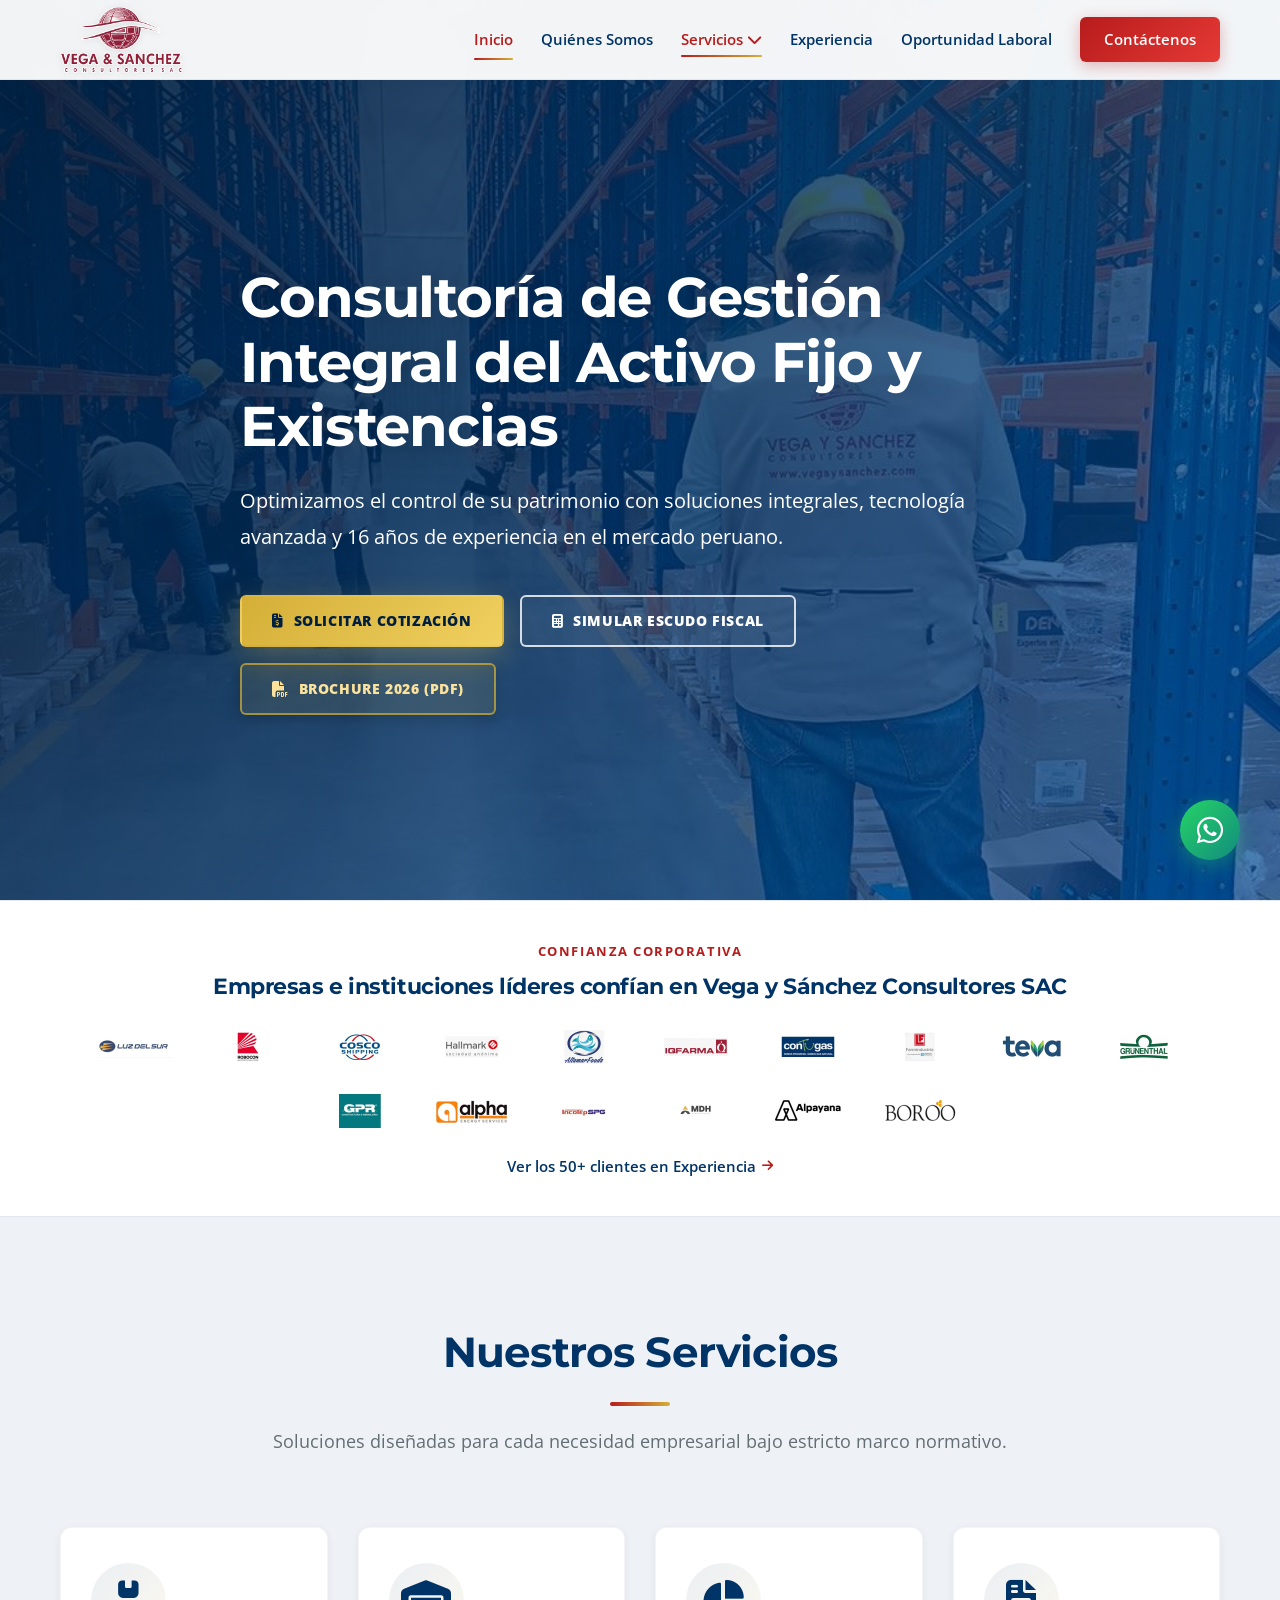
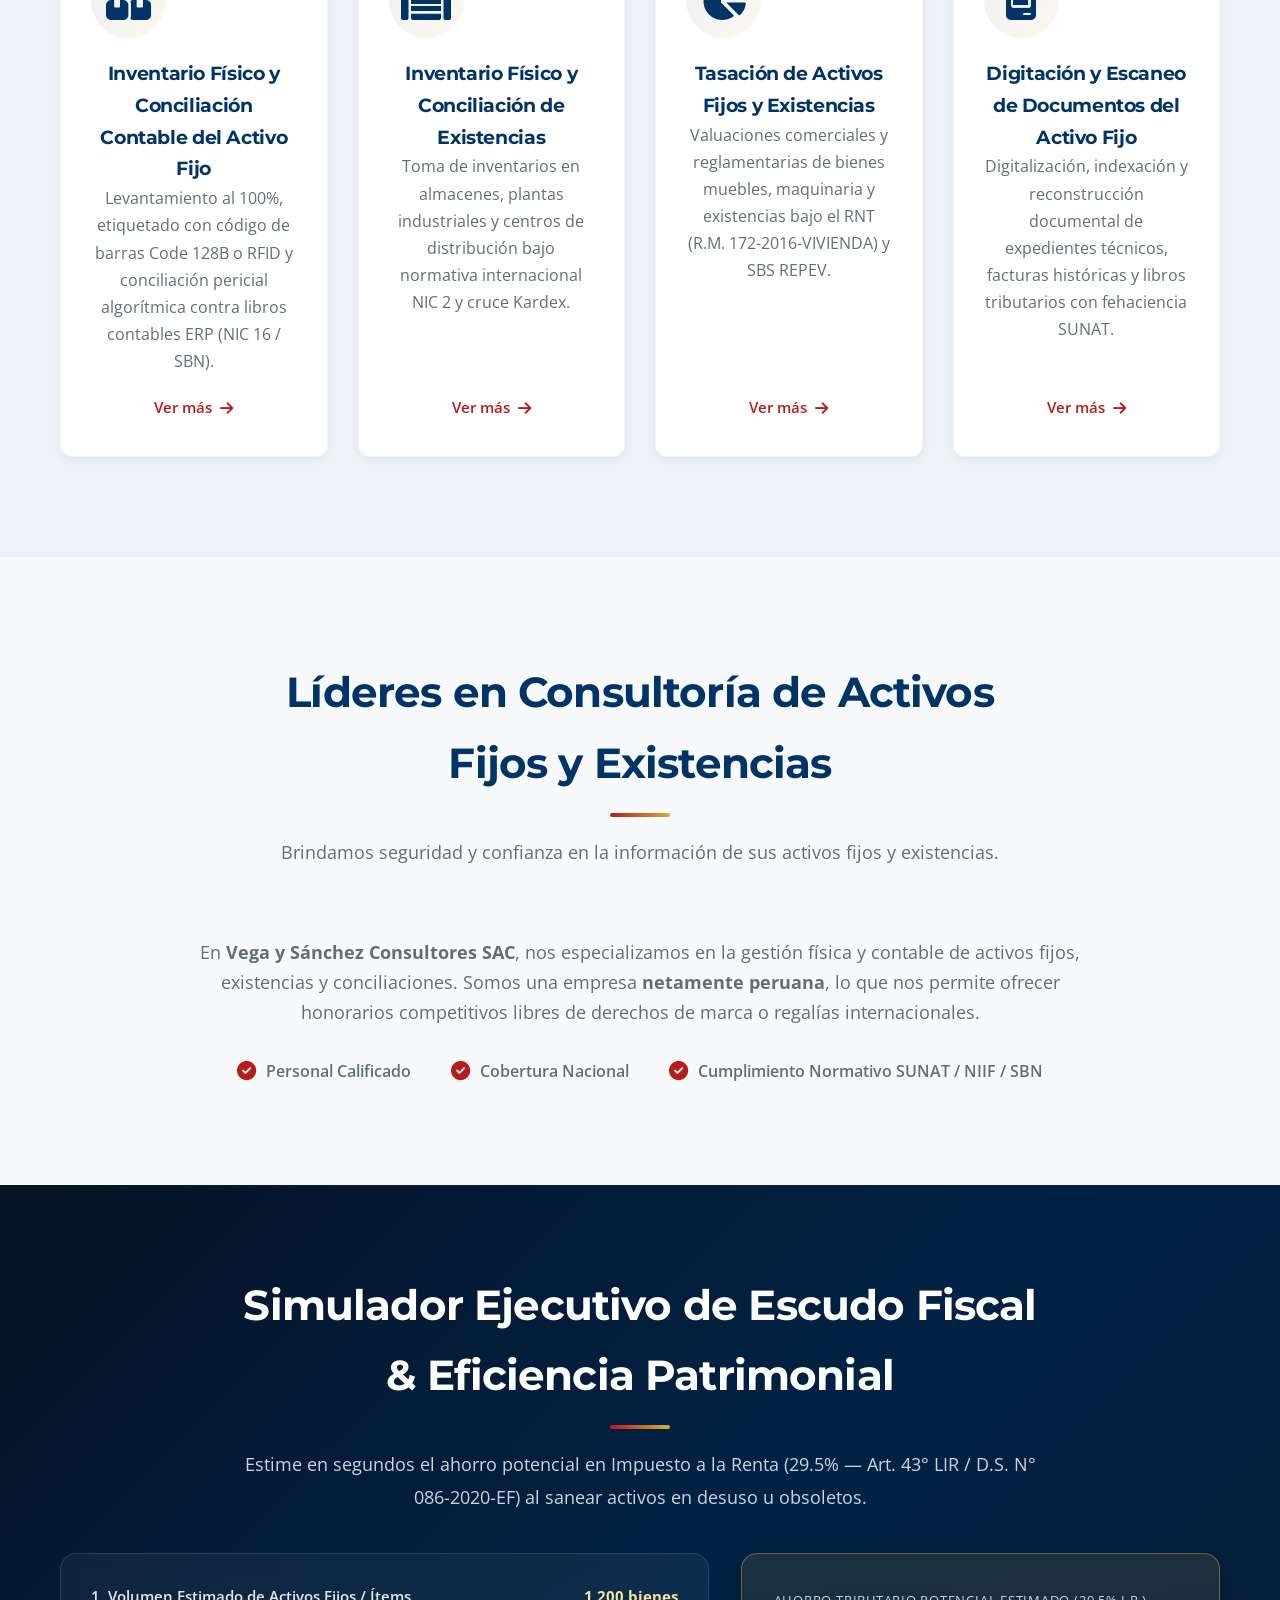
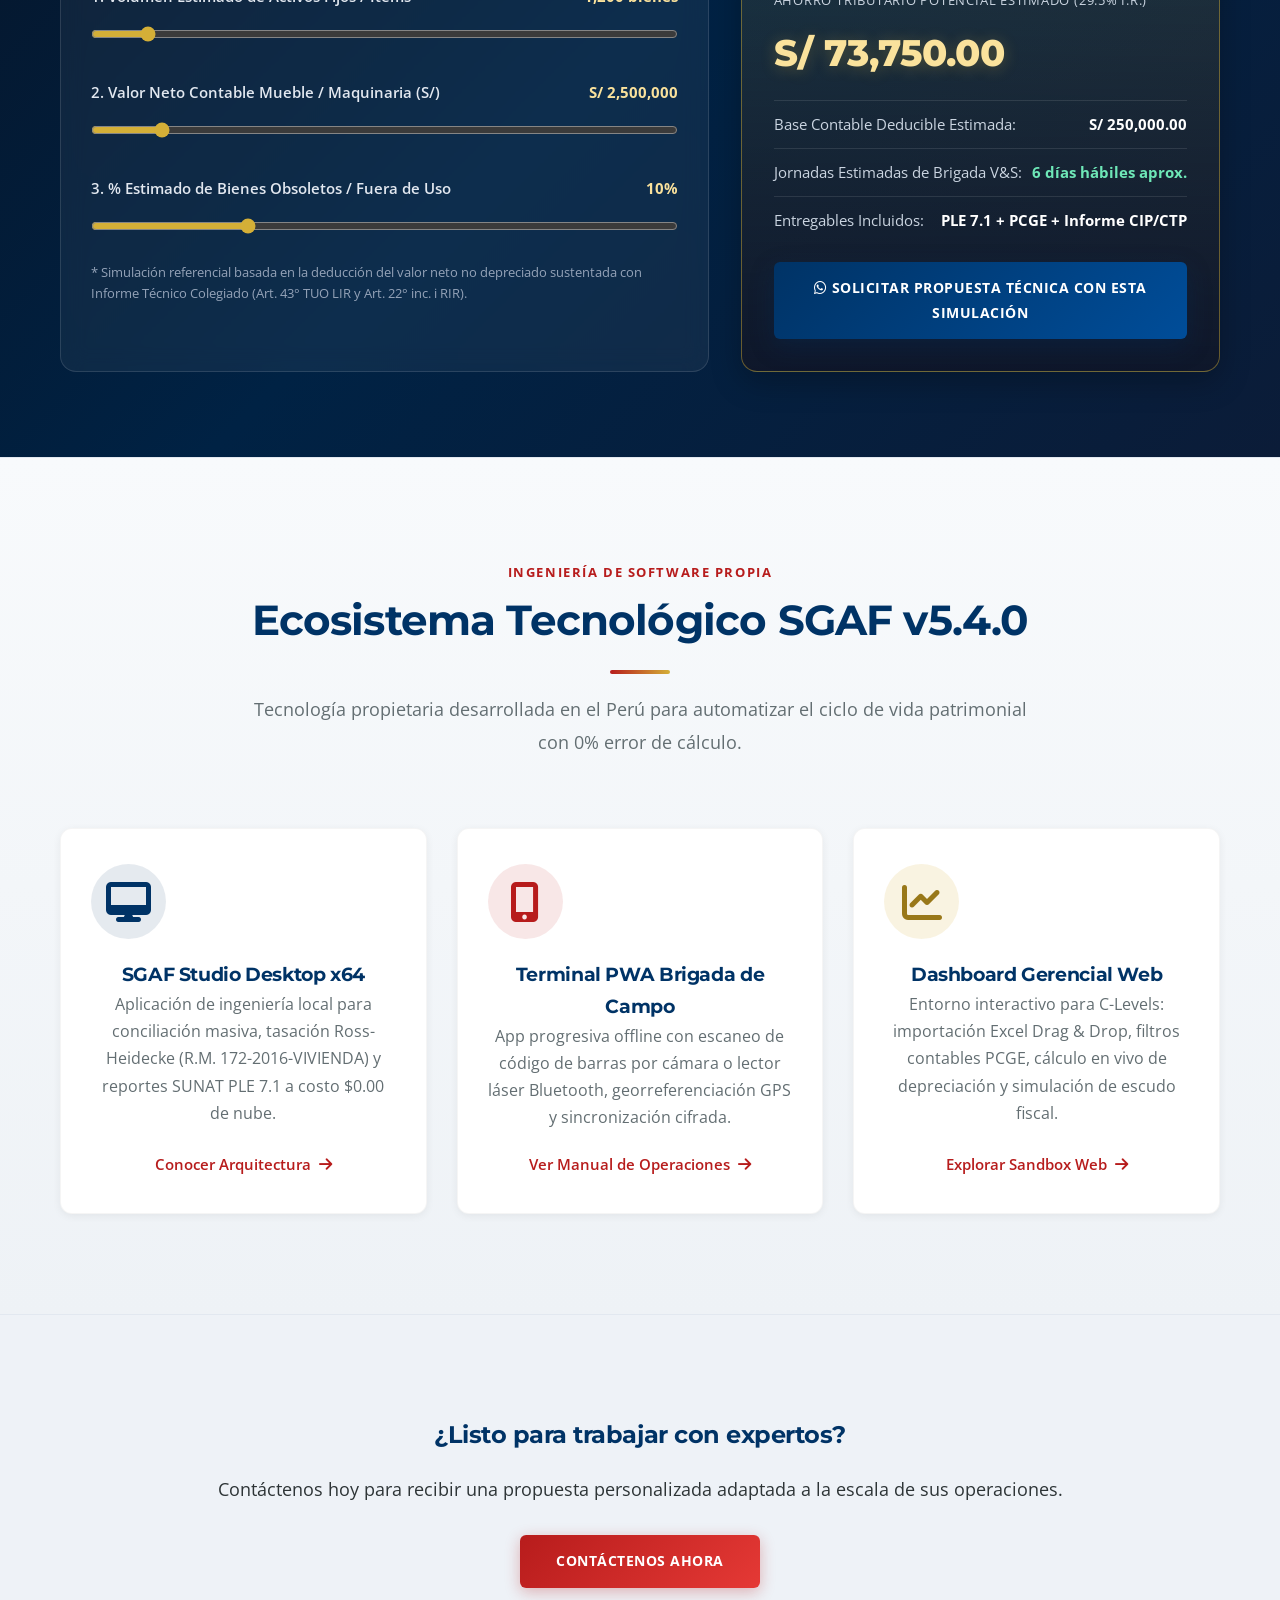
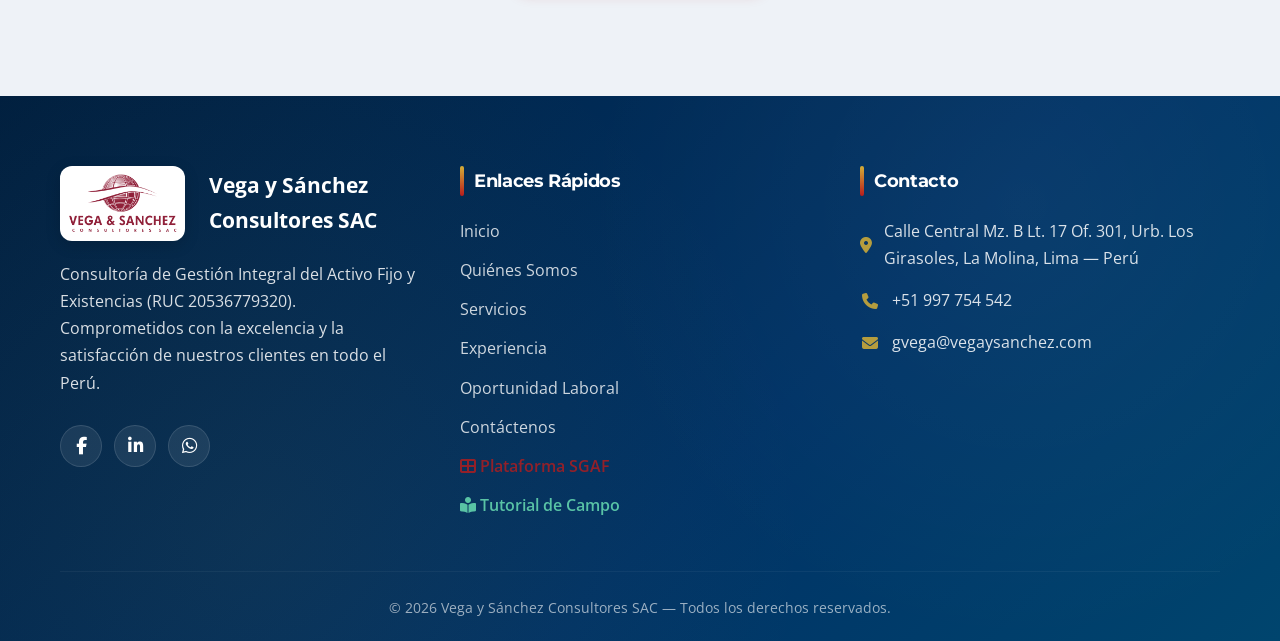
<file: index.html>
<!DOCTYPE html>
<html lang="es">

<head>
    <meta charset="UTF-8">
    <meta name="viewport" content="width=device-width, initial-scale=1.0">
    <meta name="theme-color" content="#003366">
    <link rel="canonical" href="https://vegaysanchez.com/">
    <meta name="description"
        content="Vega y Sánchez Consultores SAC (RUC 20536779320) - Consultoría de Gestión Integral del Activo Fijo, Existencias (NIC 16 / NIC 2), Tasaciones RNT/SBS y Saneamiento Tributario en Perú.">
    <meta name="keywords" content="inventarios, activos fijos, valuaciones, tasaciones, saneamiento contable, ple 7.1 sunat, nic 16, nic 2, sbn, peru">

    <!-- Open Graph -->
    <meta property="og:type" content="website">
    <meta property="og:url" content="https://vegaysanchez.com/">
    <meta property="og:title"
        content="Vega y Sánchez Consultores SAC | Gestión Integral del Activo Fijo y Existencias">
    <meta property="og:description"
        content="Inventario físico con tecnología láser/PWA, conciliación algorítmica, tasaciones RNT/SBS y escudo fiscal Art. 43° LIR. 16 años de experiencia en el Perú.">
    <meta property="og:image" content="img/logo.png">

    <title>Vega y Sánchez Consultores SAC | Gestión Integral del Activo Fijo y Existencias</title>

    <link rel="icon" type="image/png" href="img/logo.png">

    <!-- Schema.org JSON-LD B2B -->
    <script type="application/ld+json">
    {
      "@context": "https://schema.org",
      "@type": "AccountingService",
      "name": "Vega y Sánchez Consultores SAC",
      "taxID": "20536779320",
      "url": "https://vegaysanchez.com/",
      "logo": "https://vegaysanchez.com/img/logo.png",
      "telephone": "+51997754542",
      "email": "gvega@vegaysanchez.com",
      "address": {
        "@type": "PostalAddress",
        "streetAddress": "Calle Central Mz. B Lt. 17 Of. 301 Urb. Los Girasoles",
        "addressLocality": "La Molina, Lima",
        "addressCountry": "PE"
      },
      "geo": {
        "@type": "GeoCoordinates",
        "latitude": "-12.0747",
        "longitude": "-76.9242"
      },
      "openingHoursSpecification": {
        "@type": "OpeningHoursSpecification",
        "dayOfWeek": [
          "Monday",
          "Tuesday",
          "Wednesday",
          "Thursday",
          "Friday"
        ],
        "opens": "08:30",
        "closes": "18:00"
      },
      "areaServed": "PE",
      "description": "Empresa peruana especializada en inventario físico y conciliación contable de activos fijos (NIC 16 / SBN) y existencias (NIC 2), valuaciones periciales RNT y saneamiento tributario SUNAT."
    }
    </script>

    <!-- Fonts -->
    <link rel="preconnect" href="https://fonts.googleapis.com">
    <link rel="preconnect" href="https://fonts.gstatic.com" crossorigin>
    <link
        href="https://fonts.googleapis.com/css2?family=Montserrat:wght@400;500;600;700;800&family=Open+Sans:wght@400;600&display=swap"
        rel="stylesheet">

    <!-- Icons -->
    <link rel="stylesheet" href="https://cdnjs.cloudflare.com/ajax/libs/font-awesome/6.4.0/css/all.min.css">

    <!-- Styles -->
    <link rel="stylesheet" href="styles.css">

    <!-- AOS Animation Library -->
    <link href="https://unpkg.com/aos@2.3.1/dist/aos.css" rel="stylesheet">

    <style>
        .home-hero {
            background-image: url('img/img-servicios_optimized.jpg');
        }

        .service-card-link {
            color: var(--secondary-color);
            font-weight: 600;
            margin-top: auto;
            display: inline-flex;
            align-items: center;
            gap: 8px;
            font-size: 0.95rem;
            transition: all 0.3s var(--ease-premium);
        }

        .service-card-link:hover {
            color: var(--primary-color);
            gap: 12px;
        }
    </style>
</head>

<body>
    <!-- Navbar -->
    <nav class="navbarbox" id="navbar">
        <div class="container nav-container">
            <a href="index.html" class="logo">
                <img src="img/logo.png" alt="Vega y Sánchez Consultores SAC" class="nav-logo-img">
            </a>

            <div class="nav-links" id="nav-links">
                <a href="index.html" class="nav-link active">Inicio</a>
                <a href="quienes-somos.html" class="nav-link">Quiénes Somos</a>
                <div class="dropdown">
                    <a href="index.html#servicios" class="nav-link">Servicios <i class="fas fa-chevron-down"></i></a>
                    <div class="dropdown-content">
                        <a href="inventarios.html#activos-fijos">Inventario físico y conciliación contable del activo fijo</a>
                        <a href="inventarios.html#existencias">Inventario físico y conciliación de existencias</a>
                        <a href="valuaciones.html">Tasación de activos fijos y existencias</a>
                        <a href="saneamiento.html">Digitación y escaneo de documentos del activo fijo</a>
                    </div>
                </div>
                <a href="experiencia.html" class="nav-link">Experiencia</a>
                <a href="oportunidad-laboral.html" class="nav-link">Oportunidad Laboral</a>
                <a href="contacto.html" class="nav-link btn-nav">Contáctenos</a>
            </div>

            <div class="menu-toggle" id="menu-toggle">
                <i class="fas fa-bars"></i>
            </div>
        </div>
    </nav>

    <!-- Hero Section -->
    <section class="home-hero">
        <div class="container">
            <div class="hero-content" data-aos="fade-up">
                <h1 class="hero-title">Consultoría de Gestión Integral del Activo Fijo y Existencias</h1>
                <p class="hero-subtitle">Optimizamos el control de su patrimonio con soluciones integrales, tecnología
                    avanzada y 16 años de experiencia en el mercado peruano.</p>
                <div class="hero-buttons">
                    <a href="contacto.html" class="btn btn-primary-hero pulse-animation"><i class="fas fa-file-invoice-dollar"></i> Solicitar Cotización</a>
                    <a href="#simulador-roi" class="btn btn-outline"><i class="fas fa-calculator"></i> Simular Escudo Fiscal</a>
                    <a href="Brochure_Corporativo_Vega_y_Sanchez_2026.pdf" download class="btn btn-brochure"><i class="fas fa-file-pdf"></i> Brochure 2026 (PDF)</a>
                </div>
            </div>
        </div>
    </section>

    <!-- Trusted Clients Preview (Inmediatamente después del Hero) -->
    <section style="padding: 36px 0; background: #ffffff; border-top: 1px solid #e2e8f0; border-bottom: 1px solid #e2e8f0;">
        <div class="container">
            <div style="text-align: center; margin-bottom: 22px;" data-aos="fade-up">
                <span style="font-size: 0.8rem; text-transform: uppercase; letter-spacing: 0.12em; color: var(--secondary-color); font-weight: 700;">Confianza Corporativa</span>
                <h3 style="font-size: 1.35rem; color: var(--primary-color); margin-top: 4px;">Empresas e instituciones líderes confían en Vega y Sánchez Consultores SAC</h3>
            </div>
            <div style="display: flex; justify-content: center; align-items: center; gap: 24px 32px; flex-wrap: wrap; max-width: 1100px; margin: 0 auto;" data-aos="fade-up" data-aos-delay="100">
                <picture><source srcset="img/luz-del-sur.webp" type="image/webp"><img src="img/luz-del-sur.png" alt="Luz del Sur" style="height: 40px; max-width: 140px; object-fit: contain;" loading="lazy"></picture>
                <picture><source srcset="img/b6_01.webp" type="image/webp"><img src="img/b6_01.png" alt="Cliente Vega y Sánchez" style="height: 40px; max-width: 140px; object-fit: contain;" loading="lazy"></picture>
                <picture><source srcset="img/b6_02.webp" type="image/webp"><img src="img/b6_02.png" alt="Cliente Vega y Sánchez" style="height: 40px; max-width: 140px; object-fit: contain;" loading="lazy"></picture>
                <picture><source srcset="img/b6_03.webp" type="image/webp"><img src="img/b6_03.png" alt="Cliente Vega y Sánchez" style="height: 40px; max-width: 140px; object-fit: contain;" loading="lazy"></picture>
                <picture><source srcset="img/b6_04.webp" type="image/webp"><img src="img/b6_04.png" alt="Cliente Vega y Sánchez" style="height: 40px; max-width: 140px; object-fit: contain;" loading="lazy"></picture>
                <picture><source srcset="img/b6_05.webp" type="image/webp"><img src="img/b6_05.png" alt="Cliente Vega y Sánchez" style="height: 40px; max-width: 140px; object-fit: contain;" loading="lazy"></picture>
                <picture><source srcset="img/b7_01.webp" type="image/webp"><img src="img/b7_01.png" alt="Cliente Vega y Sánchez" style="height: 40px; max-width: 140px; object-fit: contain;" loading="lazy"></picture>
                <picture><source srcset="img/b7_02.webp" type="image/webp"><img src="img/b7_02.png" alt="Cliente Vega y Sánchez" style="height: 40px; max-width: 140px; object-fit: contain;" loading="lazy"></picture>
                <picture><source srcset="img/b7_03.webp" type="image/webp"><img src="img/b7_03.png" alt="Cliente Vega y Sánchez" style="height: 40px; max-width: 140px; object-fit: contain;" loading="lazy"></picture>
                <picture><source srcset="img/b7_04.webp" type="image/webp"><img src="img/b7_04.png" alt="Cliente Vega y Sánchez" style="height: 40px; max-width: 140px; object-fit: contain;" loading="lazy"></picture>
                <picture><source srcset="img/b8_01.webp" type="image/webp"><img src="img/b8_01.png" alt="Cliente Vega y Sánchez" style="height: 40px; max-width: 140px; object-fit: contain;" loading="lazy"></picture>
                <picture><source srcset="img/b8_02.webp" type="image/webp"><img src="img/b8_02.png" alt="Cliente Vega y Sánchez" style="height: 40px; max-width: 140px; object-fit: contain;" loading="lazy"></picture>
                <picture><source srcset="img/b8_03.webp" type="image/webp"><img src="img/b8_03.png" alt="Cliente Vega y Sánchez" style="height: 40px; max-width: 140px; object-fit: contain;" loading="lazy"></picture>
                <picture><source srcset="img/b8_04.webp" type="image/webp"><img src="img/b8_04.png" alt="Cliente Vega y Sánchez" style="height: 40px; max-width: 140px; object-fit: contain;" loading="lazy"></picture>
                <picture><source srcset="img/b8_05.webp" type="image/webp"><img src="img/b8_05.png" alt="Cliente Vega y Sánchez" style="height: 40px; max-width: 140px; object-fit: contain;" loading="lazy"></picture>
                <picture><source srcset="img/b8_06.webp" type="image/webp"><img src="img/b8_06.png" alt="Cliente Vega y Sánchez" style="height: 40px; max-width: 140px; object-fit: contain;" loading="lazy"></picture>
            </div>
            <div style="text-align: center; margin-top: 22px;">
                <a href="experiencia.html" style="color: var(--primary-color); font-weight: 600; font-size: 0.95rem; display: inline-flex; align-items: center; gap: 6px;">
                    Ver los 50+ clientes en Experiencia <i class="fas fa-arrow-right" style="font-size: 0.8rem; color: var(--secondary-color);"></i>
                </a>
            </div>
        </div>
    </section>

    <!-- Services Section -->
    <section class="section bg-light" id="servicios">
        <div class="container">
            <div class="section-header" data-aos="fade-up">
                <h2 class="section-title">Nuestros Servicios</h2>
                <p class="section-subtitle">Soluciones diseñadas para cada necesidad empresarial bajo estricto marco normativo.</p>
            </div>

            <div class="services-grid">
                <div class="service-card" data-aos="fade-up" data-aos-delay="100">
                    <div class="service-icon"><i class="fas fa-boxes"></i></div>
                    <h3>Inventario Físico y Conciliación Contable del Activo Fijo</h3>
                    <p>Levantamiento al 100%, etiquetado con código de barras Code 128B o RFID y conciliación pericial algorítmica contra libros contables ERP (NIC 16 / SBN).</p>
                    <a href="inventarios.html#activos-fijos" class="service-card-link">Ver más <i class="fas fa-arrow-right"></i></a>
                </div>

                <div class="service-card" data-aos="fade-up" data-aos-delay="200">
                    <div class="service-icon"><i class="fas fa-warehouse"></i></div>
                    <h3>Inventario Físico y Conciliación de Existencias</h3>
                    <p>Toma de inventarios en almacenes, plantas industriales y centros de distribución bajo normativa internacional NIC 2 y cruce Kardex.</p>
                    <a href="inventarios.html#existencias" class="service-card-link">Ver más <i class="fas fa-arrow-right"></i></a>
                </div>

                <div class="service-card" data-aos="fade-up" data-aos-delay="300">
                    <div class="service-icon"><i class="fas fa-chart-pie"></i></div>
                    <h3>Tasación de Activos Fijos y Existencias</h3>
                    <p>Valuaciones comerciales y reglamentarias de bienes muebles, maquinaria y existencias bajo el RNT (R.M. 172-2016-VIVIENDA) y SBS REPEV.</p>
                    <a href="valuaciones.html" class="service-card-link">Ver más <i class="fas fa-arrow-right"></i></a>
                </div>

                <div class="service-card" data-aos="fade-up" data-aos-delay="400">
                    <div class="service-icon"><i class="fas fa-file-invoice"></i></div>
                    <h3>Digitación y Escaneo de Documentos del Activo Fijo</h3>
                    <p>Digitalización, indexación y reconstrucción documental de expedientes técnicos, facturas históricas y libros tributarios con fehaciencia SUNAT.</p>
                    <a href="saneamiento.html" class="service-card-link">Ver más <i class="fas fa-arrow-right"></i></a>
                </div>
            </div>
        </div>
    </section>

    <!-- About Summary -->
    <section class="section">
        <div class="container">
            <div class="section-header" data-aos="fade-up">
                <h2 class="section-title">Líderes en Consultoría de Activos Fijos y Existencias</h2>
                <p class="section-subtitle">Brindamos seguridad y confianza en la información de sus activos fijos y existencias.</p>
            </div>
            <div style="text-align: center; max-width: 900px; margin: 0 auto; color: var(--text-light);"
                data-aos="fade-up" data-aos-delay="100">
                <p style="font-size: 1.1rem; margin-bottom: 30px;">
                    En <strong>Vega y Sánchez Consultores SAC</strong>, nos especializamos en la gestión física y
                    contable
                    de activos fijos, existencias y conciliaciones.
                    Somos una empresa <strong>netamente peruana</strong>, lo que nos permite ofrecer honorarios
                    competitivos
                    libres de derechos de marca o regalías internacionales.
                </p>
                <div style="display: flex; justify-content: center; gap: 40px; flex-wrap: wrap;">
                    <div style="display: flex; align-items: center; gap: 10px;">
                        <i class="fas fa-check-circle" style="color: var(--secondary-color); font-size: 1.2rem;"></i>
                        <span style="font-weight: 600;">Personal Calificado</span>
                    </div>
                    <div style="display: flex; align-items: center; gap: 10px;">
                        <i class="fas fa-check-circle" style="color: var(--secondary-color); font-size: 1.2rem;"></i>
                        <span style="font-weight: 600;">Cobertura Nacional</span>
                    </div>
                    <div style="display: flex; align-items: center; gap: 10px;">
                        <i class="fas fa-check-circle" style="color: var(--secondary-color); font-size: 1.2rem;"></i>
                        <span style="font-weight: 600;">Cumplimiento Normativo SUNAT / NIIF / SBN</span>
                    </div>
                </div>
            </div>
        </div>
    </section>

    <!-- Interactive B2B Tax Shield & ROI Simulator -->
    <section class="roi-section" id="simulador-roi">
        <div class="container">
            <div class="section-header" data-aos="fade-up" style="margin-bottom: 40px;">
                <h2 class="section-title" style="color: #ffffff;">Simulador Ejecutivo de Escudo Fiscal &amp; Eficiencia Patrimonial</h2>
                <p class="section-subtitle" style="color: #cbd5e1;">Estime en segundos el ahorro potencial en Impuesto a la Renta (29.5% — Art. 43° LIR / D.S. N° 086-2020-EF) al sanear activos en desuso u obsoletos.</p>
            </div>

            <div class="roi-grid" data-aos="fade-up" data-aos-delay="100">
                <div class="roi-card">
                    <div class="roi-field">
                        <label>
                            <span>1. Volumen Estimado de Activos Fijos / Ítems</span>
                            <strong id="lbl-roi-items" style="color: #fae29c;">1,200 bienes</strong>
                        </label>
                        <input type="range" id="rng-roi-items" min="100" max="20000" step="100" value="1200" oninput="updateRoiSimulator()">
                    </div>

                    <div class="roi-field">
                        <label>
                            <span>2. Valor Neto Contable Mueble / Maquinaria (S/)</span>
                            <strong id="lbl-roi-vneto" style="color: #fae29c;">S/ 2,500,000</strong>
                        </label>
                        <input type="range" id="rng-roi-vneto" min="100000" max="30000000" step="100000" value="2500000" oninput="updateRoiSimulator()">
                    </div>

                    <div class="roi-field" style="margin-bottom: 8px;">
                        <label>
                            <span>3. % Estimado de Bienes Obsoletos / Fuera de Uso</span>
                            <strong id="lbl-roi-obs" style="color: #fae29c;">10%</strong>
                        </label>
                        <input type="range" id="rng-roi-obs" min="2" max="35" step="1" value="10" oninput="updateRoiSimulator()">
                    </div>
                    <p style="font-size: 0.8rem; color: #94a3b8; margin-top: 12px;">
                        * Simulación referencial basada en la deducción del valor neto no depreciado sustentada con Informe Técnico Colegiado (Art. 43° TUO LIR y Art. 22° inc. i RIR).
                    </p>
                </div>

                <div class="roi-result-panel">
                    <div>
                        <span style="font-size: 0.8rem; text-transform: uppercase; letter-spacing: 0.06em; color: #cbd5e1;">Ahorro Tributario Potencial Estimado (29.5% I.R.)</span>
                        <div class="roi-kpi-big" id="out-roi-shield">S/ 73,750.00</div>

                        <div class="roi-sub-row">
                            <span style="color: #cbd5e1;">Base Contable Deducible Estimada:</span>
                            <strong id="out-roi-base">S/ 250,000.00</strong>
                        </div>
                        <div class="roi-sub-row">
                            <span style="color: #cbd5e1;">Jornadas Estimadas de Brigada V&amp;S:</span>
                            <strong id="out-roi-days" style="color: #6ee7b7;">6 días hábiles</strong>
                        </div>
                        <div class="roi-sub-row">
                            <span style="color: #cbd5e1;">Entregables Incluidos:</span>
                            <strong>PLE 7.1 + PCGE + Informe CIP/CTP</strong>
                        </div>
                    </div>

                    <a id="btn-roi-wa" href="https://wa.me/51997754542" target="_blank" rel="noopener" class="btn" style="text-align: center; margin-top: 18px; width: 100%; display: block;">
                        <i class="fab fa-whatsapp"></i> Solicitar Propuesta Técnica con esta Simulación
                    </a>
                </div>
            </div>
        </div>
    </section>

    <!-- Suite Tecnológica SGAF v5.4.0 -->
    <section class="section" style="background: linear-gradient(180deg, #f8fafc 0%, #eef2f6 100%); border-top: 1px solid #e2e8f0; border-bottom: 1px solid #e2e8f0;">
        <div class="container">
            <div class="section-header" data-aos="fade-up">
                <span style="font-size: 0.82rem; text-transform: uppercase; letter-spacing: 0.12em; color: var(--secondary-color); font-weight: 700;">Ingeniería de Software Propia</span>
                <h2 class="section-title">Ecosistema Tecnológico SGAF v5.4.0</h2>
                <p class="section-subtitle">Tecnología propietaria desarrollada en el Perú para automatizar el ciclo de vida patrimonial con 0% error de cálculo.</p>
            </div>
            <div class="services-grid" style="grid-template-columns: repeat(auto-fit, minmax(300px, 1fr));">
                <div class="service-card" data-aos="fade-up" data-aos-delay="100">
                    <div class="service-icon" style="background: rgba(0, 51, 102, 0.1); color: var(--primary-color);"><i class="fas fa-desktop"></i></div>
                    <h3>SGAF Studio Desktop x64</h3>
                    <p>Aplicación de ingeniería local para conciliación masiva, tasación Ross-Heidecke (R.M. 172-2016-VIVIENDA) y reportes SUNAT PLE 7.1 a costo $0.00 de nube.</p>
                    <a href="software.html" class="service-card-link">Conocer Arquitectura <i class="fas fa-arrow-right"></i></a>
                </div>
                <div class="service-card" data-aos="fade-up" data-aos-delay="200">
                    <div class="service-icon" style="background: rgba(183, 28, 28, 0.1); color: var(--secondary-color);"><i class="fas fa-mobile-alt"></i></div>
                    <h3>Terminal PWA Brigada de Campo</h3>
                    <p>App progresiva offline con escaneo de código de barras por cámara o lector láser Bluetooth, georreferenciación GPS y sincronización cifrada.</p>
                    <a href="tutorial-campo.html" class="service-card-link">Ver Manual de Operaciones <i class="fas fa-arrow-right"></i></a>
                </div>
                <div class="service-card" data-aos="fade-up" data-aos-delay="300">
                    <div class="service-icon" style="background: rgba(212, 175, 55, 0.15); color: #997819;"><i class="fas fa-chart-line"></i></div>
                    <h3>Dashboard Gerencial Web</h3>
                    <p>Entorno interactivo para C-Levels: importación Excel Drag &amp; Drop, filtros contables PCGE, cálculo en vivo de depreciación y simulación de escudo fiscal.</p>
                    <a href="dashboard.html" class="service-card-link">Explorar Sandbox Web <i class="fas fa-arrow-right"></i></a>
                </div>
            </div>
        </div>
    </section>

    <!-- CTA Contact -->
    <section class="section cta-home">
        <div class="container" data-aos="zoom-in">
            <h2 style="color: var(--primary-color); margin-bottom: 20px;">¿Listo para trabajar con expertos?</h2>
            <p style="margin-bottom: 30px; font-size: 1.1rem;">Contáctenos hoy para recibir una propuesta personalizada adaptada a la escala de sus operaciones.
            </p>
            <a href="contacto.html" class="btn btn-secondary pulse-animation">Contáctenos Ahora</a>
        </div>
    </section>

    <!-- Footer Maestro Canónico -->
    <footer class="footer">
        <div class="container">
            <div class="footer-grid">
                <div class="footer-info">
                    <div class="footer-logo">
                        <img src="img/logo.png" alt="Vega y Sánchez Consultores SAC">
                        <span>Vega y Sánchez Consultores SAC</span>
                    </div>
                    <p>Consultoría de Gestión Integral del Activo Fijo y Existencias (RUC 20536779320). Comprometidos con la excelencia y la satisfacción de nuestros clientes en todo el Perú.</p>
                    <div class="footer-social">
                        <a href="https://facebook.com/vegaysanchez" class="social-link" target="_blank" rel="noopener" aria-label="Facebook"><i class="fab fa-facebook-f"></i></a>
                        <a href="https://linkedin.com/company/vegaysanchez" class="social-link" target="_blank" rel="noopener" aria-label="LinkedIn"><i class="fab fa-linkedin-in"></i></a>
                        <a href="https://wa.me/51997754542" class="social-link" target="_blank" rel="noopener" aria-label="WhatsApp"><i class="fab fa-whatsapp"></i></a>
                    </div>
                </div>
                <div class="footer-links">
                    <h3>Enlaces Rápidos</h3>
                    <ul>
                        <li><a href="index.html">Inicio</a></li>
                        <li><a href="quienes-somos.html">Quiénes Somos</a></li>
                        <li><a href="index.html#servicios">Servicios</a></li>
                        <li><a href="experiencia.html">Experiencia</a></li>
                        <li><a href="oportunidad-laboral.html">Oportunidad Laboral</a></li>
                        <li><a href="contacto.html">Contáctenos</a></li>
                        <li><a href="dashboard.html" style="color: var(--secondary-color); font-weight: 600;"><i class="fas fa-th-large"></i> Plataforma SGAF</a></li>
                        <li><a href="tutorial-campo.html" style="color: #6ee7b7; font-weight: 600;"><i class="fas fa-book-reader"></i> Tutorial de Campo</a></li>
                    </ul>
                </div>
                <div class="footer-contact">
                    <h3>Contacto</h3>
                    <p><i class="fas fa-map-marker-alt"></i> Calle Central Mz. B Lt. 17 Of. 301, Urb. Los Girasoles, La Molina, Lima — Perú</p>
                    <p><i class="fas fa-phone"></i> <a href="tel:+51997754542" style="color: inherit; text-decoration: none;">+51 997 754 542</a></p>
                    <p><i class="fas fa-envelope"></i> <a href="mailto:gvega@vegaysanchez.com" style="color: inherit; text-decoration: none;">gvega@vegaysanchez.com</a></p>
                </div>
            </div>
            <div class="footer-bottom">
                <p>&copy; <span class="current-year">2026</span> Vega y Sánchez Consultores SAC — Todos los derechos reservados.</p>
            </div>
        </div>
    </footer>

    <script src="https://unpkg.com/aos@2.3.1/dist/aos.js"></script>
    <script src="script.js"></script>
    <script>
        function updateRoiSimulator() {
            const items = parseInt(document.getElementById("rng-roi-items").value, 10) || 1200;
            const vneto = parseFloat(document.getElementById("rng-roi-vneto").value) || 2500000;
            const obsPct = parseFloat(document.getElementById("rng-roi-obs").value) || 10;

            const baseDeducible = vneto * (obsPct / 100);
            const shield = baseDeducible * 0.295;
            const estDays = Math.max(Math.ceil(items / 220), 2);

            document.getElementById("lbl-roi-items").textContent = items.toLocaleString("es-PE") + " bienes";
            document.getElementById("lbl-roi-vneto").textContent = "S/ " + vneto.toLocaleString("es-PE");
            document.getElementById("lbl-roi-obs").textContent = obsPct + "%";

            document.getElementById("out-roi-base").textContent = "S/ " + baseDeducible.toLocaleString("es-PE", { minimumFractionDigits: 2, maximumFractionDigits: 2 });
            document.getElementById("out-roi-shield").textContent = "S/ " + shield.toLocaleString("es-PE", { minimumFractionDigits: 2, maximumFractionDigits: 2 });
            document.getElementById("out-roi-days").textContent = estDays + " días hábiles aprox.";

            const msg = encodeURIComponent(
                `Hola Vega y Sánchez Consultores SAC, deseo cotizar un servicio de Inventario, Conciliación y Saneamiento Patrimonial para aprox. ${items.toLocaleString("es-PE")} activos (Valor Neto ref. S/ ${vneto.toLocaleString("es-PE")}, Escudo Fiscal estimado S/ ${Math.round(shield).toLocaleString("es-PE")}).`
            );
            document.getElementById("btn-roi-wa").href = `https://wa.me/51997754542?text=${msg}`;
        }
        document.addEventListener("DOMContentLoaded", updateRoiSimulator);
    </script>
    <a href="https://wa.me/51997754542" class="whatsapp-float" target="_blank" rel="noopener">
        <i class="fab fa-whatsapp"></i>
    </a>
</body>

</html>
</file>
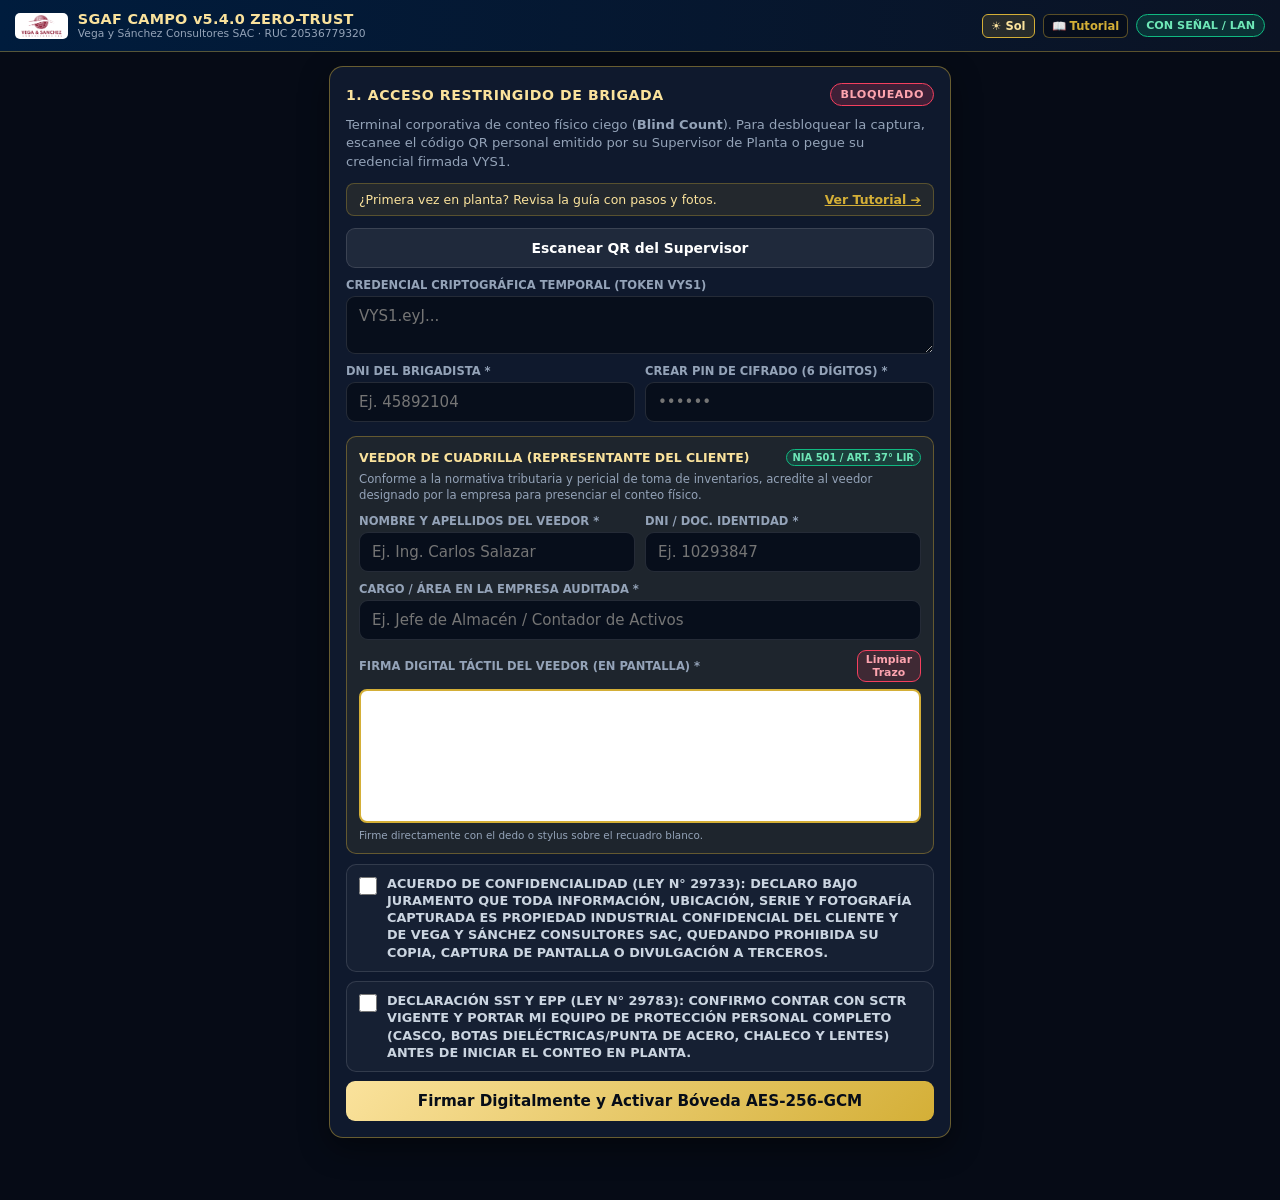
<file: campo.html>
<!DOCTYPE html>
<html lang="es">
<head>
    <meta charset="UTF-8">
    <meta name="viewport" content="width=device-width, initial-scale=1.0, maximum-scale=1.0, user-scalable=no">
    <meta name="theme-color" content="#003366">
    <meta name="apple-mobile-web-app-capable" content="yes">
    <meta name="robots" content="noindex, nofollow">
    <title>SGAF Campo v5.4.0 Zero-Trust — Vega y Sánchez Consultores SAC</title>
    <link rel="manifest" href="manifest.json">
    <link rel="icon" type="image/png" href="img/logo.png">
    <style>
        :root {
            --bg: #060b16;
            --card: #0f192d;
            --card-alt: #132038;
            --border: rgba(255, 255, 255, 0.12);
            --gold: #d4af37;
            --gold-light: #fae29c;
            --navy: #003366;
            --emerald: #10b981;
            --amber: #f59e0b;
            --ruby: #f43f5e;
            --text: #f8fafc;
            --muted: #94a3b8;
        }
        * { box-sizing: border-box; margin: 0; padding: 0; font-family: system-ui, -apple-system, 'Segoe UI', Roboto, sans-serif; }
        body { background: var(--bg); color: var(--text); min-height: 100vh; padding-bottom: 48px; }

        /* Modo Alto Contraste Solar (Visibilidad a pleno sol en mina/patio) */
        body.solar-theme { background: #ffffff !important; color: #000000 !important; }
        body.solar-theme header { background: #e2e8f0 !important; border-bottom: 2px solid #000000 !important; }
        body.solar-theme .brand h1 { color: #000000 !important; }
        body.solar-theme .brand .sub { color: #334155 !important; }
        body.solar-theme .card { background: #f8fafc !important; border: 2px solid #000000 !important; box-shadow: 0 4px 12px rgba(0,0,0,0.15) !important; }
        body.solar-theme .card h2 { color: #000000 !important; font-weight: 900 !important; }
        body.solar-theme label { color: #000000 !important; font-weight: 800 !important; }
        body.solar-theme input, body.solar-theme select, body.solar-theme textarea { background: #ffffff !important; color: #000000 !important; border: 2px solid #000000 !important; font-weight: 700 !important; }
        body.solar-theme .btn-sec { background: #cbd5e1 !important; color: #000000 !important; border: 2px solid #000000 !important; }
        body.solar-theme .btn-gold { background: #f59e0b !important; color: #000000 !important; border: 2px solid #000000 !important; font-weight: 900 !important; }
        body.solar-theme .stat-box { background: #e2e8f0 !important; border: 2px solid #000000 !important; }
        body.solar-theme .stat-box strong { color: #000000 !important; }
        body.solar-theme .stat-box span { color: #334155 !important; font-weight: 700 !important; }
        body.solar-theme .badge-banner { background: #f1f5f9 !important; border: 2px solid #000000 !important; }
        body.solar-theme .item-row { background: #ffffff !important; border: 1px solid #000000 !important; color: #000000 !important; }
        body.solar-theme .item-row small { color: #334155 !important; }

        header {
            background: linear-gradient(90deg, #001c3d, #0b1324);
            border-bottom: 1px solid rgba(212, 175, 55, 0.4);
            padding: 11px 15px;
            display: flex;
            justify-content: space-between;
            align-items: center;
            position: sticky;
            top: 0;
            z-index: 60;
        }
        .brand { display: flex; align-items: center; gap: 10px; }
        .brand img { height: 26px; background: #fff; padding: 2px 6px; border-radius: 5px; }
        .brand h1 { font-size: 0.9rem; font-weight: 800; letter-spacing: 0.02em; color: var(--gold-light); }
        .brand .sub { font-size: 0.67rem; color: var(--muted); }

        .pill {
            font-size: 0.7rem; font-weight: 700; padding: 4px 9px; border-radius: 999px;
            background: rgba(16, 185, 129, 0.18); color: #6ee7b7; border: 1px solid var(--emerald);
        }
        .pill.offline { background: rgba(245, 158, 11, 0.18); color: #fcd34d; border-color: var(--amber); }
        .pill.danger { background: rgba(244, 63, 94, 0.2); color: #fda4af; border: 1px solid var(--ruby); }

        .wrap { max-width: 650px; margin: 0 auto; padding: 14px; display: flex; flex-direction: column; gap: 14px; }
        .card { background: var(--card); border: 1px solid var(--border); border-radius: 14px; padding: 16px; }
        .card-gold { border-color: rgba(212, 175, 55, 0.45); box-shadow: 0 10px 30px rgba(0, 0, 0, 0.45); }
        .card h2 { font-size: 0.88rem; color: var(--gold-light); text-transform: uppercase; letter-spacing: 0.04em; margin-bottom: 10px; display: flex; justify-content: space-between; align-items: center; }

        .row-2 { display: grid; grid-template-columns: 1fr 1fr; gap: 10px; margin-bottom: 10px; }
        .field { display: flex; flex-direction: column; gap: 4px; margin-bottom: 10px; }
        label { font-size: 0.72rem; font-weight: 700; color: var(--muted); text-transform: uppercase; }
        input, select, textarea {
            background: #070e1b; border: 1px solid var(--border); border-radius: 9px;
            padding: 10px 12px; color: #fff; font-size: 0.94rem; width: 100%;
        }
        input:focus, select:focus, textarea:focus { outline: none; border-color: var(--gold); }

        .check-box {
            display: flex; align-items: flex-start; gap: 10px; background: rgba(255, 255, 255, 0.03);
            border: 1px solid var(--border); border-radius: 10px; padding: 10px 12px; margin-bottom: 9px;
            font-size: 0.8rem; color: #cbd5e1; line-height: 1.35;
        }
        .check-box input[type="checkbox"] { width: 18px; height: 18px; margin-top: 2px; flex-shrink: 0; accent-color: var(--gold); }

        .btn-row { display: flex; gap: 8px; flex-wrap: wrap; }
        button {
            border: none; border-radius: 9px; padding: 11px 14px; font-weight: 700;
            font-size: 0.87rem; cursor: pointer; display: inline-flex; align-items: center;
            justify-content: center; gap: 6px; transition: opacity 0.15s;
        }
        button:disabled { opacity: 0.5; cursor: not-allowed; }
        .btn-gold { background: linear-gradient(135deg, #fae29c, #d4af37); color: #070d18; width: 100%; font-size: 0.95rem; }
        .btn-sec { background: rgba(255, 255, 255, 0.07); color: #fff; border: 1px solid var(--border); flex: 1; }
        .btn-green { background: var(--emerald); color: #04130d; font-weight: 800; flex: 1; }
        .btn-amber { background: rgba(245, 158, 11, 0.2); color: #fde68a; border: 1px solid var(--amber); flex: 1; }
        .btn-danger { background: rgba(244, 63, 94, 0.16); color: #fda4af; border: 1px solid var(--ruby); }

        .stats-bar { display: grid; grid-template-columns: repeat(4, 1fr); gap: 7px; text-align: center; }
        .stat-box { background: rgba(0, 0, 0, 0.3); border: 1px solid var(--border); border-radius: 10px; padding: 8px 5px; }
        .stat-box strong { display: block; font-size: 1.12rem; color: #fff; }
        .stat-box span { font-size: 0.65rem; color: var(--muted); text-transform: uppercase; }

        .badge-banner {
            background: var(--card-alt); border: 1px solid rgba(212, 175, 55, 0.3); border-radius: 11px;
            padding: 10px 12px; font-size: 0.78rem; display: flex; flex-wrap: wrap; justify-content: space-between; gap: 8px;
        }
        .alert-nudge {
            background: rgba(245, 158, 11, 0.16); border: 1px solid var(--amber); color: #fde68a;
            border-radius: 10px; padding: 10px 12px; font-size: 0.8rem; display: none;
        }
        .error-msg {
            background: rgba(244, 63, 94, 0.18); border: 1px solid var(--ruby); color: #fecdd3;
            border-radius: 9px; padding: 9px 12px; font-size: 0.8rem; margin-bottom: 10px; display: none;
        }

        video.cam-view { width: 100%; max-height: 220px; object-fit: cover; border-radius: 10px; display: none; margin-bottom: 8px; border: 1px solid var(--gold); background: #000; }
        img#photo-thumb { width: 100%; max-height: 180px; object-fit: cover; border-radius: 8px; display: none; margin-top: 6px; border: 1px solid var(--emerald); }

        .item-list { display: flex; flex-direction: column; gap: 8px; max-height: 290px; overflow-y: auto; }
        .item-row {
            background: rgba(255, 255, 255, 0.03); border: 1px solid var(--border);
            border-radius: 9px; padding: 9px 11px; display: flex; justify-content: space-between; align-items: center; gap: 8px;
        }
        .item-row small { color: var(--muted); display: block; font-size: 0.72rem; }
        .workspace-stack { display: flex; flex-direction: column; gap: 14px; }
        .hidden { display: none !important; }
        @media (max-width: 480px) {
            .row-2 { grid-template-columns: 1fr; }
            .stats-bar { grid-template-columns: repeat(2, 1fr); }
        }
    </style>
</head>
<body>

    <header>
        <div class="brand">
            <img src="img/logo.png" alt="Vega y Sánchez Consultores SAC">
            <div>
                <h1>SGAF CAMPO v5.4.0 ZERO-TRUST</h1>
                <div class="sub">Vega y Sánchez Consultores SAC · RUC 20536779320</div>
            </div>
        </div>
        <div style="display:flex; align-items:center; gap:8px;">
            <button type="button" id="btn-solar" onclick="toggleSolarTheme()" style="padding:4px 8px; font-size:0.72rem; font-weight:700; background:rgba(212,175,55,0.15); border:1px solid var(--gold); color:var(--gold-light); border-radius:6px; cursor:pointer;">☀️ Sol</button>
            <a href="tutorial-campo.html" target="_blank" style="text-decoration:none; font-size:0.72rem; font-weight:700; color:var(--gold); border:1px solid rgba(212,175,55,0.4); padding:4px 8px; border-radius:6px; display:inline-flex; align-items:center; gap:4px; background:rgba(0,0,0,0.3);">📖 Tutorial</a>
            <span id="net-status" class="pill">VERIFICANDO</span>
        </div>
    </header>

    <div class="wrap">

        <!-- =====================================================================
             VISTA 1: COMPUERTA DE ENROLAMIENTO ZERO-TRUST (SIN SESIÓN ACTIVA)
        ====================================================================== -->
        <section id="view-enroll" class="card card-gold">
            <h2><span>1. Acceso Restringido de Brigada</span> <span class="pill danger">BLOQUEADO</span></h2>
            <p style="font-size: 0.82rem; color: var(--muted); margin-bottom: 12px; line-height: 1.4;">
                Terminal corporativa de conteo físico ciego (<strong>Blind Count</strong>). Para desbloquear la captura, escanee el código QR personal emitido por su Supervisor de Planta o pegue su credencial firmada <code>VYS1</code>.
            </p>

            <div style="background:rgba(212,175,55,0.1); border:1px solid rgba(212,175,55,0.3); border-radius:8px; padding:8px 12px; margin-bottom:12px; display:flex; justify-content:space-between; align-items:center;">
                <span style="font-size:0.78rem; color:var(--gold-light);">¿Primera vez en planta? Revisa la guía con pasos y fotos.</span>
                <a href="tutorial-campo.html" target="_blank" style="color:var(--gold); font-size:0.78rem; font-weight:700; text-decoration:underline;">Ver Tutorial ➔</a>
            </div>

            <div id="enroll-error" class="error-msg"></div>

            <video id="qr-video" class="cam-view" playsinline muted></video>
            <div class="btn-row" style="margin-bottom: 10px;">
                <button type="button" class="btn-sec" onclick="iniciarEscaneoQrEnrolamiento()">Escanear QR del Supervisor</button>
            </div>

            <div class="field">
                <label>Credencial Criptográfica Temporal (Token VYS1)</label>
                <textarea id="inp-token" rows="2" placeholder="VYS1.eyJ..."></textarea>
            </div>

            <div class="row-2">
                <div class="field" style="margin:0;">
                    <label>DNI del Brigadista *</label>
                    <input type="text" id="inp-dni" maxlength="12" inputmode="numeric" placeholder="Ej. 45892104">
                </div>
                <div class="field" style="margin:0;">
                    <label>Crear PIN de Cifrado (6 dígitos) *</label>
                    <input type="password" id="inp-new-pin" maxlength="6" inputmode="numeric" placeholder="••••••">
                </div>
            </div>

            
            <!-- Bloque Veedor de Cuadrilla (NIA 501 / Art. 37° inc. f LIR) -->
            <div style="margin-top: 14px; padding: 12px; background: rgba(212, 175, 55, 0.08); border: 1px solid rgba(212, 175, 55, 0.38); border-radius: 10px;">
                <div style="font-size: 0.78rem; font-weight: 800; color: var(--gold-light); text-transform: uppercase; margin-bottom: 6px; display:flex; justify-content:space-between; align-items:center;">
                    <span>Veedor de Cuadrilla (Representante del Cliente)</span>
                    <span class="pill" style="font-size:0.62rem; padding:2px 6px;">NIA 501 / ART. 37° LIR</span>
                </div>
                <p style="font-size:0.73rem; color:var(--muted); margin-bottom:10px; line-height:1.35;">
                    Conforme a la normativa tributaria y pericial de toma de inventarios, acredite al veedor designado por la empresa para presenciar el conteo físico.
                </p>
                <div class="row-2">
                    <div class="field" style="margin:0;">
                        <label>Nombre y Apellidos del Veedor *</label>
                        <input type="text" id="inp-veedor-nombre" placeholder="Ej. Ing. Carlos Salazar">
                    </div>
                    <div class="field" style="margin:0;">
                        <label>DNI / Doc. Identidad *</label>
                        <input type="text" id="inp-veedor-dni" maxlength="12" inputmode="numeric" placeholder="Ej. 10293847">
                    </div>
                </div>
                <div class="field" style="margin-top: 8px;">
                    <label>Cargo / Área en la Empresa Auditada *</label>
                    <input type="text" id="inp-veedor-cargo" placeholder="Ej. Jefe de Almacén / Contador de Activos">
                </div>
                <div class="field" style="margin-top: 8px; margin-bottom:0;">
                    <div style="display:flex; justify-content:space-between; align-items:center; margin-bottom:3px;">
                        <label style="margin:0;">Firma Digital Táctil del Veedor (En Pantalla) *</label>
                        <button type="button" class="btn-sec" onclick="limpiarFirmaVeedor()" style="flex:0; padding:2px 8px; font-size:0.68rem; background:rgba(244,63,94,0.15); border-color:var(--ruby); color:#fda4af;">Limpiar Trazo</button>
                    </div>
                    <div style="background:#ffffff; border:2px solid var(--gold); border-radius:8px; overflow:hidden; touch-action:none;">
                        <canvas id="canvas-veedor" width="600" height="130" style="width:100%; height:130px; display:block; cursor:crosshair;"></canvas>
                    </div>
                    <small style="color:var(--muted); font-size:0.65rem; margin-top:2px;">Firme directamente con el dedo o stylus sobre el recuadro blanco.</small>
                </div>
            </div>

<div style="margin-top: 10px;">
                <label class="check-box">
                    <input type="checkbox" id="chk-nda">
                    <span><strong>Acuerdo de Confidencialidad (Ley N° 29733):</strong> Declaro bajo juramento que toda información, ubicación, serie y fotografía capturada es propiedad industrial confidencial del cliente y de <strong>Vega y Sánchez Consultores SAC</strong>, quedando prohibida su copia, captura de pantalla o divulgación a terceros.</span>
                </label>
                <label class="check-box">
                    <input type="checkbox" id="chk-sst">
                    <span><strong>Declaración SST y EPP (Ley N° 29783):</strong> Confirmo contar con SCTR vigente y portar mi Equipo de Protección Personal completo (casco, botas dieléctricas/punta de acero, chaleco y lentes) antes de iniciar el conteo en planta.</span>
                </label>
            </div>

            <button type="button" class="btn-gold" id="btn-enroll" onclick="procesarEnrolamiento()">
                Firmar Digitalmente y Activar Bóveda AES-256-GCM
            </button>
        </section>

        <!-- =====================================================================
             VISTA 2: PANTALLA DE DESBLOQUEO CON PIN O RECUPERACIÓN ESCROW
        ====================================================================== -->
        <section id="view-unlock" class="card card-gold hidden">
            <h2><span>Bóveda Local Cifrada</span> <span id="unlock-badge" class="pill offline">SESIÓN PROTEGIDA</span></h2>
            <p id="unlock-meta" style="font-size: 0.82rem; color: var(--muted); margin-bottom: 12px;"></p>

            <div id="unlock-error" class="error-msg"></div>

            <div id="pin-unlock-box">
                <div class="field">
                    <label>Ingrese su PIN Personal de 6 Dígitos</label>
                    <input type="password" id="inp-unlock-pin" maxlength="6" inputmode="numeric" placeholder="••••••">
                </div>
                <button type="button" class="btn-gold" onclick="desbloquearConPin()">Desbloquear Terminal de Conteo</button>
            </div>

            <div style="margin-top: 14px; padding-top: 12px; border-top: 1px solid var(--border);">
                <p style="font-size: 0.76rem; color: var(--muted); margin-bottom: 8px;">
                    ¿Olvidó su PIN o expiró su turno? Exporte el paquete cifrado de emergencia (custodiado con la Clave Pública Maestra RSA-2048 de Vega y Sánchez Consultores SAC) para que su Supervisor lo descifre en el Hub:
                </p>
                <div class="btn-row">
                    <button type="button" class="btn-amber" onclick="exportarVyspackEmergencia()">Exportar .vyspack (Escrow RSA-2048)</button>
                    <button type="button" class="btn-danger" onclick="ejecutarCryptoWipe()">Crypto-Wipe (Borrar Todo)</button>
                </div>
            </div>
        </section>

        <!-- =====================================================================
             VISTA 3: TERMINAL OPERATIVA DE CONTEO CIEGO EN PLANTA (DESBLOQUEADA)
        ====================================================================== -->
        <main id="view-workspace" class="workspace-stack hidden">

            <!-- Credencial Activa y Geocerca -->
            <div class="badge-banner">
                <div>
                    <strong id="lbl-worker" style="color: var(--gold-light);">BRIGADISTA</strong>
                    <div id="lbl-project" style="color: var(--muted); font-size: 0.73rem;">PROYECTO / SEDE</div>
                </div>
                <div style="text-align: right;">
                    <span id="lbl-range" class="pill" style="display:inline-block; margin-bottom:3px;">RANGO LIBRE</span>
                    <div id="lbl-exp" style="font-size: 0.69rem; color: var(--muted);">Expira: --</div>
                </div>
            </div>

            <!-- Recordatorio proactivo cada 50 activos -->
            <div id="backup-nudge" class="alert-nudge">
                <strong>Respaldo Preventivo Recomendado:</strong> Ha acumulado <span id="nudge-count">50</span> capturas sin respaldar. Descargue un paquete cifrado <code>.vyspack</code> o sincronice con el Hub del Supervisor.
            </div>

            <!-- Recordatorio de Cierre de Turno Pericial -->
            <div id="shift-end-nudge" class="alert-nudge" style="background: rgba(16, 185, 129, 0.16); border-color: var(--emerald); color: #6ee7b7;">
                <strong>🔔 Cierre de Turno / Fin de Jornada:</strong> Se recomienda empaquetar el lote de activos y despachar el <code>.vyspack</code> por WhatsApp corporativo o sincronizar al Hub Central.
            </div>

            <!-- Aviso de Modo Eco-Batería -->
            <div id="eco-battery-notice" class="alert-nudge" style="background: rgba(56, 189, 248, 0.16); border-color: #38bdf8; color: #bae6fd;">
                <strong>🌿 Modo Eco-Batería Activo:</strong> Sensor de cámara pausado por inactividad (25s) para maximizar la autonomía del dispositivo. Toque para reactivar.
            </div>

            <!-- Aviso de Modo Batería Crítica (< 15%) -->
            <div id="alert-battery-critical" class="alert-nudge" style="background: rgba(244, 63, 94, 0.2); border-color: var(--ruby); color: #fda4af;">
                <strong>⚠️ BATERÍA CRÍTICA (<span id="lbl-bat-pct">15%</span>):</strong> Modo Ultra-Ahorro activado. Stream continuo pausado; sensor GPS a demanda.
            </div>

            <!-- KPIs de Brigadista -->
            <div class="stats-bar">
                <div class="stat-box"><strong id="st-total">0</strong><span>Cifrados</span></div>
                <div class="stat-box"><strong id="st-fotos" style="color: #6ee7b7;">0</strong><span>Fotos Viva</span></div>
                <div class="stat-box"><strong id="st-geo" style="color: #93c5fd;">--</strong><span>Geocerca</span></div>
                <div class="stat-box"><strong id="st-chain" style="color: var(--gold-light);">OK</strong><span>Hash-Chain</span></div>
            </div>

            <!-- Formulario de Captura Ciega Dual (Activo Fijo & Existencias) -->
            <div class="card">
                <h2>
                    <span>Captura en Campo (Blind Count)</span>
                    <button type="button" class="btn-sec" style="flex:0; padding:5px 10px; font-size:0.73rem;" onclick="bloquearPantalla()">Bloquear PIN</button>
                </h2>

                <!-- Selector de Modo de Encargo -->
                <div style="display:flex; gap:6px; margin-bottom:12px; background:rgba(0,0,0,0.3); padding:4px; border-radius:10px; border:1px solid var(--border);">
                    <button type="button" id="tab-mode-af" class="btn-sec" style="flex:1; padding:8px; font-size:0.8rem; background:rgba(212,175,55,0.25); border-color:var(--gold); color:var(--gold-light);" onclick="cambiarModoEncargo('activo_fijo')">🏗️ Activo Fijo</button>
                    <button type="button" id="tab-mode-ex" class="btn-sec" style="flex:1; padding:8px; font-size:0.8rem; opacity:0.7;" onclick="cambiarModoEncargo('existencias')">📦 Existencias / Almacén</button>
                </div>

                <div id="capture-warn" class="error-msg"></div>

                <video id="scan-video" class="cam-view" playsinline muted></video>
                <div class="field">
                    <div style="display:flex; justify-content:space-between; align-items:center; margin-bottom:4px;">
                        <label id="lbl-tag-field" style="margin:0;">Código de Plaqueta / Marbete * (Láser o Cámara)</label>
                        <button type="button" id="btn-clone-last" class="btn-sec" style="flex:0; padding:3px 9px; font-size:0.72rem; color:var(--gold-light); border-color:var(--gold); font-weight:800;" onclick="clonarActivoAnterior()" title="Atajo Alt+C">⚡ Repetir Anterior (Alt+C)</button>
                    </div>
                    <div class="btn-row">
                        <input type="text" id="f-codigo" placeholder="Ej. AF-00105" style="flex: 2; font-family: monospace; font-weight: 700;">
                        <button type="button" class="btn-sec" onclick="escanearCodigoPlaqueta()">Lector Óptico</button>
                    </div>
                    <small style="color:var(--muted); font-size:0.67rem; margin-top:2px;">⚡ Compatible con gatillo láser de terminales industriales (Zebra, Honeywell, Chainway) y Bluetooth.</small>
                </div>

                <div class="row-2">
                    <div class="field" style="margin:0;">
                        <label>Código Anterior / Histórico</label>
                        <input type="text" id="f-cod-ant" placeholder="Opcional">
                    </div>
                    <div class="field" style="margin:0;">
                        <label>Ubicación Específica / Área *</label>
                        <input type="text" id="f-ubicacion" placeholder="Ej. Nave 2 - Línea B">
                    </div>
                </div>

                <div class="field" style="margin-top:10px;">
                    <label>Denominación / Descripción Técnica Física *</label>
                    <input type="text" id="f-desc" placeholder="Ej. Compresor de Tornillo 50 HP" list="dl-familias" autocomplete="off">
                </div>

                <!-- Campos Exclusivos Activo Fijo -->
                <div id="af-fields-container">
                    <div class="row-2">
                        <div class="field" style="margin:0;">
                            <label>Marca</label>
                            <input type="text" id="f-marca" placeholder="Ej. Atlas Copco" list="dl-marcas" autocomplete="off">
                        </div>
                        <div class="field" style="margin:0;">
                            <label>Modelo</label>
                            <input type="text" id="f-modelo" placeholder="Ej. GA37+">
                        </div>
                    </div>

                    <div class="row-2" style="margin-top:10px;">
                        <div class="field" style="margin:0;">
                            <label>Número de Serie / Chasis / VIN</label>
                            <input type="text" id="f-serie" placeholder="S/N">
                        </div>
                        <div class="field" style="margin:0;">
                            <div style="display:flex; justify-content:space-between; align-items:center; margin-bottom:3px;">
                                <label style="margin:0;">Estado Tasación (V&S / SBN)</label>
                                <button type="button" class="btn-sec" onclick="abrirModalCriterios()" style="flex:0; padding:2px 7px; font-size:0.67rem; color:var(--gold-light); border-color:rgba(212,175,55,0.4);" title="Ver matriz pericial de depreciación Heidecke">ℹ️ Criterios</button>
                            </div>
                            <select id="f-estado">
                                <option value="OPTIMO">1 - Nuevo / Óptimo</option>
                                <option value="BUENO" selected>2 - Bueno (Operativo normal)</option>
                                <option value="REGULAR">3 - Regular (Desgaste medio)</option>
                                <option value="MALO">4 - Malo (Inoperativo / Baja)</option>
                                <option value="CHATARRA">5 - Chatarra / RAEE</option>
                            </select>
                        </div>
                    </div>

                    <!-- Métricas RNT Art. 129°: Horómetro y Odómetro -->
                    <div class="row-2" style="margin-top:10px;">
                        <div class="field" style="margin:0;">
                            <label>Horómetro (Horas Motor RNT)</label>
                            <input type="number" step="0.1" id="f-horometro" placeholder="Ej. 14250.5">
                        </div>
                        <div class="field" style="margin:0;">
                            <label>Odómetro (Kilometraje)</label>
                            <input type="number" step="1" id="f-odometro" placeholder="Ej. 85400">
                        </div>
                    </div>

                    <!-- Despiece Modular Padre - Hijo -->
                    <div style="margin-top:10px; padding:8px 10px; background:rgba(255,255,255,0.02); border:1px solid var(--border); border-radius:8px;">
                        <label class="check-box" style="margin:0; padding:0; background:transparent; border:none;">
                            <input type="checkbox" id="chk-is-component" onchange="toggleComponentBox()">
                            <span style="font-size:0.75rem;">¿Es componente / despiece de un activo mayor?</span>
                        </label>
                        <div id="parent-tag-box" class="field hidden" style="margin-top:8px; margin-bottom:0;">
                            <label>Plaqueta del Activo Padre</label>
                            <input type="text" id="f-parent-tag" placeholder="Ej. AF-00100 (Chasis / Máquina Principal)">
                        </div>
                    </div>
                </div>

                <!-- Campos Exclusivos Existencias (Almacén / NIC 2) -->
                <div id="existencias-fields-container" class="hidden">
                    <div class="row-2">
                        <div class="field" style="margin:0;">
                            <label>Código Material / SKU *</label>
                            <input type="text" id="f-sku" placeholder="Ej. MAT-88401">
                        </div>
                        <div class="field" style="margin:0;">
                            <label>N° Lote / Batch</label>
                            <input type="text" id="f-lote" placeholder="Ej. L-2026-X">
                        </div>
                    </div>
                    <div class="row-2" style="margin-top:10px;">
                        <div class="field" style="margin:0;">
                            <label>Cantidad Contada (Físico) *</label>
                            <input type="number" step="0.01" id="f-cantidad" placeholder="Ej. 50">
                        </div>
                        <div class="field" style="margin:0;">
                            <label>Unidad de Medida (Catálogo 03 SUNAT) *</label>
                            <select id="f-unidad-medida">
                                <option value="NIU" selected>NIU - Unidad (Bienes / Piezas)</option>
                                <option value="KGM">KGM - Kilogramos</option>
                                <option value="LTR">LTR - Litros</option>
                                <option value="MTR">MTR - Metros Lineales</option>
                                <option value="MTK">MTK - Metros Cuadrados</option>
                                <option value="MTQ">MTQ - Metros Cúbicos</option>
                                <option value="GLI">GLI - Galones</option>
                                <option value="PZA">PZA - Piezas</option>
                                <option value="CEN">CEN - Ciento</option>
                                <option value="MIL">MIL - Millar</option>
                            </select>
                        </div>
                    </div>
                    <div class="row-2" style="margin-top:10px;">
                        <div class="field" style="margin:0;">
                            <label>Fecha Vencimiento (Si aplica)</label>
                            <input type="date" id="f-fecha-venc">
                        </div>
                        <div class="field" style="margin:0;">
                            <label>Estado Físico Existencia</label>
                            <select id="f-estado-existencia">
                                <option value="CONFORME" selected>1 - Conforme (Buen estado)</option>
                                <option value="DETERIORADO">2 - Deteriorado / Dañado (Desmedro)</option>
                                <option value="VENCIDO">3 - Vencido (Baja tributaria)</option>
                                <option value="OBSOLETO">4 - Obsoleto (Desuso tecnológico)</option>
                            </select>
                        </div>
                    </div>
                </div>

                <div class="field" style="margin-top:10px;">
                    <label>Observaciones Periciales</label>
                    <input type="text" id="f-obs" placeholder="Placa borrosa, sin guarda, fuera de uso...">
                </div>

                <!-- Cámara Viva WebRTC Anti-Fraude con Doble Foto Pericial -->
                <div class="field">
                    <label>Evidencia Fotográfica Forense en Vivo (Doble Toma Pericial)</label>
                    <video id="live-cam" class="cam-view" playsinline muted></video>
                    <div class="btn-row">
                        <button type="button" class="btn-sec" id="btn-open-cam" onclick="abrirCamaraEvidencia()">Activar Cámara</button>
                        <button type="button" class="btn-sec hidden" id="btn-torch" onclick="toggleTorch()">🔦 Flash</button>
                        <button type="button" class="btn-amber hidden" id="btn-shot-detail" onclick="dispararFotoForense('detalle')">📸 1. Placa/Plaqueta</button>
                        <button type="button" class="btn-amber hidden" id="btn-shot-pano" onclick="dispararFotoForense('panoramica')">📸 2. Panorámica</button>
                        <button type="button" class="btn-sec" onclick="capturarGpsEnVivo()">Fijar GPS</button>
                    </div>
                    <div id="gps-readout" style="font-size: 0.74rem; color: var(--muted); margin-top: 5px;">GPS pendiente de lectura...</div>
                    <div class="row-2" style="margin-top:6px;">
                        <div>
                            <label style="font-size:0.65rem;">Foto 1: Detalle Placa</label>
                            <img id="photo-thumb-1" alt="Foto Detalle" style="width:100%; max-height:120px; object-fit:cover; border-radius:6px; display:none; border:1px solid var(--emerald);">
                        </div>
                        <div>
                            <label style="font-size:0.65rem;">Foto 2: Panorámica General</label>
                            <img id="photo-thumb-2" alt="Foto Panorámica" style="width:100%; max-height:120px; object-fit:cover; border-radius:6px; display:none; border:1px solid #38bdf8;">
                        </div>
                    </div>
                </div>

                <button type="button" class="btn-gold" onclick="guardarActivoCifrado()">
                    Cifrar y Encadenar Activo (AES-256-GCM + SHA-256)
                </button>

                <!-- Anulación y Cuadre de Marbetes Físicos -->
                <div style="display:flex; justify-content:space-between; align-items:center; margin-top:12px; padding-top:8px; border-top:1px dashed var(--border);">
                    <span style="font-size:0.72rem; color:var(--muted);">¿Marbete físico dañado, doblado o inservible?</span>
                    <button type="button" class="btn-danger" style="padding:5px 9px; font-size:0.72rem;" onclick="registrarPlaquetaAnulada()">⚠️ Anular Plaqueta</button>
                </div>
            </div>

            <!-- Sincronización LAN / Exportación .vyspack / Crypto-Wipe -->
            <div class="card">
                <h2>Consolidación Segura con el Supervisor</h2>
                <div class="field">
                    <label>URL del Hub Local / HTTPS del Supervisor</label>
                    <input type="text" id="inp-hub-url" placeholder="http://192.168.x.x:8765">
                </div>
                <div class="btn-row" style="margin-bottom: 8px;">
                    <button type="button" class="btn-green" onclick="sincronizarConHub()">Sincronizar Lote a Hub</button>
                    <button type="button" class="btn-amber" onclick="exportarVyspackFirmado()">Exportar .vyspack</button>
                    <button type="button" class="btn-sec" onclick="compartirVyspackWhatsApp()" style="background:#25D366; color:#04130d; border-color:#25D366; font-weight:800;">📲 Enviar por WhatsApp</button>
                </div>
                <div id="sync-msg" style="font-size: 0.78rem; color: var(--muted); margin-bottom: 8px;"></div>
                <div style="display:flex; justify-content:space-between; align-items:center; padding-top:8px; border-top:1px solid var(--border);">
                    <span style="font-size:0.72rem; color:var(--muted);">Fin de jornada / Devolución de equipo:</span>
                    <button type="button" class="btn-danger" style="padding:7px 11px; font-size:0.76rem;" onclick="ejecutarCryptoWipe()">Crypto-Wipe Total</button>
                </div>
            </div>

            <!-- Cola Cifrada Desbloqueada en RAM -->
            <div class="card">
                <h2>Últimas Capturas Desbloqueadas en RAM (<span id="lbl-list-count">0</span>)</h2>
                <div id="item-list" class="item-list"></div>
            </div>

        </main>
    </div>

    <script>
        /* =========================================================================
           SGAF-V&S v5.4.0 ZERO-TRUST FIELD ENGINE
           100% Interoperable byte a byte con Python `sgaf_hub/security_crypto.py`
        ========================================================================= */
        if ("serviceWorker" in navigator) {
            navigator.serviceWorker.register("./sw.js").catch(() => {});
        }

        const DB_NAME = "sgaf_vys_v41_vault";
        const DB_VER = 1;
        const PBKDF2_ITER = 150000;

        // Prefijo/Sufijo ASN.1 DER exacto para SubjectPublicKeyInfo RSA-2048 (e=65537)
        const RSA2048_SPKI_PREFIX_HEX = "30820122300d06092a864886f70d01010105000382010f003082010a0282010100";
        const RSA2048_SPKI_SUFFIX_HEX = "0203010001";

        let dbConn = null;
        let vaultMeta = null;      // { token, claims, nda, pin_envelope, escrow_envelope, latest_vyspack, unsent_ack }
        let ramDekKey = null;      // CryptoKey AES-256-GCM (SOLO EN RAM VOLÁTIL)
        let ramDekRaw = null;      // Uint8Array(32) mientras está desbloqueado para regenerar latest_vyspack
        let plainRecords = [];     // Registros descifrados solo en RAM mientras sesión está activa
        let lastCapturedMs = 0;

        let currentGps = null;     // { lat, lon, acc }
        let currentPhotoB64 = null;
        let currentPhotoSha256 = "";
        let currentPhoto2B64 = null;
        let currentPhoto2Sha256 = "";
        let activeMediaStream = null;
        let currentVideoTrack = null;
        let isTorchOn = false;
        let wakeLock = null;
        let currentMode = "activo_fijo"; // "activo_fijo" | "existencias"

        /* ---------- Utilidades Binarias / Criptográficas ---------- */
        function hexToBytes(hex) {
            const out = new Uint8Array(hex.length / 2);
            for (let i = 0; i < out.length; i++) out[i] = parseInt(hex.substr(i * 2, 2), 16);
            return out;
        }

        function bytesToHex(bytes) {
            return Array.from(bytes).map((b) => b.toString(16).padStart(2, "0")).join("");
        }

        function b64uEncode(bytes) {
            let bin = "";
            const arr = bytes instanceof Uint8Array ? bytes : new Uint8Array(bytes);
            for (let i = 0; i < arr.length; i++) bin += String.fromCharCode(arr[i]);
            return btoa(bin).replace(/\+/g, "-").replace(/\//g, "_").replace(/=+$/, "");
        }

        function b64uDecode(str) {
            const pad = "=".repeat((4 - (str.length % 4)) % 4);
            const b64 = (str + pad).replace(/-/g, "+").replace(/_/g, "/");
            const bin = atob(b64);
            const out = new Uint8Array(bin.length);
            for (let i = 0; i < bin.length; i++) out[i] = bin.charCodeAt(i);
            return out;
        }

        function canonicalSortedJson(obj) {
            const keys = Object.keys(obj).sort();
            const parts = keys.map((k) => JSON.stringify(k) + ":" + JSON.stringify(obj[k]));
            return "{" + parts.join(",") + "}";
        }

        async function sha256Hex(str) {
            const data = new TextEncoder().encode(str);
            const digest = await crypto.subtle.digest("SHA-256", data);
            return bytesToHex(new Uint8Array(digest));
        }

        function haversineMeters(lat1, lon1, lat2, lon2) {
            const R = 6371000.0;
            const toRad = (d) => (d * Math.PI) / 180.0;
            const p1 = toRad(lat1), p2 = toRad(lat2);
            const dp = toRad(lat2 - lat1), dl = toRad(lon2 - lon1);
            const a = Math.sin(dp / 2) ** 2 + Math.cos(p1) * Math.cos(p2) * Math.sin(dl / 2) ** 2;
            return Math.round(2 * R * Math.atan2(Math.sqrt(a), Math.sqrt(Math.max(0, 1 - a))) * 100) / 100;
        }

        function parseUnverifiedVys1Token(tokenStr) {
            const clean = (tokenStr || "").trim();
            const parts = clean.split(".");
            if (parts.length !== 3 || parts[0] !== "VYS1") {
                throw new Error("Formato de token inválido. Debe comenzar con VYS1.");
            }
            const jsonStr = new TextDecoder().decode(b64uDecode(parts[1]));
            const claims = JSON.parse(jsonStr);
            if (!claims.p || !claims.w || !claims.k || !claims.exp) {
                throw new Error("Credencial VYS1 incompleta o corrupta.");
            }
            return { token: clean, claims };
        }

        async function importProjectRsaPublicKey(modulusB64u) {
            const modBytes = b64uDecode(modulusB64u);
            if (modBytes.length !== 256) {
                throw new Error("Módulo RSA-2048 del proyecto inválido.");
            }
            const prefix = hexToBytes(RSA2048_SPKI_PREFIX_HEX);
            const suffix = hexToBytes(RSA2048_SPKI_SUFFIX_HEX);
            const spki = new Uint8Array(prefix.length + modBytes.length + suffix.length);
            spki.set(prefix, 0);
            spki.set(modBytes, prefix.length);
            spki.set(suffix, prefix.length + modBytes.length);

            return crypto.subtle.importKey(
                "spki",
                spki.buffer,
                { name: "RSA-OAEP", hash: "SHA-256" },
                false,
                ["encrypt"]
            );
        }

        async function derivePinKek(pin, saltBytes) {
            const baseKey = await crypto.subtle.importKey(
                "raw",
                new TextEncoder().encode(pin),
                "PBKDF2",
                false,
                ["deriveKey"]
            );
            return crypto.subtle.deriveKey(
                { name: "PBKDF2", salt: saltBytes, iterations: PBKDF2_ITER, hash: "SHA-256" },
                baseKey,
                { name: "AES-GCM", length: 256 },
                false,
                ["encrypt", "decrypt"]
            );
        }

        async function buildDualKeyVyspack(payloadObj, dekRawBytes, pinEnvelope, escrowEnvelope, claims) {
            const header = {
                format: "SGAF-VYSPACK-V41",
                project_id: String(claims.p),
                worker_id: String(claims.w)
            };
            const aadBytes = new TextEncoder().encode(canonicalSortedJson(header));
            const ivData = crypto.getRandomValues(new Uint8Array(12));
            const dekCryptoKey = await crypto.subtle.importKey("raw", dekRawBytes, { name: "AES-GCM" }, false, ["encrypt"]);
            const plaintextBytes = new TextEncoder().encode(JSON.stringify(payloadObj));
            const cipherBuf = await crypto.subtle.encrypt(
                { name: "AES-GCM", iv: ivData, additionalData: aadBytes },
                dekCryptoKey,
                plaintextBytes
            );

            return {
                schema: "SGAF-VYSPACK-V41",
                header: header,
                iv_data: b64uEncode(ivData),
                ciphertext: b64uEncode(new Uint8Array(cipherBuf)),
                pin_envelope: pinEnvelope,
                escrow_envelope: escrowEnvelope
            };
        }

        /* ---------- Cadena Hash Secuencial Anti-Fraude ---------- */
        async function computeGenesisHash(projectId, workerId) {
            return sha256Hex(`GENESIS:${projectId.trim()}:${workerId.trim()}`);
        }

        async function computeRecordHash(prevHash, codigoPlaqueta, capturedAtMs, lat, lon, photoSha256) {
            const coordStr = (lat !== null && lat !== undefined && lon !== null && lon !== undefined)
                ? `${Number(lat).toFixed(6)},${Number(lon).toFixed(6)}`
                : "NO_GPS";
            const canon = `${prevHash}|${codigoPlaqueta.trim().toUpperCase()}|${Math.trunc(capturedAtMs)}|${coordStr}|${photoSha256 || "NO_PHOTO"}`;
            return sha256Hex(canon);
        }

        /* ---------- Persistencia Cifrada en IndexedDB ---------- */
        function openVaultDb() {
            return new Promise((resolve, reject) => {
                const req = indexedDB.open(DB_NAME, DB_VER);
                req.onupgradeneeded = (ev) => {
                    const db = ev.target.result;
                    if (!db.objectStoreNames.contains("meta")) db.createObjectStore("meta", { keyPath: "id" });
                    if (!db.objectStoreNames.contains("records")) db.createObjectStore("records", { keyPath: "seq_num" });
                };
                req.onsuccess = (ev) => resolve(ev.target.result);
                req.onerror = (ev) => reject(ev.target.error);
            });
        }

        function idbGet(storeName, key) {
            return new Promise((resolve, reject) => {
                const tx = dbConn.transaction(storeName, "readonly");
                const req = tx.objectStore(storeName).get(key);
                req.onsuccess = () => resolve(req.result || null);
                req.onerror = () => reject(req.error);
            });
        }

        function idbPut(storeName, val) {
            return new Promise((resolve, reject) => {
                const tx = dbConn.transaction(storeName, "readwrite");
                tx.objectStore(storeName).put(val);
                tx.oncomplete = () => resolve();
                tx.onerror = () => reject(tx.error);
            });
        }

        function idbGetAll(storeName) {
            return new Promise((resolve, reject) => {
                const tx = dbConn.transaction(storeName, "readonly");
                const req = tx.objectStore(storeName).getAll();
                req.onsuccess = () => resolve(req.result || []);
                req.onerror = () => reject(req.error);
            });
        }

        function idbClearAll() {
            return new Promise((resolve, reject) => {
                const tx = dbConn.transaction(["meta", "records"], "readwrite");
                tx.objectStore("meta").clear();
                tx.objectStore("records").clear();
                tx.oncomplete = () => resolve();
                tx.onerror = () => reject(tx.error);
            });
        }

        /* ---------- Red y Telemetría ---------- */
        function refreshNetPill() {
            const el = document.getElementById("net-status");
            if (navigator.onLine) {
                el.textContent = "CON SEÑAL / LAN";
                el.className = "pill";
            } else {
                el.textContent = "OFFLINE BÓVEDA";
                el.className = "pill offline";
            }
        }
        window.addEventListener("online", refreshNetPill);
        window.addEventListener("offline", refreshNetPill);

        /* ---------- Modo Solar y Ergonomía de Campo ---------- */
        function toggleSolarTheme() {
            document.body.classList.toggle("solar-theme");
            const btn = document.getElementById("btn-solar");
            if (btn) {
                btn.textContent = document.body.classList.contains("solar-theme") ? "🌙 Noche" : "☀️ Sol";
            }
        }

        async function requestWakeLock() {
            try {
                if ("wakeLock" in navigator && !wakeLock) {
                    wakeLock = await navigator.wakeLock.request("screen");
                }
            } catch (_) {}
        }

        function releaseWakeLock() {
            try {
                if (wakeLock) {
                    wakeLock.release();
                    wakeLock = null;
                }
            } catch (_) {}
        }

        document.addEventListener("visibilitychange", async () => {
            if (document.visibilityState === "visible" && ramDekKey) {
                await requestWakeLock();
            }
        });

        /* ---------- Selector de Modo: Activo Fijo vs Existencias ---------- */
        function cambiarModoEncargo(modo) {
            currentMode = modo;
            const tabAf = document.getElementById("tab-mode-af");
            const tabEx = document.getElementById("tab-mode-ex");
            const afFields = document.getElementById("af-fields-container");
            const exFields = document.getElementById("existencias-fields-container");
            const lblTag = document.getElementById("lbl-tag-field");

            if (modo === "existencias") {
                tabEx.style.background = "rgba(16, 185, 129, 0.25)";
                tabEx.style.borderColor = "var(--emerald)";
                tabEx.style.color = "#6ee7b7";
                tabEx.style.opacity = "1";

                tabAf.style.background = "rgba(255, 255, 255, 0.07)";
                tabAf.style.borderColor = "var(--border)";
                tabAf.style.color = "#fff";
                tabAf.style.opacity = "0.7";

                afFields.classList.add("hidden");
                exFields.classList.remove("hidden");
                lblTag.textContent = "Código de Marbete / Conteo Almacén *";
            } else {
                tabAf.style.background = "rgba(212, 175, 55, 0.25)";
                tabAf.style.borderColor = "var(--gold)";
                tabAf.style.color = "var(--gold-light)";
                tabAf.style.opacity = "1";

                tabEx.style.background = "rgba(255, 255, 255, 0.07)";
                tabEx.style.borderColor = "var(--border)";
                tabEx.style.color = "#fff";
                tabEx.style.opacity = "0.7";

                exFields.classList.add("hidden");
                afFields.classList.remove("hidden");
                lblTag.textContent = "Código de Plaqueta / Marbete * (Láser o Cámara)";
            }
        }

        function toggleComponentBox() {
            const chk = document.getElementById("chk-is-component");
            const box = document.getElementById("parent-tag-box");
            if (chk && box) {
                if (chk.checked) box.classList.remove("hidden");
                else box.classList.add("hidden");
            }
        }

        /* ---------- Sniffer Global de Escáner Láser Hardware (HID Keydown Burst) ---------- */
        let barcodeBuffer = "";
        let lastKeyTime = 0;
        window.addEventListener("keydown", (e) => {
            const now = performance.now();
            const delta = now - lastKeyTime;
            lastKeyTime = now;

            if (e.key === "Enter") {
                if (barcodeBuffer.length >= 3 && delta < 50) {
                    e.preventDefault();
                    const scanned = barcodeBuffer.trim().toUpperCase();
                    barcodeBuffer = "";
                    playScanBeep();
                    if (currentMode === "existencias") {
                        const fSku = document.getElementById("f-sku");
                        if (fSku && (!fSku.value || document.activeElement !== fSku)) {
                            fSku.value = scanned;
                        }
                    } else {
                        const fCod = document.getElementById("f-codigo");
                        if (fCod) fCod.value = scanned;
                    }
                } else {
                    barcodeBuffer = "";
                }
                return;
            }
            if (e.key.length === 1) {
                if (delta > 50) {
                    barcodeBuffer = e.key;
                } else {
                    barcodeBuffer += e.key;
                }
            }
        });

        function stopMediaStreams() {
            if (activeMediaStream) {
                activeMediaStream.getTracks().forEach((t) => t.stop());
                activeMediaStream = null;
            }
            currentVideoTrack = null;
            isTorchOn = false;
            document.querySelectorAll("video.cam-view").forEach((v) => { v.style.display = "none"; });
            const btnTorch = document.getElementById("btn-torch");
            if (btnTorch) { btnTorch.classList.add("hidden"); btnTorch.textContent = "🔦 Flash"; }
            const btnDetail = document.getElementById("btn-shot-detail");
            if (btnDetail) btnDetail.classList.add("hidden");
            const btnPano = document.getElementById("btn-shot-pano");
            if (btnPano) btnPano.classList.add("hidden");
            const btnLegacy = document.getElementById("btn-shot-cam");
            if (btnLegacy) btnLegacy.classList.add("hidden");
        }

        async function toggleTorch() {
            if (!currentVideoTrack) return;
            try {
                const capabilities = currentVideoTrack.getCapabilities ? currentVideoTrack.getCapabilities() : {};
                if (capabilities.torch) {
                    isTorchOn = !isTorchOn;
                    await currentVideoTrack.applyConstraints({ advanced: [{ torch: isTorchOn }] });
                    const btn = document.getElementById("btn-torch");
                    if (btn) btn.textContent = isTorchOn ? "🔦 Apagar" : "🔦 Flash";
                } else {
                    alert("La linterna no es soportada por este dispositivo.");
                }
            } catch (err) {
                alert("Error al controlar la linterna: " + err.message);
            }
        }

        /* ---------- Enrolamiento Inicial Zero-Trust ---------- */
        async function iniciarEscaneoQrEnrolamiento() {
            const vid = document.getElementById("qr-video");
            try {
                stopMediaStreams();
                activeMediaStream = await navigator.mediaDevices.getUserMedia({ video: { facingMode: "environment" } });
                vid.srcObject = activeMediaStream;
                vid.style.display = "block";
                await vid.play();
                resetEcoTimer();

                if ("BarcodeDetector" in window) {
                    const det = new BarcodeDetector({ formats: ["qr_code"] });
                    const timer = setInterval(async () => {
                        if (!activeMediaStream) { clearInterval(timer); return; }
                        try {
                            const codes = await det.detect(vid);
                            if (codes.length > 0) {
                                clearInterval(timer);
                                stopMediaStreams();
                                let raw = codes[0].rawValue || "";
                                if (raw.includes("#enroll=")) raw = raw.split("#enroll=")[1];
                                document.getElementById("inp-token").value = decodeURIComponent(raw).trim();
                            }
                        } catch (_) {}
                    }, 300);
                } else {
                    alert("Su navegador no soporta BarcodeDetector nativo. Escanee el QR con la cámara normal de su teléfono (abrirá el enlace directo) o pegue el token VYS1.");
                    stopMediaStreams();
                }
            } catch (err) {
                alert("No se pudo acceder a la cámara: " + err.message);
            }
        }

        async function procesarEnrolamiento() {
            const errBox = document.getElementById("enroll-error");
            errBox.style.display = "none";
            try {
                if (!window.crypto || !window.crypto.subtle) {
                    throw new Error("WebCrypto exige conexión HTTPS segura. Abra el portal oficial HTTPS de Vega y Sánchez o inicie el Hub local en Modo 2 (--tls).");
                }
                const tokenRaw = document.getElementById("inp-token").value.trim();
                const dni = document.getElementById("inp-dni").value.trim();
                const pin = document.getElementById("inp-new-pin").value.trim();
                const ndaOk = document.getElementById("chk-nda").checked;
                const sstOk = document.getElementById("chk-sst").checked;

                const { token, claims } = parseUnverifiedVys1Token(tokenRaw);
                if (claims.exp * 1000 <= Date.now()) {
                    throw new Error("Este código QR / token ya expiró. Solicite uno vigente a su Supervisor.");
                }
                if (!/^\d{8,12}$/.test(dni)) {
                    throw new Error("Ingrese un número de DNI / CE válido (8 a 12 dígitos).");
                }
                if (!/^\d{6}$/.test(pin)) {
                    throw new Error("El PIN de seguridad debe tener exactamente 6 dígitos numéricos.");
                }
                if (!ndaOk || !sstOk) {
                    throw new Error("Es obligatorio aceptar la Declaración Jurada NDA (Ley 29733) y SST/EPP (Ley 29783).");
                }

                if (navigator.storage && navigator.storage.persist) {
                    try { await navigator.storage.persist(); } catch (_) {}
                }

                // 1. Generar DEK aleatoria de 256 bits y envolverla con PIN + Clave Pública Maestra RSA-2048
                
                const vNombre = (document.getElementById("inp-veedor-nombre") ? document.getElementById("inp-veedor-nombre").value : "").trim();
                const vDni = (document.getElementById("inp-veedor-dni") ? document.getElementById("inp-veedor-dni").value : "").trim();
                const vCargo = (document.getElementById("inp-veedor-cargo") ? document.getElementById("inp-veedor-cargo").value : "").trim();

                if (!vNombre || !vDni || !vCargo) {
                    throw new Error("Debe registrar Nombre, DNI y Cargo del Veedor del Cliente (NIA 501 / Art. 37° inc. f LIR).");
                }
                if (!hasVeedorDrawn) {
                    throw new Error("El Veedor del Cliente debe firmar digitalmente en el recuadro de firma antes de iniciar la jornada.");
                }
                const canvasV = document.getElementById("canvas-veedor");
                const vFirmaB64 = canvasV ? canvasV.toDataURL("image/png") : "";
                const vFirmaHash = await sha256Hex(vFirmaB64);

                const dekRaw = crypto.getRandomValues(new Uint8Array(32));
                const saltPin = crypto.getRandomValues(new Uint8Array(16));
                const ivPin = crypto.getRandomValues(new Uint8Array(12));
                const kekPin = await derivePinKek(pin, saltPin);
                const wrappedPinBuf = await crypto.subtle.encrypt(
                    { name: "AES-GCM", iv: ivPin, additionalData: new TextEncoder().encode("VYS-PIN-WRAP-V41") },
                    kekPin,
                    dekRaw
                );

                const rsaPubKey = await importProjectRsaPublicKey(claims.k);
                const wrappedEscrowBuf = await crypto.subtle.encrypt({ name: "RSA-OAEP" }, rsaPubKey, dekRaw);

                const signedAtUtc = new Date().toISOString();
                const ndaHash = await sha256Hex(`VYS-NDA-SST-V41|${token}|${dni}|${signedAtUtc}`);

                const pinEnvelope = {
                    kdf: "PBKDF2-SHA256",
                    iter: PBKDF2_ITER,
                    salt: b64uEncode(saltPin),
                    iv: b64uEncode(ivPin),
                    wrapped_dek: b64uEncode(new Uint8Array(wrappedPinBuf))
                };
                const escrowEnvelope = {
                    alg: "RSA-OAEP-2048-SHA256",
                    wrapped_dek: b64uEncode(new Uint8Array(wrappedEscrowBuf))
                };

                const initialPack = await buildDualKeyVyspack(
                    { token, nda: { dni, ndaHash, signedAtUtc }, records: [] },
                    dekRaw,
                    pinEnvelope,
                    escrowEnvelope,
                    claims
                );

                vaultMeta = {
                    id: "active_session",
                    token,
                    claims,
                    nda: { dni, ndaHash, signedAtUtc, sst_epp_ok: true },
                    pin_envelope: pinEnvelope,
                    escrow_envelope: escrowEnvelope,
                    latest_vyspack: initialPack,
                    backed_up_count: 0,
                    synced_count: 0,
                    ack_synced: false
                };

                // Intentar notificar firma NDA/SST al Hub si hay red local/HTTPS
                if (claims.hub) {
                    try {
                        const r = await fetch(`${claims.hub.replace(/\/$/, "")}/api/v1/enroll-ack`, {
                            method: "POST",
                            headers: { "Content-Type": "application/json" },
                            body: JSON.stringify({ token, worker_dni: dni, nda_hash: ndaHash, sst_epp_ok: true })
                        });
                        if (r.ok) vaultMeta.ack_synced = true;
                    } catch (_) {}
                }

                await idbClearAll();
                await idbPut("meta", vaultMeta);

                ramDekRaw = dekRaw;
                ramDekKey = await crypto.subtle.importKey("raw", dekRaw, { name: "AES-GCM" }, false, ["encrypt", "decrypt"]);
                plainRecords = [];
                lastCapturedMs = Date.now();

                abrirVistaOperativa();
            } catch (err) {
                errBox.textContent = err.message;
                errBox.style.display = "block";
            }
        }

        /* ---------- Desbloqueo con PIN y Bloqueo por Expiración ---------- */
        function mostrarVistaDesbloqueo() {
            stopMediaStreams();
            document.getElementById("view-enroll").classList.add("hidden");
            document.getElementById("view-workspace").classList.add("hidden");
            document.getElementById("view-unlock").classList.remove("hidden");

            const c = vaultMeta.claims;
            const expired = (c.exp * 1000) <= Date.now();
            const badge = document.getElementById("unlock-badge");
            const pinBox = document.getElementById("pin-unlock-box");

            document.getElementById("unlock-meta").innerHTML =
                `Brigadista: <strong>${c.n} (${c.w})</strong> · Sede: <strong>${c.s}</strong> · Proyecto: <code>${c.p}</code>`;

            if (expired) {
                badge.textContent = "CREDENCIAL EXPIRADA";
                badge.className = "pill danger";
                pinBox.classList.add("hidden");
                const err = document.getElementById("unlock-error");
                err.textContent = "El plazo autorizado de este proyecto ha concluido. La captura está bloqueada; exporte el paquete .vyspack para su Supervisor o ejecute Crypto-Wipe.";
                err.style.display = "block";
            } else {
                badge.textContent = "BLOQUEADO CON PIN";
                badge.className = "pill offline";
                pinBox.classList.remove("hidden");
                document.getElementById("unlock-error").style.display = "none";
            }
        }

        async function desbloquearConPin() {
            const errBox = document.getElementById("unlock-error");
            errBox.style.display = "none";
            try {
                if ((vaultMeta.claims.exp * 1000) <= Date.now()) {
                    mostrarVistaDesbloqueo();
                    return;
                }
                const pin = document.getElementById("inp-unlock-pin").value.trim();
                const env = vaultMeta.pin_envelope;
                const kek = await derivePinKek(pin, b64uDecode(env.salt));
                const rawBuf = await crypto.subtle.decrypt(
                    { name: "AES-GCM", iv: b64uDecode(env.iv), additionalData: new TextEncoder().encode("VYS-PIN-WRAP-V41") },
                    kek,
                    b64uDecode(env.wrapped_dek)
                );

                ramDekRaw = new Uint8Array(rawBuf);
                ramDekKey = await crypto.subtle.importKey("raw", ramDekRaw, { name: "AES-GCM" }, false, ["encrypt", "decrypt"]);
                document.getElementById("inp-unlock-pin").value = "";

                // Descifrar registros desde IndexedDB hacia RAM volátil
                const encRows = await idbGetAll("records");
                encRows.sort((a, b) => a.seq_num - b.seq_num);
                plainRecords = [];
                for (const row of encRows) {
                    const decBuf = await crypto.subtle.decrypt(
                        { name: "AES-GCM", iv: b64uDecode(row.iv) },
                        ramDekKey,
                        b64uDecode(row.ct)
                    );
                    const rec = JSON.parse(new TextDecoder().decode(decBuf));
                    plainRecords.push(rec);
                    lastCapturedRecord = rec;
                    if (rec.captured_at_ms > lastCapturedMs) lastCapturedMs = rec.captured_at_ms;
                }
                abrirVistaOperativa();
            } catch (_) {
                errBox.textContent = "PIN incorrecto. Si olvidó su PIN, use el botón inferior para exportar el paquete .vyspack custodiado con la llave maestra del Supervisor.";
                errBox.style.display = "block";
            }
        }

        function bloquearPantalla() {
            releaseWakeLock();
            ramDekKey = null;
            ramDekRaw = null;
            plainRecords = [];
            mostrarVistaDesbloqueo();
        }

        /* ---------- Vista Operativa de Campo ---------- */
        function abrirVistaOperativa() {
            document.getElementById("view-enroll").classList.add("hidden");
            document.getElementById("view-unlock").classList.add("hidden");
            document.getElementById("view-workspace").classList.remove("hidden");

            requestWakeLock();

            const c = vaultMeta.claims;
            document.getElementById("lbl-worker").textContent = `${c.n} (${c.w})`;
            document.getElementById("lbl-project").textContent = `${c.p} · Sede: ${c.s}`;
            document.getElementById("lbl-exp").textContent = "Expira: " + new Date(c.exp * 1000).toLocaleString();

            if (c.rng && c.rng.length === 2) {
                const pfx = c.pfx ? `${c.pfx}` : "";
                document.getElementById("lbl-range").textContent = `ROLLO: ${pfx}[${c.rng[0]}..${c.rng[1]}]`;
            } else {
                document.getElementById("lbl-range").textContent = "RANGO ABIERTO";
            }

            if (c.hub && !document.getElementById("inp-hub-url").value) {
                document.getElementById("inp-hub-url").value = c.hub;
            }
            if (!document.getElementById("f-ubicacion").value) {
                document.getElementById("f-ubicacion").value = c.s;
            }

            capturarGpsEnVivo();
            renderizarEstadoOperativo();
        }

        /* ---------- GPS + Geocerca Haversine ---------- */
        function capturarGpsEnVivo() {
            const out = document.getElementById("gps-readout");
            const stGeo = document.getElementById("st-geo");
            if (!("geolocation" in navigator)) {
                out.textContent = "GPS no soportado en este dispositivo.";
                return;
            }
            navigator.geolocation.getCurrentPosition(
                (pos) => {
                    currentGps = {
                        lat: Number(pos.coords.latitude.toFixed(6)),
                        lon: Number(pos.coords.longitude.toFixed(6)),
                        acc: Math.round(pos.coords.accuracy || 0)
                    };
                    let txt = `GPS fijado: ${currentGps.lat}, ${currentGps.lon} (±${currentGps.acc}m)`;
                    if (vaultMeta && vaultMeta.claims.geo) {
                        const [gLat, gLon, gRad] = vaultMeta.claims.geo;
                        const dist = haversineMeters(currentGps.lat, currentGps.lon, gLat, gLon);
                        currentGps.dist_m = dist;
                        if (dist <= gRad) {
                            stGeo.textContent = `${Math.round(dist)}m OK`;
                            stGeo.style.color = "#6ee7b7";
                            txt += ` · DENTRO DE PLANTA (${Math.round(dist)}m <= ${gRad}m)`;
                        } else {
                            stGeo.textContent = `${Math.round(dist)}m ALERTA`;
                            stGeo.style.color = "#fda4af";
                            txt += ` · FUERA DE GEOCERCA (${Math.round(dist)}m > ${gRad}m)`;
                        }
                    } else {
                        stGeo.textContent = "FIJADO";
                        stGeo.style.color = "#6ee7b7";
                    }
                    out.textContent = txt;
                },
                (err) => {
                    currentGps = null; // FIX: resetea coordenadas para no arrastrar GPS fantasma
                    out.textContent = "Sin lectura GPS (" + err.message + ") · ZONA INTERIOR";
                    stGeo.textContent = "SIN GPS";
                    stGeo.style.color = "#fda4af";
                },
                { enableHighAccuracy: true, timeout: 8000, maximumAge: 15000 }
            );
        }

        /* ---------- Escáner de Plaqueta y Cámara Viva Forense (Con Feedback Háptico y Sonoro) ---------- */
        let scanAudioCtx = null;
        function initAudioFeedback() {
            try {
                if (!scanAudioCtx) {
                    const AudioCtxClass = window.AudioContext || window.webkitAudioContext;
                    if (AudioCtxClass) {
                        scanAudioCtx = new AudioCtxClass();
                    }
                }
                if (scanAudioCtx && scanAudioCtx.state === "suspended") {
                    scanAudioCtx.resume();
                }
            } catch (_) {}
        }

        function playScanBeep() {
            try {
                if ("vibrate" in navigator) {
                    navigator.vibrate([40, 30, 40]);
                }
                if (scanAudioCtx) {
                    const osc = scanAudioCtx.createOscillator();
                    const gain = scanAudioCtx.createGain();
                    osc.type = "sine";
                    osc.frequency.setValueAtTime(1200, scanAudioCtx.currentTime);
                    gain.gain.setValueAtTime(0.3, scanAudioCtx.currentTime);
                    gain.gain.exponentialRampToValueAtTime(0.001, scanAudioCtx.currentTime + 0.08);
                    osc.connect(gain);
                    gain.connect(scanAudioCtx.destination);
                    osc.start();
                    osc.stop(scanAudioCtx.currentTime + 0.08);
                }
            } catch (_) {}
        }

        async function escanearCodigoPlaqueta() {
            initAudioFeedback();
            const vid = document.getElementById("scan-video");
            try {
                stopMediaStreams();
                activeMediaStream = await navigator.mediaDevices.getUserMedia({ video: { facingMode: "environment" } });
                vid.srcObject = activeMediaStream;
                vid.style.display = "block";
                await vid.play();
                resetEcoTimer();
                if ("BarcodeDetector" in window) {
                    const det = new BarcodeDetector({ formats: ["code_128", "code_39", "qr_code", "ean_13"] });
                    const timer = setInterval(async () => {
                        if (!activeMediaStream) { clearInterval(timer); return; }
                        try {
                            const res = await det.detect(vid);
                            if (res.length > 0) {
                                clearInterval(timer);
                                playScanBeep();
                                const val = res[0].rawValue.trim().toUpperCase();
                                document.getElementById("f-codigo").value = val;
                                if (currentMode === "existencias") {
                                    const fSku = document.getElementById("f-sku");
                                    if (fSku && !fSku.value) fSku.value = val;
                                }
                                stopMediaStreams();
                            }
                        } catch (_) {}
                    }, 250);
                } else {
                    alert("BarcodeDetector no disponible en este navegador; digite el código manualmente.");
                    stopMediaStreams();
                }
            } catch (err) {
                alert("No se pudo abrir el lector: " + err.message);
            }
        }

        async function abrirCamaraEvidencia() {
            const vid = document.getElementById("live-cam");
            try {
                stopMediaStreams();
                activeMediaStream = await navigator.mediaDevices.getUserMedia({
                    video: { facingMode: "environment", width: { ideal: 1280 }, height: { ideal: 720 } }
                });
                currentVideoTrack = activeMediaStream.getVideoTracks()[0] || null;
                vid.srcObject = activeMediaStream;
                vid.style.display = "block";
                document.getElementById("btn-shot-detail").classList.remove("hidden");
                document.getElementById("btn-shot-pano").classList.remove("hidden");
                if (currentVideoTrack && currentVideoTrack.getCapabilities && currentVideoTrack.getCapabilities().torch) {
                    document.getElementById("btn-torch").classList.remove("hidden");
                }
                await vid.play();
            } catch (err) {
                alert("Acceso a cámara en vivo denegado o no disponible: " + err.message);
            }
        }

        async function dispararFotoForense(tipo) {
            const vid = document.getElementById("live-cam");
            if (!activeMediaStream || !vid.videoWidth) return;

            const maxW = 960;
            const scale = Math.min(1, maxW / vid.videoWidth);
            const w = Math.round(vid.videoWidth * scale);
            const h = Math.round(vid.videoHeight * scale);

            const canvas = document.createElement("canvas");
            canvas.width = w;
            canvas.height = h;
            const ctx = canvas.getContext("2d");
            ctx.drawImage(vid, 0, 0, w, h);

            // Sello de agua forense inmutable
            ctx.fillStyle = "rgba(6, 11, 22, 0.78)";
            ctx.fillRect(0, h - 42, w, 42);
            ctx.fillStyle = "#fae29c";
            ctx.font = "bold 12px monospace";
            const cod = (document.getElementById("f-codigo").value || "S/COD").trim().toUpperCase();
            const tagLabel = (tipo === "panoramica") ? "PANORÁMICA" : "DETALLE";
            const gpsTxt = currentGps ? `${currentGps.lat},${currentGps.lon}` : "NO_GPS";
            const stamp = `V&S ZERO-TRUST [${tagLabel}] | ${vaultMeta.claims.p} | ${vaultMeta.claims.w} | ${cod} | ${new Date().toISOString()} | ${gpsTxt}`;
            ctx.fillText(stamp.slice(0, 108), 8, h - 16);

            const b64 = canvas.toDataURL("image/jpeg", 0.72);
            const sha = await sha256Hex(b64);

            if (tipo === "panoramica") {
                currentPhoto2B64 = b64;
                currentPhoto2Sha256 = sha;
                const thumb2 = document.getElementById("photo-thumb-2");
                if (thumb2) {
                    thumb2.src = b64;
                    thumb2.style.display = "block";
                }
            } else {
                currentPhotoB64 = b64;
                currentPhotoSha256 = sha;
                const thumb1 = document.getElementById("photo-thumb-1");
                if (thumb1) {
                    thumb1.src = b64;
                    thumb1.style.display = "block";
                }
            }
            stopMediaStreams();
        }

        /* ---------- Guardado Cifrado + Cadena SHA-256 ---------- */
        async function guardarActivoCifrado() {
            const warnBox = document.getElementById("capture-warn");
            warnBox.style.display = "none";

            if (!ramDekKey || !ramDekRaw || !vaultMeta) {
                bloquearPantalla();
                return;
            }
            if ((vaultMeta.claims.exp * 1000) <= Date.now()) {
                alert("Su credencial temporal de proyecto ha expirado.");
                bloquearPantalla();
                return;
            }

            const isEx = (currentMode === "existencias");
            const codigo = document.getElementById("f-codigo").value.trim().toUpperCase();
            const desc = document.getElementById("f-desc").value.trim();
            const ubic = document.getElementById("f-ubicacion").value.trim() || vaultMeta.claims.s;

            if (!codigo || !desc) {
                warnBox.textContent = isEx 
                    ? "El Código de Marbete/Conteo y la Descripción del Material son obligatorios."
                    : "El Código de Plaqueta y la Descripción Técnica son obligatorios.";
                warnBox.style.display = "block";
                return;
            }
            if (plainRecords.some((r) => r.codigo_plaqueta === codigo)) {
                warnBox.textContent = `El código ${codigo} ya fue registrado en su sesión actual.`;
                warnBox.style.display = "block";
                return;
            }

            // Validar rango de etiquetas asignado al brigadista (advertencia inmediata)
            const c = vaultMeta.claims;
            if (c.rng && c.rng.length === 2) {
                const digits = codigo.replace(/\D/g, "");
                const num = digits ? parseInt(digits, 10) : -1;
                if (num < c.rng[0] || num > c.rng[1] || (c.pfx && !codigo.startsWith(c.pfx.toUpperCase()))) {
                    const okOut = confirm(`ALERTA DE AUDITORÍA: El código ${codigo} está fuera de su rollo asignado (${c.pfx || ""}[${c.rng[0]}..${c.rng[1]}]). ¿Desea registrarlo dejando constancia en la bitácora del Supervisor?`);
                    if (!okOut) return;
                }
            }

            const nowMs = Date.now();
            if (lastCapturedMs > 0 && nowMs < lastCapturedMs) {
                warnBox.textContent = "ALERTA ANTI-FRAUDE: Se detectó retroceso en el reloj del teléfono. Ajuste la hora real antes de continuar.";
                warnBox.style.display = "block";
                return;
            }
            lastCapturedMs = nowMs;

            const seqNum = plainRecords.length + 1;
            const prevHash = plainRecords.length === 0
                ? await computeGenesisHash(c.p, c.w)
                : plainRecords[plainRecords.length - 1].curr_hash;

            const lat = currentGps ? currentGps.lat : null;
            const lon = currentGps ? currentGps.lon : null;
            const currHash = await computeRecordHash(prevHash, codigo, nowMs, lat, lon, currentPhotoSha256);

            const fHor = document.getElementById("f-horometro");
            const fOdo = document.getElementById("f-odometro");
            const fParent = document.getElementById("f-parent-tag");
            const fSku = document.getElementById("f-sku");
            const fLote = document.getElementById("f-lote");
            const fCant = document.getElementById("f-cantidad");
            const fUm = document.getElementById("f-unidad-medida");
            const fVenc = document.getElementById("f-fecha-venc");
            const fEstEx = document.getElementById("f-estado-existencia");

            const rec = {
                seq_num: seqNum,
                tipo_encargo: currentMode,
                codigo_plaqueta: codigo,
                codigo_anterior: document.getElementById("f-cod-ant").value.trim() || null,
                descripcion: desc,
                marca: isEx ? null : (document.getElementById("f-marca").value.trim() || null),
                modelo: isEx ? null : (document.getElementById("f-modelo").value.trim() || null),
                serie: isEx ? null : (document.getElementById("f-serie").value.trim() || null),
                ubicacion: ubic,
                responsable: c.n,
                estado_conservacion: isEx ? (fEstEx ? fEstEx.value : "CONFORME") : document.getElementById("f-estado").value,
                observaciones: document.getElementById("f-obs").value.trim() || null,
                horometro: (!isEx && fHor && fHor.value) ? parseFloat(fHor.value) : null,
                odometro: (!isEx && fOdo && fOdo.value) ? parseFloat(fOdo.value) : null,
                parent_tag: (!isEx && fParent && fParent.value.trim()) ? fParent.value.trim().toUpperCase() : null,
                sku: isEx ? (fSku && fSku.value.trim() ? fSku.value.trim().toUpperCase() : codigo) : null,
                lote: (isEx && fLote) ? fLote.value.trim() || null : null,
                cantidad: (isEx && fCant && fCant.value) ? parseFloat(fCant.value) : 1.0,
                unidad_medida: (isEx && fUm) ? fUm.value : "NIU",
                fecha_vencimiento: (isEx && fVenc) ? fVenc.value || null : null,
                lat: lat,
                lon: lon,
                gps_accuracy_m: currentGps ? currentGps.acc : null,
                fuente_camara: currentPhotoB64 ? "WEBRTC_LIVE" : "SIN_FOTO",
                photo_b64: currentPhotoB64,
                photo_sha256: currentPhotoSha256 || "",
                photo2_b64: currentPhoto2B64,
                photo2_sha256: currentPhoto2Sha256 || "",
                captured_at_ms: nowMs,
                veedor_dni: (vaultMeta && vaultMeta.veedor) ? vaultMeta.veedor.dni : null,
                veedor_nombre: (vaultMeta && vaultMeta.veedor) ? vaultMeta.veedor.nombre : null,
                prev_hash: prevHash,
                curr_hash: currHash
            };

            // Cifrar registro individual para IndexedDB
            const ivRec = crypto.getRandomValues(new Uint8Array(12));
            const ctRec = await crypto.subtle.encrypt(
                { name: "AES-GCM", iv: ivRec },
                ramDekKey,
                new TextEncoder().encode(JSON.stringify(rec))
            );
            await idbPut("records", {
                seq_num: seqNum,
                iv: b64uEncode(ivRec),
                ct: b64uEncode(new Uint8Array(ctRec))
            });

            plainRecords.push(rec);
            lastCapturedRecord = rec;

            // Actualizar snapshot cifrado de doble sobre `.vyspack` (permite rescate con llave maestra aun con pantalla bloqueada)
            vaultMeta.latest_vyspack = await buildDualKeyVyspack(
                { token: vaultMeta.token, nda: vaultMeta.nda, records: plainRecords },
                ramDekRaw,
                vaultMeta.pin_envelope,
                vaultMeta.escrow_envelope,
                vaultMeta.claims
            );
            await idbPut("meta", vaultMeta);

            // Limpiar campos del ítem
            ["f-cod-ant", "f-desc", "f-marca", "f-modelo", "f-serie", "f-obs", "f-horometro", "f-odometro", "f-parent-tag", "f-sku", "f-lote", "f-cantidad", "f-fecha-venc"].forEach((id) => {
                const el = document.getElementById(id);
                if (el) el.value = "";
            });
            const elCod = document.getElementById("f-codigo");
            if (elCod) {
                const nextTag = calcularSiguienteCodigoPlaqueta(codigo);
                elCod.value = (nextTag && nextTag !== codigo) ? nextTag : "";
                elCod.select();
            }
            const chkComp = document.getElementById("chk-is-component");
            if (chkComp) chkComp.checked = false;
            const pBox = document.getElementById("parent-tag-box");
            if (pBox) pBox.classList.add("hidden");

            currentPhotoB64 = null;
            currentPhotoSha256 = "";
            currentPhoto2B64 = null;
            currentPhoto2Sha256 = "";
            const t1 = document.getElementById("photo-thumb-1");
            if (t1) t1.style.display = "none";
            const t2 = document.getElementById("photo-thumb-2");
            if (t2) t2.style.display = "none";

            renderizarEstadoOperativo();
        }

        /* ---------- Registro de Plaquetas Físicas Anuladas / Mermas ---------- */
        async function registrarPlaquetaAnulada() {
            const cod = prompt("Ingrese el Código de la Plaqueta que se dañó, dobló o quedó inservible:");
            if (!cod || !cod.trim()) return;
            const codigo = cod.trim().toUpperCase();
            const motivo = prompt("Motivo de anulación (ej. Doblada en remache, Adhesivo contaminado, Caída a tanque):", "Doblada en fijación física") || "Doblada en fijación física";

            if (plainRecords.some((r) => r.codigo_plaqueta === codigo)) {
                alert(`La plaqueta ${codigo} ya está registrada en la sesión.`);
                return;
            }

            const c = vaultMeta.claims;
            const nowMs = Date.now();
            const seqNum = plainRecords.length + 1;
            const prevHash = plainRecords.length === 0
                ? await computeGenesisHash(c.p, c.w)
                : plainRecords[plainRecords.length - 1].curr_hash;

            const lat = currentGps ? currentGps.lat : null;
            const lon = currentGps ? currentGps.lon : null;
            const currHash = await computeRecordHash(prevHash, codigo, nowMs, lat, lon, "ANULADA");

            const rec = {
                seq_num: seqNum,
                tipo_encargo: "plaqueta_anulada",
                codigo_plaqueta: codigo,
                codigo_anterior: null,
                descripcion: `[PLAQUETA ANULADA / MERMA FÍSICA] Motivo: ${motivo}`,
                marca: null,
                modelo: null,
                serie: null,
                ubicacion: vaultMeta.claims.s || "PLANTA",
                responsable: c.n,
                estado_conservacion: "ANULADA",
                observaciones: `Merma física de marbete: ${motivo}`,
                lat: lat,
                lon: lon,
                gps_accuracy_m: currentGps ? currentGps.acc : null,
                fuente_camara: "MERMA_FISICA",
                photo_b64: null,
                photo_sha256: "ANULADA",
                photo2_b64: null,
                photo2_sha256: "ANULADA",
                captured_at_ms: nowMs,
                veedor_dni: (vaultMeta && vaultMeta.veedor) ? vaultMeta.veedor.dni : null,
                veedor_nombre: (vaultMeta && vaultMeta.veedor) ? vaultMeta.veedor.nombre : null,
                prev_hash: prevHash,
                curr_hash: currHash
            };

            const ivRec = crypto.getRandomValues(new Uint8Array(12));
            const ctRec = await crypto.subtle.encrypt(
                { name: "AES-GCM", iv: ivRec },
                ramDekKey,
                new TextEncoder().encode(JSON.stringify(rec))
            );
            await idbPut("records", {
                seq_num: seqNum,
                iv: b64uEncode(ivRec),
                ct: b64uEncode(new Uint8Array(ctRec))
            });

            plainRecords.push(rec);

            vaultMeta.latest_vyspack = await buildDualKeyVyspack(
                { token: vaultMeta.token, nda: vaultMeta.nda, records: plainRecords },
                ramDekRaw,
                vaultMeta.pin_envelope,
                vaultMeta.escrow_envelope,
                vaultMeta.claims
            );
            await idbPut("meta", vaultMeta);

            renderizarEstadoOperativo();
            alert(`Plaqueta ${codigo} registrada como ANULADA/MERMA. El rollo mantendrá su cuadre exacto.`);
        }

        function renderizarEstadoOperativo() {
            const total = plainRecords.length;
            const conFoto = plainRecords.filter((r) => !!r.photo_b64).length;
            document.getElementById("st-total").textContent = total;
            document.getElementById("st-fotos").textContent = conFoto;
            document.getElementById("lbl-list-count").textContent = total;

            const unbacked = total - (vaultMeta.backed_up_count || 0);
            const nudge = document.getElementById("backup-nudge");
            if (unbacked >= 50) {
                document.getElementById("nudge-count").textContent = unbacked;
                nudge.style.display = "block";
            } else {
                nudge.style.display = "none";
            }

            const currentHour = new Date().getHours();
            const shiftEnd = document.getElementById("shift-end-nudge");
            if (shiftEnd) {
                shiftEnd.style.display = (currentHour >= 17 || total >= 50) ? "block" : "none";
            }

            const list = document.getElementById("item-list");
            if (total === 0) {
                list.innerHTML = `<div style="font-size:0.8rem; color:var(--muted); text-align:center; padding:12px;">Bóveda lista. Ningún activo capturado aún.</div>`;
                return;
            }
            list.innerHTML = plainRecords.slice().reverse().slice(0, 30).map((r) => {
                let badge = "AF";
                if (r.tipo_encargo === "existencias") badge = "EXISTENCIA";
                else if (r.tipo_encargo === "plaqueta_anulada") badge = "ANULADA";
                
                let photoStatus = "SIN FOTO";
                if (r.photo_b64 && r.photo2_b64) photoStatus = "2 FOTOS OK";
                else if (r.photo_b64 || r.photo2_b64) photoStatus = "1 FOTO OK";
                else if (r.tipo_encargo === "plaqueta_anulada") photoStatus = "MERMA";

                return `
                <div class="item-row">
                    <div>
                        <strong style="color:var(--gold-light); font-family:monospace;">#${r.seq_num} [${badge}] ${r.codigo_plaqueta}</strong> — ${r.descripcion}
                        <small>${r.ubicacion} · ${r.estado_conservacion} · SHA256: ${r.curr_hash.slice(0, 12)}...</small>
                    </div>
                    <span class="pill" style="font-size:0.65rem;">${photoStatus}</span>
                </div>`;
            }).join("");
        }

        /* ---------- Sincronización Directa a Hub y Exportación .vyspack ---------- */
        async function sincronizarConHub() {
            const msg = document.getElementById("sync-msg");
            const hubUrl = document.getElementById("inp-hub-url").value.trim().replace(/\/$/, "");
            if (!hubUrl) {
                msg.style.color = "#fda4af";
                msg.textContent = "Ingrese la dirección URL del Hub del Supervisor o exporte un paquete .vyspack.";
                return;
            }
            msg.style.color = "#fde68a";
            msg.textContent = "Sincronizando lote firmado con el Hub del Supervisor...";

            try {
                if (!vaultMeta.ack_synced) {
                    await fetch(`${hubUrl}/api/v1/enroll-ack`, {
                        method: "POST",
                        headers: { "Content-Type": "application/json" },
                        body: JSON.stringify({
                            token: vaultMeta.token,
                            worker_dni: vaultMeta.nda.dni,
                            nda_hash: vaultMeta.nda.ndaHash,
                            sst_epp_ok: true
                        })
                    });
                    vaultMeta.ack_synced = true;
                }

                const batchToSend = plainRecords.slice(vaultMeta.synced_count || 0);
                if (batchToSend.length === 0) {
                    msg.style.color = "#6ee7b7";
                    msg.textContent = "Todos los activos capturados ya se encuentran sincronizados en el Hub.";
                    return;
                }

                const resp = await fetch(`${hubUrl}/api/v1/sync`, {
                    method: "POST",
                    headers: { "Content-Type": "application/json" },
                    body: JSON.stringify({ token: vaultMeta.token, records: batchToSend })
                });
                const data = await resp.json();
                if (!resp.ok) {
                    if (resp.status === 403 && String(data.detail || "").includes("REVOCADO")) {
                        await idbClearAll();
                        alert("ACCESO REVOCADO POR EL SUPERVISOR (Kill-Switch). La bóveda local ha sido cerrada.");
                        location.reload();
                        return;
                    }
                    throw new Error(data.detail || "Error al sincronizar con el Hub.");
                }

                vaultMeta.synced_count = plainRecords.length;
                vaultMeta.backed_up_count = plainRecords.length;
                await idbPut("meta", vaultMeta);
                renderizarEstadoOperativo();

                msg.style.color = "#6ee7b7";
                msg.textContent = `Sincronización incremental exitosa: ${data.inserted} activos nuevos registrados (Total en Hub: ${plainRecords.length}).`;
            } catch (err) {
                msg.style.color = "#fda4af";
                const safeDropUrl = `${hubUrl}/drop`.replace(/"/g, "");
                const originSame = window.location.href.startsWith("http://192") || window.location.href.startsWith("http://localhost");
                const altLanUrl = hubUrl + "/campo.html";
                msg.innerHTML = `⚠️ <strong>Conexión LAN Restringida:</strong> ${err.message}<br>` +
                    `1. Si Chrome mostró <em>"quiere acceder a otros dispositivos"</em>, pulse <strong>Permitir</strong>.<br>` +
                    `2. Si sale error de superposición en Android, pulse <strong>📲 Enviar por WhatsApp</strong> o <strong>Exportar .vyspack</strong>.<br>` +
                    `3. Alternativa 100% directa en la misma red Wi-Fi: abra <a href="${altLanUrl}" target="_blank" style="color:var(--gold-light); font-weight:bold;">${altLanUrl}</a> (mismo origen sin restricciones).`;
            }
        }

        function descargarObjetoVyspack(packObj) {
            const c = vaultMeta.claims;
            const blob = new Blob([JSON.stringify(packObj)], { type: "application/octet-stream" });
            const a = document.createElement("a");
            a.href = URL.createObjectURL(blob);
            a.download = `SGAF_${c.p}_${c.w}_${new Date().toISOString().slice(0, 19).replace(/[:T]/g, "-")}.vyspack`;
            a.click();
        }

        async function exportarVyspackFirmado() {
            if (!vaultMeta || !vaultMeta.latest_vyspack) return;
            descargarObjetoVyspack(vaultMeta.latest_vyspack);
            vaultMeta.backed_up_count = plainRecords.length;
            await idbPut("meta", vaultMeta);
            renderizarEstadoOperativo();
        }

        async function compartirVyspackWhatsApp() {
            if (!vaultMeta || !vaultMeta.latest_vyspack) {
                alert("No hay un paquete de inventario activo para compartir.");
                return;
            }
            const c = (vaultMeta && vaultMeta.claims) ? vaultMeta.claims : { p: "PROYECTO", w: "BRIGADA" };
            const fname = `SGAF_${c.p}_${c.w}_${new Date().toISOString().slice(0, 19).replace(/[:T]/g, "-")}.vyspack`;
            const jsonStr = JSON.stringify(vaultMeta.latest_vyspack);
            const blob = new Blob([jsonStr], { type: "application/octet-stream" });
            const file = new File([blob], fname, { type: "application/octet-stream" });

            if (navigator.canShare && navigator.canShare({ files: [file] })) {
                try {
                    await navigator.share({
                        title: `Paquete Cifrado SGAF - ${c.p}`,
                        text: `Entrega de brigada ${c.w} (${c.p}). Paquete cifrado con llave RSA del supervisor.`,
                        files: [file],
                    });
                    vaultMeta.backed_up_count = plainRecords.length;
                    await idbPut("meta", vaultMeta);
                    renderizarEstadoOperativo();
                    return;
                } catch (e) {
                    if (e.name === "AbortError") return;
                }
            }

            descargarObjetoVyspack(vaultMeta.latest_vyspack);
            vaultMeta.backed_up_count = plainRecords.length;
            await idbPut("meta", vaultMeta);
            renderizarEstadoOperativo();

            const msg = encodeURIComponent(
                `*VEGA Y SÁNCHEZ CONSULTORES SAC*\n` +
                `*Entrega de Inventario en Campo (.vyspack)*\n` +
                `📁 Archivo descargado: ${fname}\n` +
                `🏢 Proyecto: ${c.p}\n` +
                `👷 Brigada: ${c.w}\n` +
                `Adjunto el archivo cifrado para conciliación en el SGAF Central.`
            );
            window.open(`https://api.whatsapp.com/send?phone=51997754542&text=${msg}`, "_blank");
        }

        function exportarVyspackEmergencia() {
            if (!vaultMeta || !vaultMeta.latest_vyspack) {
                alert("No existe paquete cifrado almacenado en este dispositivo.");
                return;
            }
            descargarObjetoVyspack(vaultMeta.latest_vyspack);
        }

        async function ejecutarCryptoWipe() {
            if (!confirm("CONFIRMACIÓN CRYPTO-WIPE: Se destruirán irreversiblemente las llaves criptográficas y todos los registros locales de este teléfono. ¿Continuar?")) {
                return;
            }
            stopMediaStreams();
            ramDekKey = null;
            ramDekRaw = null;
            plainRecords = [];
            vaultMeta = null;
            await idbClearAll();
            location.reload();
        }

        /* ---------- Guardián BeforeUnload Anti-Pérdida en Campo ---------- */
        window.addEventListener("beforeunload", function (e) {
            if (plainRecords && plainRecords.length > 0) {
                const unbacked = plainRecords.length - (vaultMeta ? (vaultMeta.backed_up_count || 0) : 0);
                if (unbacked > 0) {
                    const msg = `Atención Pericial: Tiene ${unbacked} activos pendientes de respaldar en .vyspack. ¿Desea salir del navegador de todos modos?`;
                    e.preventDefault();
                    e.returnValue = msg;
                    return msg;
                }
            }
        });

        /* ---------- Modo Eco-Batería (Pausa de Sensor tras 25s de inactividad) ---------- */
        let ecoInactivityTimer = null;
        function resetEcoTimer() {
            const notice = document.getElementById("eco-battery-notice");
            if (notice) notice.style.display = "none";
            if (ecoInactivityTimer) clearTimeout(ecoInactivityTimer);
            if (activeMediaStream) {
                ecoInactivityTimer = setTimeout(() => {
                    if (activeMediaStream) {
                        stopMediaStreams();
                        if (notice) notice.style.display = "block";
                    }
                }, 25000);
            }
        }
        ["touchstart", "mousedown", "keydown", "scroll"].forEach((evt) => {
            window.addEventListener(evt, resetEcoTimer, { passive: true });
        });

        /* ---------- Arranque e Inspección de Hash `#enroll=` ---------- */
        (async function bootstrap() {
            refreshNetPill();
            dbConn = await openVaultDb();
            vaultMeta = await idbGet("meta", "active_session");

            // Capturar token desde URL `#enroll=VYS1...` y limpiar historial inmediatamente
            if (window.location.hash && window.location.hash.startsWith("#enroll=")) {
                const enrolledToken = decodeURIComponent(window.location.hash.slice("#enroll=".length)).trim();
                history.replaceState(null, "", window.location.pathname + window.location.search);
                if (!vaultMeta) {
                    document.getElementById("inp-token").value = enrolledToken;
                }
            }

            if (vaultMeta) {
                mostrarVistaDesbloqueo();
            }
        })();
    
        /* =========================================================================
           SGAF-V&S v5.4.0 FIELD MASTER OPERATIONAL EXTENSIONS (7 EJES DE CAMPO)
        ========================================================================= */
        let lastCapturedRecord = null;
        let isBatteryCritical = false;
        let canvasVeedorCtx = null;
        let isDrawingVeedor = false;
        let hasVeedorDrawn = false;

        /* ---------- Eje 1: Ergonomía de Planta & Captura Rápida ---------- */
        function calcularSiguienteCodigoPlaqueta(codigoActual) {
            if (!codigoActual) return "";
            const m = codigoActual.match(/^(.*?)(\d+)$/);
            if (!m) return codigoActual;
            const pfx = m[1];
            const numStr = m[2];
            const nextVal = parseInt(numStr, 10) + 1;
            const padded = String(nextVal).padStart(numStr.length, "0");
            return pfx + padded;
        }

        function clonarActivoAnterior() {
            if (!lastCapturedRecord) {
                alert("Aún no ha capturado ningún activo en esta sesión para clonar.");
                return;
            }
            const r = lastCapturedRecord;
            if (r.descripcion) document.getElementById("f-desc").value = r.descripcion;
            if (r.marca) document.getElementById("f-marca").value = r.marca;
            if (r.modelo) document.getElementById("f-modelo").value = r.modelo;
            if (r.ubicacion) document.getElementById("f-ubicacion").value = r.ubicacion;
            if (r.estado_conservacion && r.estado_conservacion !== "ANULADA") {
                const sel = document.getElementById("f-estado");
                if (sel) sel.value = r.estado_conservacion;
            }
            if (currentMode === "existencias") {
                if (r.sku) document.getElementById("f-sku").value = r.sku;
                if (r.unidad_medida) document.getElementById("f-unidad-medida").value = r.unidad_medida;
            }
            const codInput = document.getElementById("f-codigo");
            if (codInput) {
                codInput.focus();
                codInput.select();
            }
        }

        // Atajo de teclado global Alt+C para clonar activo anterior
        window.addEventListener("keydown", function(e) {
            if (e.altKey && (e.key === "c" || e.key === "C")) {
                e.preventDefault();
                clonarActivoAnterior();
            }
        });

        /* ---------- Eje 2: Veedor de Cuadrilla & Firma Digital Táctil ---------- */
        function initCanvasVeedor() {
            const canvas = document.getElementById("canvas-veedor");
            if (!canvas) return;
            canvasVeedorCtx = canvas.getContext("2d");
            canvasVeedorCtx.strokeStyle = "#002b49";
            canvasVeedorCtx.lineWidth = 2.5;
            canvasVeedorCtx.lineCap = "round";
            canvasVeedorCtx.lineJoin = "round";

            function getCanvasPos(e) {
                const rect = canvas.getBoundingClientRect();
                const scaleX = canvas.width / rect.width;
                const scaleY = canvas.height / rect.height;
                const clientX = e.touches ? e.touches[0].clientX : e.clientX;
                const clientY = e.touches ? e.touches[0].clientY : e.clientY;
                return {
                    x: (clientX - rect.left) * scaleX,
                    y: (clientY - rect.top) * scaleY
                };
            }

            function startDraw(e) {
                e.preventDefault();
                isDrawingVeedor = true;
                hasVeedorDrawn = true;
                const pos = getCanvasPos(e);
                canvasVeedorCtx.beginPath();
                canvasVeedorCtx.moveTo(pos.x, pos.y);
            }

            function moveDraw(e) {
                if (!isDrawingVeedor) return;
                e.preventDefault();
                const pos = getCanvasPos(e);
                canvasVeedorCtx.lineTo(pos.x, pos.y);
                canvasVeedorCtx.stroke();
            }

            function endDraw(e) {
                if (isDrawingVeedor) {
                    canvasVeedorCtx.closePath();
                    isDrawingVeedor = false;
                }
            }

            canvas.addEventListener("mousedown", startDraw);
            canvas.addEventListener("mousemove", moveDraw);
            window.addEventListener("mouseup", endDraw);

            canvas.addEventListener("touchstart", startDraw, { passive: false });
            canvas.addEventListener("touchmove", moveDraw, { passive: false });
            window.addEventListener("touchend", endDraw, { passive: false });
        }

        function limpiarFirmaVeedor() {
            const canvas = document.getElementById("canvas-veedor");
            if (canvas && canvasVeedorCtx) {
                canvasVeedorCtx.clearRect(0, 0, canvas.width, canvas.height);
                hasVeedorDrawn = false;
            }
        }

        /* ---------- Eje 5: Matriz Visual de Criterios de Conservación ---------- */
        function abrirModalCriterios() {
            const modal = document.getElementById("modal-criterios");
            if (modal) modal.style.display = "flex";
        }

        function cerrarModalCriterios() {
            const modal = document.getElementById("modal-criterios");
            if (modal) modal.style.display = "none";
        }

        /* ---------- Eje 6: Modo Batería Crítica (< 15%) & Resiliencia ---------- */
        function setupBatteryMonitor() {
            if ("getBattery" in navigator) {
                navigator.getBattery().then(function(battery) {
                    function evalBattery() {
                        const pct = Math.round(battery.level * 100);
                        const isCrit = (battery.level <= 0.15 && !battery.charging);
                        isBatteryCritical = isCrit;
                        const notice = document.getElementById("alert-battery-critical");
                        const lbl = document.getElementById("lbl-bat-pct");
                        if (lbl) lbl.textContent = pct + "%";
                        if (notice) notice.style.display = isCrit ? "block" : "none";
                        if (isCrit && activeMediaStream) {
                            stopMediaStreams();
                        }
                    }
                    evalBattery();
                    battery.addEventListener("levelchange", evalBattery);
                    battery.addEventListener("chargingchange", evalBattery);
                }).catch(function() {});
            }
        }

    </script>

    <!-- Datalists Predictivos Offline (115 Marcas y 65 Familias Industriales) -->
    <datalist id="dl-marcas">
        <option value="3M"></option>
        <option value="ABB"></option>
        <option value="Allen-Bradley"></option>
        <option value="Atlas Copco"></option>
        <option value="Baldor"></option>
        <option value="Barmesa"></option>
        <option value="Black & Decker"></option>
        <option value="Bobcat"></option>
        <option value="Bonfiglioli"></option>
        <option value="Bosch"></option>
        <option value="Canon"></option>
        <option value="Case"></option>
        <option value="Caterpillar"></option>
        <option value="Chevrolet"></option>
        <option value="Cisco"></option>
        <option value="Cummins"></option>
        <option value="Danfoss"></option>
        <option value="DeWalt"></option>
        <option value="Dell"></option>
        <option value="Donaldson"></option>
        <option value="Doosan"></option>
        <option value="ESAB"></option>
        <option value="Eaton"></option>
        <option value="Endress+Hauser"></option>
        <option value="Epiroc"></option>
        <option value="Epson"></option>
        <option value="FAG"></option>
        <option value="Falk"></option>
        <option value="Festo"></option>
        <option value="Flowserve"></option>
        <option value="Fluke"></option>
        <option value="Flygt"></option>
        <option value="Ford"></option>
        <option value="Gardner Denver"></option>
        <option value="Generac"></option>
        <option value="General Electric"></option>
        <option value="Goulds"></option>
        <option value="Grundfos"></option>
        <option value="HP"></option>
        <option value="HiKOKI"></option>
        <option value="Hilti"></option>
        <option value="Hino"></option>
        <option value="Hitachi"></option>
        <option value="Hobart"></option>
        <option value="Honeywell"></option>
        <option value="Hypertherm"></option>
        <option value="Hyundai"></option>
        <option value="Ingersoll Rand"></option>
        <option value="Isuzu"></option>
        <option value="JCB"></option>
        <option value="John Deere"></option>
        <option value="KSB"></option>
        <option value="Kaeser"></option>
        <option value="Kohler"></option>
        <option value="Komatsu"></option>
        <option value="Koyo"></option>
        <option value="Kärcher"></option>
        <option value="LG"></option>
        <option value="Leeson"></option>
        <option value="Legrand"></option>
        <option value="Lenovo"></option>
        <option value="Liebherr"></option>
        <option value="Lincoln Electric"></option>
        <option value="Makita"></option>
        <option value="Marathon"></option>
        <option value="Martin Sprocket"></option>
        <option value="Mercedes-Benz"></option>
        <option value="Metabo"></option>
        <option value="Metso"></option>
        <option value="Miller"></option>
        <option value="Milwaukee"></option>
        <option value="Mitsubishi"></option>
        <option value="Mitsubishi Electric"></option>
        <option value="NSK"></option>
        <option value="NTN"></option>
        <option value="Nilfisk"></option>
        <option value="Nissan"></option>
        <option value="Nord"></option>
        <option value="Omron"></option>
        <option value="Osram"></option>
        <option value="Outotec"></option>
        <option value="Parker Hannifin"></option>
        <option value="Pedrollo"></option>
        <option value="Pentair"></option>
        <option value="Perkins"></option>
        <option value="Philips"></option>
        <option value="Pramac"></option>
        <option value="Rexroth"></option>
        <option value="Ridgid"></option>
        <option value="Rockwell Automation"></option>
        <option value="Rosemount"></option>
        <option value="Ryobi"></option>
        <option value="SEW-Eurodrive"></option>
        <option value="SKF"></option>
        <option value="SMC"></option>
        <option value="Samsung"></option>
        <option value="Sandvik"></option>
        <option value="Sany"></option>
        <option value="Scania"></option>
        <option value="Schneider Electric"></option>
        <option value="Siemens"></option>
        <option value="Sony"></option>
        <option value="Square D"></option>
        <option value="Stanley"></option>
        <option value="Sullair"></option>
        <option value="Sulzer"></option>
        <option value="Sumitomo"></option>
        <option value="Timken"></option>
        <option value="Toyota"></option>
        <option value="US Motors"></option>
        <option value="Volvo"></option>
        <option value="Weg"></option>
        <option value="Weir"></option>
        <option value="Westinghouse"></option>
        <option value="Yanmar"></option>
        <option value="Yokogawa"></option>
        <option value="Zoomlion"></option>
    </datalist>
    <datalist id="dl-familias">
        <option value="Aire Acondicionado Split"></option>
        <option value="Apilador Eléctrico"></option>
        <option value="Balanza Camionera"></option>
        <option value="Balanza de Plataforma"></option>
        <option value="Banco de Condensadores"></option>
        <option value="Bomba Centrífuga de Agua"></option>
        <option value="Bomba Sumergible"></option>
        <option value="Bomba de Lodos"></option>
        <option value="Cargador Frontal"></option>
        <option value="Centro de Control de Motores (CCM)"></option>
        <option value="Chiller Industrial"></option>
        <option value="Cizalla Guillotina"></option>
        <option value="Compresor de Pistón"></option>
        <option value="Compresor de Tornillo"></option>
        <option value="Computadora Portátil (Laptop)"></option>
        <option value="Cámara Frigorífica"></option>
        <option value="Escritorio Gerencial"></option>
        <option value="Estación de Trabajo (Workstation)"></option>
        <option value="Estantería Metálica Ranurada"></option>
        <option value="Excavadora Hidráulica"></option>
        <option value="Extractor Centrífugo"></option>
        <option value="Faja Transportadora"></option>
        <option value="Fresa Universal"></option>
        <option value="Generador Diésel / Grupo Electrógeno"></option>
        <option value="Grúa Puente"></option>
        <option value="Impresora Multifuncional"></option>
        <option value="Luminaria Industrial LED"></option>
        <option value="Manómetro Diferencial"></option>
        <option value="Medidor de Flujo Electromagnético"></option>
        <option value="Molino SAG"></option>
        <option value="Molino de Bolas"></option>
        <option value="Monitor LED"></option>
        <option value="Montacargas Eléctrico"></option>
        <option value="Montacargas a Combustión"></option>
        <option value="Motor Eléctrico Trifásico"></option>
        <option value="Plegadora Hidráulica"></option>
        <option value="Polipasto Eléctrico"></option>
        <option value="Prensa Hidráulica"></option>
        <option value="Racks para Paletas"></option>
        <option value="Retroexcavadora"></option>
        <option value="Rodillo Compactador"></option>
        <option value="Router Industrial"></option>
        <option value="Sensor de Nivel Ultrasónico"></option>
        <option value="Servidor Rack"></option>
        <option value="Silla Ergonómica Operativa"></option>
        <option value="Silo Metálico"></option>
        <option value="Sistema de Alimentación Ininterrumpida (UPS)"></option>
        <option value="Soldadora Inverter"></option>
        <option value="Soldadora MIG-MAG"></option>
        <option value="Soldadora TIG"></option>
        <option value="Switch Gestionable"></option>
        <option value="Tablero Eléctrico General (TGBT)"></option>
        <option value="Tablero de Distribución Secundaria"></option>
        <option value="Taladro de Columna"></option>
        <option value="Tanque de Almacenamiento"></option>
        <option value="Torno Paralelo"></option>
        <option value="Torre de Enfriamiento"></option>
        <option value="Transformador de Distribución"></option>
        <option value="Transformador de Potencia"></option>
        <option value="Transpaleta Hidráulica"></option>
        <option value="Unidad Manejadora de Aire (UMA)"></option>
        <option value="Variador de Frecuencia (VFD)"></option>
        <option value="Vehículo Camioneta 4x4"></option>
        <option value="Ventilador Industrial"></option>
        <option value="Volquete"></option>
    </datalist>


    <!-- Modal Pericial de Criterios de Conservación (Ross-Heidecke / SBN / Art. 43° LIR) -->
    <div id="modal-criterios" style="display:none; position:fixed; top:0; left:0; width:100%; height:100%; background:rgba(0,0,0,0.85); z-index:100; align-items:center; justify-content:center; padding:14px; backdrop-filter:blur(4px);">
        <div class="card card-gold" style="max-width:580px; width:100%; max-height:90vh; overflow-y:auto; border-radius:14px;">
            <div style="display:flex; justify-content:space-between; align-items:center; margin-bottom:12px; border-bottom:1px solid var(--border); padding-bottom:8px;">
                <h2 style="margin:0; font-size:0.95rem; color:var(--gold-light);">Matriz Pericial de Conservación (Ross-Heidecke / SBN)</h2>
                <button type="button" class="btn-sec" onclick="cerrarModalCriterios()" style="flex:0; padding:4px 8px; font-size:0.75rem;">✕ Cerrar</button>
            </div>
            <div style="font-size:0.77rem; color:var(--muted); margin-bottom:12px; line-height:1.4;">
                Criterios de tasación física unificados con el Reglamento Nacional de Tasaciones (R.M. 172-2016-VIVIENDA) y el Art. 43° de la Ley del Impuesto a la Renta:
            </div>
            <div style="display:flex; flex-direction:column; gap:8px;">
                <div style="background:rgba(16,185,129,0.1); border:1px solid var(--emerald); border-radius:8px; padding:9px;">
                    <strong style="color:#6ee7b7; font-size:0.83rem;">1. ÓPTIMO (Depreciación Física: 0% - 5%)</strong>
                    <div style="font-size:0.75rem; color:#d1fae5; margin-top:2px;">Bien nuevo o recién puesto en marcha, sin desgaste físico ni obsolescencia. Rendimiento 100% nominal.</div>
                </div>
                <div style="background:rgba(56,189,248,0.1); border:1px solid #38bdf8; border-radius:8px; padding:9px;">
                    <strong style="color:#7dd3fc; font-size:0.83rem;">2. BUENO (Depreciación Física: 5% - 18%)</strong>
                    <div style="font-size:0.75rem; color:#e0f2fe; margin-top:2px;">Operatividad normal con mantenimiento preventivo al día. Pintura o acabados con desgaste leve.</div>
                </div>
                <div style="background:rgba(245,158,11,0.1); border:1px solid var(--amber); border-radius:8px; padding:9px;">
                    <strong style="color:#fde68a; font-size:0.83rem;">3. REGULAR (Depreciación Física: 18% - 50%)</strong>
                    <div style="font-size:0.75rem; color:#fef3c7; margin-top:2px;">Operativo pero con desgaste medio evidente, holguras o fugas leves. Requiere overhaul o mantenimiento correctivo menor.</div>
                </div>
                <div style="background:rgba(244,63,94,0.12); border:1px solid var(--ruby); border-radius:8px; padding:9px;">
                    <strong style="color:#fda4af; font-size:0.83rem;">4. MALO (Depreciación Física: 50% - 85%)</strong>
                    <div style="font-size:0.75rem; color:#ffe4e6; margin-top:2px;">Inoperativo o con fallas críticas estructurales. Costo de reparación superior al 60% del valor de reposición. <em>Pasible de baja técnica y castigo tributario Art. 43° LIR</em>.</div>
                </div>
                <div style="background:rgba(148,163,184,0.15); border:1px solid #94a3b8; border-radius:8px; padding:9px;">
                    <strong style="color:#cbd5e1; font-size:0.83rem;">5. CHATARRA / RAEE (Depreciación Física: 85% - 100%)</strong>
                    <div style="font-size:0.75rem; color:#f1f5f9; margin-top:2px;">Irrecuperable para fines productivos. Solo valor de desguace metálico o residuo RAEE. <em>Desmedro tributario deducible al 100% mediante destrucción notarial (Art. 37° inc. f LIR)</em>.</div>
                </div>
            </div>
            <button type="button" class="btn-gold" onclick="cerrarModalCriterios()" style="margin-top:14px;">Entendido, Volver a Captura</button>
        </div>
    </div>

</body>
</html>
</file>
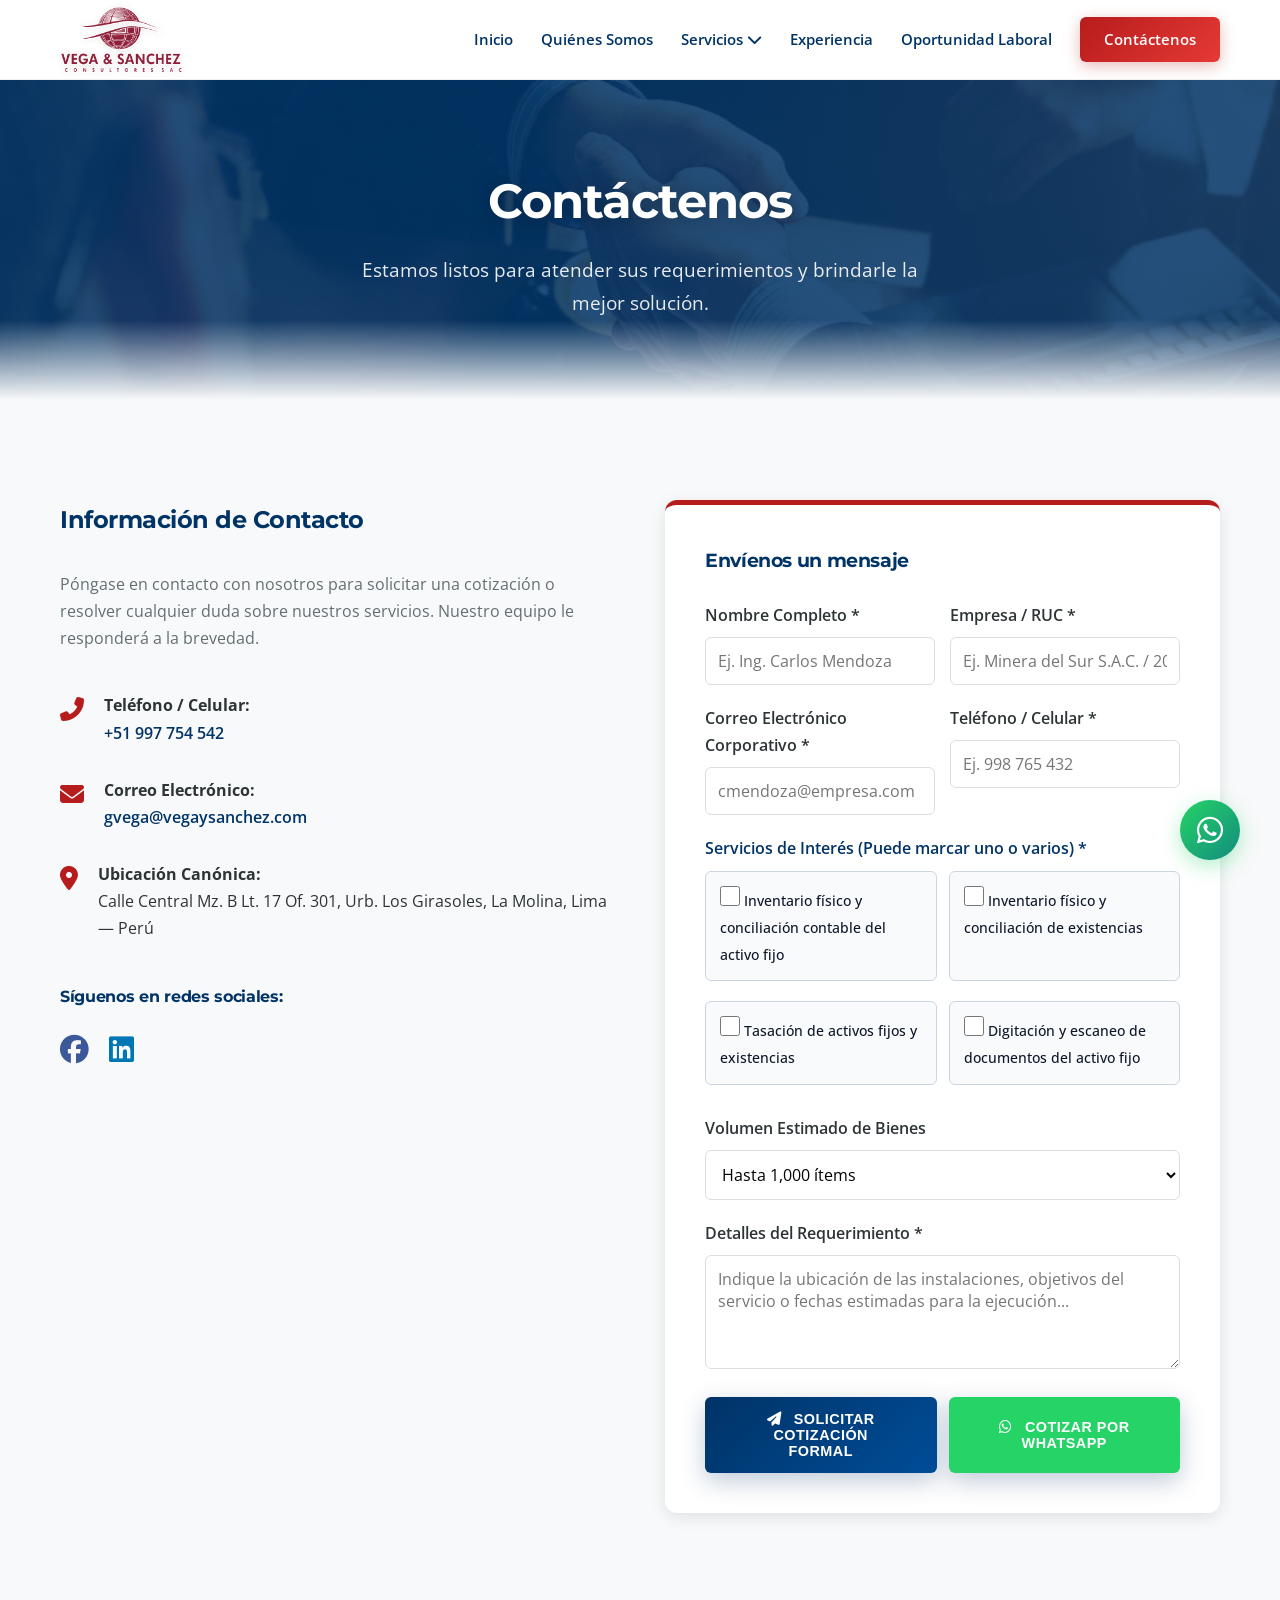
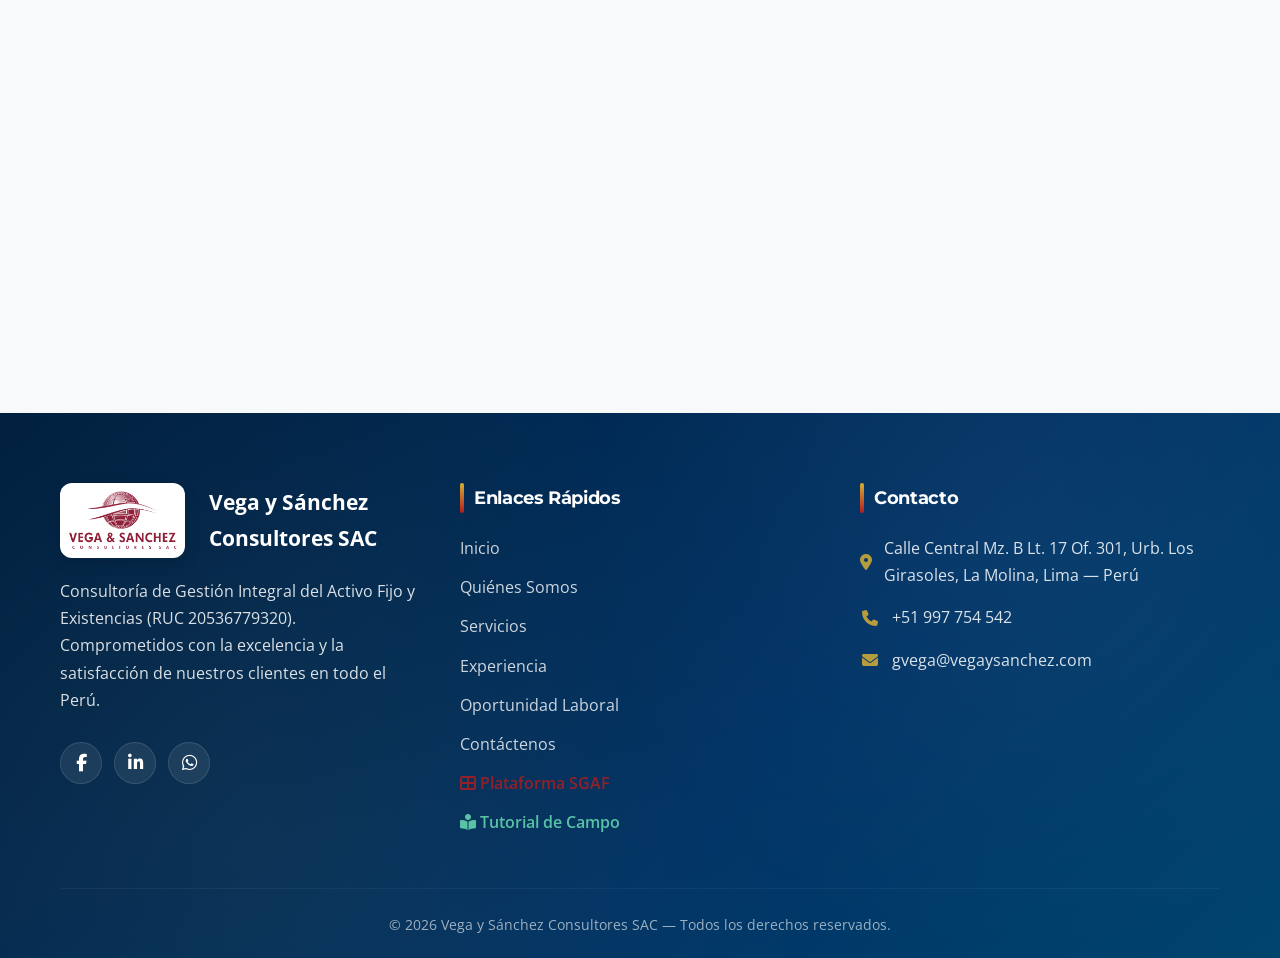
<file: contacto.html>
<!DOCTYPE html>
<html lang="es">

<head>
    <meta charset="UTF-8">
    <meta name="viewport" content="width=device-width, initial-scale=1.0">
    <meta name="theme-color" content="#003366">
    <link rel="canonical" href="https://vegaysanchez.com/contacto.html">
    <meta name="description"
        content="Contáctenos - Vega y Sánchez Consultores SAC (RUC 20536779320). Solicite una cotización formal para inventarios, valuaciones RNT o saneamiento contable en todo el Perú.">
    <meta name="keywords" content="contacto, cotización, servicios contables, activos fijos, lima, peru">

    <!-- Open Graph / Facebook -->
    <meta property="og:type" content="website">
    <meta property="og:url" content="https://vegaysanchez.com/contacto.html">
    <meta property="og:title" content="Contacto | Vega y Sánchez Consultores SAC">
    <meta property="og:description" content="Estamos listos para atender sus requerimientos. Contáctenos hoy mismo.">
    <meta property="og:image" content="img/logo.png">

    <title>Contacto | Vega y Sánchez Consultores SAC</title>

    <!-- Favicon -->
    <link rel="icon" type="image/png" href="img/logo.png">

    <!-- Fonts -->
    <link rel="preconnect" href="https://fonts.googleapis.com">
    <link rel="preconnect" href="https://fonts.gstatic.com" crossorigin>
    <link
        href="https://fonts.googleapis.com/css2?family=Montserrat:wght@400;500;600;700&family=Open+Sans:wght@400;600&display=swap"
        rel="stylesheet">

    <!-- Icons -->
    <link rel="stylesheet" href="https://cdnjs.cloudflare.com/ajax/libs/font-awesome/6.4.0/css/all.min.css">

    <!-- Styles -->
    <link rel="stylesheet" href="styles.css">

    <!-- AOS Animation Library -->
    <link href="https://unpkg.com/aos@2.3.1/dist/aos.css" rel="stylesheet">

    <style>
        .contact-grid {
            display: grid;
            grid-template-columns: repeat(auto-fit, minmax(300px, 1fr));
            gap: 50px;
        }

        .contact-info-item {
            display: flex;
            align-items: flex-start;
            margin-bottom: 30px;
        }

        .contact-info-item i {
            font-size: 1.5rem;
            color: var(--secondary-color);
            margin-right: 20px;
            margin-top: 5px;
        }

        .form-group {
            margin-bottom: 20px;
        }

        .form-group label {
            display: block;
            margin-bottom: 8px;
            font-weight: 600;
        }

        .form-group input,
        .form-group select,
        .form-group textarea {
            width: 100%;
            padding: 12px;
            border: 1px solid #ddd;
            border-radius: var(--border-radius-sm);
            font-family: inherit;
            background-color: #fff;
            transition: border-color 0.2s, box-shadow 0.2s;
        }

        .form-group input:focus,
        .form-group select:focus,
        .form-group textarea:focus {
            outline: none;
            border-color: var(--primary-color);
            box-shadow: 0 0 0 2px rgba(0, 51, 102, 0.1);
        }

        .form-row-2 {
            display: grid;
            grid-template-columns: 1fr 1fr;
            gap: 15px;
        }

        @media (max-width: 600px) {
            .form-row-2 {
                grid-template-columns: 1fr;
            }
        }

        /* Checkboxes Multi-Servicio Corporativos */
        .services-checkbox-grid {
            display: grid;
            grid-template-columns: 1fr 1fr;
            gap: 12px;
            margin-top: 6px;
        }

        @media (max-width: 650px) {
            .services-checkbox-grid {
                grid-template-columns: 1fr;
            }
        }

        .service-checkbox-card {
            display: flex;
            align-items: flex-start;
            gap: 12px;
            padding: 12px 14px;
            border: 1.5px solid #cbd5e1;
            border-radius: var(--border-radius-sm);
            background: #f8fafc;
            cursor: pointer;
            transition: all 0.2s ease;
            user-select: none;
        }

        .service-checkbox-card:hover {
            border-color: var(--secondary-color);
            background: #f1f5f9;
        }

        .service-checkbox-card input[type="checkbox"] {
            width: 20px;
            height: 20px;
            margin-top: 2px;
            accent-color: var(--primary-color);
            cursor: pointer;
            flex-shrink: 0;
        }

        .service-checkbox-card.selected {
            border-color: var(--primary-color);
            background: rgba(0, 51, 102, 0.06);
            box-shadow: 0 0 0 1px var(--primary-color);
        }

        .service-checkbox-card .service-label-text {
            font-size: 0.88rem;
            line-height: 1.35;
            color: #0f172a;
            font-weight: 500;
        }
    </style>
</head>

<body>
    <!-- Navbar -->
    <nav class="navbarbox" id="navbar">
        <div class="container nav-container">
            <a href="index.html" class="logo">
                <img src="img/logo.png" alt="Vega y Sánchez Consultores SAC" class="nav-logo-img">
            </a>

            <div class="nav-links" id="nav-links">
                <a href="index.html" class="nav-link">Inicio</a>
                <a href="quienes-somos.html" class="nav-link">Quiénes Somos</a>
                <div class="dropdown">
                    <a href="index.html#servicios" class="nav-link">Servicios <i class="fas fa-chevron-down"></i></a>
                    <div class="dropdown-content">
                        <a href="inventarios.html#activos-fijos">Inventario físico y conciliación contable del activo fijo</a>
                        <a href="inventarios.html#existencias">Inventario físico y conciliación de existencias</a>
                        <a href="valuaciones.html">Tasación de activos fijos y existencias</a>
                        <a href="saneamiento.html">Digitación y escaneo de documentos del activo fijo</a>
                    </div>
                </div>
                <a href="experiencia.html" class="nav-link">Experiencia</a>
                <a href="oportunidad-laboral.html" class="nav-link">Oportunidad Laboral</a>
                <a href="contacto.html" class="nav-link active btn-nav">Contáctenos</a>
            </div>

            <div class="menu-toggle" id="menu-toggle">
                <i class="fas fa-bars"></i>
            </div>
        </div>
    </nav>

    <!-- Header Section -->
    <header class="page-header"
        style="background-image: linear-gradient(rgba(0, 51, 102, 0.85), rgba(0, 51, 102, 0.85)), url('img/two-businessman-shake-hand-in-coffee-shop_optimized.jpg');">
        <div class="container header-content" data-aos="fade-up">
            <h1>Contáctenos</h1>
            <p>Estamos listos para atender sus requerimientos y brindarle la mejor solución.</p>
        </div>
    </header>

    <!-- Main Content -->
    <section class="section">
        <div class="container">
            <div class="contact-grid">
                <div data-aos="fade-right">
                    <h2 style="margin-bottom: 30px; color: var(--primary-color);">Información de Contacto</h2>
                    <p style="margin-bottom: 40px; color: var(--text-light);">
                        Póngase en contacto con nosotros para solicitar una cotización o resolver cualquier duda sobre
                        nuestros servicios. Nuestro equipo le responderá a la brevedad.
                    </p>

                    <div class="contact-info-item">
                        <i class="fas fa-phone-alt"></i>
                        <div>
                            <strong>Teléfono / Celular:</strong><br>
                            <a href="tel:+51997754542" style="color: var(--primary-color); font-weight: 600;">+51 997 754 542</a>
                        </div>
                    </div>

                    <div class="contact-info-item">
                        <i class="fas fa-envelope"></i>
                        <div>
                            <strong>Correo Electrónico:</strong><br>
                            <a href="mailto:gvega@vegaysanchez.com"
                                style="color: var(--primary-color); font-weight: 600;">gvega@vegaysanchez.com</a>
                        </div>
                    </div>

                    <div class="contact-info-item">
                        <i class="fas fa-map-marker-alt"></i>
                        <div>
                            <strong>Ubicación Canónica:</strong><br>
                            Calle Central Mz. B Lt. 17 Of. 301, Urb. Los Girasoles, La Molina, Lima — Perú
                        </div>
                    </div>

                    <div style="margin-top: 40px;">
                        <h4 style="margin-bottom: 15px;">Síguenos en redes sociales:</h4>
                        <div style="display: flex; gap: 20px; font-size: 1.8rem;">
                            <a href="https://facebook.com/vegaysanchez" target="_blank" style="color: #3b5998;"><i
                                    class="fab fa-facebook"></i></a>
                            <a href="https://linkedin.com/company/vegaysanchez" target="_blank"
                                style="color: #0077b5;"><i class="fab fa-linkedin"></i></a>
                        </div>
                    </div>
                </div>

                <div data-aos="fade-left"
                    style="background: white; padding: 40px; border-radius: var(--border-radius-md); box-shadow: var(--shadow-md); border-top: 5px solid var(--secondary-color);">
                    <h3 style="margin-bottom: 25px; color: var(--primary-color);">Envíenos un mensaje</h3>
                    <form id="contact-form">
                        <div class="form-row-2">
                            <div class="form-group">
                                <label for="nombre">Nombre Completo *</label>
                                <input type="text" id="nombre" name="nombre" required placeholder="Ej. Ing. Carlos Mendoza">
                            </div>
                            <div class="form-group">
                                <label for="empresa">Empresa / RUC *</label>
                                <input type="text" id="empresa" name="empresa" required placeholder="Ej. Minera del Sur S.A.C. / 20...">
                            </div>
                        </div>

                        <div class="form-row-2">
                            <div class="form-group">
                                <label for="email">Correo Electrónico Corporativo *</label>
                                <input type="email" id="email" name="email" required placeholder="cmendoza@empresa.com">
                            </div>
                            <div class="form-group">
                                <label for="telefono">Teléfono / Celular *</label>
                                <input type="tel" id="telefono" name="telefono" required placeholder="Ej. 998 765 432">
                            </div>
                        </div>

                        <div class="form-group" style="margin-bottom: 22px;">
                            <label style="font-weight: 600; display: block; margin-bottom: 8px; color: var(--primary-color);">
                                Servicios de Interés (Puede marcar uno o varios) *
                            </label>
                            <div class="services-checkbox-grid">
                                <label class="service-checkbox-card">
                                    <input type="checkbox" name="servicios" value="Inventario físico y conciliación contable del activo fijo">
                                    <span class="service-label-text">Inventario físico y conciliación contable del activo fijo</span>
                                </label>
                                <label class="service-checkbox-card">
                                    <input type="checkbox" name="servicios" value="Inventario físico y conciliación de existencias">
                                    <span class="service-label-text">Inventario físico y conciliación de existencias</span>
                                </label>
                                <label class="service-checkbox-card">
                                    <input type="checkbox" name="servicios" value="Tasación de activos fijos y existencias">
                                    <span class="service-label-text">Tasación de activos fijos y existencias</span>
                                </label>
                                <label class="service-checkbox-card">
                                    <input type="checkbox" name="servicios" value="Digitación y escaneo de documentos del activo fijo">
                                    <span class="service-label-text">Digitación y escaneo de documentos del activo fijo</span>
                                </label>
                            </div>
                            <div id="servicio-error" style="display: none; color: #dc2626; font-size: 0.85rem; margin-top: 8px; font-weight: 600;">
                                <i class="fas fa-exclamation-circle"></i> Por favor seleccione al menos un servicio de interés para cotizar.
                            </div>
                        </div>

                        <div class="form-group">
                            <label for="volumen">Volumen Estimado de Bienes</label>
                            <select id="volumen" name="volumen">
                                <option value="Hasta 1,000 ítems">Hasta 1,000 ítems</option>
                                <option value="1,000 a 5,000 ítems">1,000 a 5,000 ítems</option>
                                <option value="5,000 a 20,000 ítems">5,000 a 20,000 ítems</option>
                                <option value="Más de 20,000 ítems (Planta / Multi-sede)">Más de 20,000 ítems (Planta / Multi-sede)</option>
                                <option value="Por determinar / Asesoría previa">Por determinar / Asesoría previa</option>
                            </select>
                        </div>

                        <div class="form-group">
                            <label for="mensaje">Detalles del Requerimiento *</label>
                            <textarea id="mensaje" name="mensaje" rows="4" required style="resize: vertical;"
                                placeholder="Indique la ubicación de las instalaciones, objetivos del servicio o fechas estimadas para la ejecución..."></textarea>
                        </div>

                        <div id="form-feedback" style="display: none; padding: 14px; margin-bottom: 20px; border-radius: var(--border-radius-sm); font-size: 0.95rem; line-height: 1.5;"></div>

                        <div style="display: flex; gap: 12px; flex-wrap: wrap;">
                            <button type="submit" id="btn-submit-quote" class="btn" style="flex: 1; min-width: 220px; justify-content: center;">
                                <i class="fas fa-paper-plane" style="margin-right: 8px;"></i> Solicitar Cotización Formal
                            </button>
                            <button type="button" id="btn-whatsapp-quote" class="btn" style="background: #25D366; color: white; border: none; flex: 1; min-width: 220px; justify-content: center;">
                                <i class="fab fa-whatsapp" style="margin-right: 8px;"></i> Cotizar por WhatsApp
                            </button>
                        </div>
                    </form>
                </div>
            </div>
        </div>
    </section>

    <!-- Map Section -->
    <section style="height: 400px; width: 100%;">
        <iframe
            src="https://maps.google.com/maps?q=Calle%20Central%20Mz.%20B%20Lt.17%20Of.%20301%20Los%20Girasoles%20La%20Molina%20Lima&t=&z=17&ie=UTF8&iwloc=&output=embed"
            width="100%" height="100%" style="border:0;" allowfullscreen="" loading="lazy"></iframe>
    </section>

    <!-- Footer Maestro Canónico -->
    <footer class="footer">
        <div class="container">
            <div class="footer-grid">
                <div class="footer-info">
                    <div class="footer-logo">
                        <img src="img/logo.png" alt="Vega y Sánchez">
                        <span>Vega y Sánchez Consultores SAC</span>
                    </div>
                    <p>Consultoría de Gestión Integral del Activo Fijo y Existencias (RUC 20536779320). Comprometidos con la excelencia y la satisfacción de nuestros clientes en todo el Perú.</p>
                    <div class="footer-social">
                        <a href="https://facebook.com/vegaysanchez" class="social-link" target="_blank" rel="noopener" aria-label="Facebook"><i class="fab fa-facebook-f"></i></a>
                        <a href="https://linkedin.com/company/vegaysanchez" class="social-link" target="_blank" rel="noopener" aria-label="LinkedIn"><i class="fab fa-linkedin-in"></i></a>
                        <a href="https://wa.me/51997754542" class="social-link" target="_blank" rel="noopener" aria-label="WhatsApp"><i class="fab fa-whatsapp"></i></a>
                    </div>
                </div>
                <div class="footer-links">
                    <h3>Enlaces Rápidos</h3>
                    <ul>
                        <li><a href="index.html">Inicio</a></li>
                        <li><a href="quienes-somos.html">Quiénes Somos</a></li>
                        <li><a href="index.html#servicios">Servicios</a></li>
                        <li><a href="experiencia.html">Experiencia</a></li>
                        <li><a href="oportunidad-laboral.html">Oportunidad Laboral</a></li>
                        <li><a href="contacto.html">Contáctenos</a></li>
                        <li><a href="dashboard.html" style="color: var(--secondary-color); font-weight: 600;"><i class="fas fa-th-large"></i> Plataforma SGAF</a></li>
                        <li><a href="tutorial-campo.html" style="color: #6ee7b7; font-weight: 600;"><i class="fas fa-book-reader"></i> Tutorial de Campo</a></li>
                    </ul>
                </div>
                <div class="footer-contact">
                    <h3>Contacto</h3>
                    <p><i class="fas fa-map-marker-alt"></i> Calle Central Mz. B Lt. 17 Of. 301, Urb. Los Girasoles, La Molina, Lima — Perú</p>
                    <p><i class="fas fa-phone"></i> <a href="tel:+51997754542" style="color: inherit; text-decoration: none;">+51 997 754 542</a></p>
                    <p><i class="fas fa-envelope"></i> <a href="mailto:gvega@vegaysanchez.com" style="color: inherit; text-decoration: none;">gvega@vegaysanchez.com</a></p>
                </div>
            </div>
            <div class="footer-bottom">
                <p>&copy; <span class="current-year">2026</span> Vega y Sánchez Consultores SAC — Todos los derechos reservados.</p>
            </div>
        </div>
    </footer>

    <script src="https://unpkg.com/aos@2.3.1/dist/aos.js"></script>
    <script src="script.js"></script>
    <a href="https://wa.me/51997754542" class="whatsapp-float" target="_blank" rel="noopener">
        <i class="fab fa-whatsapp"></i>
    </a>
</body>

</html>
</file>
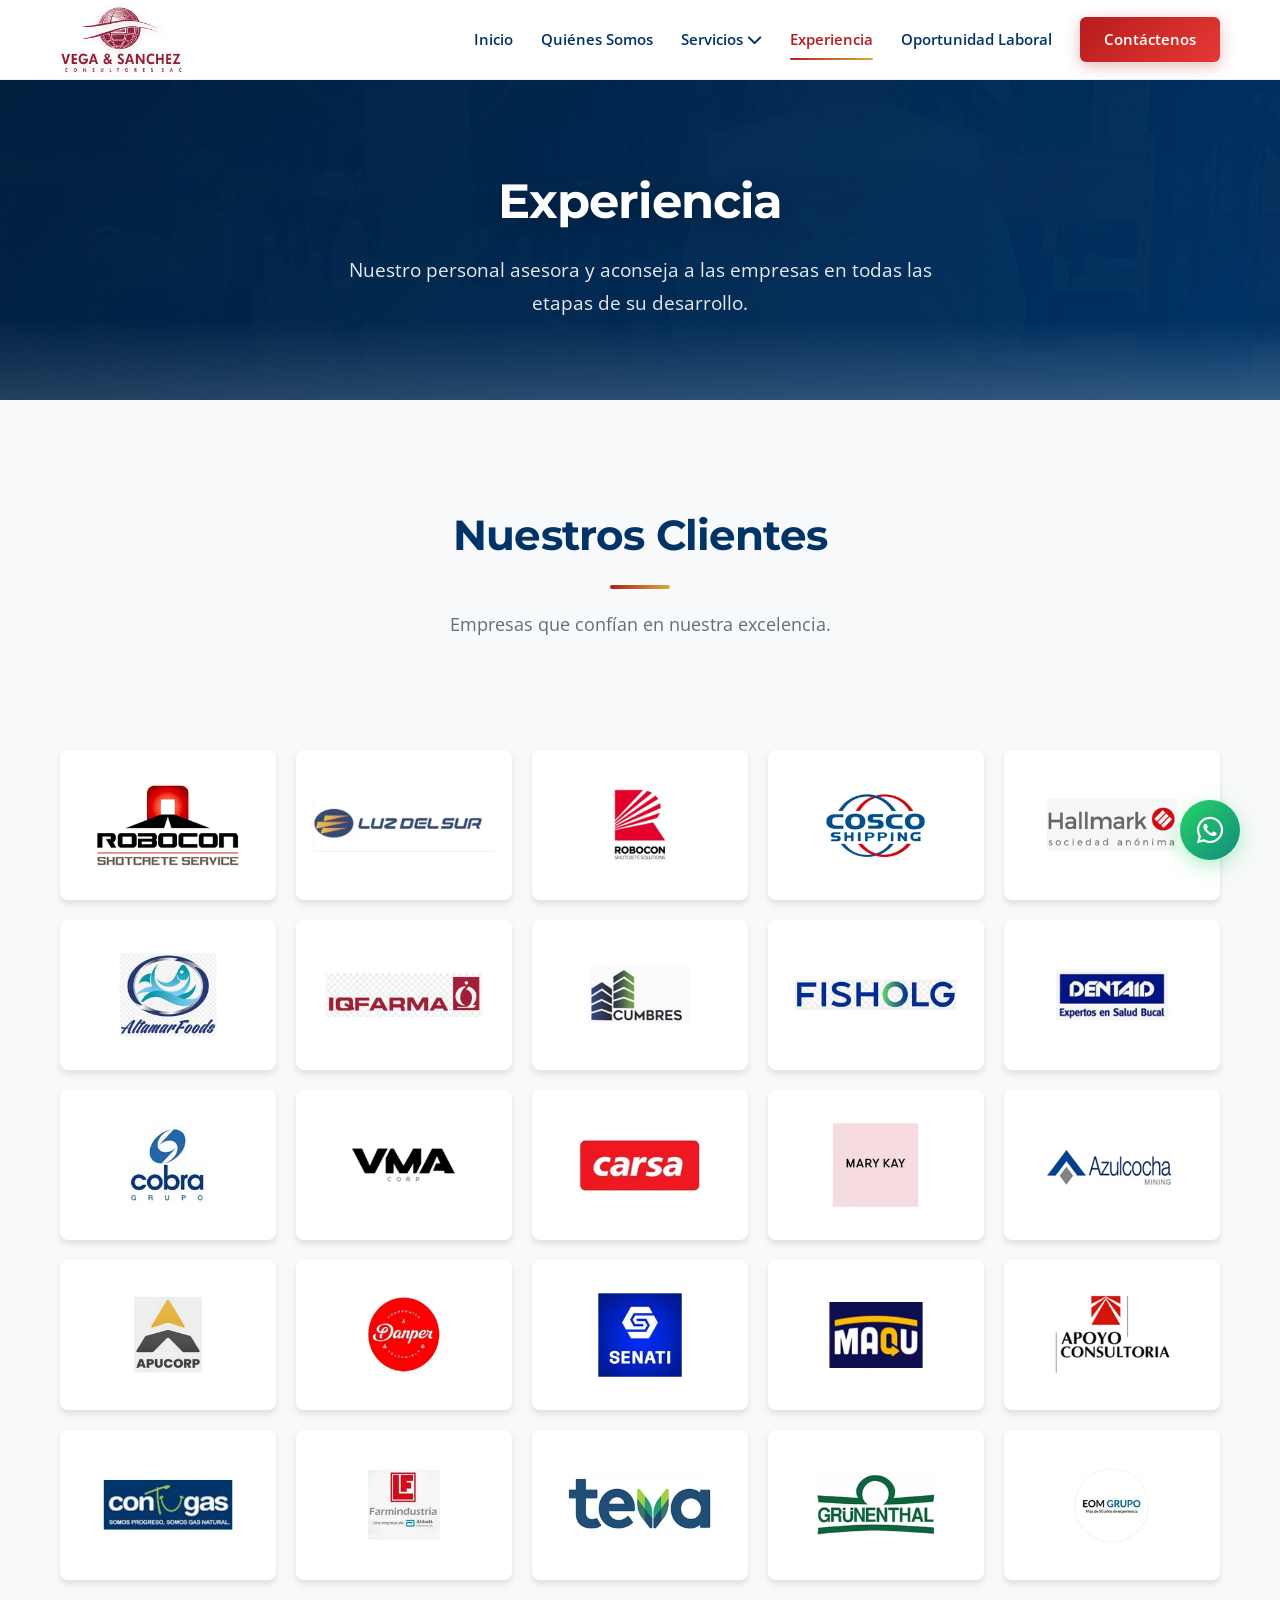
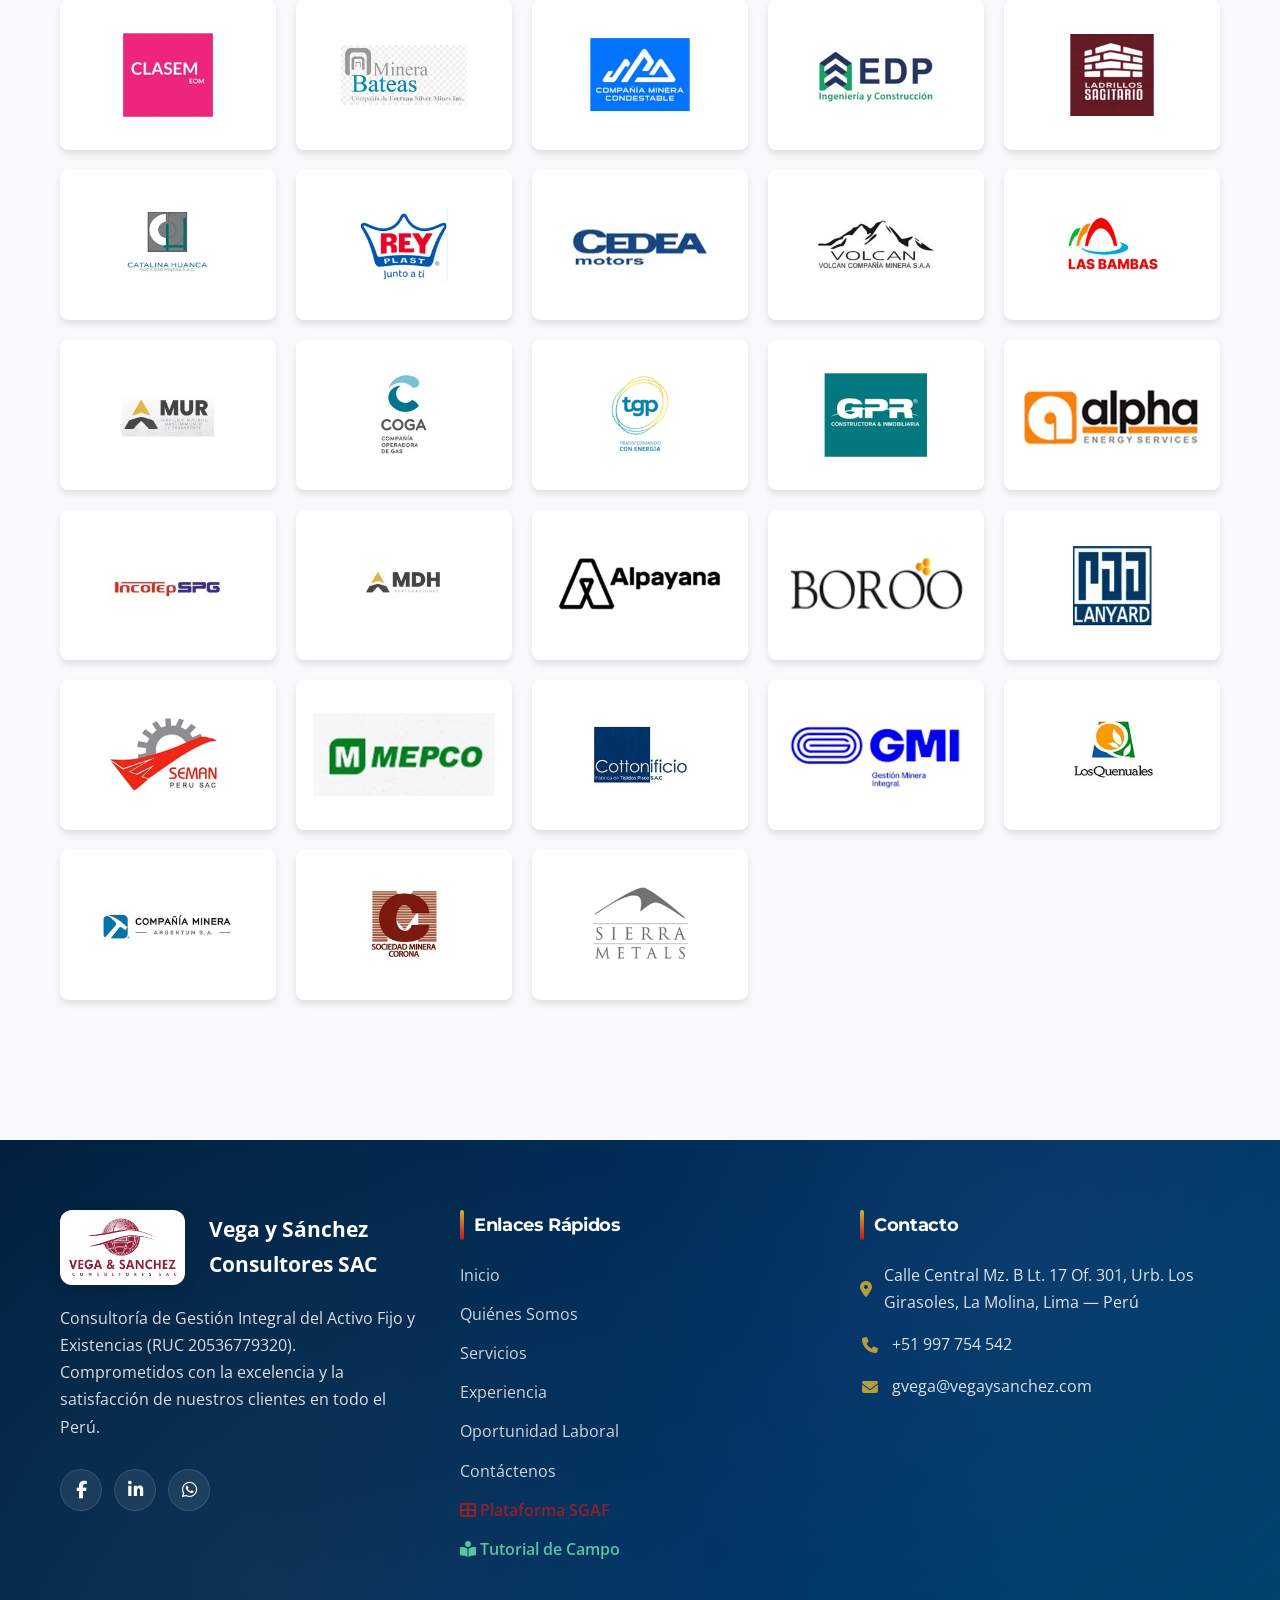
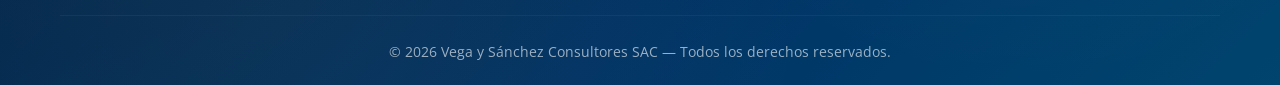
<file: experiencia.html>
<!DOCTYPE html>
<html lang="es">

<head>
    <meta charset="UTF-8">
    <meta name="viewport" content="width=device-width, initial-scale=1.0">
    <meta name="theme-color" content="#003366">
    <link rel="canonical" href="https://vegaysanchez.com/experiencia.html">
    <meta name="description"
        content="Experiencia de Vega y Sánchez Consultores SAC (RUC 20536779320) - Más de 50 empresas e instituciones líderes en todo el Perú confían en nuestros servicios periciales.">
    <meta name="keywords" content="experiencia, clientes, proyectos, consultoria, activos fijos, peru">

    <!-- Open Graph / Facebook -->
    <meta property="og:type" content="website">
    <meta property="og:url" content="https://vegaysanchez.com/experiencia.html">
    <meta property="og:title" content="Experiencia | Vega y Sánchez Consultores SAC">
    <meta property="og:description" content="Vea nuestra galería de proyectos y clientes satisfechos.">
    <meta property="og:image" content="img/logo.png">

    <title>Experiencia | Vega y Sánchez Consultores SAC</title>

    <!-- Favicon -->
    <link rel="icon" type="image/png" href="img/logo.png">

    <!-- Fonts -->
    <link rel="preconnect" href="https://fonts.googleapis.com">
    <link rel="preconnect" href="https://fonts.gstatic.com" crossorigin>
    <link
        href="https://fonts.googleapis.com/css2?family=Montserrat:wght@400;500;600;700&family=Open+Sans:wght@400;600&display=swap"
        rel="stylesheet">

    <!-- Icons -->
    <link rel="stylesheet" href="https://cdnjs.cloudflare.com/ajax/libs/font-awesome/6.4.0/css/all.min.css">

    <!-- Styles -->
    <link rel="stylesheet" href="styles.css">

    <!-- AOS Animation Library -->
    <link href="https://unpkg.com/aos@2.3.1/dist/aos.css" rel="stylesheet">

    <style>
        .gallery-grid {
            display: grid;
            grid-template-columns: repeat(auto-fill, minmax(200px, 1fr));
            gap: 20px;
            padding: 40px 0;
        }

        .gallery-item {
            border-radius: 8px;
            overflow: hidden;
            box-shadow: 0 4px 6px rgba(0, 0, 0, 0.1);
            transition: transform 0.3s ease, box-shadow 0.3s ease;
            background: white;
            display: flex;
            align-items: center;
            justify-content: center;
            padding: 10px;
            height: 150px;
        }

        .gallery-item:hover {
            transform: translateY(-5px);
            box-shadow: 0 10px 15px rgba(0, 0, 0, 0.15);
        }

        .gallery-item picture {
            width: 100%;
            height: 100%;
            display: flex;
            align-items: center;
            justify-content: center;
        }

        .gallery-item img {
            max-width: 100%;
            max-height: 100%;
            object-fit: contain;
            display: block;
        }
    </style>
</head>

<body>
    <!-- Navbar -->
    <nav class="navbarbox" id="navbar">
        <div class="container nav-container">
            <a href="index.html" class="logo">
                <img src="img/logo.png" alt="Vega y Sánchez Consultores SAC" class="nav-logo-img">
            </a>

            <div class="nav-links" id="nav-links">
                <a href="index.html" class="nav-link">Inicio</a>
                <a href="quienes-somos.html" class="nav-link">Quiénes Somos</a>
                <div class="dropdown">
                    <a href="index.html#servicios" class="nav-link">Servicios <i class="fas fa-chevron-down"></i></a>
                    <div class="dropdown-content">
                        <a href="inventarios.html#activos-fijos">Inventario físico y conciliación contable del activo fijo</a>
                        <a href="inventarios.html#existencias">Inventario físico y conciliación de existencias</a>
                        <a href="valuaciones.html">Tasación de activos fijos y existencias</a>
                        <a href="saneamiento.html">Digitación y escaneo de documentos del activo fijo</a>
                    </div>
                </div>
                <a href="experiencia.html" class="nav-link active">Experiencia</a>
                <a href="oportunidad-laboral.html" class="nav-link">Oportunidad Laboral</a>
                <a href="contacto.html" class="nav-link btn-nav">Contáctenos</a>
            </div>

            <div class="menu-toggle" id="menu-toggle">
                <i class="fas fa-bars"></i>
            </div>
        </div>
    </nav>

    <!-- Header Section -->
    <header class="page-header">
        <div class="overlay"></div>
        <div class="container header-content" data-aos="fade-up">
            <h1>Experiencia</h1>
            <p>Nuestro personal asesora y aconseja a las empresas en todas las etapas de su desarrollo.</p>
        </div>
    </header>

    <!-- Main Content -->
    <section class="section">
        <div class="container">
            <div class="section-header" data-aos="fade-up">
                <h2 class="section-title">Nuestros Clientes</h2>
                <p class="section-subtitle">Empresas que confían en nuestra excelencia.</p>
            </div>

            <!-- Client Logos / Experience Gallery -->
            <div class="gallery-grid">
                <!-- Socio Estratégico -->
                <div class="gallery-item" data-aos="fade-up">
                    <picture>
                        <source srcset="img/rdde.webp" type="image/webp">
                        <img src="img/rdde.png" alt="Socio Estratégico RDDE" loading="lazy" decoding="async">
                    </picture>
                </div>
                <!-- Luz del Sur -->
                <div class="gallery-item" data-aos="fade-up">
                    <picture>
                        <source srcset="img/luz-del-sur.webp" type="image/webp">
                        <img src="img/luz-del-sur.png" alt="Luz del Sur" loading="lazy" decoding="async">
                    </picture>
                </div>
                <div class="gallery-item" data-aos="fade-up">
                    <picture>
                        <source srcset="img/b6_01.webp" type="image/webp">
                        <img src="img/b6_01.png" alt="Cliente Vega y Sánchez Consultores SAC" loading="lazy" decoding="async">
                    </picture>
                </div>
                <div class="gallery-item" data-aos="fade-up">
                    <picture>
                        <source srcset="img/b6_02.webp" type="image/webp">
                        <img src="img/b6_02.png" alt="Cliente Vega y Sánchez Consultores SAC" loading="lazy" decoding="async">
                    </picture>
                </div>
                <div class="gallery-item" data-aos="fade-up">
                    <picture>
                        <source srcset="img/b6_03.webp" type="image/webp">
                        <img src="img/b6_03.png" alt="Cliente Vega y Sánchez Consultores SAC" loading="lazy" decoding="async">
                    </picture>
                </div>
                <div class="gallery-item" data-aos="fade-up">
                    <picture>
                        <source srcset="img/b6_04.webp" type="image/webp">
                        <img src="img/b6_04.png" alt="Cliente Vega y Sánchez Consultores SAC" loading="lazy" decoding="async">
                    </picture>
                </div>
                <div class="gallery-item" data-aos="fade-up">
                    <picture>
                        <source srcset="img/b6_05.webp" type="image/webp">
                        <img src="img/b6_05.png" alt="Cliente Vega y Sánchez Consultores SAC" loading="lazy" decoding="async">
                    </picture>
                </div>
                <div class="gallery-item" data-aos="fade-up">
                    <picture>
                        <source srcset="img/b6_06.webp" type="image/webp">
                        <img src="img/b6_06.png" alt="Cliente Vega y Sánchez Consultores SAC" loading="lazy" decoding="async">
                    </picture>
                </div>
                <div class="gallery-item" data-aos="fade-up">
                    <picture>
                        <source srcset="img/b6_07.webp" type="image/webp">
                        <img src="img/b6_07.png" alt="Cliente Vega y Sánchez Consultores SAC" loading="lazy" decoding="async">
                    </picture>
                </div>
                <div class="gallery-item" data-aos="fade-up">
                    <picture>
                        <source srcset="img/b6_08.webp" type="image/webp">
                        <img src="img/b6_08.png" alt="Cliente Vega y Sánchez Consultores SAC" loading="lazy" decoding="async">
                    </picture>
                </div>
                <div class="gallery-item" data-aos="fade-up">
                    <picture>
                        <source srcset="img/b6_09.webp" type="image/webp">
                        <img src="img/b6_09.png" alt="Cliente Vega y Sánchez Consultores SAC" loading="lazy" decoding="async">
                    </picture>
                </div>
                <div class="gallery-item" data-aos="fade-up">
                    <picture>
                        <source srcset="img/b6_10.webp" type="image/webp">
                        <img src="img/b6_10.png" alt="Cliente Vega y Sánchez Consultores SAC" loading="lazy" decoding="async">
                    </picture>
                </div>
                <div class="gallery-item" data-aos="fade-up">
                    <picture>
                        <source srcset="img/b6_11.webp" type="image/webp">
                        <img src="img/b6_11.png" alt="Cliente Vega y Sánchez Consultores SAC" loading="lazy" decoding="async">
                    </picture>
                </div>
                <div class="gallery-item" data-aos="fade-up">
                    <picture>
                        <source srcset="img/b6_12.webp" type="image/webp">
                        <img src="img/b6_12.png" alt="Cliente Vega y Sánchez Consultores SAC" loading="lazy" decoding="async">
                    </picture>
                </div>
                <div class="gallery-item" data-aos="fade-up">
                    <picture>
                        <source srcset="img/b6_13.webp" type="image/webp">
                        <img src="img/b6_13.png" alt="Cliente Vega y Sánchez Consultores SAC" loading="lazy" decoding="async">
                    </picture>
                </div>
                <div class="gallery-item" data-aos="fade-up">
                    <picture>
                        <source srcset="img/b6_14.webp" type="image/webp">
                        <img src="img/b6_14.png" alt="Cliente Vega y Sánchez Consultores SAC" loading="lazy" decoding="async">
                    </picture>
                </div>
                <div class="gallery-item" data-aos="fade-up">
                    <picture>
                        <source srcset="img/b6_15.webp" type="image/webp">
                        <img src="img/b6_15.png" alt="Cliente Vega y Sánchez Consultores SAC" loading="lazy" decoding="async">
                    </picture>
                </div>
                <div class="gallery-item" data-aos="fade-up">
                    <picture>
                        <source srcset="img/b6_16.webp" type="image/webp">
                        <img src="img/b6_16.png" alt="Cliente Vega y Sánchez Consultores SAC" loading="lazy" decoding="async">
                    </picture>
                </div>
                <div class="gallery-item" data-aos="fade-up">
                    <picture>
                        <source srcset="img/b6_17.webp" type="image/webp">
                        <img src="img/b6_17.png" alt="Cliente Vega y Sánchez Consultores SAC" loading="lazy" decoding="async">
                    </picture>
                </div>
                <div class="gallery-item" data-aos="fade-up">
                    <picture>
                        <source srcset="img/b6_18.webp" type="image/webp">
                        <img src="img/b6_18.png" alt="Cliente Vega y Sánchez Consultores SAC" loading="lazy" decoding="async">
                    </picture>
                </div>
                <div class="gallery-item" data-aos="fade-up">
                    <picture>
                        <source srcset="img/b7_01.webp" type="image/webp">
                        <img src="img/b7_01.png" alt="Cliente Vega y Sánchez Consultores SAC" loading="lazy" decoding="async">
                    </picture>
                </div>
                <div class="gallery-item" data-aos="fade-up">
                    <picture>
                        <source srcset="img/b7_02.webp" type="image/webp">
                        <img src="img/b7_02.png" alt="Cliente Vega y Sánchez Consultores SAC" loading="lazy" decoding="async">
                    </picture>
                </div>
                <div class="gallery-item" data-aos="fade-up">
                    <picture>
                        <source srcset="img/b7_03.webp" type="image/webp">
                        <img src="img/b7_03.png" alt="Cliente Vega y Sánchez Consultores SAC" loading="lazy" decoding="async">
                    </picture>
                </div>
                <div class="gallery-item" data-aos="fade-up">
                    <picture>
                        <source srcset="img/b7_04.webp" type="image/webp">
                        <img src="img/b7_04.png" alt="Cliente Vega y Sánchez Consultores SAC" loading="lazy" decoding="async">
                    </picture>
                </div>
                <div class="gallery-item" data-aos="fade-up">
                    <picture>
                        <source srcset="img/b7_05.webp" type="image/webp">
                        <img src="img/b7_05.png" alt="Cliente Vega y Sánchez Consultores SAC" loading="lazy" decoding="async">
                    </picture>
                </div>
                <div class="gallery-item" data-aos="fade-up">
                    <picture>
                        <source srcset="img/b7_06.webp" type="image/webp">
                        <img src="img/b7_06.png" alt="Cliente Vega y Sánchez Consultores SAC" loading="lazy" decoding="async">
                    </picture>
                </div>
                <div class="gallery-item" data-aos="fade-up">
                    <picture>
                        <source srcset="img/b7_07.webp" type="image/webp">
                        <img src="img/b7_07.png" alt="Cliente Vega y Sánchez Consultores SAC" loading="lazy" decoding="async">
                    </picture>
                </div>
                <div class="gallery-item" data-aos="fade-up">
                    <picture>
                        <source srcset="img/b7_08.webp" type="image/webp">
                        <img src="img/b7_08.png" alt="Cliente Vega y Sánchez Consultores SAC" loading="lazy" decoding="async">
                    </picture>
                </div>
                <div class="gallery-item" data-aos="fade-up">
                    <picture>
                        <source srcset="img/b7_09.webp" type="image/webp">
                        <img src="img/b7_09.png" alt="Cliente Vega y Sánchez Consultores SAC" loading="lazy" decoding="async">
                    </picture>
                </div>
                <div class="gallery-item" data-aos="fade-up">
                    <picture>
                        <source srcset="img/b7_10.webp" type="image/webp">
                        <img src="img/b7_10.png" alt="Cliente Vega y Sánchez Consultores SAC" loading="lazy" decoding="async">
                    </picture>
                </div>
                <div class="gallery-item" data-aos="fade-up">
                    <picture>
                        <source srcset="img/b7_11.webp" type="image/webp">
                        <img src="img/b7_11.png" alt="Cliente Vega y Sánchez Consultores SAC" loading="lazy" decoding="async">
                    </picture>
                </div>
                <div class="gallery-item" data-aos="fade-up">
                    <picture>
                        <source srcset="img/b7_12.webp" type="image/webp">
                        <img src="img/b7_12.png" alt="Cliente Vega y Sánchez Consultores SAC" loading="lazy" decoding="async">
                    </picture>
                </div>
                <div class="gallery-item" data-aos="fade-up">
                    <picture>
                        <source srcset="img/b7_13.webp" type="image/webp">
                        <img src="img/b7_13.png" alt="Cliente Vega y Sánchez Consultores SAC" loading="lazy" decoding="async">
                    </picture>
                </div>
                <div class="gallery-item" data-aos="fade-up">
                    <picture>
                        <source srcset="img/b7_14.webp" type="image/webp">
                        <img src="img/b7_14.png" alt="Cliente Vega y Sánchez Consultores SAC" loading="lazy" decoding="async">
                    </picture>
                </div>
                <div class="gallery-item" data-aos="fade-up">
                    <picture>
                        <source srcset="img/b7_15.webp" type="image/webp">
                        <img src="img/b7_15.png" alt="Cliente Vega y Sánchez Consultores SAC" loading="lazy" decoding="async">
                    </picture>
                </div>
                <div class="gallery-item" data-aos="fade-up">
                    <picture>
                        <source srcset="img/b7_16.webp" type="image/webp">
                        <img src="img/b7_16.png" alt="Cliente Vega y Sánchez Consultores SAC" loading="lazy" decoding="async">
                    </picture>
                </div>
                <div class="gallery-item" data-aos="fade-up">
                    <picture>
                        <source srcset="img/b7_17.webp" type="image/webp">
                        <img src="img/b7_17.png" alt="Cliente Vega y Sánchez Consultores SAC" loading="lazy" decoding="async">
                    </picture>
                </div>
                <div class="gallery-item" data-aos="fade-up">
                    <picture>
                        <source srcset="img/b7_18.webp" type="image/webp">
                        <img src="img/b7_18.png" alt="Cliente Vega y Sánchez Consultores SAC" loading="lazy" decoding="async">
                    </picture>
                </div>
                <div class="gallery-item" data-aos="fade-up">
                    <picture>
                        <source srcset="img/b8_01.webp" type="image/webp">
                        <img src="img/b8_01.png" alt="Cliente Vega y Sánchez Consultores SAC" loading="lazy" decoding="async">
                    </picture>
                </div>
                <div class="gallery-item" data-aos="fade-up">
                    <picture>
                        <source srcset="img/b8_02.webp" type="image/webp">
                        <img src="img/b8_02.png" alt="Cliente Vega y Sánchez Consultores SAC" loading="lazy" decoding="async">
                    </picture>
                </div>
                <div class="gallery-item" data-aos="fade-up">
                    <picture>
                        <source srcset="img/b8_03.webp" type="image/webp">
                        <img src="img/b8_03.png" alt="Cliente Vega y Sánchez Consultores SAC" loading="lazy" decoding="async">
                    </picture>
                </div>
                <div class="gallery-item" data-aos="fade-up">
                    <picture>
                        <source srcset="img/b8_04.webp" type="image/webp">
                        <img src="img/b8_04.png" alt="Cliente Vega y Sánchez Consultores SAC" loading="lazy" decoding="async">
                    </picture>
                </div>
                <div class="gallery-item" data-aos="fade-up">
                    <picture>
                        <source srcset="img/b8_05.webp" type="image/webp">
                        <img src="img/b8_05.png" alt="Cliente Vega y Sánchez Consultores SAC" loading="lazy" decoding="async">
                    </picture>
                </div>
                <div class="gallery-item" data-aos="fade-up">
                    <picture>
                        <source srcset="img/b8_06.webp" type="image/webp">
                        <img src="img/b8_06.png" alt="Cliente Vega y Sánchez Consultores SAC" loading="lazy" decoding="async">
                    </picture>
                </div>
                <div class="gallery-item" data-aos="fade-up">
                    <picture>
                        <source srcset="img/b8_07.webp" type="image/webp">
                        <img src="img/b8_07.png" alt="Cliente Vega y Sánchez Consultores SAC" loading="lazy" decoding="async">
                    </picture>
                </div>
                <div class="gallery-item" data-aos="fade-up">
                    <picture>
                        <source srcset="img/b8_08.webp" type="image/webp">
                        <img src="img/b8_08.png" alt="Cliente Vega y Sánchez Consultores SAC" loading="lazy" decoding="async">
                    </picture>
                </div>
                <div class="gallery-item" data-aos="fade-up">
                    <picture>
                        <source srcset="img/b8_09.webp" type="image/webp">
                        <img src="img/b8_09.png" alt="Cliente Vega y Sánchez Consultores SAC" loading="lazy" decoding="async">
                    </picture>
                </div>
                <div class="gallery-item" data-aos="fade-up">
                    <picture>
                        <source srcset="img/b8_10.webp" type="image/webp">
                        <img src="img/b8_10.png" alt="Cliente Vega y Sánchez Consultores SAC" loading="lazy" decoding="async">
                    </picture>
                </div>
                <div class="gallery-item" data-aos="fade-up">
                    <picture>
                        <source srcset="img/b8_11.webp" type="image/webp">
                        <img src="img/b8_11.png" alt="Cliente Vega y Sánchez Consultores SAC" loading="lazy" decoding="async">
                    </picture>
                </div>
                <div class="gallery-item" data-aos="fade-up">
                    <picture>
                        <source srcset="img/b8_12.webp" type="image/webp">
                        <img src="img/b8_12.png" alt="Cliente Vega y Sánchez Consultores SAC" loading="lazy" decoding="async">
                    </picture>
                </div>
                <div class="gallery-item" data-aos="fade-up">
                    <picture>
                        <source srcset="img/b8_13.webp" type="image/webp">
                        <img src="img/b8_13.png" alt="Cliente Vega y Sánchez Consultores SAC" loading="lazy" decoding="async">
                    </picture>
                </div>
                <div class="gallery-item" data-aos="fade-up">
                    <picture>
                        <source srcset="img/b8_14.webp" type="image/webp">
                        <img src="img/b8_14.png" alt="Cliente Vega y Sánchez Consultores SAC" loading="lazy" decoding="async">
                    </picture>
                </div>
                <div class="gallery-item" data-aos="fade-up">
                    <picture>
                        <source srcset="img/b8_15.webp" type="image/webp">
                        <img src="img/b8_15.png" alt="Cliente Vega y Sánchez Consultores SAC" loading="lazy" decoding="async">
                    </picture>
                </div>
            </div>
        </div>
    </section>

    <!-- Footer Maestro Canónico -->
    <footer class="footer">
        <div class="container">
            <div class="footer-grid">
                <div class="footer-info">
                    <div class="footer-logo">
                        <img src="img/logo.png" alt="Vega y Sánchez">
                        <span>Vega y Sánchez Consultores SAC</span>
                    </div>
                    <p>Consultoría de Gestión Integral del Activo Fijo y Existencias (RUC 20536779320). Comprometidos con la excelencia y la satisfacción de nuestros clientes en todo el Perú.</p>
                    <div class="footer-social">
                        <a href="https://facebook.com/vegaysanchez" class="social-link" target="_blank" rel="noopener" aria-label="Facebook"><i class="fab fa-facebook-f"></i></a>
                        <a href="https://linkedin.com/company/vegaysanchez" class="social-link" target="_blank" rel="noopener" aria-label="LinkedIn"><i class="fab fa-linkedin-in"></i></a>
                        <a href="https://wa.me/51997754542" class="social-link" target="_blank" rel="noopener" aria-label="WhatsApp"><i class="fab fa-whatsapp"></i></a>
                    </div>
                </div>
                <div class="footer-links">
                    <h3>Enlaces Rápidos</h3>
                    <ul>
                        <li><a href="index.html">Inicio</a></li>
                        <li><a href="quienes-somos.html">Quiénes Somos</a></li>
                        <li><a href="index.html#servicios">Servicios</a></li>
                        <li><a href="experiencia.html">Experiencia</a></li>
                        <li><a href="oportunidad-laboral.html">Oportunidad Laboral</a></li>
                        <li><a href="contacto.html">Contáctenos</a></li>
                        <li><a href="dashboard.html" style="color: var(--secondary-color); font-weight: 600;"><i class="fas fa-th-large"></i> Plataforma SGAF</a></li>
                        <li><a href="tutorial-campo.html" style="color: #6ee7b7; font-weight: 600;"><i class="fas fa-book-reader"></i> Tutorial de Campo</a></li>
                    </ul>
                </div>
                <div class="footer-contact">
                    <h3>Contacto</h3>
                    <p><i class="fas fa-map-marker-alt"></i> Calle Central Mz. B Lt. 17 Of. 301, Urb. Los Girasoles, La Molina, Lima — Perú</p>
                    <p><i class="fas fa-phone"></i> <a href="tel:+51997754542" style="color: inherit; text-decoration: none;">+51 997 754 542</a></p>
                    <p><i class="fas fa-envelope"></i> <a href="mailto:gvega@vegaysanchez.com" style="color: inherit; text-decoration: none;">gvega@vegaysanchez.com</a></p>
                </div>
            </div>
            <div class="footer-bottom">
                <p>&copy; <span class="current-year">2026</span> Vega y Sánchez Consultores SAC — Todos los derechos reservados.</p>
            </div>
        </div>
    </footer>

    <script src="https://unpkg.com/aos@2.3.1/dist/aos.js"></script>
    <script src="script.js"></script>
    <a href="https://wa.me/51997754542" class="whatsapp-float" target="_blank" rel="noopener">
        <i class="fab fa-whatsapp"></i>
    </a>
</body>

</html>
</file>
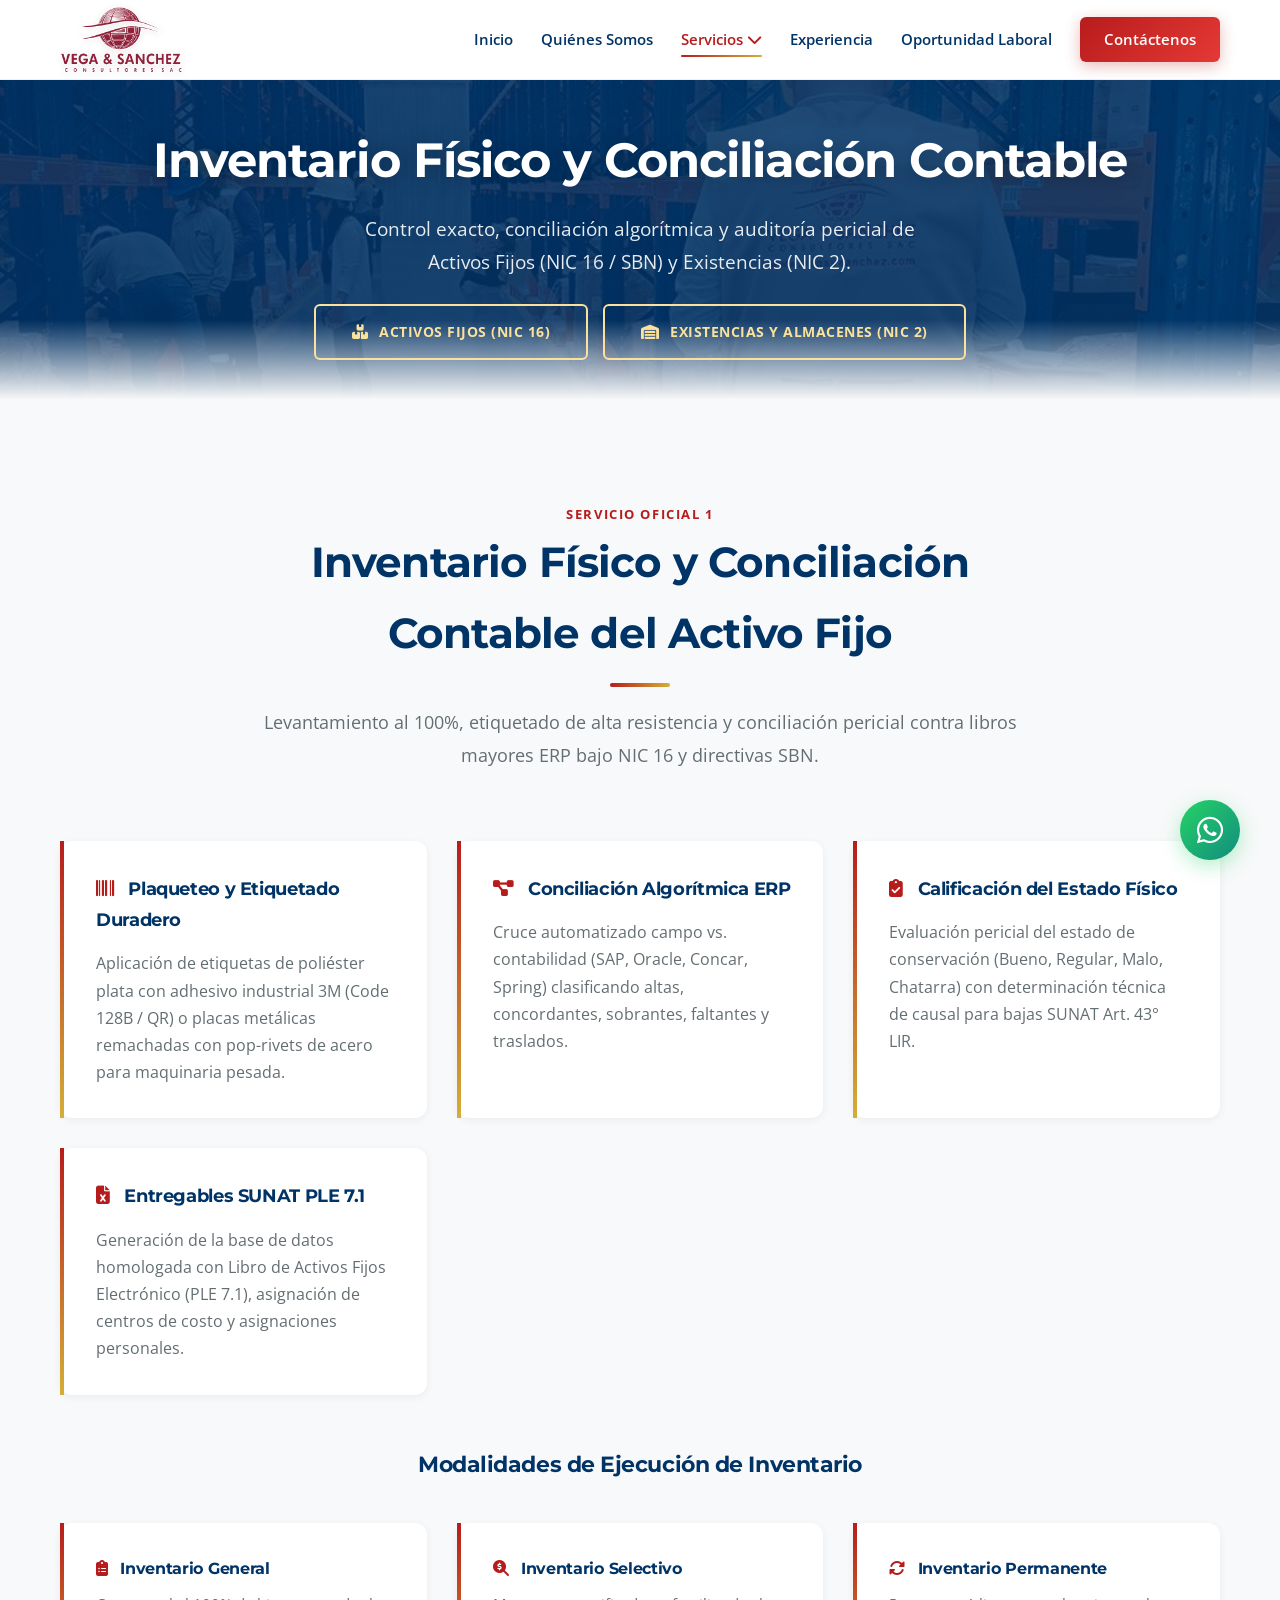
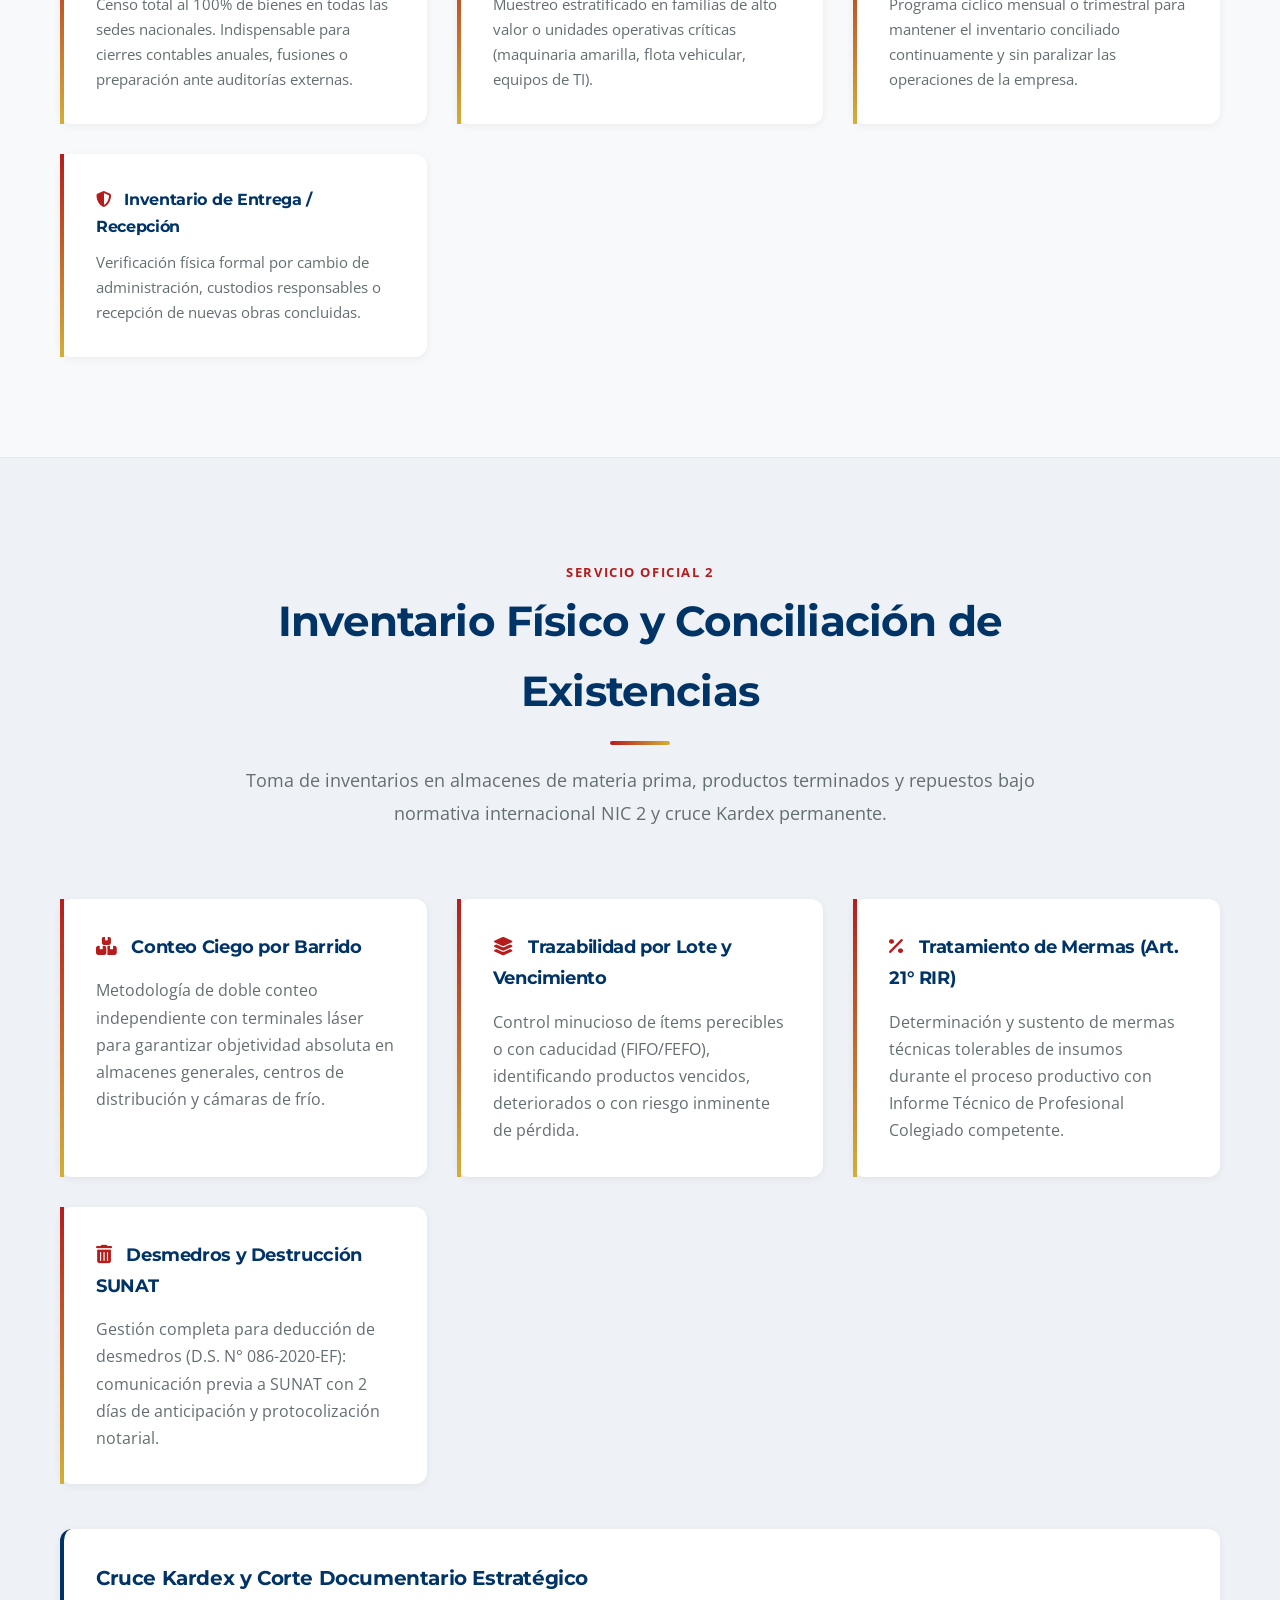
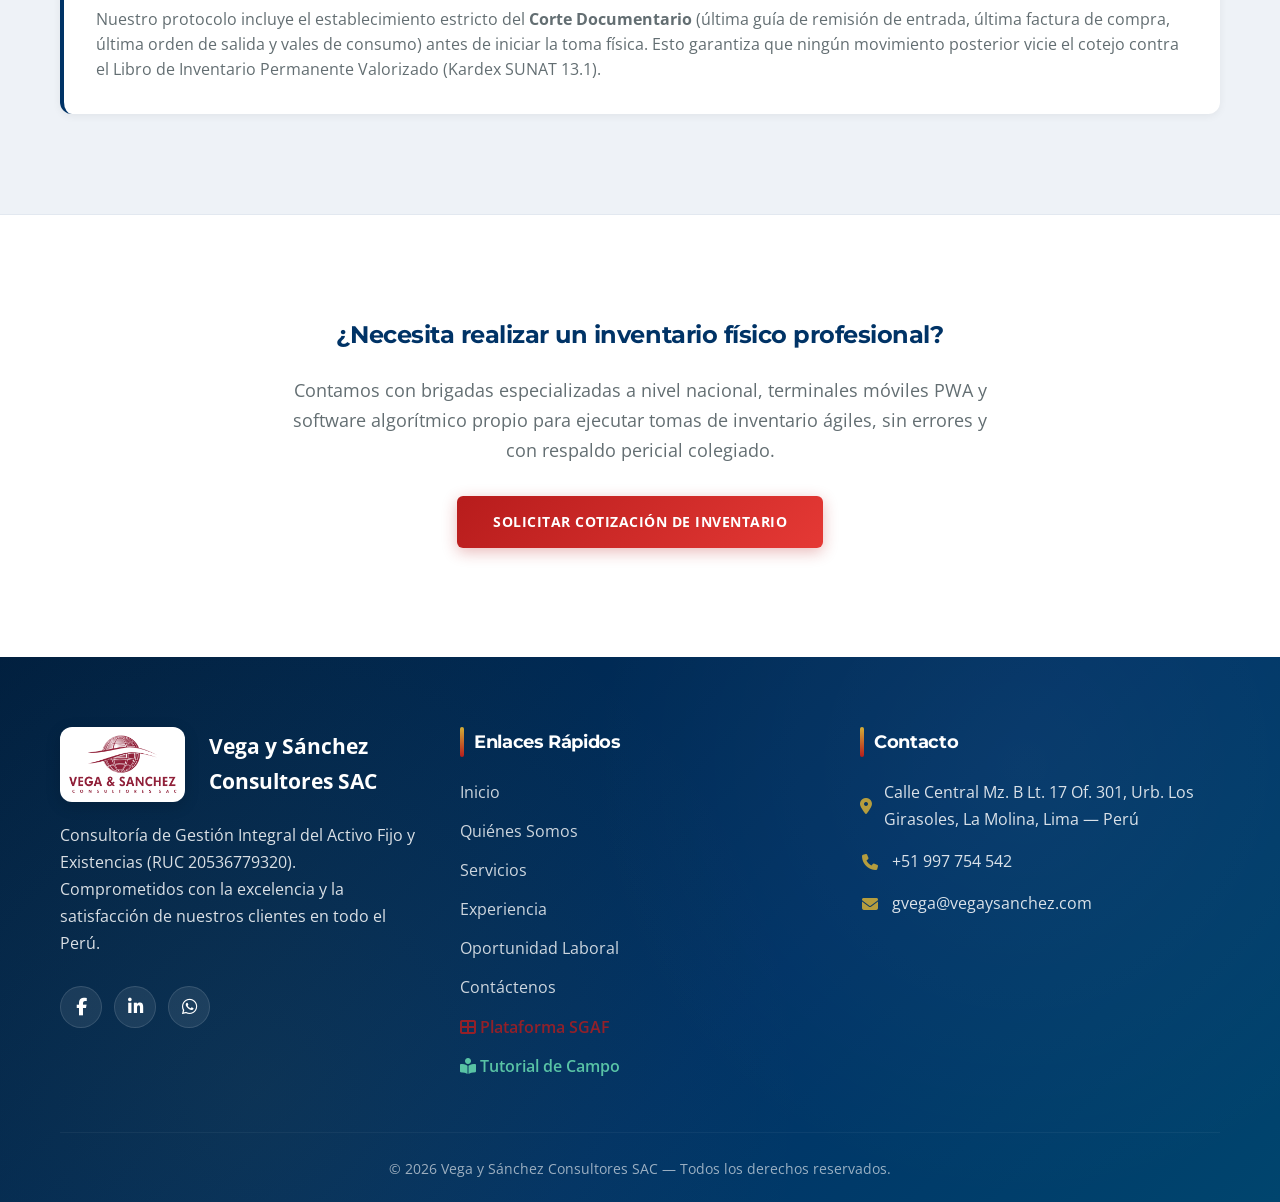
<file: inventarios.html>
<!DOCTYPE html>
<html lang="es">

<head>
    <meta charset="UTF-8">
    <meta name="viewport" content="width=device-width, initial-scale=1.0">
    <meta name="theme-color" content="#003366">
    <link rel="canonical" href="https://vegaysanchez.com/inventarios.html">
    <meta name="description"
        content="Inventario Físico y Conciliación Contable de Activos Fijos (NIC 16 / SBN) y Existencias (NIC 2) - Vega y Sánchez Consultores SAC (RUC 20536779320). Control patrimonial con tecnología láser y PWA.">
    <meta name="keywords"
        content="inventarios, activos fijos, control de existencias, conciliación contable, nic 16, nic 2, sbn, ple 7.1, kardex, peru">

    <!-- Open Graph / Facebook -->
    <meta property="og:type" content="website">
    <meta property="og:url" content="https://vegaysanchez.com/inventarios.html">
    <meta property="og:title" content="Inventarios de Activos Fijos y Existencias | Vega y Sánchez Consultores SAC">
    <meta property="og:description"
        content="Gestión integral de inventarios: Activos Fijos (NIC 16 / SBN) y Existencias (NIC 2). Etiquetado láser, conciliación ERP y auditoría SUNAT.">
    <meta property="og:image" content="img/logo.png">

    <title>Inventarios de Activos Fijos y Existencias | Vega y Sánchez Consultores SAC</title>

    <!-- Favicon -->
    <link rel="icon" type="image/png" href="img/logo.png">

    <!-- Fonts -->
    <link rel="preconnect" href="https://fonts.googleapis.com">
    <link rel="preconnect" href="https://fonts.gstatic.com" crossorigin>
    <link
        href="https://fonts.googleapis.com/css2?family=Montserrat:wght@400;500;600;700;800&family=Open+Sans:wght@400;600&display=swap"
        rel="stylesheet">

    <!-- Icons -->
    <link rel="stylesheet" href="https://cdnjs.cloudflare.com/ajax/libs/font-awesome/6.4.0/css/all.min.css">

    <!-- Styles -->
    <link rel="stylesheet" href="styles.css">

    <!-- AOS Animation Library -->
    <link href="https://unpkg.com/aos@2.3.1/dist/aos.css" rel="stylesheet">
</head>

<body>
    <!-- Navbar -->
    <nav class="navbarbox" id="navbar">
        <div class="container nav-container">
            <a href="index.html" class="logo">
                <img src="img/logo.png" alt="Vega y Sánchez Consultores SAC" class="nav-logo-img">
            </a>

            <div class="nav-links" id="nav-links">
                <a href="index.html" class="nav-link">Inicio</a>
                <a href="quienes-somos.html" class="nav-link">Quiénes Somos</a>
                <div class="dropdown">
                    <a href="index.html#servicios" class="nav-link active">Servicios <i class="fas fa-chevron-down"></i></a>
                    <div class="dropdown-content">
                        <a href="inventarios.html#activos-fijos">Inventario físico y conciliación contable del activo fijo</a>
                        <a href="inventarios.html#existencias">Inventario físico y conciliación de existencias</a>
                        <a href="valuaciones.html">Tasación de activos fijos y existencias</a>
                        <a href="saneamiento.html">Digitación y escaneo de documentos del activo fijo</a>
                    </div>
                </div>
                <a href="experiencia.html" class="nav-link">Experiencia</a>
                <a href="oportunidad-laboral.html" class="nav-link">Oportunidad Laboral</a>
                <a href="contacto.html" class="nav-link btn-nav">Contáctenos</a>
            </div>

            <div class="menu-toggle" id="menu-toggle">
                <i class="fas fa-bars"></i>
            </div>
        </div>
    </nav>

    <!-- Header Section -->
    <header class="page-header"
        style="background-image: linear-gradient(rgba(0, 51, 102, 0.88), rgba(0, 51, 102, 0.88)), url('img/img-servicios_optimized.jpg');">
        <div class="container header-content" data-aos="fade-up">
            <h1>Inventario Físico y Conciliación Contable</h1>
            <p>Control exacto, conciliación algorítmica y auditoría pericial de Activos Fijos (NIC 16 / SBN) y Existencias (NIC 2).</p>
            <div style="display: flex; justify-content: center; gap: 15px; margin-top: 25px; flex-wrap: wrap;">
                <a href="#activos-fijos" class="btn btn-outline" style="border-color: #fae29c; color: #fae29c; font-size: 0.9rem;">
                    <i class="fas fa-boxes" style="margin-right: 6px;"></i> Activos Fijos (NIC 16)
                </a>
                <a href="#existencias" class="btn btn-outline" style="border-color: #fae29c; color: #fae29c; font-size: 0.9rem;">
                    <i class="fas fa-warehouse" style="margin-right: 6px;"></i> Existencias y Almacenes (NIC 2)
                </a>
            </div>
        </div>
    </header>

    <!-- SECCIÓN 1: ACTIVOS FIJOS (NIC 16 / SBN) -->
    <section class="section" id="activos-fijos">
        <div class="container">
            <div class="section-header" data-aos="fade-up">
                <span style="font-size: 0.82rem; text-transform: uppercase; letter-spacing: 0.12em; color: var(--secondary-color); font-weight: 700;">Servicio Oficial 1</span>
                <h2 class="section-title">Inventario Físico y Conciliación Contable del Activo Fijo</h2>
                <p class="section-subtitle">Levantamiento al 100%, etiquetado de alta resistencia y conciliación pericial contra libros mayores ERP bajo NIC 16 y directivas SBN.</p>
            </div>

            <div class="service-list-grid">
                <div class="service-item-card" data-aos="fade-up" data-aos-delay="100">
                    <h3><i class="fas fa-barcode" style="color: var(--secondary-color); margin-right: 10px;"></i>
                        Plaqueteo y Etiquetado Duradero</h3>
                    <p>Aplicación de etiquetas de poliéster plata con adhesivo industrial 3M (Code 128B / QR) o placas metálicas remachadas con pop-rivets de acero para maquinaria pesada.</p>
                </div>

                <div class="service-item-card" data-aos="fade-up" data-aos-delay="200">
                    <h3><i class="fas fa-project-diagram" style="color: var(--secondary-color); margin-right: 10px;"></i>
                        Conciliación Algorítmica ERP</h3>
                    <p>Cruce automatizado campo vs. contabilidad (SAP, Oracle, Concar, Spring) clasificando altas, concordantes, sobrantes, faltantes y traslados.</p>
                </div>

                <div class="service-item-card" data-aos="fade-up" data-aos-delay="300">
                    <h3><i class="fas fa-clipboard-check" style="color: var(--secondary-color); margin-right: 10px;"></i>
                        Calificación del Estado Físico</h3>
                    <p>Evaluación pericial del estado de conservación (Bueno, Regular, Malo, Chatarra) con determinación técnica de causal para bajas SUNAT Art. 43° LIR.</p>
                </div>

                <div class="service-item-card" data-aos="fade-up" data-aos-delay="400">
                    <h3><i class="fas fa-file-excel" style="color: var(--secondary-color); margin-right: 10px;"></i>
                        Entregables SUNAT PLE 7.1</h3>
                    <p>Generación de la base de datos homologada con Libro de Activos Fijos Electrónico (PLE 7.1), asignación de centros de costo y asignaciones personales.</p>
                </div>
            </div>

            <div style="margin-top: 50px;" data-aos="fade-up">
                <h3 style="text-align: center; color: var(--primary-color); font-size: 1.4rem; margin-bottom: 25px;">Modalidades de Ejecución de Inventario</h3>
                <div class="service-list-grid">
                    <div class="service-item-card">
                        <h4 style="color: var(--primary-color); margin-bottom: 10px;"><i class="fas fa-clipboard-list" style="color: var(--secondary-color); margin-right: 8px;"></i> Inventario General</h4>
                        <p style="font-size: 0.92rem; color: var(--text-light);">Censo total al 100% de bienes en todas las sedes nacionales. Indispensable para cierres contables anuales, fusiones o preparación ante auditorías externas.</p>
                    </div>
                    <div class="service-item-card">
                        <h4 style="color: var(--primary-color); margin-bottom: 10px;"><i class="fas fa-search-dollar" style="color: var(--secondary-color); margin-right: 8px;"></i> Inventario Selectivo</h4>
                        <p style="font-size: 0.92rem; color: var(--text-light);">Muestreo estratificado en familias de alto valor o unidades operativas críticas (maquinaria amarilla, flota vehicular, equipos de TI).</p>
                    </div>
                    <div class="service-item-card">
                        <h4 style="color: var(--primary-color); margin-bottom: 10px;"><i class="fas fa-sync-alt" style="color: var(--secondary-color); margin-right: 8px;"></i> Inventario Permanente</h4>
                        <p style="font-size: 0.92rem; color: var(--text-light);">Programa cíclico mensual o trimestral para mantener el inventario conciliado continuamente y sin paralizar las operaciones de la empresa.</p>
                    </div>
                    <div class="service-item-card">
                        <h4 style="color: var(--primary-color); margin-bottom: 10px;"><i class="fas fa-shield-alt" style="color: var(--secondary-color); margin-right: 8px;"></i> Inventario de Entrega / Recepción</h4>
                        <p style="font-size: 0.92rem; color: var(--text-light);">Verificación física formal por cambio de administración, custodios responsables o recepción de nuevas obras concluidas.</p>
                    </div>
                </div>
            </div>
        </div>
    </section>

    <!-- SECCIÓN 2: EXISTENCIAS Y ALMACENES (NIC 2) -->
    <section class="section bg-light" id="existencias" style="border-top: 1px solid #e2e8f0; border-bottom: 1px solid #e2e8f0;">
        <div class="container">
            <div class="section-header" data-aos="fade-up">
                <span style="font-size: 0.82rem; text-transform: uppercase; letter-spacing: 0.12em; color: var(--secondary-color); font-weight: 700;">Servicio Oficial 2</span>
                <h2 class="section-title">Inventario Físico y Conciliación de Existencias</h2>
                <p class="section-subtitle">Toma de inventarios en almacenes de materia prima, productos terminados y repuestos bajo normativa internacional NIC 2 y cruce Kardex permanente.</p>
            </div>

            <div class="service-list-grid">
                <div class="service-item-card" data-aos="fade-up" data-aos-delay="100">
                    <h3><i class="fas fa-boxes" style="color: var(--secondary-color); margin-right: 10px;"></i>
                        Conteo Ciego por Barrido</h3>
                    <p>Metodología de doble conteo independiente con terminales láser para garantizar objetividad absoluta en almacenes generales, centros de distribución y cámaras de frío.</p>
                </div>

                <div class="service-item-card" data-aos="fade-up" data-aos-delay="200">
                    <h3><i class="fas fa-layer-group" style="color: var(--secondary-color); margin-right: 10px;"></i>
                        Trazabilidad por Lote y Vencimiento</h3>
                    <p>Control minucioso de ítems perecibles o con caducidad (FIFO/FEFO), identificando productos vencidos, deteriorados o con riesgo inminente de pérdida.</p>
                </div>

                <div class="service-item-card" data-aos="fade-up" data-aos-delay="300">
                    <h3><i class="fas fa-percent" style="color: var(--secondary-color); margin-right: 10px;"></i>
                        Tratamiento de Mermas (Art. 21° RIR)</h3>
                    <p>Determinación y sustento de mermas técnicas tolerables de insumos durante el proceso productivo con Informe Técnico de Profesional Colegiado competente.</p>
                </div>

                <div class="service-item-card" data-aos="fade-up" data-aos-delay="400">
                    <h3><i class="fas fa-trash-alt" style="color: var(--secondary-color); margin-right: 10px;"></i>
                        Desmedros y Destrucción SUNAT</h3>
                    <p>Gestión completa para deducción de desmedros (D.S. N° 086-2020-EF): comunicación previa a SUNAT con 2 días de anticipación y protocolización notarial.</p>
                </div>
            </div>

            <div style="background: white; border-radius: var(--border-radius-md); padding: 32px; margin-top: 45px; box-shadow: var(--shadow-sm); border-left: 4px solid var(--primary-color);" data-aos="fade-up">
                <h4 style="color: var(--primary-color); font-size: 1.25rem; margin-bottom: 12px;">Cruce Kardex y Corte Documentario Estratégico</h4>
                <p style="color: var(--text-light); font-size: 0.98rem; line-height: 1.6; margin-bottom: 0;">
                    Nuestro protocolo incluye el establecimiento estricto del <strong>Corte Documentario</strong> (última guía de remisión de entrada, última factura de compra, última orden de salida y vales de consumo) antes de iniciar la toma física. Esto garantiza que ningún movimiento posterior vicie el cotejo contra el Libro de Inventario Permanente Valorizado (Kardex SUNAT 13.1).
                </p>
            </div>
        </div>
    </section>

    <!-- CTA de Cierre -->
    <section class="section" style="text-align: center; background: #ffffff;">
        <div class="container" data-aos="zoom-in">
            <h2 style="color: var(--primary-color); margin-bottom: 20px;">¿Necesita realizar un inventario físico profesional?</h2>
            <p style="margin-bottom: 30px; font-size: 1.1rem; max-width: 720px; margin-left: auto; margin-right: auto; color: var(--text-light);">
                Contamos con brigadas especializadas a nivel nacional, terminales móviles PWA y software algorítmico propio para ejecutar tomas de inventario ágiles, sin errores y con respaldo pericial colegiado.
            </p>
            <a href="contacto.html" class="btn btn-secondary pulse-animation">Solicitar Cotización de Inventario</a>
        </div>
    </section>

    <!-- Footer Maestro Canónico -->
    <footer class="footer">
        <div class="container">
            <div class="footer-grid">
                <div class="footer-info">
                    <div class="footer-logo">
                        <img src="img/logo.png" alt="Vega y Sánchez">
                        <span>Vega y Sánchez Consultores SAC</span>
                    </div>
                    <p>Consultoría de Gestión Integral del Activo Fijo y Existencias (RUC 20536779320). Comprometidos con la excelencia y la satisfacción de nuestros clientes en todo el Perú.</p>
                    <div class="footer-social">
                        <a href="https://facebook.com/vegaysanchez" class="social-link" target="_blank" rel="noopener" aria-label="Facebook"><i class="fab fa-facebook-f"></i></a>
                        <a href="https://linkedin.com/company/vegaysanchez" class="social-link" target="_blank" rel="noopener" aria-label="LinkedIn"><i class="fab fa-linkedin-in"></i></a>
                        <a href="https://wa.me/51997754542" class="social-link" target="_blank" rel="noopener" aria-label="WhatsApp"><i class="fab fa-whatsapp"></i></a>
                    </div>
                </div>
                <div class="footer-links">
                    <h3>Enlaces Rápidos</h3>
                    <ul>
                        <li><a href="index.html">Inicio</a></li>
                        <li><a href="quienes-somos.html">Quiénes Somos</a></li>
                        <li><a href="index.html#servicios">Servicios</a></li>
                        <li><a href="experiencia.html">Experiencia</a></li>
                        <li><a href="oportunidad-laboral.html">Oportunidad Laboral</a></li>
                        <li><a href="contacto.html">Contáctenos</a></li>
                        <li><a href="dashboard.html" style="color: var(--secondary-color); font-weight: 600;"><i class="fas fa-th-large"></i> Plataforma SGAF</a></li>
                        <li><a href="tutorial-campo.html" style="color: #6ee7b7; font-weight: 600;"><i class="fas fa-book-reader"></i> Tutorial de Campo</a></li>
                    </ul>
                </div>
                <div class="footer-contact">
                    <h3>Contacto</h3>
                    <p><i class="fas fa-map-marker-alt"></i> Calle Central Mz. B Lt. 17 Of. 301, Urb. Los Girasoles, La Molina, Lima — Perú</p>
                    <p><i class="fas fa-phone"></i> <a href="tel:+51997754542" style="color: inherit; text-decoration: none;">+51 997 754 542</a></p>
                    <p><i class="fas fa-envelope"></i> <a href="mailto:gvega@vegaysanchez.com" style="color: inherit; text-decoration: none;">gvega@vegaysanchez.com</a></p>
                </div>
            </div>
            <div class="footer-bottom">
                <p>&copy; <span class="current-year">2026</span> Vega y Sánchez Consultores SAC — Todos los derechos reservados.</p>
            </div>
        </div>
    </footer>

    <script src="https://unpkg.com/aos@2.3.1/dist/aos.js"></script>
    <script src="script.js"></script>
    <a href="https://wa.me/51997754542" class="whatsapp-float" target="_blank" rel="noopener">
        <i class="fab fa-whatsapp"></i>
    </a>
</body>

</html>
</file>
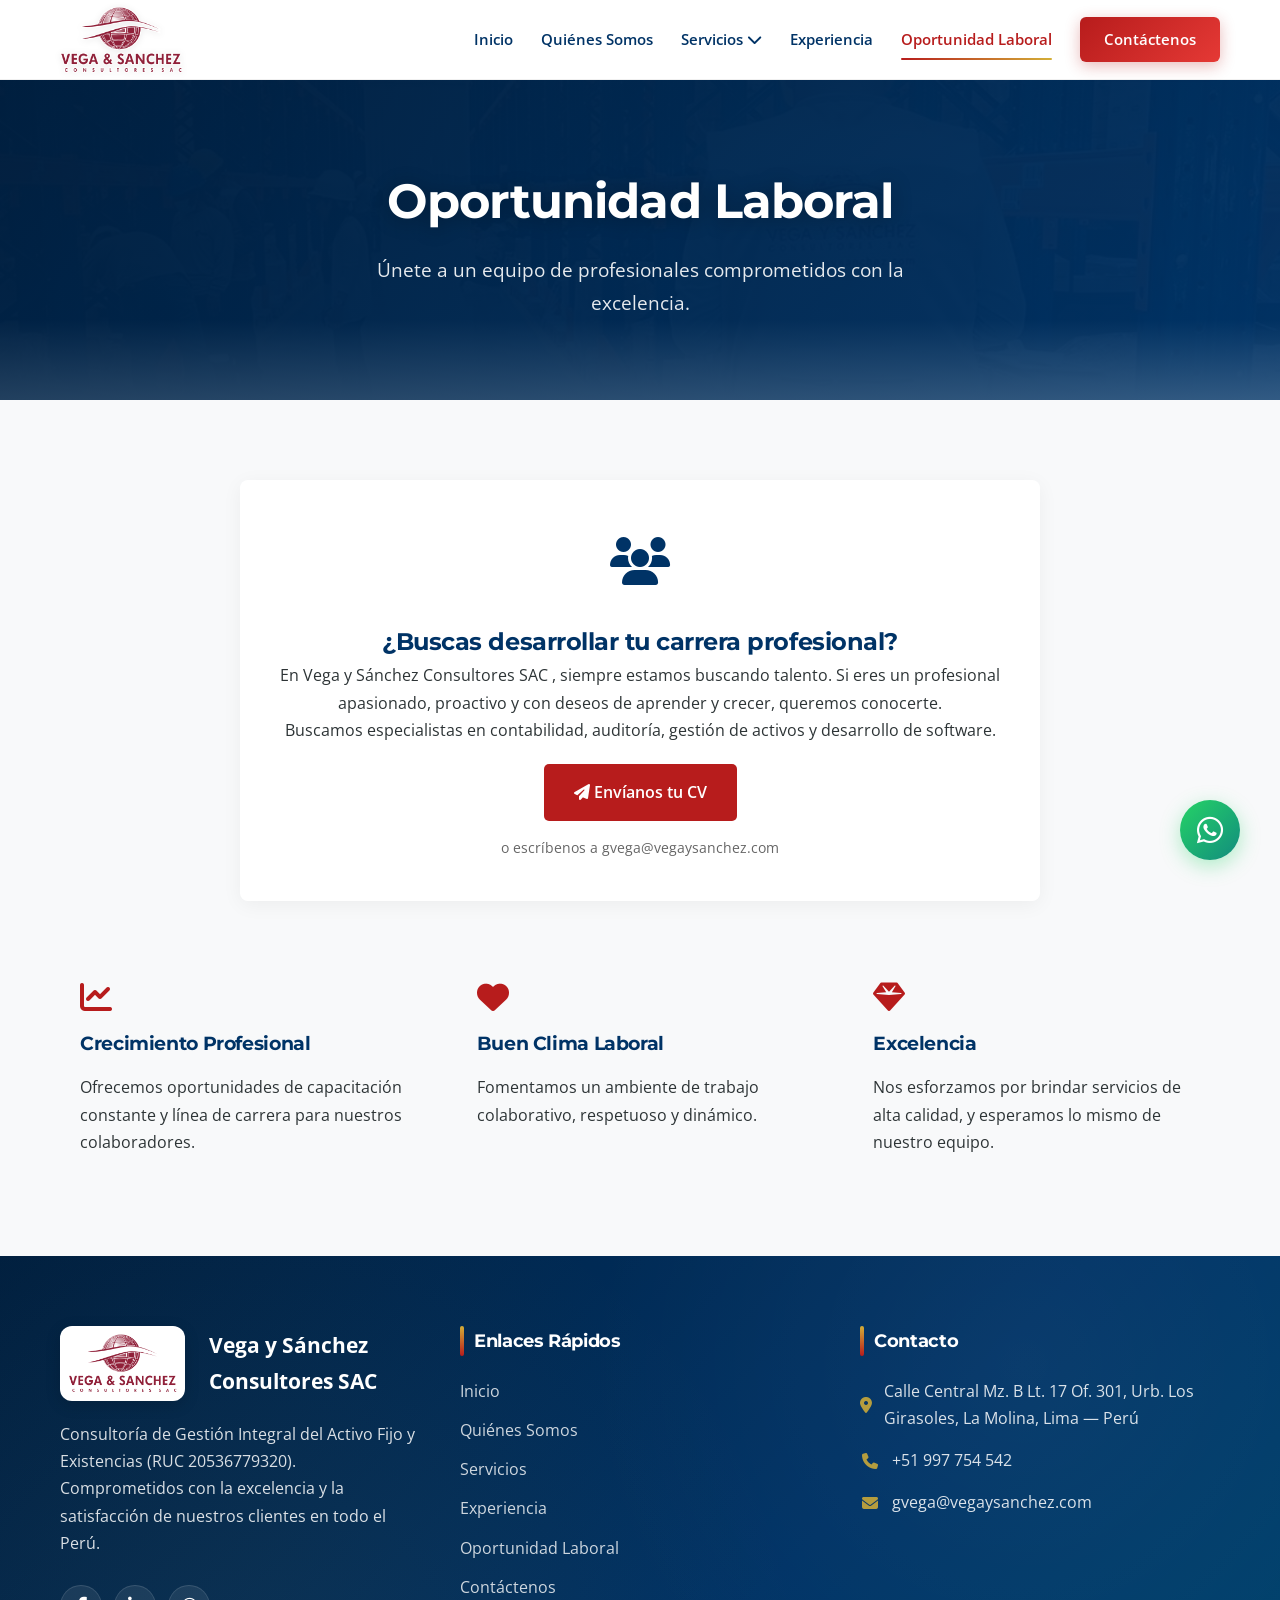
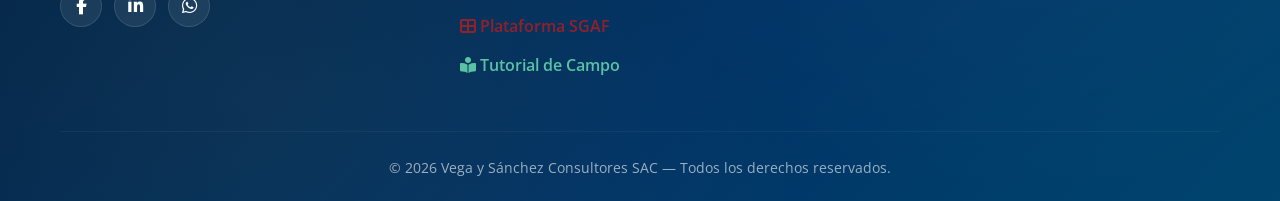
<file: oportunidad-laboral.html>
<!DOCTYPE html>
<html lang="es">

<head>
    <meta charset="UTF-8">
    <meta name="viewport" content="width=device-width, initial-scale=1.0">
    <meta name="theme-color" content="#003366">
    <link rel="canonical" href="https://vegaysanchez.com/oportunidad-laboral.html">
    <meta name="description"
        content="Trabaja con nosotros en Vega y Sánchez Consultores SAC (RUC 20536779320) - Buscamos talento profesional en contabilidad, ingeniería y brigadas de inventario en todo el Perú.">
    <meta name="keywords" content="empleo, trabajo, consultoria, contabilidad, auditoria, peru">

    <!-- Open Graph / Facebook -->
    <meta property="og:type" content="website">
    <meta property="og:url" content="https://vegaysanchez.com/oportunidad-laboral.html">
    <meta property="og:title" content="Oportunidad Laboral | Vega y Sánchez Consultores SAC">
    <meta property="og:description" content="Únete a nuestro equipo de profesionales. Envia tu CV.">
    <meta property="og:image" content="img/logo.png">

    <title>Oportunidad Laboral | Vega y Sánchez Consultores SAC</title>

    <!-- Favicon -->
    <link rel="icon" type="image/png" href="img/logo.png">

    <!-- Fonts -->
    <link rel="preconnect" href="https://fonts.googleapis.com">
    <link rel="preconnect" href="https://fonts.gstatic.com" crossorigin>
    <link
        href="https://fonts.googleapis.com/css2?family=Montserrat:wght@400;500;600;700&family=Open+Sans:wght@400;600&display=swap"
        rel="stylesheet">

    <!-- Icons -->
    <link rel="stylesheet" href="https://cdnjs.cloudflare.com/ajax/libs/font-awesome/6.4.0/css/all.min.css">

    <!-- Styles -->
    <link rel="stylesheet" href="styles.css">

    <!-- AOS Animation Library -->
    <link href="https://unpkg.com/aos@2.3.1/dist/aos.css" rel="stylesheet">

    <style>
        .career-section {
            padding: 80px 0;
            text-align: center;
        }

        .career-content {
            max-width: 800px;
            margin: 0 auto;
            background: white;
            padding: 40px;
            border-radius: 8px;
            box-shadow: 0 4px 20px rgba(0, 0, 0, 0.05);
        }

        .career-icon {
            font-size: 3rem;
            color: var(--primary-color);
            margin-bottom: 20px;
        }

        .cta-button {
            display: inline-block;
            background-color: var(--secondary-color);
            color: white;
            padding: 15px 30px;
            border-radius: 5px;
            text-decoration: none;
            font-weight: 600;
            transition: background-color 0.3s ease;
            margin-top: 20px;
        }

        .cta-button:hover {
            background-color: #c0392b;
            /* Darker shade of secondary */
        }

        .values-grid {
            display: grid;
            grid-template-columns: repeat(auto-fit, minmax(250px, 1fr));
            gap: 30px;
            margin-top: 60px;
        }

        .value-card {
            padding: 20px;
            text-align: left;
        }

        .value-card h3 {
            color: var(--primary-color);
            margin-bottom: 15px;
        }
    </style>
</head>

<body>
    <!-- Navbar -->
    <nav class="navbarbox" id="navbar">
        <div class="container nav-container">
            <a href="index.html" class="logo">
                <img src="img/logo.png" alt="Vega y Sánchez Consultores SAC" class="nav-logo-img">
            </a>

            <div class="nav-links" id="nav-links">
                <a href="index.html" class="nav-link">Inicio</a>
                <a href="quienes-somos.html" class="nav-link">Quiénes Somos</a>
                <div class="dropdown">
                    <a href="index.html#servicios" class="nav-link">Servicios <i class="fas fa-chevron-down"></i></a>
                    <div class="dropdown-content">
                        <a href="inventarios.html#activos-fijos">Inventario físico y conciliación contable del activo fijo</a>
                        <a href="inventarios.html#existencias">Inventario físico y conciliación de existencias</a>
                        <a href="valuaciones.html">Tasación de activos fijos y existencias</a>
                        <a href="saneamiento.html">Digitación y escaneo de documentos del activo fijo</a>
                    </div>
                </div>
                <a href="experiencia.html" class="nav-link">Experiencia</a>
                <a href="oportunidad-laboral.html" class="nav-link active">Oportunidad Laboral</a>
                <a href="contacto.html" class="nav-link btn-nav">Contáctenos</a>
            </div>

            <div class="menu-toggle" id="menu-toggle">
                <i class="fas fa-bars"></i>
            </div>
        </div>
    </nav>

    <!-- Header Section -->
    <header class="page-header">
        <div class="overlay"></div>
        <div class="container header-content" data-aos="fade-up">
            <h1>Oportunidad Laboral</h1>
            <p>Únete a un equipo de profesionales comprometidos con la excelencia.</p>
        </div>
    </header>

    <!-- Main Content -->
    <section class="career-section">
        <div class="container">
            <div class="career-content" data-aos="fade-up">
                <div class="career-icon">
                    <i class="fas fa-users"></i>
                </div>
                <h2>¿Buscas desarrollar tu carrera profesional?</h2>
                <p>En Vega y Sánchez Consultores SAC , siempre estamos buscando talento. Si eres un profesional
                    apasionado,
                    proactivo y con deseos de aprender y crecer, queremos conocerte.</p>
                <p>Buscamos especialistas en contabilidad, auditoría, gestión de activos y desarrollo de software.</p>

                <a href="mailto:gvega@vegaysanchez.com" class="cta-button">
                    <i class="fas fa-paper-plane"></i> Envíanos tu CV
                </a>
                <p style="margin-top: 15px; font-size: 0.9rem; color: #666;">o escríbenos a gvega@vegaysanchez.com
                </p>
            </div>

            <div class="values-grid">
                <div class="value-card" data-aos="fade-up" data-aos-delay="100">
                    <i class="fas fa-chart-line fa-2x" style="color: var(--secondary-color); margin-bottom: 15px;"></i>
                    <h3>Crecimiento Profesional</h3>
                    <p>Ofrecemos oportunidades de capacitación constante y línea de carrera para nuestros colaboradores.
                    </p>
                </div>
                <div class="value-card" data-aos="fade-up" data-aos-delay="200">
                    <i class="fas fa-heart fa-2x" style="color: var(--secondary-color); margin-bottom: 15px;"></i>
                    <h3>Buen Clima Laboral</h3>
                    <p>Fomentamos un ambiente de trabajo colaborativo, respetuoso y dinámico.</p>
                </div>
                <div class="value-card" data-aos="fade-up" data-aos-delay="300">
                    <i class="fas fa-gem fa-2x" style="color: var(--secondary-color); margin-bottom: 15px;"></i>
                    <h3>Excelencia</h3>
                    <p>Nos esforzamos por brindar servicios de alta calidad, y esperamos lo mismo de nuestro equipo.</p>
                </div>
            </div>
        </div>
    </section>

    <!-- Footer Maestro Canónico -->
    <footer class="footer">
        <div class="container">
            <div class="footer-grid">
                <div class="footer-info">
                    <div class="footer-logo">
                        <img src="img/logo.png" alt="Vega y Sánchez">
                        <span>Vega y Sánchez Consultores SAC</span>
                    </div>
                    <p>Consultoría de Gestión Integral del Activo Fijo y Existencias (RUC 20536779320). Comprometidos con la excelencia y la satisfacción de nuestros clientes en todo el Perú.</p>
                    <div class="footer-social">
                        <a href="https://facebook.com/vegaysanchez" class="social-link" target="_blank" rel="noopener" aria-label="Facebook"><i class="fab fa-facebook-f"></i></a>
                        <a href="https://linkedin.com/company/vegaysanchez" class="social-link" target="_blank" rel="noopener" aria-label="LinkedIn"><i class="fab fa-linkedin-in"></i></a>
                        <a href="https://wa.me/51997754542" class="social-link" target="_blank" rel="noopener" aria-label="WhatsApp"><i class="fab fa-whatsapp"></i></a>
                    </div>
                </div>
                <div class="footer-links">
                    <h3>Enlaces Rápidos</h3>
                    <ul>
                        <li><a href="index.html">Inicio</a></li>
                        <li><a href="quienes-somos.html">Quiénes Somos</a></li>
                        <li><a href="index.html#servicios">Servicios</a></li>
                        <li><a href="experiencia.html">Experiencia</a></li>
                        <li><a href="oportunidad-laboral.html">Oportunidad Laboral</a></li>
                        <li><a href="contacto.html">Contáctenos</a></li>
                        <li><a href="dashboard.html" style="color: var(--secondary-color); font-weight: 600;"><i class="fas fa-th-large"></i> Plataforma SGAF</a></li>
                        <li><a href="tutorial-campo.html" style="color: #6ee7b7; font-weight: 600;"><i class="fas fa-book-reader"></i> Tutorial de Campo</a></li>
                    </ul>
                </div>
                <div class="footer-contact">
                    <h3>Contacto</h3>
                    <p><i class="fas fa-map-marker-alt"></i> Calle Central Mz. B Lt. 17 Of. 301, Urb. Los Girasoles, La Molina, Lima — Perú</p>
                    <p><i class="fas fa-phone"></i> <a href="tel:+51997754542" style="color: inherit; text-decoration: none;">+51 997 754 542</a></p>
                    <p><i class="fas fa-envelope"></i> <a href="mailto:gvega@vegaysanchez.com" style="color: inherit; text-decoration: none;">gvega@vegaysanchez.com</a></p>
                </div>
            </div>
            <div class="footer-bottom">
                <p>&copy; <span class="current-year">2026</span> Vega y Sánchez Consultores SAC — Todos los derechos reservados.</p>
            </div>
        </div>
    </footer>

    <script src="https://unpkg.com/aos@2.3.1/dist/aos.js"></script>
    <script src="script.js"></script>
    <a href="https://wa.me/51997754542" class="whatsapp-float" target="_blank" rel="noopener">
        <i class="fab fa-whatsapp"></i>
    </a>
</body>

</html>
</file>
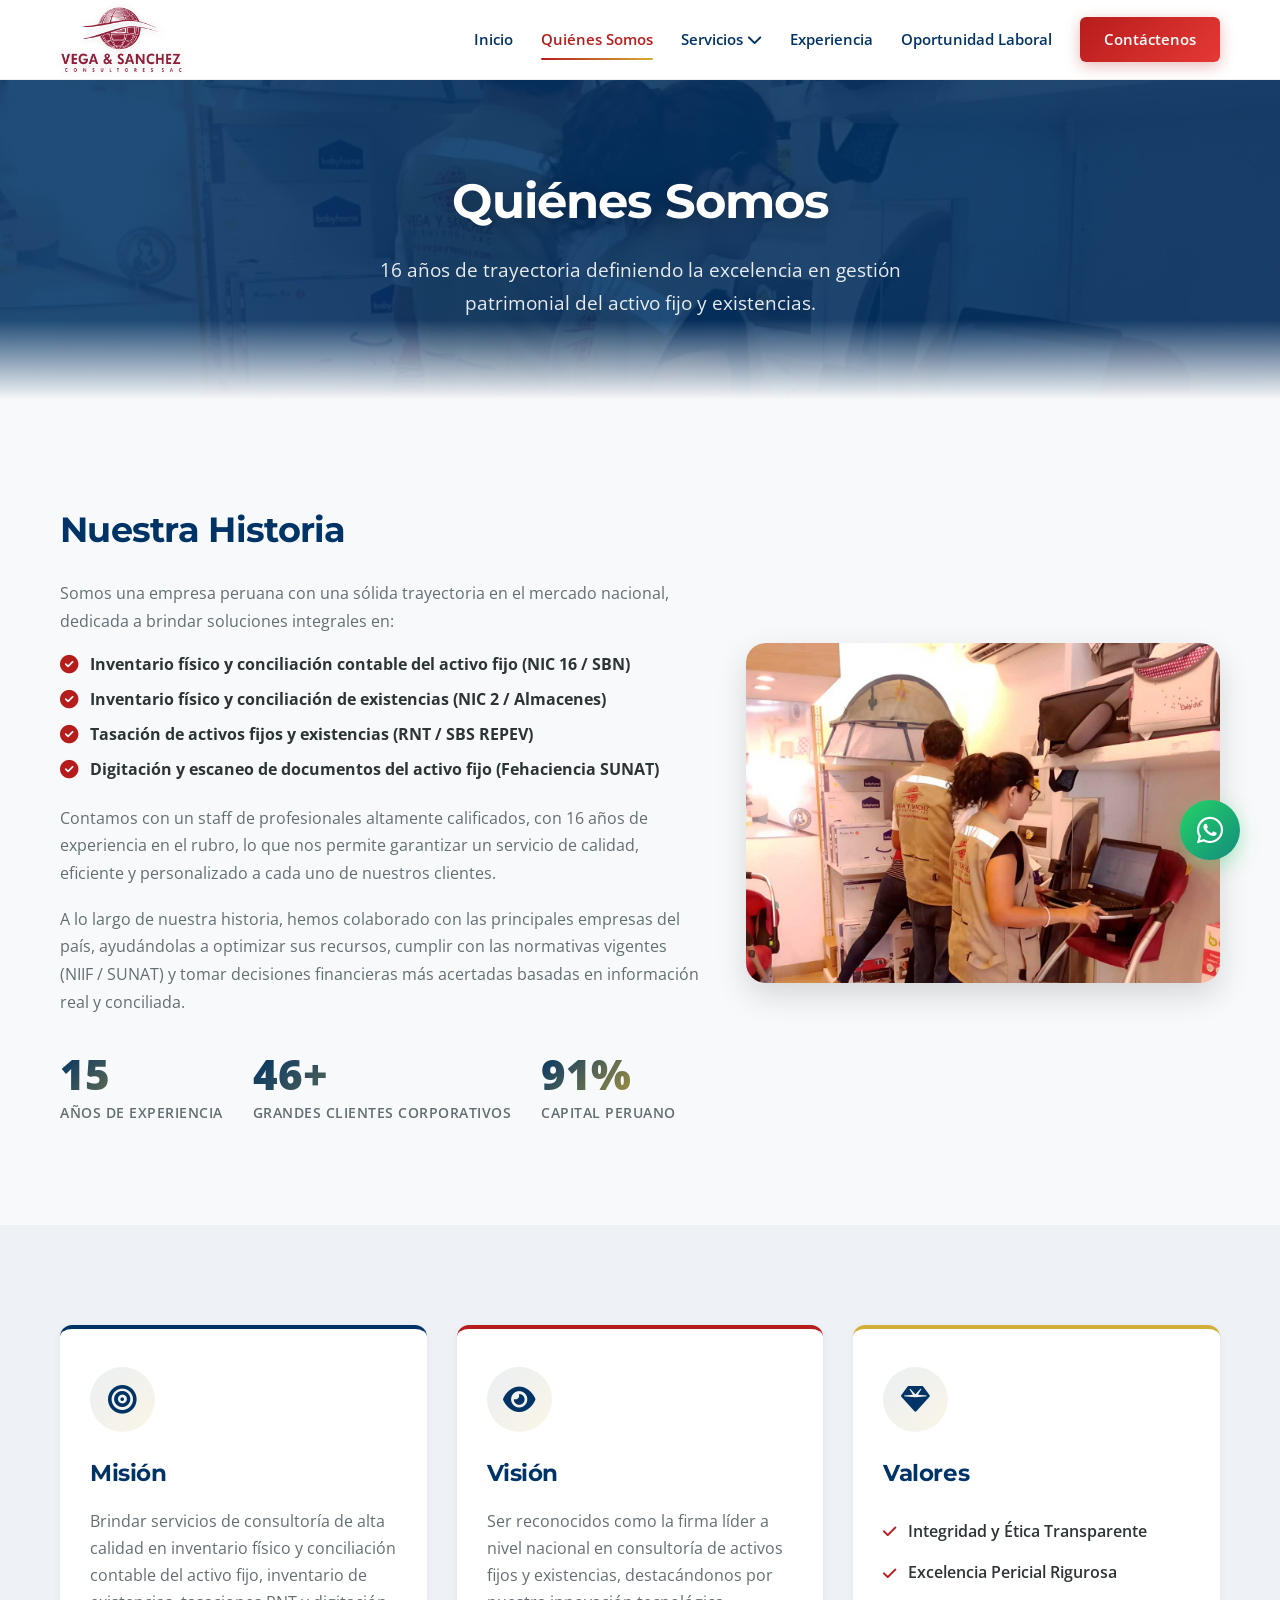
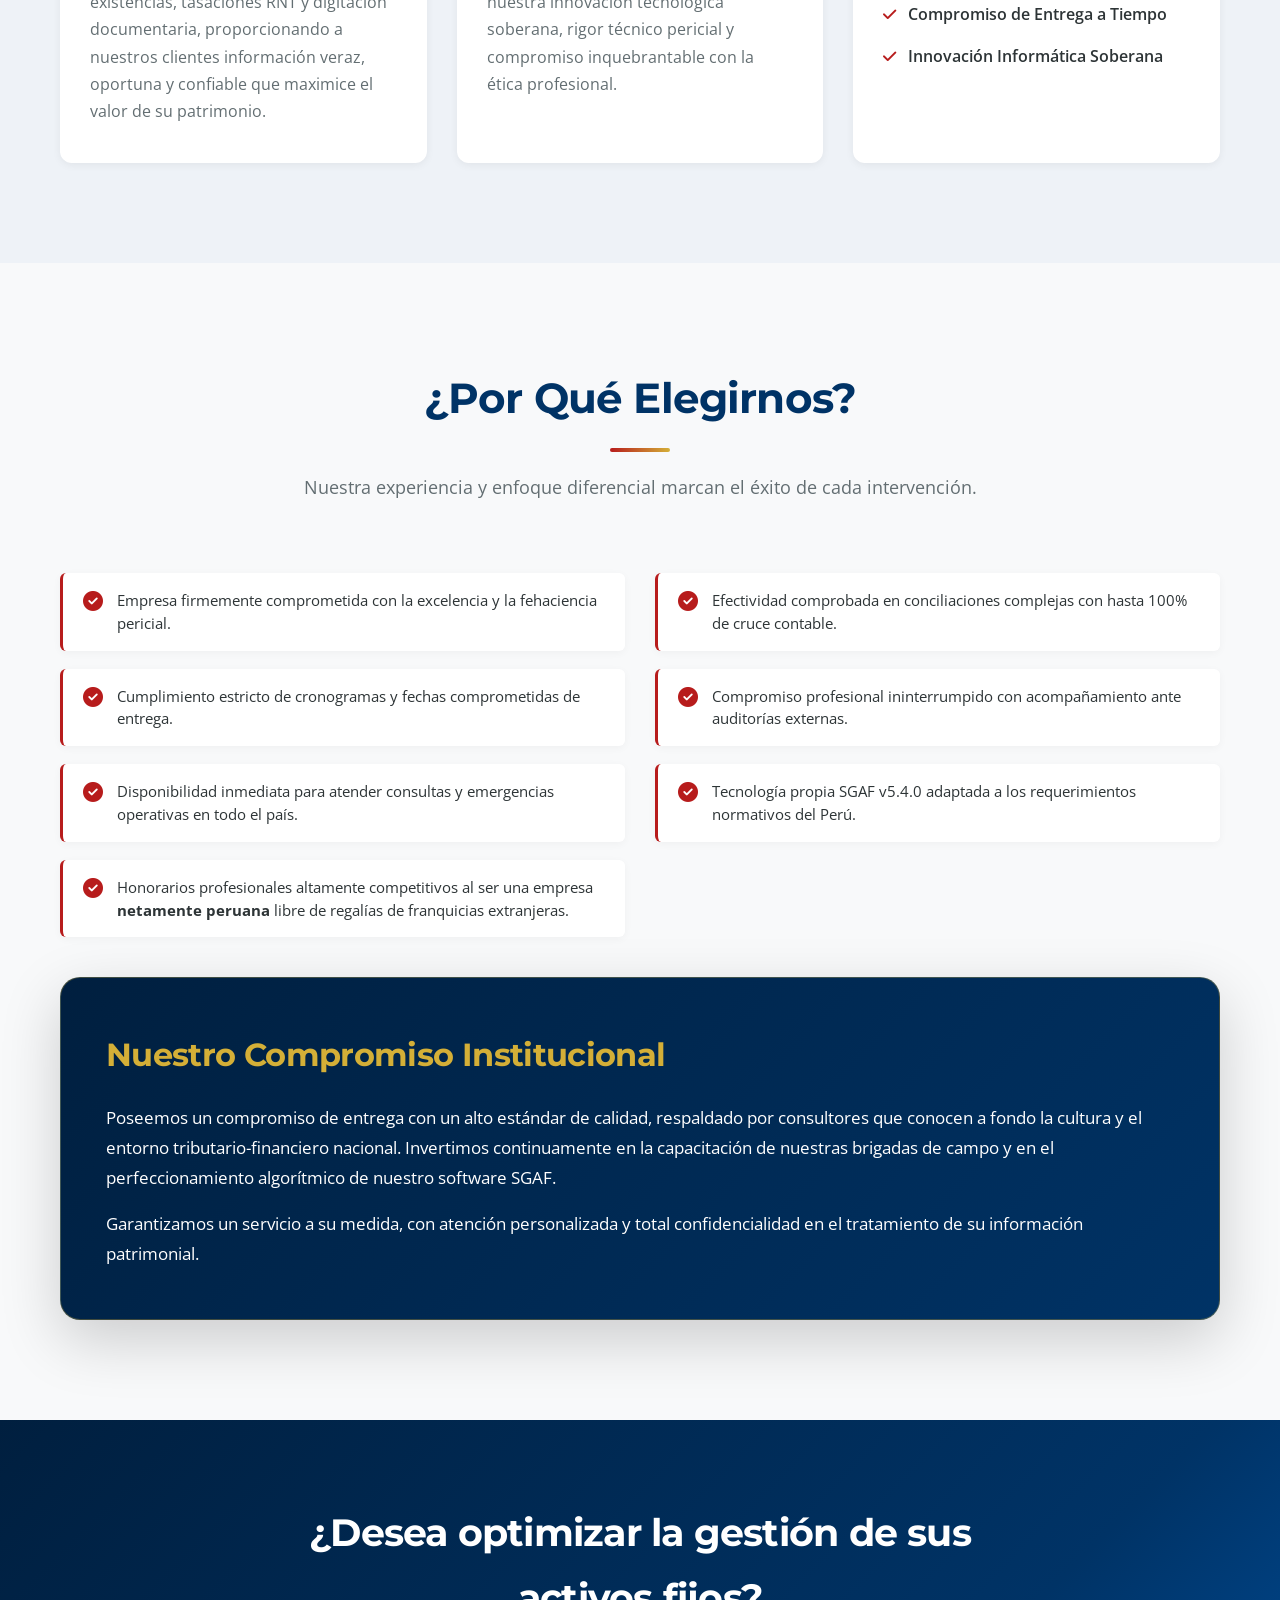
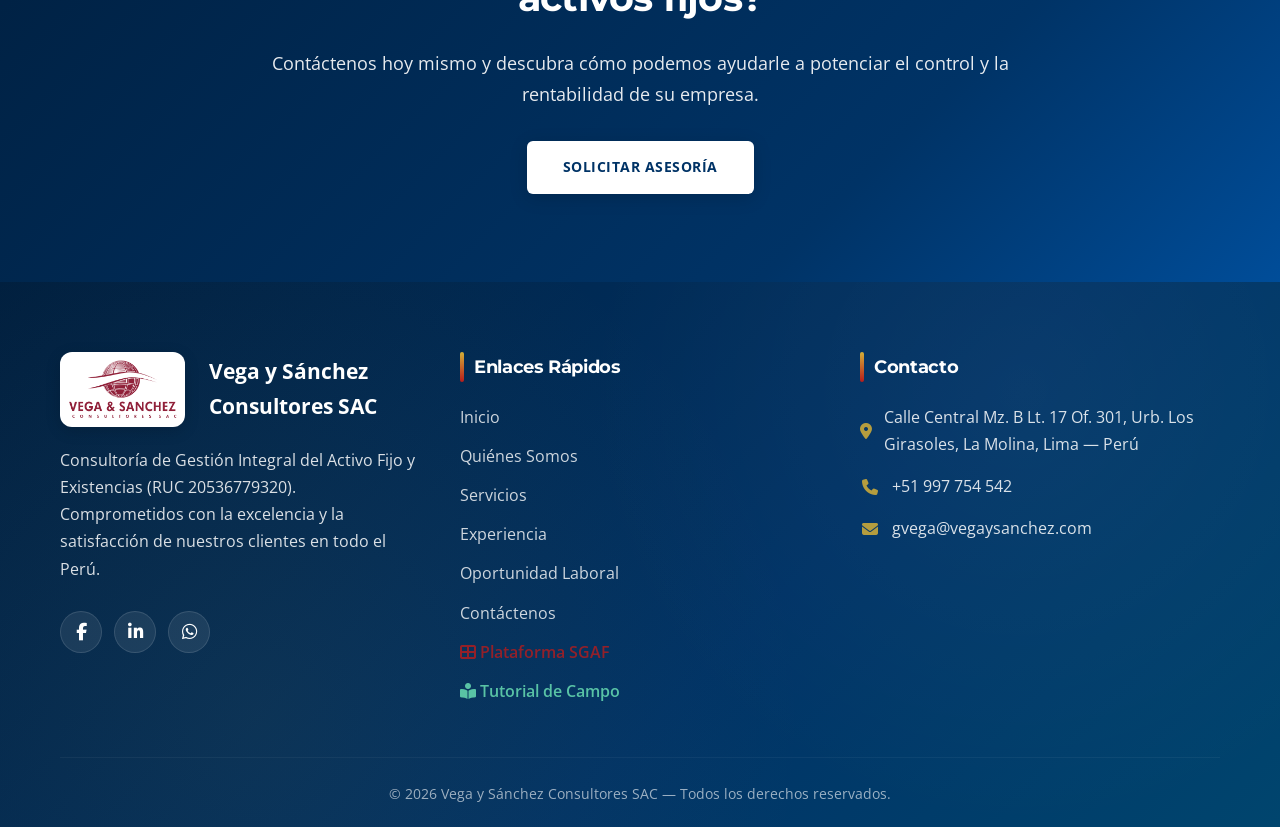
<file: quienes-somos.html>
<!DOCTYPE html>
<html lang="es">

<head>
    <meta charset="UTF-8">
    <meta name="viewport" content="width=device-width, initial-scale=1.0">
    <meta name="theme-color" content="#003366">
    <link rel="canonical" href="https://vegaysanchez.com/quienes-somos.html">
    <meta name="description"
        content="Conozca a Vega y Sánchez Consultores SAC (RUC 20536779320), consultoría peruana de gestión integral del activo fijo y existencias con 16 años de experiencia en el país.">
    <meta name="keywords" content="quienes somos, historia, experiencia, consultores, activos fijos, tasaciones, sgaf, peru">

    <!-- Open Graph / Facebook -->
    <meta property="og:type" content="website">
    <meta property="og:url" content="https://vegaysanchez.com/quienes-somos.html">
    <meta property="og:title" content="Quiénes Somos | Vega y Sánchez Consultores SAC">
    <meta property="og:description"
        content="Consultoría de gestión integral del activo fijo y existencias. 16 años brindando soluciones integrales en todo el Perú.">
    <meta property="og:image" content="img/imgnnsootr.jpg">

    <title>Quiénes Somos | Vega y Sánchez Consultores SAC</title>

    <!-- Favicon -->
    <link rel="icon" type="image/png" href="img/logo.png">

    <!-- Fonts -->
    <link rel="preconnect" href="https://fonts.googleapis.com">
    <link rel="preconnect" href="https://fonts.gstatic.com" crossorigin>
    <link
        href="https://fonts.googleapis.com/css2?family=Montserrat:wght@400;500;600;700;800&family=Open+Sans:wght@400;600&display=swap"
        rel="stylesheet">

    <!-- Icons -->
    <link rel="stylesheet" href="https://cdnjs.cloudflare.com/ajax/libs/font-awesome/6.4.0/css/all.min.css">

    <!-- Styles -->
    <link rel="stylesheet" href="styles.css">

    <!-- AOS Animation Library -->
    <link href="https://unpkg.com/aos@2.3.1/dist/aos.css" rel="stylesheet">
</head>

<body>
    <!-- Navbar -->
    <nav class="navbarbox" id="navbar">
        <div class="container nav-container">
            <a href="index.html" class="logo">
                <img src="img/logo.png" alt="Vega y Sánchez Consultores SAC" class="nav-logo-img">
            </a>

            <div class="nav-links" id="nav-links">
                <a href="index.html" class="nav-link">Inicio</a>
                <a href="quienes-somos.html" class="nav-link active">Quiénes Somos</a>
                <div class="dropdown">
                    <a href="index.html#servicios" class="nav-link">Servicios <i class="fas fa-chevron-down"></i></a>
                    <div class="dropdown-content">
                        <a href="inventarios.html#activos-fijos">Inventario físico y conciliación contable del activo fijo</a>
                        <a href="inventarios.html#existencias">Inventario físico y conciliación de existencias</a>
                        <a href="valuaciones.html">Tasación de activos fijos y existencias</a>
                        <a href="saneamiento.html">Digitación y escaneo de documentos del activo fijo</a>
                    </div>
                </div>
                <a href="experiencia.html" class="nav-link">Experiencia</a>
                <a href="oportunidad-laboral.html" class="nav-link">Oportunidad Laboral</a>
                <a href="contacto.html" class="nav-link btn-nav">Contáctenos</a>
            </div>

            <div class="menu-toggle" id="menu-toggle">
                <i class="fas fa-bars"></i>
            </div>
        </div>
    </nav>

    <!-- Header Section -->
    <header class="page-header"
        style="background-image: linear-gradient(rgba(0, 51, 102, 0.88), rgba(0, 51, 102, 0.88)), url('img/imgnnsootr.jpg');">
        <div class="container header-content" data-aos="fade-up">
            <h1>Quiénes Somos</h1>
            <p>16 años de trayectoria definiendo la excelencia en gestión patrimonial del activo fijo y existencias.</p>
        </div>
    </header>

    <!-- Main Content -->
    <section class="section">
        <div class="container">
            <div class="about-grid">
                <div class="about-text" data-aos="fade-right">
                    <h2>Nuestra Historia</h2>
                    <p>Somos una empresa peruana con una sólida trayectoria en el mercado nacional, dedicada a brindar soluciones integrales en:</p>
                    <ul style="list-style: none; padding-left: 0; margin: 18px 0 24px 0;">
                        <li style="display: flex; align-items: flex-start; gap: 12px; margin-bottom: 12px; font-size: 1.02rem; line-height: 1.4;">
                            <i class="fas fa-check-circle" style="color: var(--secondary-color); margin-top: 3px; font-size: 1.15rem; flex-shrink: 0;"></i>
                            <span><strong>Inventario físico y conciliación contable del activo fijo (NIC 16 / SBN)</strong></span>
                        </li>
                        <li style="display: flex; align-items: flex-start; gap: 12px; margin-bottom: 12px; font-size: 1.02rem; line-height: 1.4;">
                            <i class="fas fa-check-circle" style="color: var(--secondary-color); margin-top: 3px; font-size: 1.15rem; flex-shrink: 0;"></i>
                            <span><strong>Inventario físico y conciliación de existencias (NIC 2 / Almacenes)</strong></span>
                        </li>
                        <li style="display: flex; align-items: flex-start; gap: 12px; margin-bottom: 12px; font-size: 1.02rem; line-height: 1.4;">
                            <i class="fas fa-check-circle" style="color: var(--secondary-color); margin-top: 3px; font-size: 1.15rem; flex-shrink: 0;"></i>
                            <span><strong>Tasación de activos fijos y existencias (RNT / SBS REPEV)</strong></span>
                        </li>
                        <li style="display: flex; align-items: flex-start; gap: 12px; margin-bottom: 12px; font-size: 1.02rem; line-height: 1.4;">
                            <i class="fas fa-check-circle" style="color: var(--secondary-color); margin-top: 3px; font-size: 1.15rem; flex-shrink: 0;"></i>
                            <span><strong>Digitación y escaneo de documentos del activo fijo (Fehaciencia SUNAT)</strong></span>
                        </li>
                    </ul>
                    <p>Contamos con un staff de profesionales altamente calificados, con 16 años de experiencia en el rubro, lo que nos permite garantizar un servicio de calidad, eficiente y personalizado a cada uno de nuestros clientes.</p>
                    <p>A lo largo de nuestra historia, hemos colaborado con las principales empresas del país, ayudándolas a optimizar sus recursos, cumplir con las normativas vigentes (NIIF / SUNAT) y tomar decisiones financieras más acertadas basadas en información real y conciliada.</p>

                    <div class="stats-row">
                        <div class="stat">
                            <span class="number">16</span>
                            <span class="label">Años de Experiencia</span>
                        </div>
                        <div class="stat">
                            <span class="number">50+</span>
                            <span class="label">Grandes Clientes Corporativos</span>
                        </div>
                        <div class="stat">
                            <span class="number">100%</span>
                            <span class="label">Capital Peruano</span>
                        </div>
                    </div>
                </div>
                <div class="about-image" data-aos="fade-left">
                    <img src="img/imgnnsootr.jpg" alt="Equipo Vega y Sánchez" class="shadow-lg rounded">
                </div>
            </div>
        </div>
    </section>

    <!-- Mission & Vision -->
    <section class="section bg-light">
        <div class="container">
            <div class="mv-grid">
                <div class="mv-card" data-aos="fade-up" data-aos-delay="100">
                    <div class="icon-box">
                        <i class="fas fa-bullseye"></i>
                    </div>
                    <h3>Misión</h3>
                    <p>Brindar servicios de consultoría de alta calidad en inventario físico y conciliación contable del activo fijo, inventario de existencias, tasaciones RNT y digitación documentaria, proporcionando a nuestros clientes información veraz, oportuna y confiable que maximice el valor de su patrimonio.</p>
                </div>
                <div class="mv-card" data-aos="fade-up" data-aos-delay="200">
                    <div class="icon-box">
                        <i class="fas fa-eye"></i>
                    </div>
                    <h3>Visión</h3>
                    <p>Ser reconocidos como la firma líder a nivel nacional en consultoría de activos fijos y existencias, destacándonos por nuestra innovación tecnológica soberana, rigor técnico pericial y compromiso inquebrantable con la ética profesional.</p>
                </div>
                <div class="mv-card" data-aos="fade-up" data-aos-delay="300">
                    <div class="icon-box">
                        <i class="fas fa-gem"></i>
                    </div>
                    <h3>Valores</h3>
                    <ul class="values-list">
                        <li><i class="fas fa-check"></i> Integridad y Ética Transparente</li>
                        <li><i class="fas fa-check"></i> Excelencia Pericial Rigurosa</li>
                        <li><i class="fas fa-check"></i> Compromiso de Entrega a Tiempo</li>
                        <li><i class="fas fa-check"></i> Innovación Informática Soberana</li>
                    </ul>
                </div>
            </div>
        </div>
    </section>

    <!-- Why Choose Us -->
    <section class="section">
        <div class="container">
            <div class="why-choose-us" data-aos="fade-up">
                <div class="section-header">
                    <h2 class="section-title">¿Por Qué Elegirnos?</h2>
                    <p class="section-subtitle">Nuestra experiencia y enfoque diferencial marcan el éxito de cada intervención.</p>
                </div>
                <div class="experience-list">
                    <div class="exp-item">
                        <i class="fas fa-check-circle"></i>
                        <span>Empresa firmemente comprometida con la excelencia y la fehaciencia pericial.</span>
                    </div>
                    <div class="exp-item">
                        <i class="fas fa-check-circle"></i>
                        <span>Efectividad comprobada en conciliaciones complejas con hasta 100% de cruce contable.</span>
                    </div>
                    <div class="exp-item">
                        <i class="fas fa-check-circle"></i>
                        <span>Cumplimiento estricto de cronogramas y fechas comprometidas de entrega.</span>
                    </div>
                    <div class="exp-item">
                        <i class="fas fa-check-circle"></i>
                        <span>Compromiso profesional ininterrumpido con acompañamiento ante auditorías externas.</span>
                    </div>
                    <div class="exp-item">
                        <i class="fas fa-check-circle"></i>
                        <span>Disponibilidad inmediata para atender consultas y emergencias operativas en todo el país.</span>
                    </div>
                    <div class="exp-item">
                        <i class="fas fa-check-circle"></i>
                        <span>Tecnología propia SGAF v5.4.0 adaptada a los requerimientos normativos del Perú.</span>
                    </div>
                    <div class="exp-item">
                        <i class="fas fa-check-circle"></i>
                        <span>Honorarios profesionales altamente competitivos al ser una empresa <strong>netamente peruana</strong> libre de regalías de franquicias extranjeras.</span>
                    </div>
                </div>
            </div>

            <div class="commitment-section" data-aos="fade-up">
                <h2 style="color: var(--accent-color); margin-bottom: 20px;">Nuestro Compromiso Institucional</h2>
                <p style="font-size: 1.05rem; line-height: 1.8;">
                    Poseemos un compromiso de entrega con un alto estándar de calidad, respaldado por consultores que conocen a fondo la cultura y el entorno tributario-financiero nacional. Invertimos continuamente en la capacitación de nuestras brigadas de campo y en el perfeccionamiento algorítmico de nuestro software SGAF.
                </p>
                <p style="font-size: 1.05rem; line-height: 1.8; margin-top: 15px; margin-bottom: 0;">
                    Garantizamos un servicio a su medida, con atención personalizada y total confidencialidad en el tratamiento de su información patrimonial.
                </p>
            </div>
        </div>
    </section>

    <!-- CTA Section -->
    <section class="cta-section">
        <div class="cta-content" data-aos="fade-up">
            <h2>¿Desea optimizar la gestión de sus activos fijos?</h2>
            <p>Contáctenos hoy mismo y descubra cómo podemos ayudarle a potenciar el control y la rentabilidad de su empresa.</p>
            <a href="contacto.html" class="btn btn-white pulse-animation">
                Solicitar Asesoría
            </a>
        </div>
    </section>

    <!-- Footer Maestro Canónico -->
    <footer class="footer">
        <div class="container">
            <div class="footer-grid">
                <div class="footer-info">
                    <div class="footer-logo">
                        <img src="img/logo.png" alt="Vega y Sánchez">
                        <span>Vega y Sánchez Consultores SAC</span>
                    </div>
                    <p>Consultoría de Gestión Integral del Activo Fijo y Existencias (RUC 20536779320). Comprometidos con la excelencia y la satisfacción de nuestros clientes en todo el Perú.</p>
                    <div class="footer-social">
                        <a href="https://facebook.com/vegaysanchez" class="social-link" target="_blank" rel="noopener" aria-label="Facebook"><i class="fab fa-facebook-f"></i></a>
                        <a href="https://linkedin.com/company/vegaysanchez" class="social-link" target="_blank" rel="noopener" aria-label="LinkedIn"><i class="fab fa-linkedin-in"></i></a>
                        <a href="https://wa.me/51997754542" class="social-link" target="_blank" rel="noopener" aria-label="WhatsApp"><i class="fab fa-whatsapp"></i></a>
                    </div>
                </div>
                <div class="footer-links">
                    <h3>Enlaces Rápidos</h3>
                    <ul>
                        <li><a href="index.html">Inicio</a></li>
                        <li><a href="quienes-somos.html">Quiénes Somos</a></li>
                        <li><a href="index.html#servicios">Servicios</a></li>
                        <li><a href="experiencia.html">Experiencia</a></li>
                        <li><a href="oportunidad-laboral.html">Oportunidad Laboral</a></li>
                        <li><a href="contacto.html">Contáctenos</a></li>
                        <li><a href="dashboard.html" style="color: var(--secondary-color); font-weight: 600;"><i class="fas fa-th-large"></i> Plataforma SGAF</a></li>
                        <li><a href="tutorial-campo.html" style="color: #6ee7b7; font-weight: 600;"><i class="fas fa-book-reader"></i> Tutorial de Campo</a></li>
                    </ul>
                </div>
                <div class="footer-contact">
                    <h3>Contacto</h3>
                    <p><i class="fas fa-map-marker-alt"></i> Calle Central Mz. B Lt. 17 Of. 301, Urb. Los Girasoles, La Molina, Lima — Perú</p>
                    <p><i class="fas fa-phone"></i> <a href="tel:+51997754542" style="color: inherit; text-decoration: none;">+51 997 754 542</a></p>
                    <p><i class="fas fa-envelope"></i> <a href="mailto:gvega@vegaysanchez.com" style="color: inherit; text-decoration: none;">gvega@vegaysanchez.com</a></p>
                </div>
            </div>
            <div class="footer-bottom">
                <p>&copy; <span class="current-year">2026</span> Vega y Sánchez Consultores SAC — Todos los derechos reservados.</p>
            </div>
        </div>
    </footer>

    <script src="https://unpkg.com/aos@2.3.1/dist/aos.js"></script>
    <script src="script.js"></script>
    <a href="https://wa.me/51997754542" class="whatsapp-float" target="_blank" rel="noopener">
        <i class="fab fa-whatsapp"></i>
    </a>
</body>

</html>
</file>
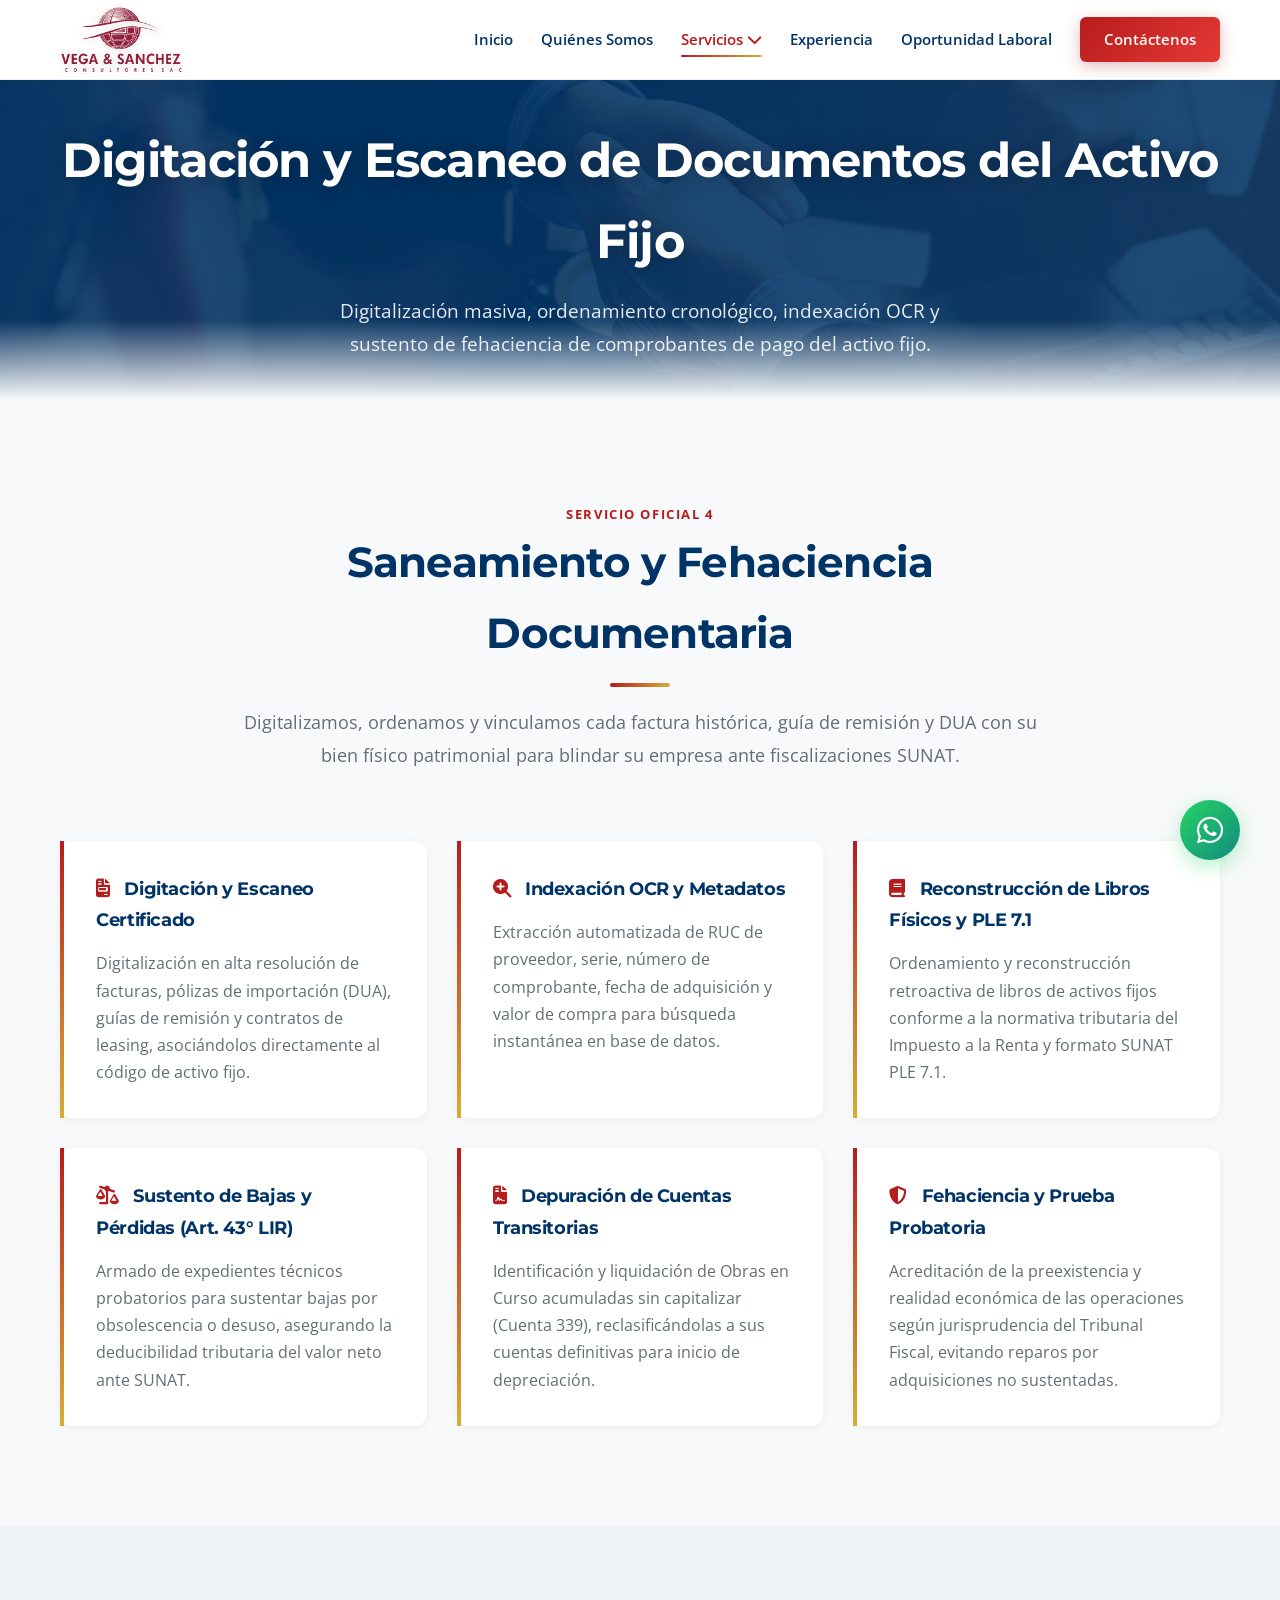
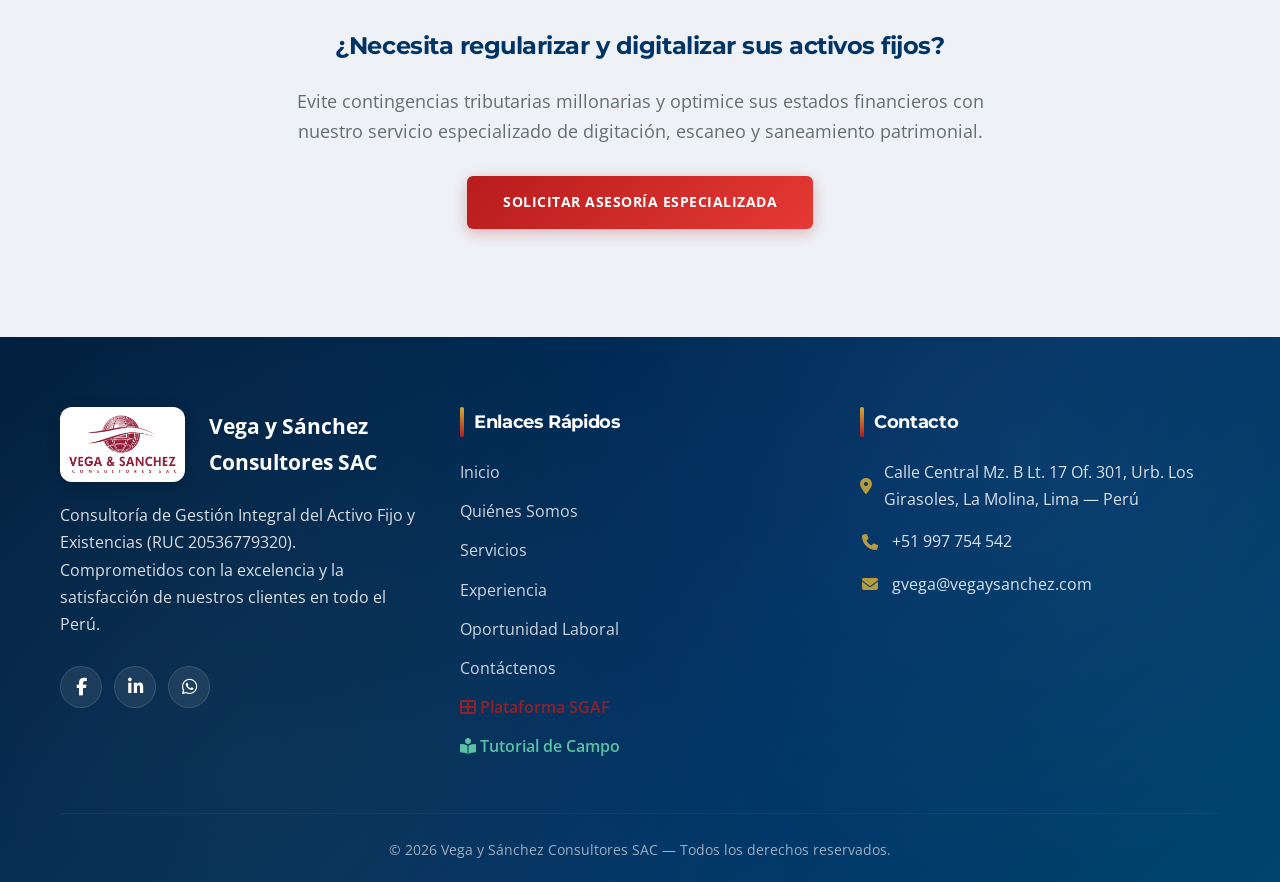
<file: saneamiento.html>
<!DOCTYPE html>
<html lang="es">

<head>
    <meta charset="UTF-8">
    <meta name="viewport" content="width=device-width, initial-scale=1.0">
    <meta name="theme-color" content="#003366">
    <link rel="canonical" href="https://vegaysanchez.com/saneamiento.html">
    <meta name="description"
        content="Digitación y Escaneo de Documentos del Activo Fijo - Vega y Sánchez Consultores SAC (RUC 20536779320). Digitalización certificada, fehaciencia de comprobantes y saneamiento patrimonial ante SUNAT.">
    <meta name="keywords"
        content="digitacion, escaneo, saneamiento contable, activos fijos, comprobantes de pago, fehaciencia sunat, ple 7.1, peru">

    <!-- Open Graph / Facebook -->
    <meta property="og:type" content="website">
    <meta property="og:url" content="https://vegaysanchez.com/saneamiento.html">
    <meta property="og:title" content="Digitación y Escaneo de Documentos del Activo Fijo | Vega y Sánchez Consultores SAC">
    <meta property="og:description"
        content="Digitalización masiva, ordenamiento cronológico, indexación OCR y sustento de fehaciencia de comprobantes de pago del activo fijo.">
    <meta property="og:image" content="img/logo.png">

    <title>Digitación y Escaneo de Documentos del Activo Fijo | Vega y Sánchez Consultores SAC</title>

    <!-- Favicon -->
    <link rel="icon" type="image/png" href="img/logo.png">

    <!-- Fonts -->
    <link rel="preconnect" href="https://fonts.googleapis.com">
    <link rel="preconnect" href="https://fonts.gstatic.com" crossorigin>
    <link
        href="https://fonts.googleapis.com/css2?family=Montserrat:wght@400;500;600;700;800&family=Open+Sans:wght@400;600&display=swap"
        rel="stylesheet">

    <!-- Icons -->
    <link rel="stylesheet" href="https://cdnjs.cloudflare.com/ajax/libs/font-awesome/6.4.0/css/all.min.css">

    <!-- Styles -->
    <link rel="stylesheet" href="styles.css">

    <!-- AOS Animation Library -->
    <link href="https://unpkg.com/aos@2.3.1/dist/aos.css" rel="stylesheet">
</head>

<body>
    <!-- Navbar -->
    <nav class="navbarbox" id="navbar">
        <div class="container nav-container">
            <a href="index.html" class="logo">
                <img src="img/logo.png" alt="Vega y Sánchez Consultores SAC" class="nav-logo-img">
            </a>

            <div class="nav-links" id="nav-links">
                <a href="index.html" class="nav-link">Inicio</a>
                <a href="quienes-somos.html" class="nav-link">Quiénes Somos</a>
                <div class="dropdown">
                    <a href="index.html#servicios" class="nav-link active">Servicios <i class="fas fa-chevron-down"></i></a>
                    <div class="dropdown-content">
                        <a href="inventarios.html#activos-fijos">Inventario físico y conciliación contable del activo fijo</a>
                        <a href="inventarios.html#existencias">Inventario físico y conciliación de existencias</a>
                        <a href="valuaciones.html">Tasación de activos fijos y existencias</a>
                        <a href="saneamiento.html">Digitación y escaneo de documentos del activo fijo</a>
                    </div>
                </div>
                <a href="experiencia.html" class="nav-link">Experiencia</a>
                <a href="oportunidad-laboral.html" class="nav-link">Oportunidad Laboral</a>
                <a href="contacto.html" class="nav-link btn-nav">Contáctenos</a>
            </div>

            <div class="menu-toggle" id="menu-toggle">
                <i class="fas fa-bars"></i>
            </div>
        </div>
    </nav>

    <!-- Header Section -->
    <header class="page-header"
        style="background-image: linear-gradient(rgba(0, 51, 102, 0.88), rgba(0, 51, 102, 0.88)), url('img/two-businessman-shake-hand-in-coffee-shop_optimized.jpg');">
        <div class="container header-content" data-aos="fade-up">
            <h1>Digitación y Escaneo de Documentos del Activo Fijo</h1>
            <p>Digitalización masiva, ordenamiento cronológico, indexación OCR y sustento de fehaciencia de comprobantes de pago del activo fijo.</p>
        </div>
    </header>

    <!-- Main Content -->
    <section class="section">
        <div class="container">
            <div class="section-header" data-aos="fade-up">
                <span style="font-size: 0.82rem; text-transform: uppercase; letter-spacing: 0.12em; color: var(--secondary-color); font-weight: 700;">Servicio Oficial 4</span>
                <h2 class="section-title">Saneamiento y Fehaciencia Documentaria</h2>
                <p class="section-subtitle">Digitalizamos, ordenamos y vinculamos cada factura histórica, guía de remisión y DUA con su bien físico patrimonial para blindar su empresa ante fiscalizaciones SUNAT.</p>
            </div>

            <div class="service-list-grid">
                <div class="service-item-card" data-aos="fade-up" data-aos-delay="100">
                    <h3><i class="fas fa-file-invoice" style="color: var(--secondary-color); margin-right: 10px;"></i>
                        Digitación y Escaneo Certificado</h3>
                    <p>Digitalización en alta resolución de facturas, pólizas de importación (DUA), guías de remisión y contratos de leasing, asociándolos directamente al código de activo fijo.</p>
                </div>

                <div class="service-item-card" data-aos="fade-up" data-aos-delay="200">
                    <h3><i class="fas fa-search-plus" style="color: var(--secondary-color); margin-right: 10px;"></i>
                        Indexación OCR y Metadatos</h3>
                    <p>Extracción automatizada de RUC de proveedor, serie, número de comprobante, fecha de adquisición y valor de compra para búsqueda instantánea en base de datos.</p>
                </div>

                <div class="service-item-card" data-aos="fade-up" data-aos-delay="300">
                    <h3><i class="fas fa-book" style="color: var(--secondary-color); margin-right: 10px;"></i>
                        Reconstrucción de Libros Físicos y PLE 7.1</h3>
                    <p>Ordenamiento y reconstrucción retroactiva de libros de activos fijos conforme a la normativa tributaria del Impuesto a la Renta y formato SUNAT PLE 7.1.</p>
                </div>

                <div class="service-item-card" data-aos="fade-up" data-aos-delay="400">
                    <h3><i class="fas fa-balance-scale-right" style="color: var(--secondary-color); margin-right: 10px;"></i>
                        Sustento de Bajas y Pérdidas (Art. 43° LIR)</h3>
                    <p>Armado de expedientes técnicos probatorios para sustentar bajas por obsolescencia o desuso, asegurando la deducibilidad tributaria del valor neto ante SUNAT.</p>
                </div>

                <div class="service-item-card" data-aos="fade-up" data-aos-delay="500">
                    <h3><i class="fas fa-file-contract" style="color: var(--secondary-color); margin-right: 10px;"></i>
                        Depuración de Cuentas Transitorias</h3>
                    <p>Identificación y liquidación de Obras en Curso acumuladas sin capitalizar (Cuenta 339), reclasificándolas a sus cuentas definitivas para inicio de depreciación.</p>
                </div>

                <div class="service-item-card" data-aos="fade-up" data-aos-delay="600">
                    <h3><i class="fas fa-shield-alt" style="color: var(--secondary-color); margin-right: 10px;"></i>
                        Fehaciencia y Prueba Probatoria</h3>
                    <p>Acreditación de la preexistencia y realidad económica de las operaciones según jurisprudencia del Tribunal Fiscal, evitando reparos por adquisiciones no sustentadas.</p>
                </div>
            </div>
        </div>
    </section>

    <!-- CTA de Cierre -->
    <section class="section bg-light" style="text-align: center;">
        <div class="container" data-aos="zoom-in">
            <h2 style="color: var(--primary-color); margin-bottom: 20px;">¿Necesita regularizar y digitalizar sus activos fijos?</h2>
            <p style="margin-bottom: 30px; font-size: 1.1rem; max-width: 720px; margin-left: auto; margin-right: auto; color: var(--text-light);">
                Evite contingencias tributarias millonarias y optimice sus estados financieros con nuestro servicio especializado de digitación, escaneo y saneamiento patrimonial.
            </p>
            <a href="contacto.html" class="btn btn-secondary pulse-animation">Solicitar Asesoría Especializada</a>
        </div>
    </section>

    <!-- Footer Maestro Canónico -->
    <footer class="footer">
        <div class="container">
            <div class="footer-grid">
                <div class="footer-info">
                    <div class="footer-logo">
                        <img src="img/logo.png" alt="Vega y Sánchez">
                        <span>Vega y Sánchez Consultores SAC</span>
                    </div>
                    <p>Consultoría de Gestión Integral del Activo Fijo y Existencias (RUC 20536779320). Comprometidos con la excelencia y la satisfacción de nuestros clientes en todo el Perú.</p>
                    <div class="footer-social">
                        <a href="https://facebook.com/vegaysanchez" class="social-link" target="_blank" rel="noopener" aria-label="Facebook"><i class="fab fa-facebook-f"></i></a>
                        <a href="https://linkedin.com/company/vegaysanchez" class="social-link" target="_blank" rel="noopener" aria-label="LinkedIn"><i class="fab fa-linkedin-in"></i></a>
                        <a href="https://wa.me/51997754542" class="social-link" target="_blank" rel="noopener" aria-label="WhatsApp"><i class="fab fa-whatsapp"></i></a>
                    </div>
                </div>
                <div class="footer-links">
                    <h3>Enlaces Rápidos</h3>
                    <ul>
                        <li><a href="index.html">Inicio</a></li>
                        <li><a href="quienes-somos.html">Quiénes Somos</a></li>
                        <li><a href="index.html#servicios">Servicios</a></li>
                        <li><a href="experiencia.html">Experiencia</a></li>
                        <li><a href="oportunidad-laboral.html">Oportunidad Laboral</a></li>
                        <li><a href="contacto.html">Contáctenos</a></li>
                        <li><a href="dashboard.html" style="color: var(--secondary-color); font-weight: 600;"><i class="fas fa-th-large"></i> Plataforma SGAF</a></li>
                        <li><a href="tutorial-campo.html" style="color: #6ee7b7; font-weight: 600;"><i class="fas fa-book-reader"></i> Tutorial de Campo</a></li>
                    </ul>
                </div>
                <div class="footer-contact">
                    <h3>Contacto</h3>
                    <p><i class="fas fa-map-marker-alt"></i> Calle Central Mz. B Lt. 17 Of. 301, Urb. Los Girasoles, La Molina, Lima — Perú</p>
                    <p><i class="fas fa-phone"></i> <a href="tel:+51997754542" style="color: inherit; text-decoration: none;">+51 997 754 542</a></p>
                    <p><i class="fas fa-envelope"></i> <a href="mailto:gvega@vegaysanchez.com" style="color: inherit; text-decoration: none;">gvega@vegaysanchez.com</a></p>
                </div>
            </div>
            <div class="footer-bottom">
                <p>&copy; <span class="current-year">2026</span> Vega y Sánchez Consultores SAC — Todos los derechos reservados.</p>
            </div>
        </div>
    </footer>

    <script src="https://unpkg.com/aos@2.3.1/dist/aos.js"></script>
    <script src="script.js"></script>
    <a href="https://wa.me/51997754542" class="whatsapp-float" target="_blank" rel="noopener">
        <i class="fab fa-whatsapp"></i>
    </a>
</body>

</html>
</file>
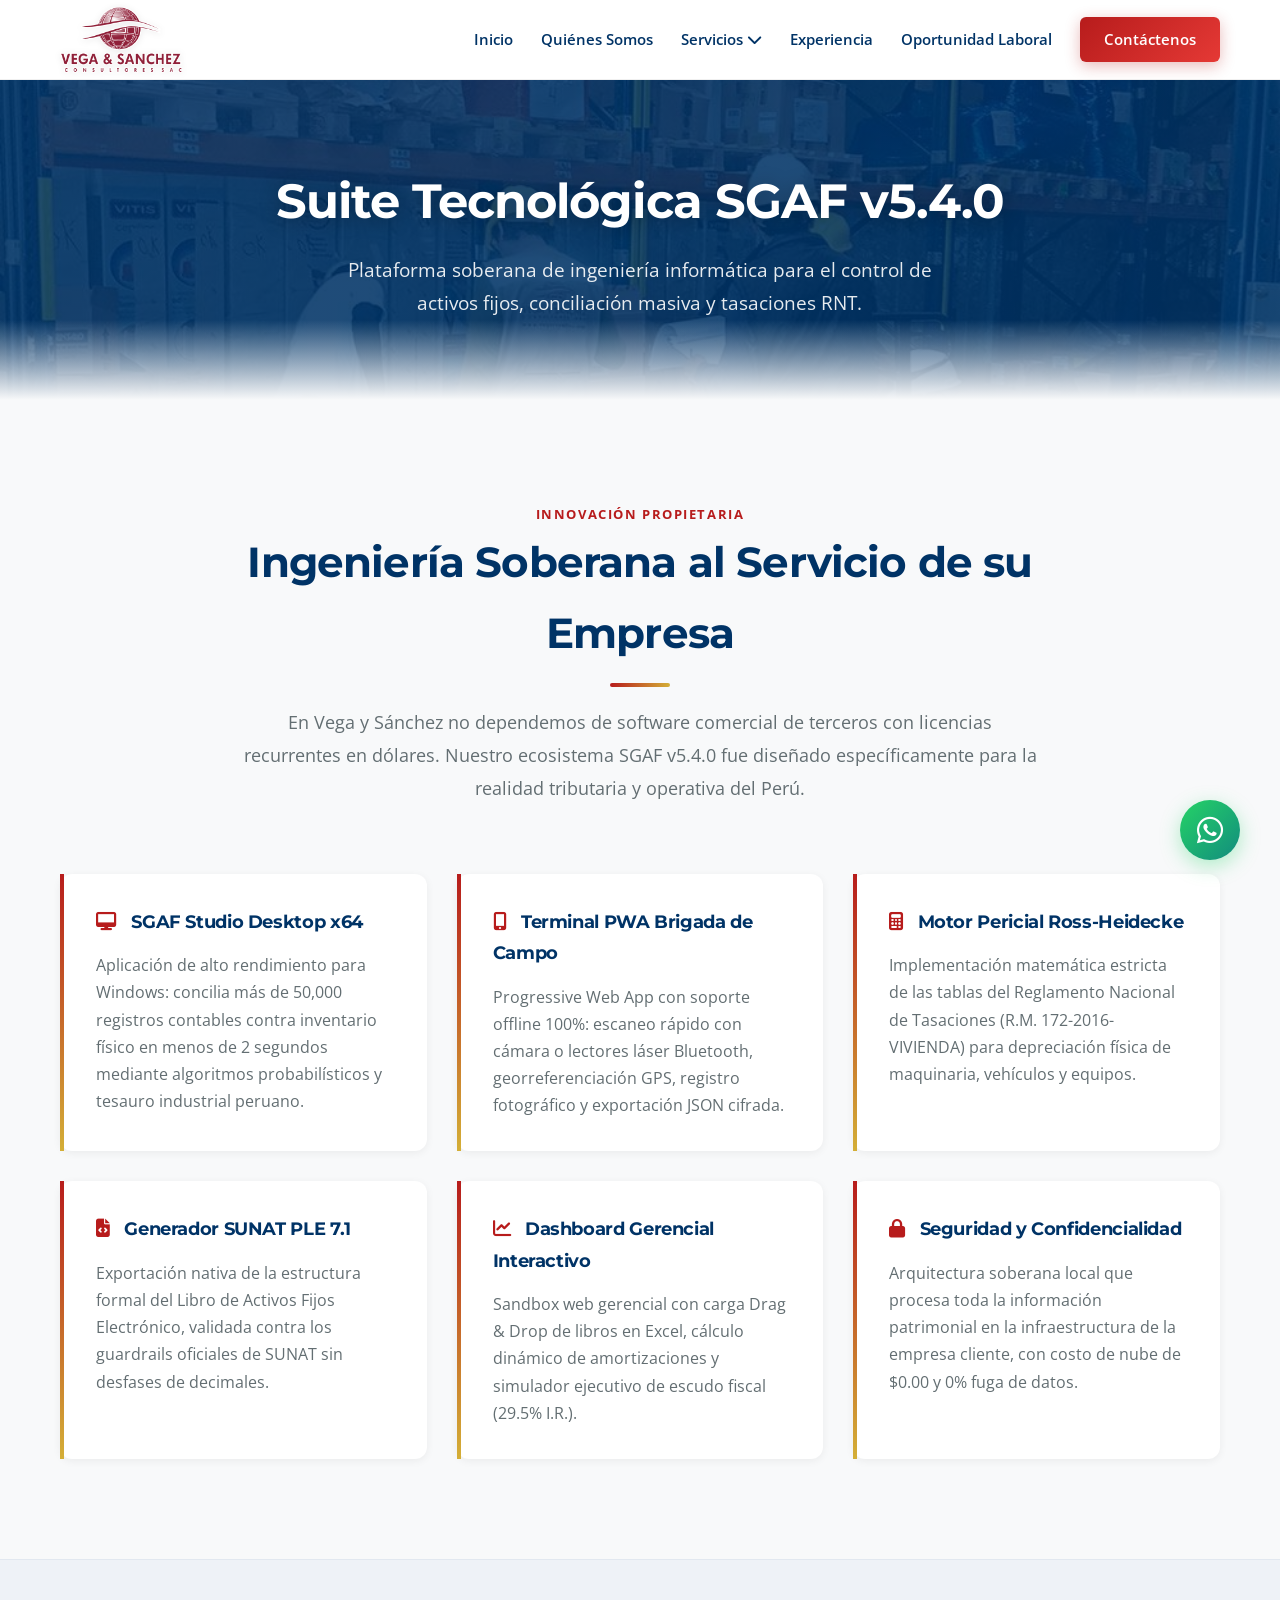
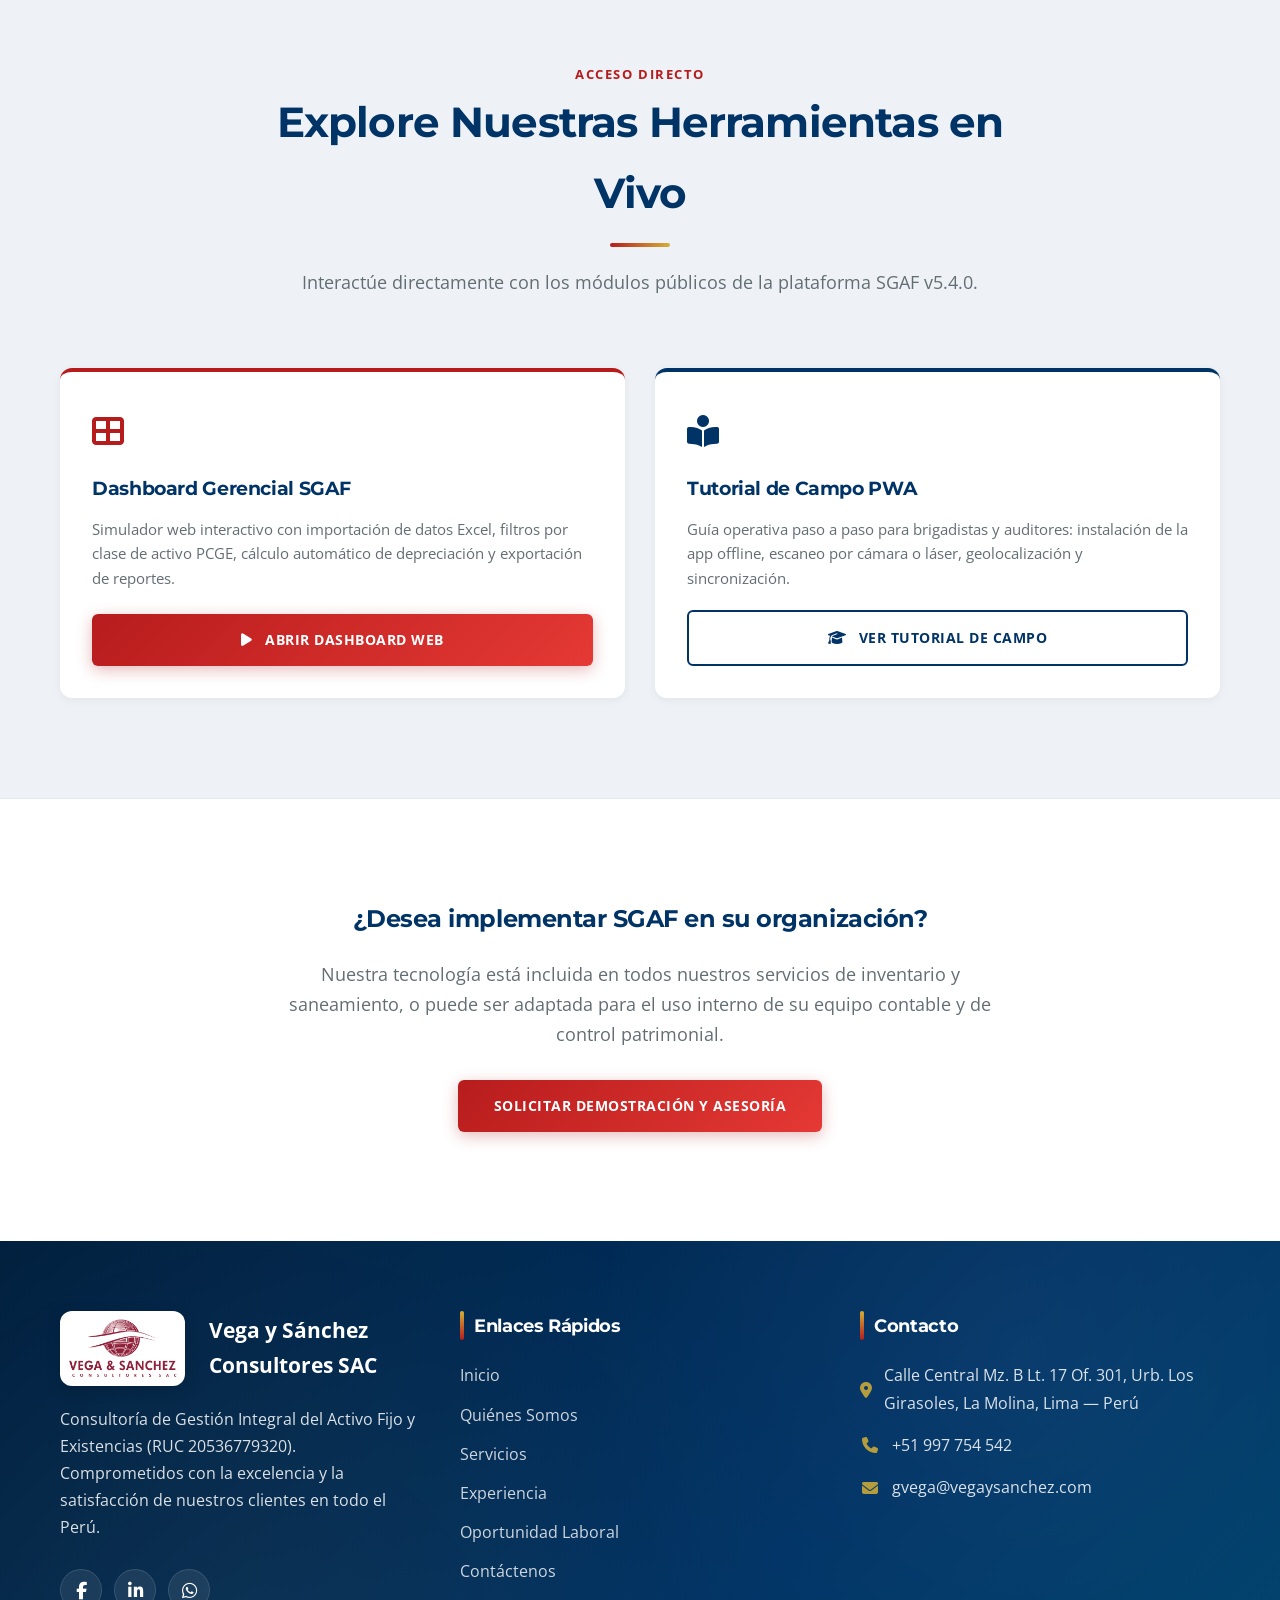
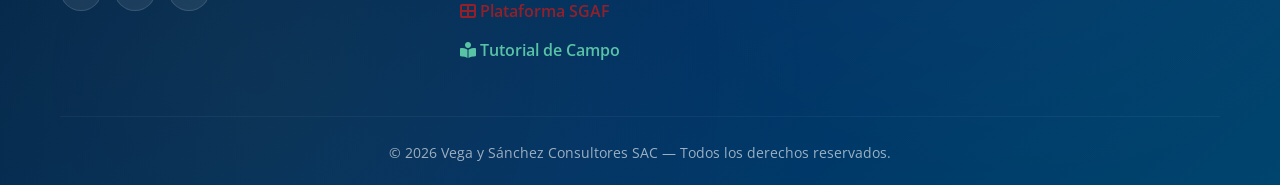
<file: software.html>
<!DOCTYPE html>
<html lang="es">

<head>
    <meta charset="UTF-8">
    <meta name="viewport" content="width=device-width, initial-scale=1.0">
    <meta name="theme-color" content="#003366">
    <link rel="canonical" href="https://vegaysanchez.com/software.html">
    <meta name="description"
        content="Suite Tecnológica SGAF v5.4.0 - Vega y Sánchez Consultores SAC (RUC 20536779320). Software pericial propio para conciliación masiva, tasación Ross-Heidecke RNT y terminal PWA de campo.">
    <meta name="keywords"
        content="software activos fijos, sgaf studio, pwa campo, ross heidecke, ple 7.1, conciliacion contable, vega y sanchez">

    <!-- Open Graph / Facebook -->
    <meta property="og:type" content="website">
    <meta property="og:url" content="https://vegaysanchez.com/software.html">
    <meta property="og:title" content="Suite Tecnológica SGAF v5.4.0 | Vega y Sánchez Consultores SAC">
    <meta property="og:description"
        content="Ingeniería de software propia para el control patrimonial: SGAF Studio Desktop, Terminal PWA y Dashboard Gerencial.">
    <meta property="og:image" content="img/logo.png">

    <title>Suite Tecnológica SGAF v5.4.0 | Vega y Sánchez Consultores SAC</title>

    <!-- Favicon -->
    <link rel="icon" type="image/png" href="img/logo.png">

    <!-- Fonts -->
    <link rel="preconnect" href="https://fonts.googleapis.com">
    <link rel="preconnect" href="https://fonts.gstatic.com" crossorigin>
    <link
        href="https://fonts.googleapis.com/css2?family=Montserrat:wght@400;500;600;700;800&family=Open+Sans:wght@400;600&display=swap"
        rel="stylesheet">

    <!-- Icons -->
    <link rel="stylesheet" href="https://cdnjs.cloudflare.com/ajax/libs/font-awesome/6.4.0/css/all.min.css">

    <!-- Styles -->
    <link rel="stylesheet" href="styles.css">

    <!-- AOS Animation Library -->
    <link href="https://unpkg.com/aos@2.3.1/dist/aos.css" rel="stylesheet">
</head>

<body>
    <!-- Navbar -->
    <nav class="navbarbox" id="navbar">
        <div class="container nav-container">
            <a href="index.html" class="logo">
                <img src="img/logo.png" alt="Vega y Sánchez Consultores SAC" class="nav-logo-img">
            </a>

            <div class="nav-links" id="nav-links">
                <a href="index.html" class="nav-link">Inicio</a>
                <a href="quienes-somos.html" class="nav-link">Quiénes Somos</a>
                <div class="dropdown">
                    <a href="index.html#servicios" class="nav-link">Servicios <i class="fas fa-chevron-down"></i></a>
                    <div class="dropdown-content">
                        <a href="inventarios.html#activos-fijos">Inventario físico y conciliación contable del activo fijo</a>
                        <a href="inventarios.html#existencias">Inventario físico y conciliación de existencias</a>
                        <a href="valuaciones.html">Tasación de activos fijos y existencias</a>
                        <a href="saneamiento.html">Digitación y escaneo de documentos del activo fijo</a>
                    </div>
                </div>
                <a href="experiencia.html" class="nav-link">Experiencia</a>
                <a href="oportunidad-laboral.html" class="nav-link">Oportunidad Laboral</a>
                <a href="contacto.html" class="nav-link btn-nav">Contáctenos</a>
            </div>

            <div class="menu-toggle" id="menu-toggle">
                <i class="fas fa-bars"></i>
            </div>
        </div>
    </nav>

    <!-- Header Section -->
    <header class="page-header"
        style="background-image: linear-gradient(rgba(0, 51, 102, 0.88), rgba(0, 51, 102, 0.88)), url('img/img-sercio-2_optimized.jpg');">
        <div class="container header-content" data-aos="fade-up">
            <h1>Suite Tecnológica SGAF v5.4.0</h1>
            <p>Plataforma soberana de ingeniería informática para el control de activos fijos, conciliación masiva y tasaciones RNT.</p>
        </div>
    </header>

    <!-- Main Content: Los 3 Pilares Tecnológicos -->
    <section class="section">
        <div class="container">
            <div class="section-header" data-aos="fade-up">
                <span style="font-size: 0.82rem; text-transform: uppercase; letter-spacing: 0.12em; color: var(--secondary-color); font-weight: 700;">Innovación Propietaria</span>
                <h2 class="section-title">Ingeniería Soberana al Servicio de su Empresa</h2>
                <p class="section-subtitle">En Vega y Sánchez no dependemos de software comercial de terceros con licencias recurrentes en dólares. Nuestro ecosistema SGAF v5.4.0 fue diseñado específicamente para la realidad tributaria y operativa del Perú.</p>
            </div>

            <div class="service-list-grid">
                <div class="service-item-card" data-aos="fade-up" data-aos-delay="100">
                    <h3><i class="fas fa-desktop" style="color: var(--secondary-color); margin-right: 10px;"></i>
                        SGAF Studio Desktop x64</h3>
                    <p>Aplicación de alto rendimiento para Windows: concilia más de 50,000 registros contables contra inventario físico en menos de 2 segundos mediante algoritmos probabilísticos y tesauro industrial peruano.</p>
                </div>

                <div class="service-item-card" data-aos="fade-up" data-aos-delay="200">
                    <h3><i class="fas fa-mobile-alt" style="color: var(--secondary-color); margin-right: 10px;"></i>
                        Terminal PWA Brigada de Campo</h3>
                    <p>Progressive Web App con soporte offline 100%: escaneo rápido con cámara o lectores láser Bluetooth, georreferenciación GPS, registro fotográfico y exportación JSON cifrada.</p>
                </div>

                <div class="service-item-card" data-aos="fade-up" data-aos-delay="300">
                    <h3><i class="fas fa-calculator" style="color: var(--secondary-color); margin-right: 10px;"></i>
                        Motor Pericial Ross-Heidecke</h3>
                    <p>Implementación matemática estricta de las tablas del Reglamento Nacional de Tasaciones (R.M. 172-2016-VIVIENDA) para depreciación física de maquinaria, vehículos y equipos.</p>
                </div>

                <div class="service-item-card" data-aos="fade-up" data-aos-delay="400">
                    <h3><i class="fas fa-file-code" style="color: var(--secondary-color); margin-right: 10px;"></i>
                        Generador SUNAT PLE 7.1</h3>
                    <p>Exportación nativa de la estructura formal del Libro de Activos Fijos Electrónico, validada contra los guardrails oficiales de SUNAT sin desfases de decimales.</p>
                </div>

                <div class="service-item-card" data-aos="fade-up" data-aos-delay="500">
                    <h3><i class="fas fa-chart-line" style="color: var(--secondary-color); margin-right: 10px;"></i>
                        Dashboard Gerencial Interactivo</h3>
                    <p>Sandbox web gerencial con carga Drag &amp; Drop de libros en Excel, cálculo dinámico de amortizaciones y simulador ejecutivo de escudo fiscal (29.5% I.R.).</p>
                </div>

                <div class="service-item-card" data-aos="fade-up" data-aos-delay="600">
                    <h3><i class="fas fa-lock" style="color: var(--secondary-color); margin-right: 10px;"></i>
                        Seguridad y Confidencialidad</h3>
                    <p>Arquitectura soberana local que procesa toda la información patrimonial en la infraestructura de la empresa cliente, con costo de nube de $0.00 y 0% fuga de datos.</p>
                </div>
            </div>
        </div>
    </section>

    <!-- Vitrina de Aplicaciones Web -->
    <section class="section bg-light" style="border-top: 1px solid #e2e8f0; border-bottom: 1px solid #e2e8f0;">
        <div class="container">
            <div class="section-header" data-aos="fade-up">
                <span style="font-size: 0.82rem; text-transform: uppercase; letter-spacing: 0.12em; color: var(--secondary-color); font-weight: 700;">Acceso Directo</span>
                <h2 class="section-title">Explore Nuestras Herramientas en Vivo</h2>
                <p class="section-subtitle">Interactúe directamente con los módulos públicos de la plataforma SGAF v5.4.0.</p>
            </div>

            <div style="display: grid; grid-template-columns: repeat(auto-fit, minmax(320px, 1fr)); gap: 30px;">
                <div style="background: white; border-radius: var(--border-radius-md); padding: 32px; box-shadow: var(--shadow-sm); border-top: 4px solid var(--secondary-color); display: flex; flex-direction: column; justify-content: space-between;" data-aos="fade-up" data-aos-delay="100">
                    <div>
                        <div style="font-size: 2rem; color: var(--secondary-color); margin-bottom: 15px;"><i class="fas fa-th-large"></i></div>
                        <h3 style="color: var(--primary-color); margin-bottom: 12px;">Dashboard Gerencial SGAF</h3>
                        <p style="color: var(--text-light); font-size: 0.95rem; line-height: 1.6; margin-bottom: 20px;">
                            Simulador web interactivo con importación de datos Excel, filtros por clase de activo PCGE, cálculo automático de depreciación y exportación de reportes.
                        </p>
                    </div>
                    <a href="dashboard.html" class="btn btn-secondary pulse-animation" style="text-align: center; width: 100%;">
                        <i class="fas fa-play" style="margin-right: 8px;"></i> Abrir Dashboard Web
                    </a>
                </div>

                <div style="background: white; border-radius: var(--border-radius-md); padding: 32px; box-shadow: var(--shadow-sm); border-top: 4px solid var(--primary-color); display: flex; flex-direction: column; justify-content: space-between;" data-aos="fade-up" data-aos-delay="200">
                    <div>
                        <div style="font-size: 2rem; color: var(--primary-color); margin-bottom: 15px;"><i class="fas fa-book-reader"></i></div>
                        <h3 style="color: var(--primary-color); margin-bottom: 12px;">Tutorial de Campo PWA</h3>
                        <p style="color: var(--text-light); font-size: 0.95rem; line-height: 1.6; margin-bottom: 20px;">
                            Guía operativa paso a paso para brigadistas y auditores: instalación de la app offline, escaneo por cámara o láser, geolocalización y sincronización.
                        </p>
                    </div>
                    <a href="tutorial-campo.html" class="btn btn-outline" style="text-align: center; width: 100%; border-color: var(--primary-color); color: var(--primary-color);">
                        <i class="fas fa-graduation-cap" style="margin-right: 8px;"></i> Ver Tutorial de Campo
                    </a>
                </div>
            </div>
        </div>
    </section>

    <!-- CTA de Cierre -->
    <section class="section" style="text-align: center; background: #ffffff;">
        <div class="container" data-aos="zoom-in">
            <h2 style="color: var(--primary-color); margin-bottom: 20px;">¿Desea implementar SGAF en su organización?</h2>
            <p style="margin-bottom: 30px; font-size: 1.1rem; max-width: 720px; margin-left: auto; margin-right: auto; color: var(--text-light);">
                Nuestra tecnología está incluida en todos nuestros servicios de inventario y saneamiento, o puede ser adaptada para el uso interno de su equipo contable y de control patrimonial.
            </p>
            <a href="contacto.html" class="btn btn-secondary pulse-animation">Solicitar Demostración y Asesoría</a>
        </div>
    </section>

    <!-- Footer Maestro Canónico -->
    <footer class="footer">
        <div class="container">
            <div class="footer-grid">
                <div class="footer-info">
                    <div class="footer-logo">
                        <img src="img/logo.png" alt="Vega y Sánchez">
                        <span>Vega y Sánchez Consultores SAC</span>
                    </div>
                    <p>Consultoría de Gestión Integral del Activo Fijo y Existencias (RUC 20536779320). Comprometidos con la excelencia y la satisfacción de nuestros clientes en todo el Perú.</p>
                    <div class="footer-social">
                        <a href="https://facebook.com/vegaysanchez" class="social-link" target="_blank" rel="noopener" aria-label="Facebook"><i class="fab fa-facebook-f"></i></a>
                        <a href="https://linkedin.com/company/vegaysanchez" class="social-link" target="_blank" rel="noopener" aria-label="LinkedIn"><i class="fab fa-linkedin-in"></i></a>
                        <a href="https://wa.me/51997754542" class="social-link" target="_blank" rel="noopener" aria-label="WhatsApp"><i class="fab fa-whatsapp"></i></a>
                    </div>
                </div>
                <div class="footer-links">
                    <h3>Enlaces Rápidos</h3>
                    <ul>
                        <li><a href="index.html">Inicio</a></li>
                        <li><a href="quienes-somos.html">Quiénes Somos</a></li>
                        <li><a href="index.html#servicios">Servicios</a></li>
                        <li><a href="experiencia.html">Experiencia</a></li>
                        <li><a href="oportunidad-laboral.html">Oportunidad Laboral</a></li>
                        <li><a href="contacto.html">Contáctenos</a></li>
                        <li><a href="dashboard.html" style="color: var(--secondary-color); font-weight: 600;"><i class="fas fa-th-large"></i> Plataforma SGAF</a></li>
                        <li><a href="tutorial-campo.html" style="color: #6ee7b7; font-weight: 600;"><i class="fas fa-book-reader"></i> Tutorial de Campo</a></li>
                    </ul>
                </div>
                <div class="footer-contact">
                    <h3>Contacto</h3>
                    <p><i class="fas fa-map-marker-alt"></i> Calle Central Mz. B Lt. 17 Of. 301, Urb. Los Girasoles, La Molina, Lima — Perú</p>
                    <p><i class="fas fa-phone"></i> <a href="tel:+51997754542" style="color: inherit; text-decoration: none;">+51 997 754 542</a></p>
                    <p><i class="fas fa-envelope"></i> <a href="mailto:gvega@vegaysanchez.com" style="color: inherit; text-decoration: none;">gvega@vegaysanchez.com</a></p>
                </div>
            </div>
            <div class="footer-bottom">
                <p>&copy; <span class="current-year">2026</span> Vega y Sánchez Consultores SAC — Todos los derechos reservados.</p>
            </div>
        </div>
    </footer>

    <script src="https://unpkg.com/aos@2.3.1/dist/aos.js"></script>
    <script src="script.js"></script>
    <a href="https://wa.me/51997754542" class="whatsapp-float" target="_blank" rel="noopener">
        <i class="fab fa-whatsapp"></i>
    </a>
</body>

</html>
</file>
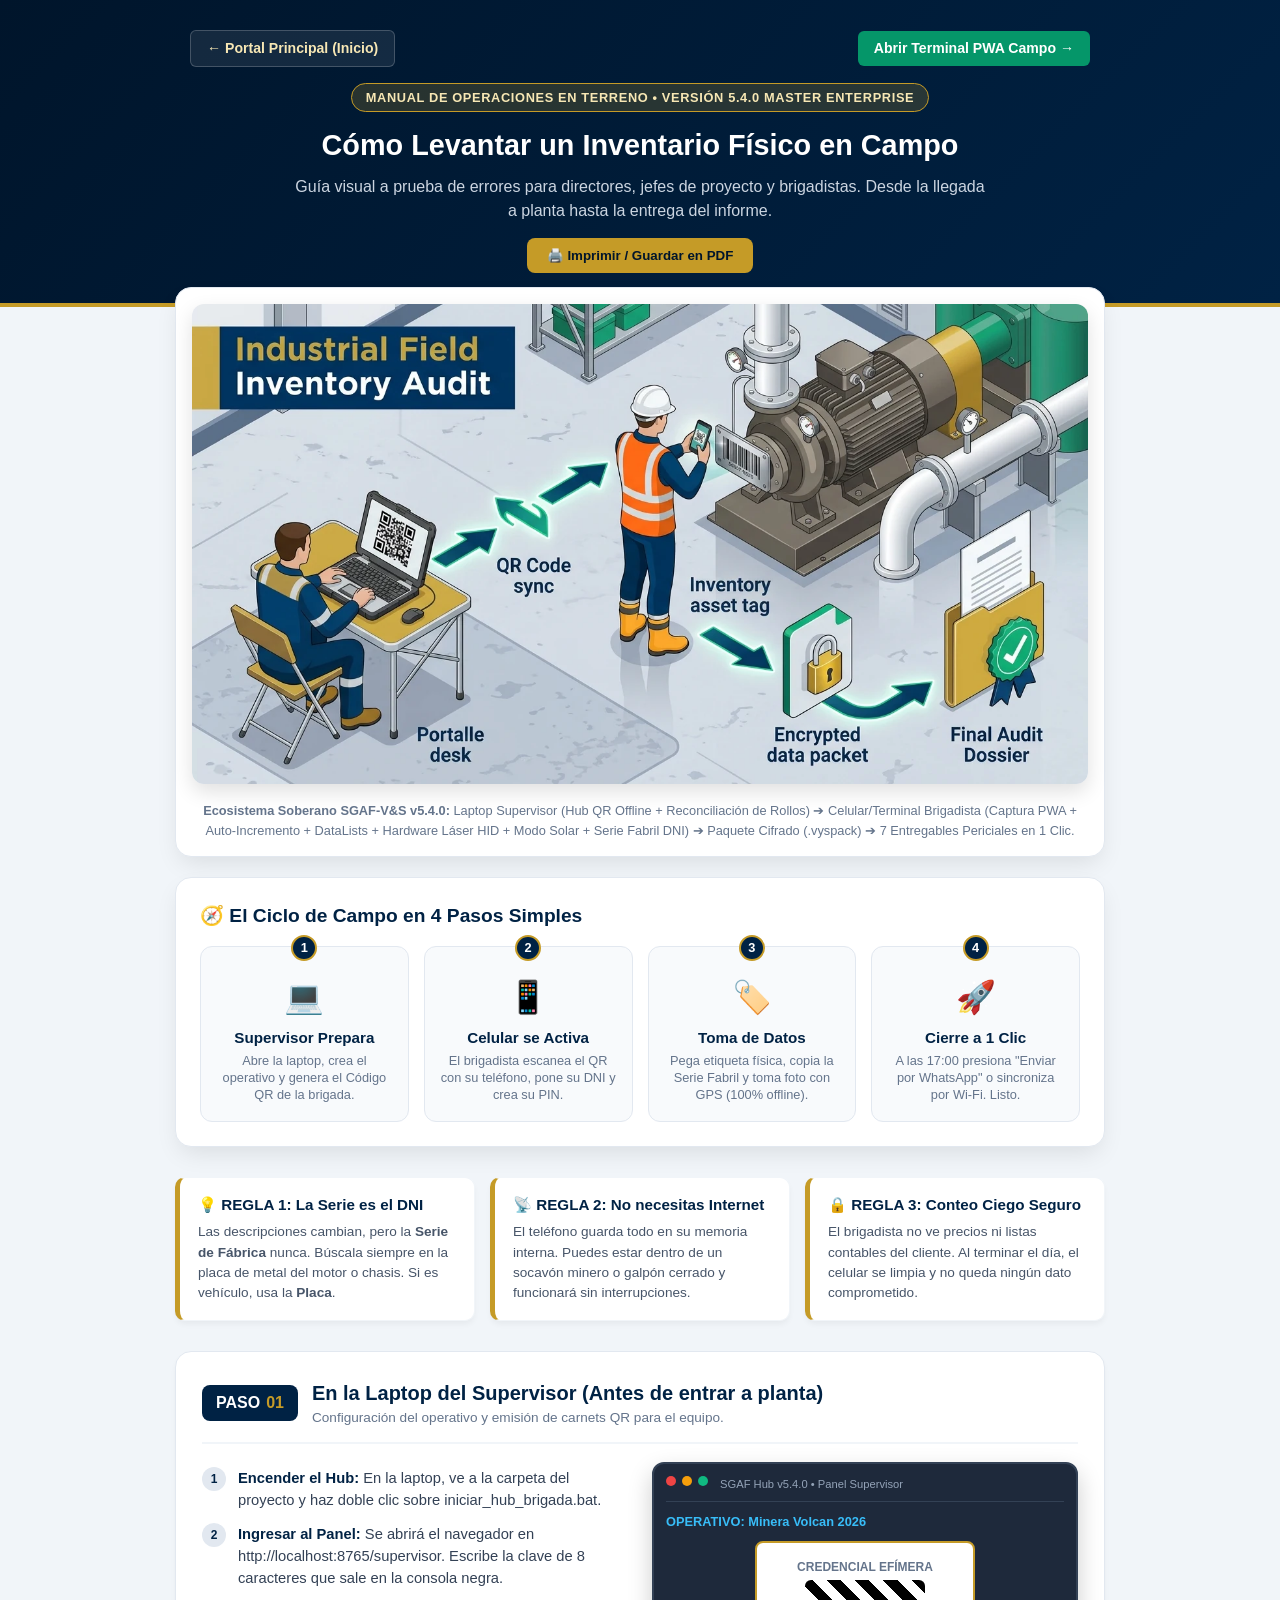
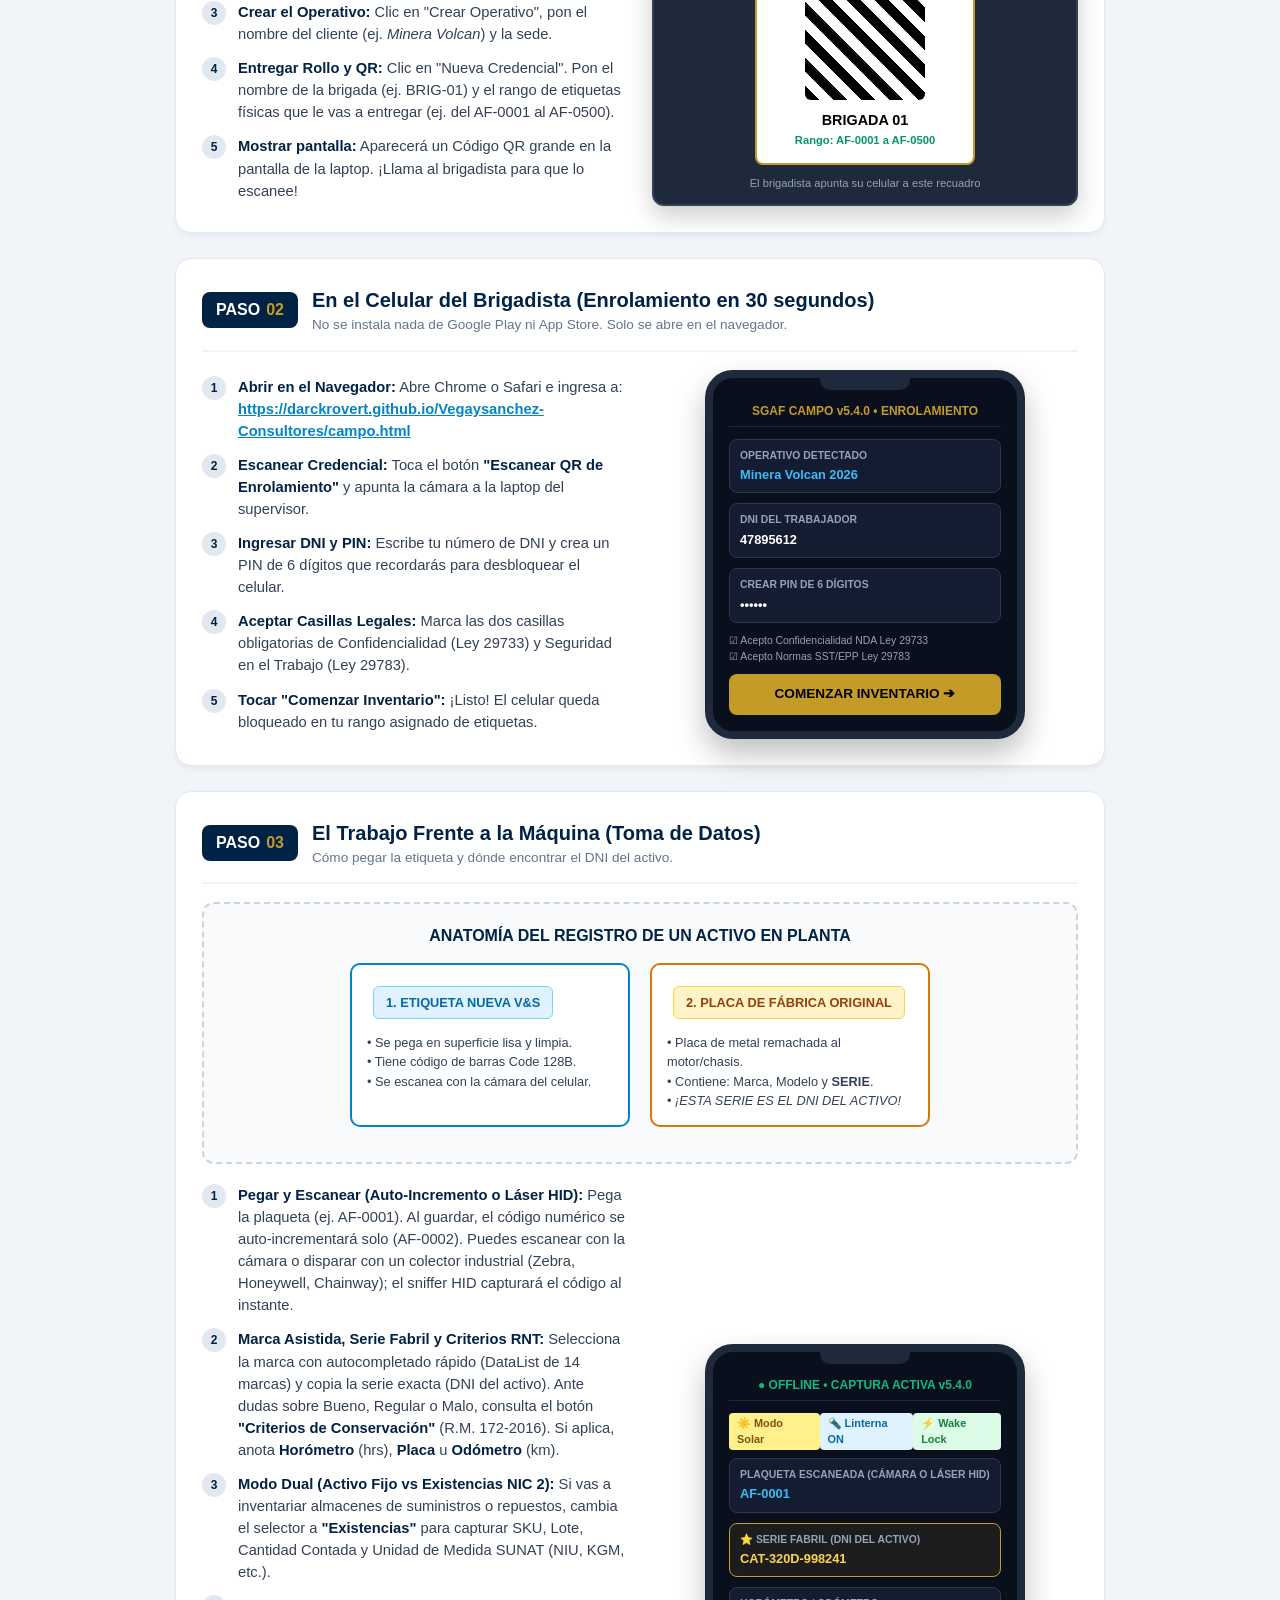
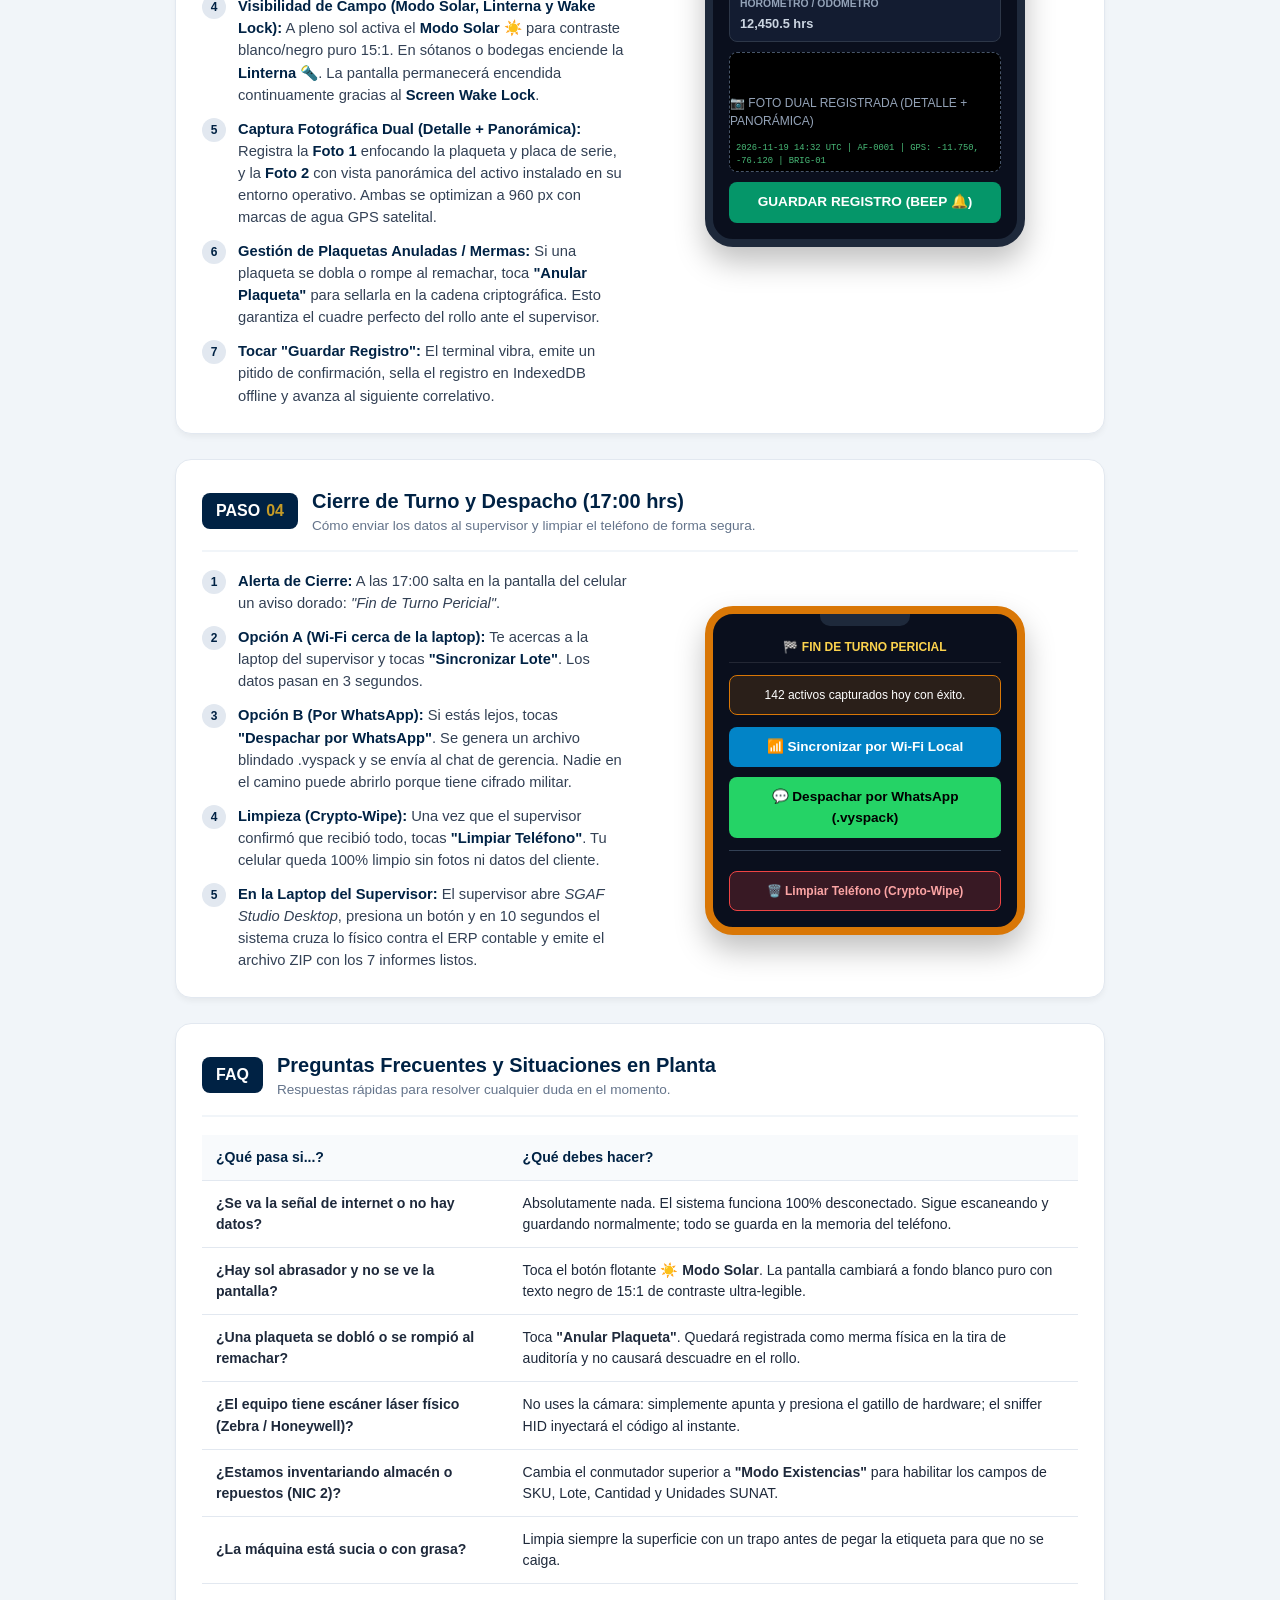
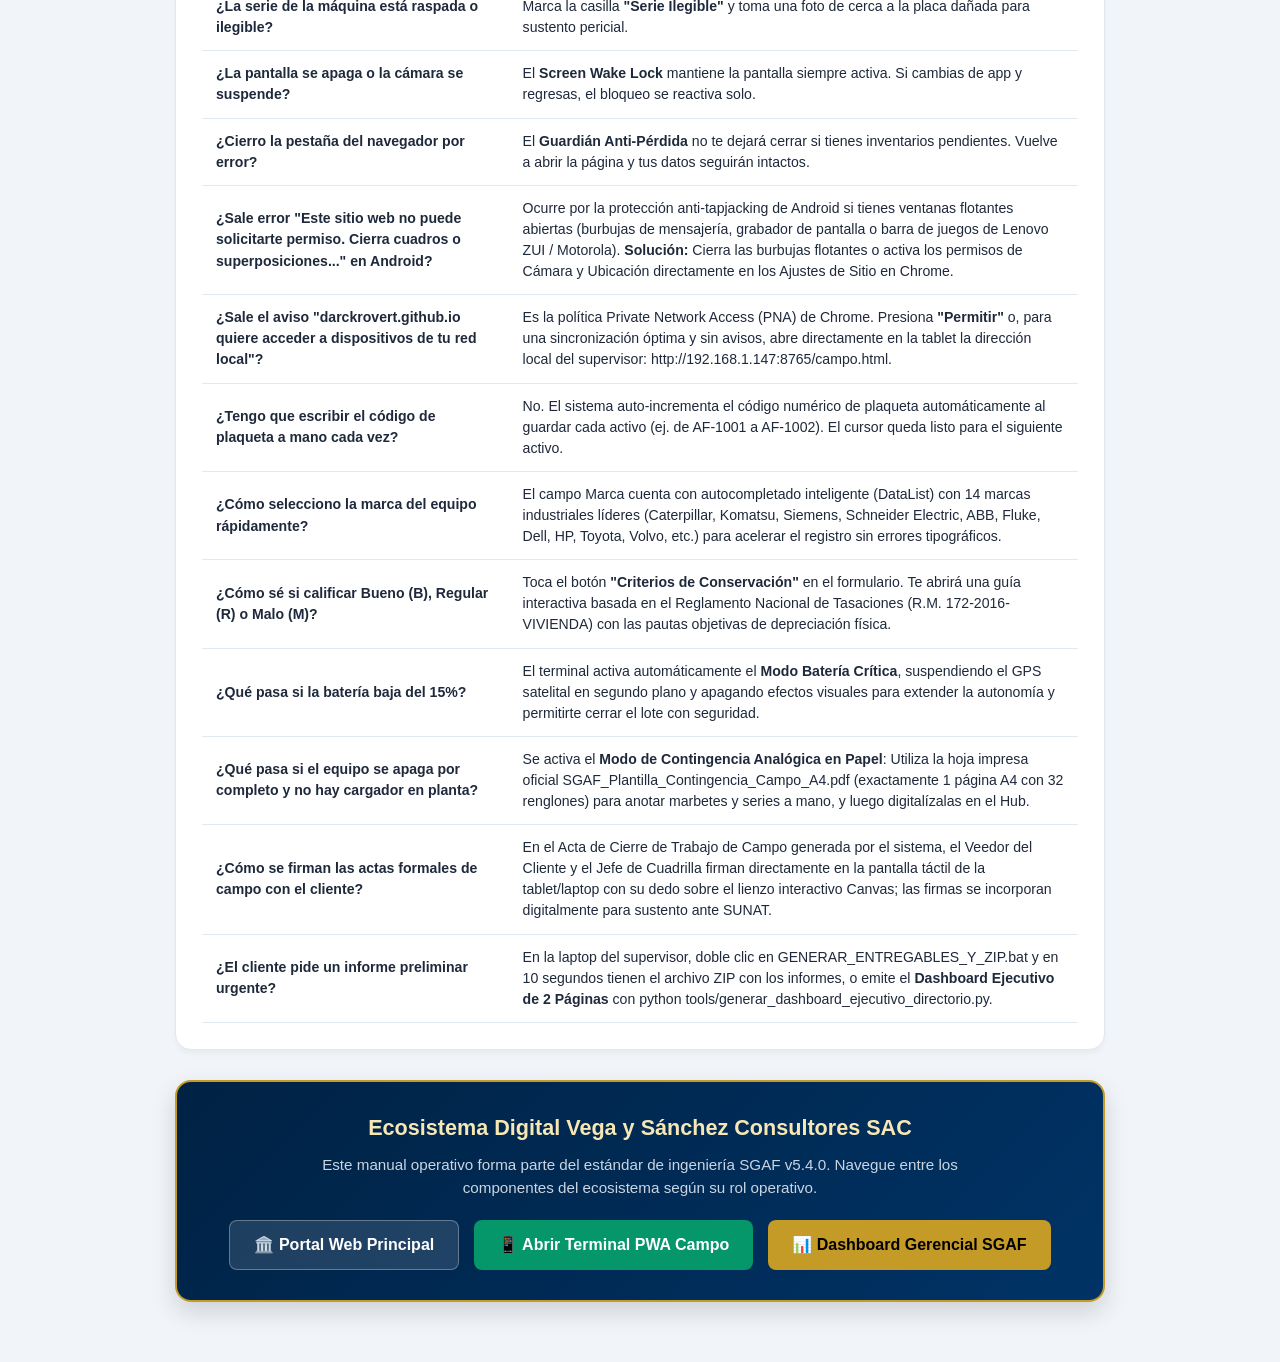
<file: tutorial-campo.html>
<!DOCTYPE html>
<html lang="es">
<head>
    <meta charset="UTF-8">
    <meta name="viewport" content="width=device-width, initial-scale=1.0">
    <title>Tutorial Visual de Campo — Vega y Sánchez Consultores SAC</title>
    <style>
        :root {
            --navy: #002244;
            --navy-dark: #00152b;
            --navy-light: #003366;
            --gold: #c59b27;
            --gold-light: #f7e7b4;
            --emerald: #059669;
            --emerald-light: #d1fae5;
            --ruby: #e11d48;
            --slate: #0f172a;
            --slate-light: #f8fafc;
            --card-border: #e2e8f0;
            --text-main: #1e293b;
            --text-muted: #64748b;
        }
        * { box-sizing: border-box; margin: 0; padding: 0; font-family: -apple-system, BlinkMacSystemFont, 'Segoe UI', Roboto, Helvetica, Arial, sans-serif; }
        body { background: #f1f5f9; color: var(--text-main); line-height: 1.5; padding-bottom: 60px; }

        header {
            background: linear-gradient(135deg, var(--navy-dark) 0%, var(--navy) 100%);
            color: #fff;
            padding: 30px 20px;
            border-bottom: 4px solid var(--gold);
            text-align: center;
        }
        .header-wrap { max-width: 900px; margin: 0 auto; }
        .badge {
            display: inline-block;
            background: rgba(197, 155, 39, 0.2);
            color: var(--gold-light);
            border: 1px solid var(--gold);
            padding: 4px 14px;
            border-radius: 999px;
            font-size: 0.8rem;
            font-weight: 700;
            letter-spacing: 0.05em;
            text-transform: uppercase;
            margin-bottom: 12px;
        }
        h1 { font-size: 1.8rem; font-weight: 800; margin-bottom: 8px; color: #fff; }
        p.subtitle { font-size: 1rem; color: #cbd5e1; max-width: 700px; margin: 0 auto; }

        .container { max-width: 960px; margin: -20px auto 0; padding: 0 15px; }

        /* Banner Resumen Visual */
        .summary-card {
            background: #fff;
            border-radius: 16px;
            padding: 24px;
            box-shadow: 0 10px 25px -5px rgba(0,0,0,0.1);
            border: 1px solid var(--card-border);
            margin-bottom: 30px;
        }
        .summary-card h2 {
            font-size: 1.2rem;
            color: var(--navy);
            margin-bottom: 15px;
            display: flex;
            align-items: center;
            gap: 10px;
        }

        .flow-grid {
            display: grid;
            grid-template-columns: repeat(auto-fit, minmax(200px, 1fr));
            gap: 15px;
            position: relative;
        }
        .flow-item {
            background: var(--slate-light);
            border-radius: 12px;
            padding: 18px 14px;
            text-align: center;
            border: 1px solid #e2e8f0;
            position: relative;
        }
        .flow-step-num {
            position: absolute;
            top: -12px;
            left: 50%;
            transform: translateX(-50%);
            background: var(--navy);
            color: #fff;
            width: 26px;
            height: 26px;
            border-radius: 50%;
            font-size: 0.8rem;
            font-weight: 800;
            display: flex;
            align-items: center;
            justify-content: center;
            border: 2px solid var(--gold);
        }
        .flow-icon { font-size: 2rem; margin: 8px 0 6px; }
        .flow-item h3 { font-size: 0.95rem; color: var(--navy); margin-bottom: 4px; font-weight: 700; }
        .flow-item p { font-size: 0.8rem; color: var(--text-muted); line-height: 1.3; }

        /* Reglas de Oro */
        .golden-rules {
            display: grid;
            grid-template-columns: repeat(auto-fit, minmax(280px, 1fr));
            gap: 15px;
            margin-bottom: 30px;
        }
        .rule-card {
            background: #fff;
            border-left: 5px solid var(--gold);
            padding: 16px 18px;
            border-radius: 10px;
            box-shadow: 0 4px 6px -1px rgba(0,0,0,0.05);
            border-top: 1px solid #f1f5f9;
            border-right: 1px solid #f1f5f9;
            border-bottom: 1px solid #f1f5f9;
        }
        .rule-card h4 { font-size: 0.95rem; color: var(--navy); margin-bottom: 5px; display: flex; align-items: center; gap: 8px; }
        .rule-card p { font-size: 0.85rem; color: #475569; }

        /* Secciones Paso a Paso */
        .step-section {
            background: #fff;
            border-radius: 16px;
            padding: 26px;
            box-shadow: 0 4px 6px -1px rgba(0,0,0,0.05);
            border: 1px solid var(--card-border);
            margin-bottom: 25px;
        }
        .step-header {
            display: flex;
            align-items: center;
            gap: 14px;
            margin-bottom: 18px;
            border-bottom: 2px solid #f1f5f9;
            padding-bottom: 14px;
        }
        .step-badge {
            background: var(--navy);
            color: #fff;
            padding: 6px 14px;
            border-radius: 8px;
            font-size: 1rem;
            font-weight: 800;
            display: flex;
            align-items: center;
            gap: 6px;
        }
        .step-badge span { color: var(--gold); }
        .step-title h3 { font-size: 1.25rem; color: var(--navy); font-weight: 800; }
        .step-title p { font-size: 0.85rem; color: var(--text-muted); }

        .two-col {
            display: grid;
            grid-template-columns: 1fr 1fr;
            gap: 24px;
            align-items: center;
        }
        @media (max-width: 768px) {
            .two-col { grid-template-columns: 1fr; }
        }

        .instructions-list { list-style: none; display: flex; flex-direction: column; gap: 12px; }
        .instructions-list li {
            position: relative;
            padding-left: 36px;
            font-size: 0.92rem;
            color: #334155;
        }
        .instructions-list li .num-bullet {
            position: absolute;
            left: 0;
            top: 0;
            width: 24px;
            height: 24px;
            background: #e2e8f0;
            color: var(--navy);
            font-weight: 800;
            border-radius: 50%;
            display: flex;
            align-items: center;
            justify-content: center;
            font-size: 0.75rem;
        }
        .instructions-list li strong { color: var(--navy); }

        /* Simulación de Pantallas (Mockups) */
        .mockup-phone {
            background: #0a0f1d;
            border: 8px solid #1e293b;
            border-radius: 28px;
            padding: 16px;
            color: #fff;
            box-shadow: 0 15px 30px rgba(0,0,0,0.25);
            max-width: 320px;
            margin: 0 auto;
        }
        .phone-notch {
            width: 90px;
            height: 12px;
            background: #1e293b;
            border-radius: 0 0 10px 10px;
            margin: -16px auto 12px;
        }
        .phone-header {
            font-size: 0.75rem;
            font-weight: 800;
            color: var(--gold);
            text-align: center;
            border-bottom: 1px solid rgba(255,255,255,0.1);
            padding-bottom: 6px;
            margin-bottom: 12px;
        }
        .mockup-input {
            background: #131c31;
            border: 1px solid #2d3748;
            border-radius: 8px;
            padding: 8px 10px;
            margin-bottom: 10px;
            font-size: 0.8rem;
        }
        .mockup-input label { display: block; font-size: 0.65rem; color: #94a3b8; font-weight: 700; text-transform: uppercase; margin-bottom: 2px; }
        .mockup-input .val { color: #fff; font-weight: 600; }
        .mockup-input.highlight { border-color: var(--gold); background: rgba(197, 155, 39, 0.1); }
        .mockup-btn {
            background: var(--emerald);
            color: #fff;
            font-weight: 800;
            font-size: 0.85rem;
            padding: 10px;
            border-radius: 8px;
            text-align: center;
            display: block;
            margin-top: 10px;
        }
        .mockup-btn-gold { background: var(--gold); color: #000; }
        .mockup-camera {
            background: #000;
            border: 1px dashed #475569;
            height: 120px;
            border-radius: 8px;
            display: flex;
            flex-direction: column;
            align-items: center;
            justify-content: center;
            color: #94a3b8;
            font-size: 0.75rem;
            margin-bottom: 10px;
            position: relative;
            overflow: hidden;
        }
        .watermark-strip {
            position: absolute;
            bottom: 0;
            left: 0;
            right: 0;
            background: rgba(0,0,0,0.8);
            font-size: 0.55rem;
            color: #48bb78;
            font-family: monospace;
            padding: 3px 6px;
            text-align: left;
        }

        /* Mockup Laptop */
        .mockup-laptop {
            background: #1e293b;
            border: 2px solid #334155;
            border-radius: 12px;
            padding: 12px;
            color: #f8fafc;
            box-shadow: 0 10px 25px rgba(0,0,0,0.2);
        }
        .laptop-topbar {
            display: flex;
            gap: 6px;
            margin-bottom: 10px;
            border-bottom: 1px solid #334155;
            padding-bottom: 8px;
        }
        .dot { width: 10px; height: 10px; border-radius: 50%; }
        .dot-red { background: #ef4444; }
        .dot-yellow { background: #f59e0b; }
        .dot-green { background: #10b981; }
        .qr-box {
            background: #fff;
            color: #000;
            padding: 15px;
            border-radius: 8px;
            text-align: center;
            font-weight: 800;
            font-size: 0.9rem;
            margin: 10px auto;
            max-width: 220px;
            border: 2px solid var(--gold);
        }
        .qr-placeholder {
            width: 120px;
            height: 120px;
            margin: 0 auto 10px;
            background: repeating-linear-gradient(45deg, #000, #000 10px, #fff 10px, #fff 20px);
            border-radius: 6px;
        }

        /* Diagrama Activo vs Serie */
        .machine-diagram {
            background: #f8fafc;
            border: 2px dashed #cbd5e1;
            border-radius: 12px;
            padding: 20px;
            text-align: center;
        }
        .tag-callout {
            display: inline-block;
            background: #e0f2fe;
            color: #0369a1;
            border: 1px solid #7dd3fc;
            padding: 6px 12px;
            border-radius: 6px;
            font-size: 0.8rem;
            font-weight: 700;
            margin: 6px;
        }
        .serial-callout {
            display: inline-block;
            background: #fef3c7;
            color: #92400e;
            border: 1px solid #fcd34d;
            padding: 6px 12px;
            border-radius: 6px;
            font-size: 0.8rem;
            font-weight: 800;
            margin: 6px;
        }

        /* Tabla de Preguntas Frecuentes */
        .faq-table { width: 100%; border-collapse: collapse; margin-top: 15px; }
        .faq-table th, .faq-table td { padding: 12px 14px; text-align: left; border-bottom: 1px solid #e2e8f0; font-size: 0.88rem; }
        .faq-table th { background: #f8fafc; color: var(--navy); font-weight: 700; }
        .faq-table tr:hover { background: #f8fafc; }

        .btn-print {
            display: inline-flex;
            align-items: center;
            gap: 8px;
            background: var(--gold);
            color: var(--navy-dark);
            font-weight: 800;
            padding: 10px 20px;
            border-radius: 8px;
            text-decoration: none;
            cursor: pointer;
            border: none;
            margin-top: 15px;
        }
        .btn-print:hover { opacity: 0.9; }

        @media print {
            body { background: #fff; }
            .btn-print, header { display: none; }
            .summary-card, .step-section { box-shadow: none; border: 1px solid #ccc; page-break-inside: avoid; }
        }
    </style>
</head>
<body>

<header>
    <div class="header-wrap">
        <div style="display: flex; justify-content: space-between; align-items: center; margin-bottom: 16px; flex-wrap: wrap; gap: 10px;">
            <a href="index.html" style="color: #f7e7b4; text-decoration: none; font-size: 0.88rem; font-weight: 600; display: inline-flex; align-items: center; gap: 6px; background: rgba(255,255,255,0.08); padding: 7px 16px; border-radius: 6px; border: 1px solid rgba(255,255,255,0.2);">
                ← Portal Principal (Inicio)
            </a>
            <a href="campo.html" style="color: #fff; text-decoration: none; font-size: 0.88rem; font-weight: 700; display: inline-flex; align-items: center; gap: 6px; background: var(--emerald); padding: 7px 16px; border-radius: 6px;">
                Abrir Terminal PWA Campo →
            </a>
        </div>
        <div class="badge">MANUAL DE OPERACIONES EN TERRENO • VERSIÓN 5.4.0 MASTER ENTERPRISE</div>
        <h1>Cómo Levantar un Inventario Físico en Campo</h1>
        <p class="subtitle">Guía visual a prueba de errores para directores, jefes de proyecto y brigadistas. Desde la llegada a planta hasta la entrega del informe.</p>
        <button class="btn-print" onclick="window.print()">🖨️ Imprimir / Guardar en PDF</button>
    </div>
</header>

<div class="container">

    <!-- INFOGRAFÍA ISOMÉTRICA DE ARQUITECTURA EN CAMPO -->
    <div class="summary-card" style="text-align:center; padding: 16px; margin-bottom: 20px;">
        <picture>
            <source srcset="img/tutorial_flujo_campo.webp" type="image/webp">
            <img src="img/tutorial_flujo_campo.jpg" alt="Flujo Operativo de Inventario en Campo Vega y Sánchez" style="width:100%; max-height:480px; object-fit:cover; border-radius:12px; box-shadow:0 8px 20px rgba(0,0,0,0.12);">
        </picture>
        <p style="font-size:0.8rem; color:#64748b; margin-top:10px;">
            <strong>Ecosistema Soberano SGAF-V&S v5.4.0:</strong> Laptop Supervisor (Hub QR Offline + Reconciliación de Rollos) ➔ Celular/Terminal Brigadista (Captura PWA + Auto-Incremento + DataLists + Hardware Láser HID + Modo Solar + Serie Fabril DNI) ➔ Paquete Cifrado (.vyspack) ➔ 7 Entregables Periciales en 1 Clic.
        </p>
    </div>

    <!-- RESUMEN VISUAL EN 4 PASOS -->
    <div class="summary-card">
        <h2>🧭 El Ciclo de Campo en 4 Pasos Simples</h2>
        <div class="flow-grid">
            <div class="flow-item">
                <div class="flow-step-num">1</div>
                <div class="flow-icon">💻</div>
                <h3>Supervisor Prepara</h3>
                <p>Abre la laptop, crea el operativo y genera el Código QR de la brigada.</p>
            </div>
            <div class="flow-item">
                <div class="flow-step-num">2</div>
                <div class="flow-icon">📱</div>
                <h3>Celular se Activa</h3>
                <p>El brigadista escanea el QR con su teléfono, pone su DNI y crea su PIN.</p>
            </div>
            <div class="flow-item">
                <div class="flow-step-num">3</div>
                <div class="flow-icon">🏷️</div>
                <h3>Toma de Datos</h3>
                <p>Pega etiqueta física, copia la Serie Fabril y toma foto con GPS (100% offline).</p>
            </div>
            <div class="flow-item">
                <div class="flow-step-num">4</div>
                <div class="flow-icon">🚀</div>
                <h3>Cierre a 1 Clic</h3>
                <p>A las 17:00 presiona "Enviar por WhatsApp" o sincroniza por Wi-Fi. Listo.</p>
            </div>
        </div>
    </div>

    <!-- LAS 3 REGLAS DE ORO -->
    <div class="golden-rules">
        <div class="rule-card">
            <h4>💡 REGLA 1: La Serie es el DNI</h4>
            <p>Las descripciones cambian, pero la <strong>Serie de Fábrica</strong> nunca. Búscala siempre en la placa de metal del motor o chasis. Si es vehículo, usa la <strong>Placa</strong>.</p>
        </div>
        <div class="rule-card">
            <h4>📡 REGLA 2: No necesitas Internet</h4>
            <p>El teléfono guarda todo en su memoria interna. Puedes estar dentro de un socavón minero o galpón cerrado y funcionará sin interrupciones.</p>
        </div>
        <div class="rule-card">
            <h4>🔒 REGLA 3: Conteo Ciego Seguro</h4>
            <p>El brigadista no ve precios ni listas contables del cliente. Al terminar el día, el celular se limpia y no queda ningún dato comprometido.</p>
        </div>
    </div>

    <!-- PASO 1 DETALLADO -->
    <div class="step-section">
        <div class="step-header">
            <div class="step-badge">PASO <span>01</span></div>
            <div class="step-title">
                <h3>En la Laptop del Supervisor (Antes de entrar a planta)</h3>
                <p>Configuración del operativo y emisión de carnets QR para el equipo.</p>
            </div>
        </div>
        <div class="two-col">
            <div>
                <ul class="instructions-list">
                    <li>
                        <div class="num-bullet">1</div>
                        <strong>Encender el Hub:</strong> En la laptop, ve a la carpeta del proyecto y haz doble clic sobre <code>iniciar_hub_brigada.bat</code>.
                    </li>
                    <li>
                        <div class="num-bullet">2</div>
                        <strong>Ingresar al Panel:</strong> Se abrirá el navegador en <code>http://localhost:8765/supervisor</code>. Escribe la clave de 8 caracteres que sale en la consola negra.
                    </li>
                    <li>
                        <div class="num-bullet">3</div>
                        <strong>Crear el Operativo:</strong> Clic en "Crear Operativo", pon el nombre del cliente (ej. <em>Minera Volcan</em>) y la sede.
                    </li>
                    <li>
                        <div class="num-bullet">4</div>
                        <strong>Entregar Rollo y QR:</strong> Clic en "Nueva Credencial". Pon el nombre de la brigada (ej. <code>BRIG-01</code>) y el rango de etiquetas físicas que le vas a entregar (ej. del <code>AF-0001</code> al <code>AF-0500</code>).
                    </li>
                    <li>
                        <div class="num-bullet">5</div>
                        <strong>Mostrar pantalla:</strong> Aparecerá un Código QR grande en la pantalla de la laptop. ¡Llama al brigadista para que lo escanee!
                    </li>
                </ul>
            </div>
            <div>
                <div class="mockup-laptop">
                    <div class="laptop-topbar">
                        <div class="dot dot-red"></div>
                        <div class="dot dot-yellow"></div>
                        <div class="dot dot-green"></div>
                        <span style="font-size:0.7rem; color:#94a3b8; margin-left:6px;">SGAF Hub v5.4.0 • Panel Supervisor</span>
                    </div>
                    <div style="font-size:0.8rem; font-weight:700; color:#38bdf8; margin-bottom:8px;">OPERATIVO: Minera Volcan 2026</div>
                    <div class="qr-box">
                        <div style="font-size:0.75rem; color:#64748b; margin-bottom:4px;">CREDENCIAL EFÍMERA</div>
                        <div class="qr-placeholder"></div>
                        <div>BRIGADA 01</div>
                        <div style="font-size:0.7rem; color:#059669;">Rango: AF-0001 a AF-0500</div>
                    </div>
                    <div style="text-align:center; font-size:0.7rem; color:#94a3b8;">El brigadista apunta su celular a este recuadro</div>
                </div>
            </div>
        </div>
    </div>

    <!-- PASO 2 DETALLADO -->
    <div class="step-section">
        <div class="step-header">
            <div class="step-badge">PASO <span>02</span></div>
            <div class="step-title">
                <h3>En el Celular del Brigadista (Enrolamiento en 30 segundos)</h3>
                <p>No se instala nada de Google Play ni App Store. Solo se abre en el navegador.</p>
            </div>
        </div>
        <div class="two-col">
            <div>
                <ul class="instructions-list">
                    <li>
                        <div class="num-bullet">1</div>
                        <strong>Abrir en el Navegador:</strong> Abre Chrome o Safari e ingresa a:  
                        <a href="https://darckrovert.github.io/Vegaysanchez-Consultores/campo.html" target="_blank" style="color:#0284c7; font-weight:700;">https://darckrovert.github.io/Vegaysanchez-Consultores/campo.html</a>
                    </li>
                    <li>
                        <div class="num-bullet">2</div>
                        <strong>Escanear Credencial:</strong> Toca el botón <strong>"Escanear QR de Enrolamiento"</strong> y apunta la cámara a la laptop del supervisor.
                    </li>
                    <li>
                        <div class="num-bullet">3</div>
                        <strong>Ingresar DNI y PIN:</strong> Escribe tu número de DNI y crea un PIN de 6 dígitos que recordarás para desbloquear el celular.
                    </li>
                    <li>
                        <div class="num-bullet">4</div>
                        <strong>Aceptar Casillas Legales:</strong> Marca las dos casillas obligatorias de Confidencialidad (Ley 29733) y Seguridad en el Trabajo (Ley 29783).
                    </li>
                    <li>
                        <div class="num-bullet">5</div>
                        <strong>Tocar "Comenzar Inventario":</strong> ¡Listo! El celular queda bloqueado en tu rango asignado de etiquetas.
                    </li>
                </ul>
            </div>
            <div>
                <div class="mockup-phone">
                    <div class="phone-notch"></div>
                    <div class="phone-header">SGAF CAMPO v5.4.0 • ENROLAMIENTO</div>
                    <div class="mockup-input">
                        <label>Operativo Detectado</label>
                        <div class="val" style="color:#38bdf8;">Minera Volcan 2026</div>
                    </div>
                    <div class="mockup-input">
                        <label>DNI del Trabajador</label>
                        <div class="val">47895612</div>
                    </div>
                    <div class="mockup-input">
                        <label>Crear PIN de 6 Dígitos</label>
                        <div class="val">••••••</div>
                    </div>
                    <div style="font-size:0.65rem; color:#94a3b8; margin:8px 0;">
                        ☑ Acepto Confidencialidad NDA Ley 29733<br>
                        ☑ Acepto Normas SST/EPP Ley 29783
                    </div>
                    <div class="mockup-btn mockup-btn-gold">COMENZAR INVENTARIO ➔</div>
                </div>
            </div>
        </div>
    </div>

    <!-- PASO 3 DETALLADO: DÓNDE PEGAR Y DÓNDE BUSCAR -->
    <div class="step-section">
        <div class="step-header">
            <div class="step-badge">PASO <span>03</span></div>
            <div class="step-title">
                <h3>El Trabajo Frente a la Máquina (Toma de Datos)</h3>
                <p>Cómo pegar la etiqueta y dónde encontrar el DNI del activo.</p>
            </div>
        </div>

        <div style="margin-bottom: 20px;">
            <div class="machine-diagram">
                <h4 style="color:var(--navy); margin-bottom:10px;">ANATOMÍA DEL REGISTRO DE UN ACTIVO EN PLANTA</h4>
                <div style="display:flex; justify-content:center; gap:20px; flex-wrap:wrap; margin:15px 0;">
                    <div style="background:#fff; border:2px solid #0284c7; border-radius:10px; padding:15px; width:280px; text-align:left;">
                        <span class="tag-callout">1. ETIQUETA NUEVA V&S</span>
                        <div style="font-size:0.8rem; color:#334155; margin-top:8px;">
                            • Se pega en superficie lisa y limpia.<br>
                            • Tiene código de barras Code 128B.<br>
                            • Se escanea con la cámara del celular.
                        </div>
                    </div>
                    <div style="background:#fff; border:2px solid #d97706; border-radius:10px; padding:15px; width:280px; text-align:left;">
                        <span class="serial-callout">2. PLACA DE FÁBRICA ORIGINAL</span>
                        <div style="font-size:0.8rem; color:#334155; margin-top:8px;">
                            • Placa de metal remachada al motor/chasis.<br>
                            • Contiene: Marca, Modelo y <strong>SERIE</strong>.<br>
                            • <em>¡ESTA SERIE ES EL DNI DEL ACTIVO!</em>
                        </div>
                    </div>
                </div>
            </div>
        </div>

        <div class="two-col">
            <div>
                <ul class="instructions-list">
                    <li>
                        <div class="num-bullet">1</div>
                        <strong>Pegar y Escanear (Auto-Incremento o Láser HID):</strong> Pega la plaqueta (ej. <code>AF-0001</code>). Al guardar, el código numérico se auto-incrementará solo (<code>AF-0002</code>). Puedes escanear con la cámara o disparar con un colector industrial (Zebra, Honeywell, Chainway); el sniffer HID capturará el código al instante.
                    </li>
                    <li>
                        <div class="num-bullet">2</div>
                        <strong>Marca Asistida, Serie Fabril y Criterios RNT:</strong> Selecciona la marca con autocompletado rápido (DataList de 14 marcas) y copia la serie exacta (DNI del activo). Ante dudas sobre Bueno, Regular o Malo, consulta el botón <strong>"Criterios de Conservación"</strong> (R.M. 172-2016). Si aplica, anota <strong>Horómetro</strong> (hrs), <strong>Placa</strong> u <strong>Odómetro</strong> (km).
                    </li>
                    <li>
                        <div class="num-bullet">3</div>
                        <strong>Modo Dual (Activo Fijo vs Existencias NIC 2):</strong> Si vas a inventariar almacenes de suministros o repuestos, cambia el selector a <strong>"Existencias"</strong> para capturar SKU, Lote, Cantidad Contada y Unidad de Medida SUNAT (<code>NIU</code>, <code>KGM</code>, etc.).
                    </li>
                    <li>
                        <div class="num-bullet">4</div>
                        <strong>Visibilidad de Campo (Modo Solar, Linterna y Wake Lock):</strong> A pleno sol activa el <strong>Modo Solar ☀️</strong> para contraste blanco/negro puro 15:1. En sótanos o bodegas enciende la <strong>Linterna 🔦</strong>. La pantalla permanecerá encendida continuamente gracias al <strong>Screen Wake Lock</strong>.
                    </li>
                    <li>
                        <div class="num-bullet">5</div>
                        <strong>Captura Fotográfica Dual (Detalle + Panorámica):</strong> Registra la <strong>Foto 1</strong> enfocando la plaqueta y placa de serie, y la <strong>Foto 2</strong> con vista panorámica del activo instalado en su entorno operativo. Ambas se optimizan a 960 px con marcas de agua GPS satelital.
                    </li>
                    <li>
                        <div class="num-bullet">6</div>
                        <strong>Gestión de Plaquetas Anuladas / Mermas:</strong> Si una plaqueta se dobla o rompe al remachar, toca <strong>"Anular Plaqueta"</strong> para sellarla en la cadena criptográfica. Esto garantiza el cuadre perfecto del rollo ante el supervisor.
                    </li>
                    <li>
                        <div class="num-bullet">7</div>
                        <strong>Tocar "Guardar Registro":</strong> El terminal vibra, emite un pitido de confirmación, sella el registro en IndexedDB offline y avanza al siguiente correlativo.
                    </li>
                </ul>
            </div>
            <div>
                <div class="mockup-phone">
                    <div class="phone-notch"></div>
                    <div class="phone-header" style="color:#10b981;">● OFFLINE • CAPTURA ACTIVA v5.4.0</div>
                    <div style="display:flex; justify-content:space-between; margin-bottom:8px; font-size:0.68rem;">
                        <span style="background:#fef08a; color:#854d0e; padding:2px 8px; border-radius:4px; font-weight:700;">☀️ Modo Solar</span>
                        <span style="background:#e0f2fe; color:#0369a1; padding:2px 8px; border-radius:4px; font-weight:700;">🔦 Linterna ON</span>
                        <span style="background:#dcfce7; color:#15803d; padding:2px 8px; border-radius:4px; font-weight:700;">⚡ Wake Lock</span>
                    </div>
                    <div class="mockup-input">
                        <label>Plaqueta Escaneada (Cámara o Láser HID)</label>
                        <div class="val" style="color:#38bdf8;">AF-0001</div>
                    </div>
                    <div class="mockup-input highlight">
                        <label>⭐ SERIE FABRIL (DNI DEL ACTIVO)</label>
                        <div class="val" style="color:#fcd34d;">CAT-320D-998241</div>
                    </div>
                    <div class="mockup-input">
                        <label>Horómetro / Odómetro</label>
                        <div class="val" style="color:#cbd5e1;">12,450.5 hrs</div>
                    </div>
                    <div class="mockup-camera">
                        <span>📷 FOTO DUAL REGISTRADA (DETALLE + PANORÁMICA)</span>
                        <div class="watermark-strip">
                            2026-11-19 14:32 UTC | AF-0001 | GPS: -11.750, -76.120 | BRIG-01
                        </div>
                    </div>
                    <div class="mockup-btn">GUARDAR REGISTRO (BEEP 🔔)</div>
                </div>
            </div>
        </div>
    </div>

    <!-- PASO 4 DETALLADO -->
    <div class="step-section">
        <div class="step-header">
            <div class="step-badge">PASO <span>04</span></div>
            <div class="step-title">
                <h3>Cierre de Turno y Despacho (17:00 hrs)</h3>
                <p>Cómo enviar los datos al supervisor y limpiar el teléfono de forma segura.</p>
            </div>
        </div>
        <div class="two-col">
            <div>
                <ul class="instructions-list">
                    <li>
                        <div class="num-bullet">1</div>
                        <strong>Alerta de Cierre:</strong> A las 17:00 salta en la pantalla del celular un aviso dorado: <em>"Fin de Turno Pericial"</em>.
                    </li>
                    <li>
                        <div class="num-bullet">2</div>
                        <strong>Opción A (Wi-Fi cerca de la laptop):</strong> Te acercas a la laptop del supervisor y tocas <strong>"Sincronizar Lote"</strong>. Los datos pasan en 3 segundos.
                    </li>
                    <li>
                        <div class="num-bullet">3</div>
                        <strong>Opción B (Por WhatsApp):</strong> Si estás lejos, tocas <strong>"Despachar por WhatsApp"</strong>. Se genera un archivo blindado <code>.vyspack</code> y se envía al chat de gerencia. Nadie en el camino puede abrirlo porque tiene cifrado militar.
                    </li>
                    <li>
                        <div class="num-bullet">4</div>
                        <strong>Limpieza (Crypto-Wipe):</strong> Una vez que el supervisor confirmó que recibió todo, tocas <strong>"Limpiar Teléfono"</strong>. Tu celular queda 100% limpio sin fotos ni datos del cliente.
                    </li>
                    <li>
                        <div class="num-bullet">5</div>
                        <strong>En la Laptop del Supervisor:</strong> El supervisor abre <em>SGAF Studio Desktop</em>, presiona un botón y en 10 segundos el sistema cruza lo físico contra el ERP contable y emite el archivo ZIP con los 7 informes listos.
                    </li>
                </ul>
            </div>
            <div>
                <div class="mockup-phone" style="border-color:#d97706;">
                    <div class="phone-notch"></div>
                    <div class="phone-header" style="color:#fcd34d;">🏁 FIN DE TURNO PERICIAL</div>
                    <div style="background:rgba(217, 119, 6, 0.15); border:1px solid #d97706; border-radius:8px; padding:10px; margin-bottom:12px; font-size:0.75rem; text-align:center;">
                        142 activos capturados hoy con éxito.
                    </div>
                    <div class="mockup-btn" style="background:#0284c7; margin-bottom:8px;">
                        📶 Sincronizar por Wi-Fi Local
                    </div>
                    <div class="mockup-btn" style="background:#25d366; color:#000; margin-bottom:12px;">
                        💬 Despachar por WhatsApp (.vyspack)
                    </div>
                    <div style="border-top:1px solid #334155; padding-top:10px;">
                        <div class="mockup-btn" style="background:rgba(239, 68, 68, 0.2); border:1px solid #ef4444; color:#fca5a5; font-size:0.75rem;">
                            🗑️ Limpiar Teléfono (Crypto-Wipe)
                        </div>
                    </div>
                </div>
            </div>
        </div>
    </div>

    <!-- PREGUNTAS FRECUENTES Y CASOS REALES -->
    <div class="step-section">
        <div class="step-header">
            <div class="step-badge">FAQ</div>
            <div class="step-title">
                <h3>Preguntas Frecuentes y Situaciones en Planta</h3>
                <p>Respuestas rápidas para resolver cualquier duda en el momento.</p>
            </div>
        </div>
        <table class="faq-table">
            <thead>
                <tr>
                    <th style="width:35%;">¿Qué pasa si...?</th>
                    <th>¿Qué debes hacer?</th>
                </tr>
            </thead>
            <tbody>
                <tr>
                    <td><strong>¿Se va la señal de internet o no hay datos?</strong></td>
                    <td>Absolutamente nada. El sistema funciona 100% desconectado. Sigue escaneando y guardando normalmente; todo se guarda en la memoria del teléfono.</td>
                </tr>
                <tr>
                    <td><strong>¿Hay sol abrasador y no se ve la pantalla?</strong></td>
                    <td>Toca el botón flotante <strong>☀️ Modo Solar</strong>. La pantalla cambiará a fondo blanco puro con texto negro de 15:1 de contraste ultra-legible.</td>
                </tr>
                <tr>
                    <td><strong>¿Una plaqueta se dobló o se rompió al remachar?</strong></td>
                    <td>Toca <strong>"Anular Plaqueta"</strong>. Quedará registrada como merma física en la tira de auditoría y no causará descuadre en el rollo.</td>
                </tr>
                <tr>
                    <td><strong>¿El equipo tiene escáner láser físico (Zebra / Honeywell)?</strong></td>
                    <td>No uses la cámara: simplemente apunta y presiona el gatillo de hardware; el sniffer HID inyectará el código al instante.</td>
                </tr>
                <tr>
                    <td><strong>¿Estamos inventariando almacén o repuestos (NIC 2)?</strong></td>
                    <td>Cambia el conmutador superior a <strong>"Modo Existencias"</strong> para habilitar los campos de SKU, Lote, Cantidad y Unidades SUNAT.</td>
                </tr>
                <tr>
                    <td><strong>¿La máquina está sucia o con grasa?</strong></td>
                    <td>Limpia siempre la superficie con un trapo antes de pegar la etiqueta para que no se caiga.</td>
                </tr>
                <tr>
                    <td><strong>¿La serie de la máquina está raspada o ilegible?</strong></td>
                    <td>Marca la casilla <strong>"Serie Ilegible"</strong> y toma una foto de cerca a la placa dañada para sustento pericial.</td>
                </tr>
                <tr>
                    <td><strong>¿La pantalla se apaga o la cámara se suspende?</strong></td>
                    <td>El <strong>Screen Wake Lock</strong> mantiene la pantalla siempre activa. Si cambias de app y regresas, el bloqueo se reactiva solo.</td>
                </tr>
                <tr>
                    <td><strong>¿Cierro la pestaña del navegador por error?</strong></td>
                    <td>El <strong>Guardián Anti-Pérdida</strong> no te dejará cerrar si tienes inventarios pendientes. Vuelve a abrir la página y tus datos seguirán intactos.</td>
                </tr>
                <tr>
                    <td><strong>¿Sale error "Este sitio web no puede solicitarte permiso. Cierra cuadros o superposiciones..." en Android?</strong></td>
                    <td>Ocurre por la protección anti-tapjacking de Android si tienes ventanas flotantes abiertas (burbujas de mensajería, grabador de pantalla o barra de juegos de Lenovo ZUI / Motorola). <strong>Solución:</strong> Cierra las burbujas flotantes o activa los permisos de Cámara y Ubicación directamente en los Ajustes de Sitio en Chrome.</td>
                </tr>
                <tr>
                    <td><strong>¿Sale el aviso "darckrovert.github.io quiere acceder a dispositivos de tu red local"?</strong></td>
                    <td>Es la política Private Network Access (PNA) de Chrome. Presiona <strong>"Permitir"</strong> o, para una sincronización óptima y sin avisos, abre directamente en la tablet la dirección local del supervisor: <code>http://192.168.1.147:8765/campo.html</code>.</td>
                </tr>
                <tr>
                    <td><strong>¿Tengo que escribir el código de plaqueta a mano cada vez?</strong></td>
                    <td>No. El sistema auto-incrementa el código numérico de plaqueta automáticamente al guardar cada activo (ej. de <code>AF-1001</code> a <code>AF-1002</code>). El cursor queda listo para el siguiente activo.</td>
                </tr>
                <tr>
                    <td><strong>¿Cómo selecciono la marca del equipo rápidamente?</strong></td>
                    <td>El campo Marca cuenta con autocompletado inteligente (DataList) con 14 marcas industriales líderes (Caterpillar, Komatsu, Siemens, Schneider Electric, ABB, Fluke, Dell, HP, Toyota, Volvo, etc.) para acelerar el registro sin errores tipográficos.</td>
                </tr>
                <tr>
                    <td><strong>¿Cómo sé si calificar Bueno (B), Regular (R) o Malo (M)?</strong></td>
                    <td>Toca el botón <strong>"Criterios de Conservación"</strong> en el formulario. Te abrirá una guía interactiva basada en el Reglamento Nacional de Tasaciones (R.M. 172-2016-VIVIENDA) con las pautas objetivas de depreciación física.</td>
                </tr>
                <tr>
                    <td><strong>¿Qué pasa si la batería baja del 15%?</strong></td>
                    <td>El terminal activa automáticamente el <strong>Modo Batería Crítica</strong>, suspendiendo el GPS satelital en segundo plano y apagando efectos visuales para extender la autonomía y permitirte cerrar el lote con seguridad.</td>
                </tr>
                <tr>
                    <td><strong>¿Qué pasa si el equipo se apaga por completo y no hay cargador en planta?</strong></td>
                    <td>Se activa el <strong>Modo de Contingencia Analógica en Papel</strong>: Utiliza la hoja impresa oficial <code>SGAF_Plantilla_Contingencia_Campo_A4.pdf</code> (exactamente 1 página A4 con 32 renglones) para anotar marbetes y series a mano, y luego digitalízalas en el Hub.</td>
                </tr>
                <tr>
                    <td><strong>¿Cómo se firman las actas formales de campo con el cliente?</strong></td>
                    <td>En el Acta de Cierre de Trabajo de Campo generada por el sistema, el Veedor del Cliente y el Jefe de Cuadrilla firman directamente en la pantalla táctil de la tablet/laptop con su dedo sobre el lienzo interactivo Canvas; las firmas se incorporan digitalmente para sustento ante SUNAT.</td>
                </tr>
                <tr>
                    <td><strong>¿El cliente pide un informe preliminar urgente?</strong></td>
                    <td>En la laptop del supervisor, doble clic en <code>GENERAR_ENTREGABLES_Y_ZIP.bat</code> y en 10 segundos tienen el archivo ZIP con los informes, o emite el <strong>Dashboard Ejecutivo de 2 Páginas</strong> con <code>python tools/generar_dashboard_ejecutivo_directorio.py</code>.</td>
                </tr>
            </tbody>
        </table>
    </div>

    <!-- RETORNO INSTITUCIONAL Y ACCESO RÁPIDO -->
    <div style="background: linear-gradient(135deg, #002244 0%, #003366 100%); color: #fff; border-radius: 16px; padding: 30px; text-align: center; margin-top: 30px; border: 2px solid #c59b27; box-shadow: 0 10px 25px rgba(0,0,0,0.15);">
        <h3 style="font-size: 1.35rem; color: #f7e7b4; margin-bottom: 10px;">Ecosistema Digital Vega y Sánchez Consultores SAC</h3>
        <p style="color: #cbd5e1; font-size: 0.95rem; max-width: 650px; margin: 0 auto 20px;">
            Este manual operativo forma parte del estándar de ingeniería SGAF v5.4.0. Navegue entre los componentes del ecosistema según su rol operativo.
        </p>
        <div style="display: flex; justify-content: center; gap: 15px; flex-wrap: wrap;">
            <a href="index.html" style="background: rgba(255,255,255,0.12); color: #fff; padding: 12px 24px; border-radius: 8px; text-decoration: none; font-weight: 600; border: 1px solid rgba(255,255,255,0.3); display: inline-flex; align-items: center; gap: 8px;">
                🏛️ Portal Web Principal
            </a>
            <a href="campo.html" style="background: #059669; color: #fff; padding: 12px 24px; border-radius: 8px; text-decoration: none; font-weight: 700; display: inline-flex; align-items: center; gap: 8px;">
                📱 Abrir Terminal PWA Campo
            </a>
            <a href="dashboard.html" style="background: #c59b27; color: #000; padding: 12px 24px; border-radius: 8px; text-decoration: none; font-weight: 700; display: inline-flex; align-items: center; gap: 8px;">
                📊 Dashboard Gerencial SGAF
            </a>
        </div>
    </div>

</div>

</body>
</html>
</file>
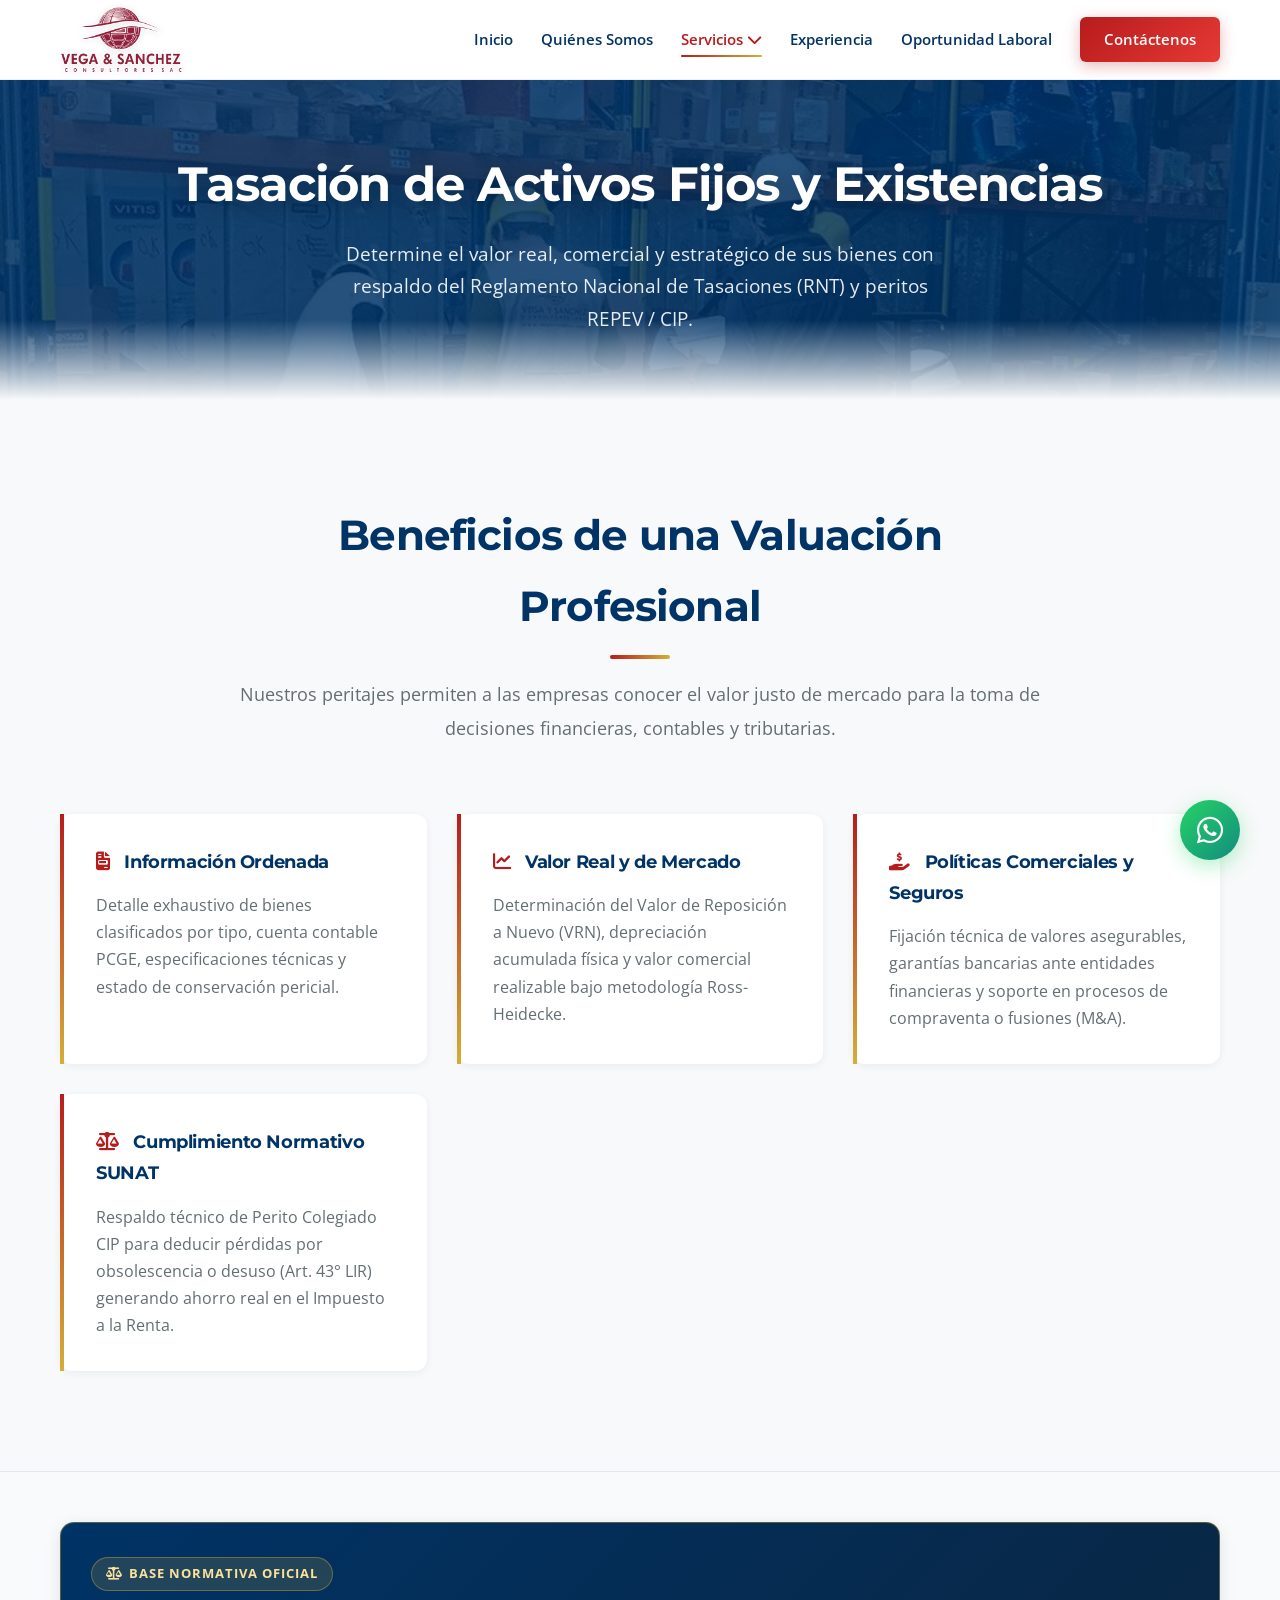
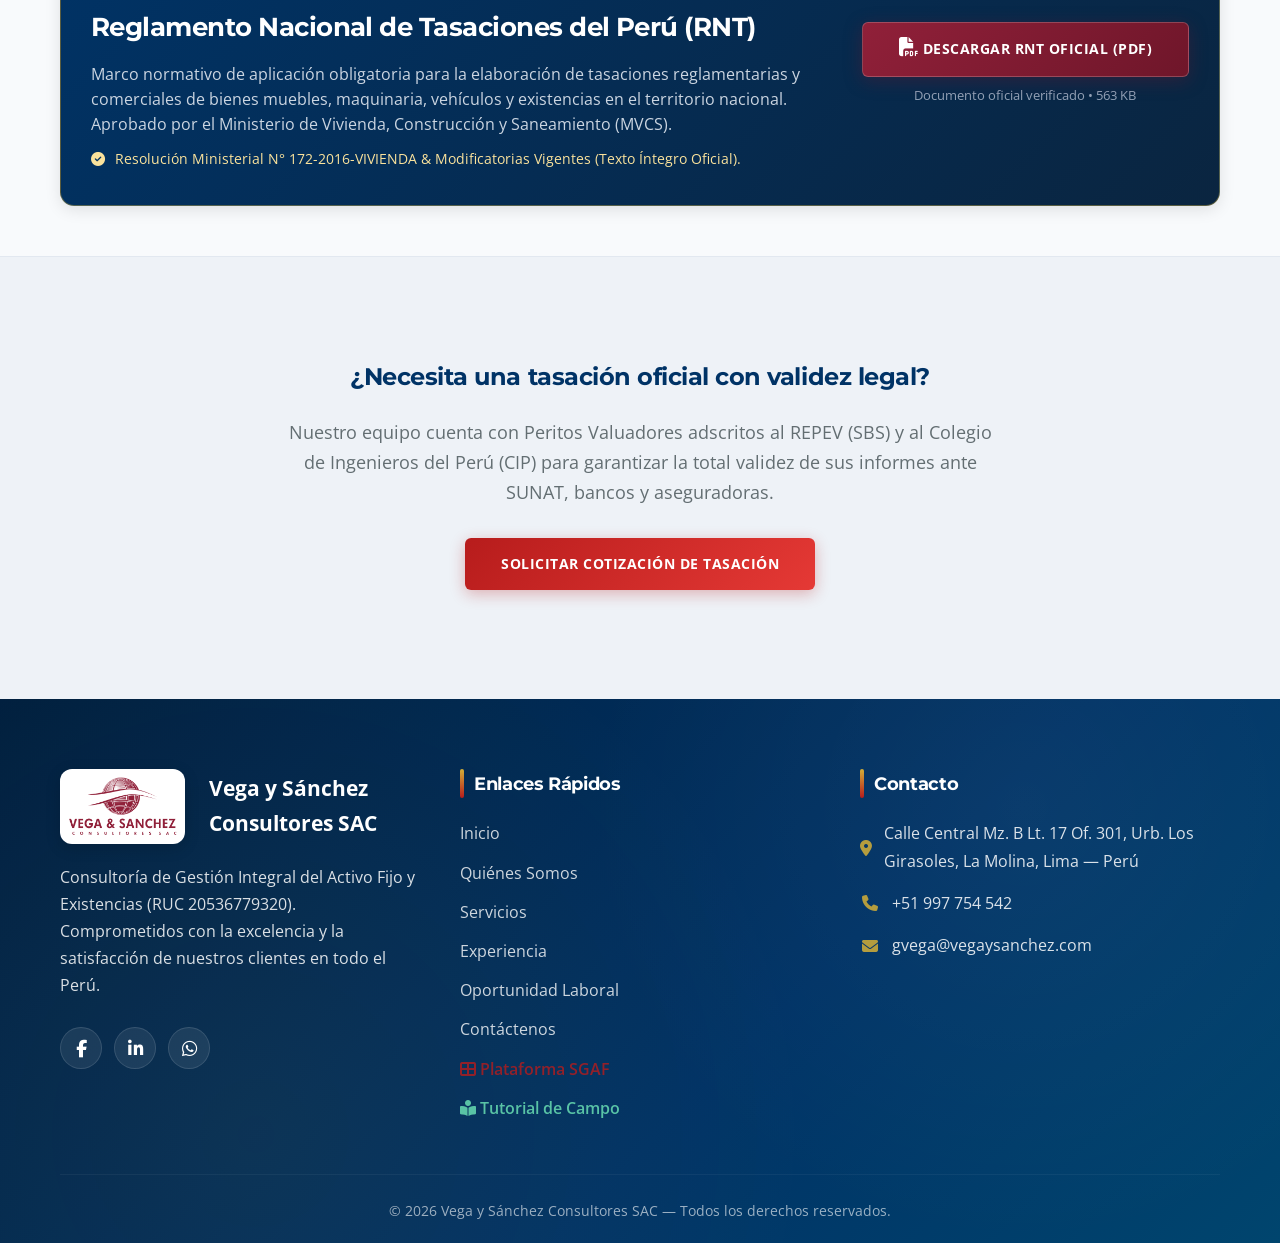
<file: valuaciones.html>
<!DOCTYPE html>
<html lang="es">

<head>
    <meta charset="UTF-8">
    <meta name="viewport" content="width=device-width, initial-scale=1.0">
    <meta name="theme-color" content="#003366">
    <link rel="canonical" href="https://vegaysanchez.com/valuaciones.html">
    <meta name="description"
        content="Tasación de Activos Fijos y Existencias - Vega y Sánchez Consultores SAC (RUC 20536779320). Peritajes colegiados bajo el Reglamento Nacional de Tasaciones (RNT) y SBS REPEV.">
    <meta name="keywords" content="valuaciones, tasaciones, activos fijos, inmuebles, maquinaria, perito tasador, rnt, repev, cip, peru">

    <!-- Open Graph / Facebook -->
    <meta property="og:type" content="website">
    <meta property="og:url" content="https://vegaysanchez.com/valuaciones.html">
    <meta property="og:title" content="Tasación de Activos Fijos y Existencias | Vega y Sánchez Consultores SAC">
    <meta property="og:description"
        content="Determine el valor real, comercial y reglamentario de sus bienes bajo el Reglamento Nacional de Tasaciones (RNT) y peritos REPEV / CIP.">
    <meta property="og:image" content="img/logo.png">

    <title>Tasación de Activos Fijos y Existencias | Vega y Sánchez Consultores SAC</title>

    <!-- Favicon -->
    <link rel="icon" type="image/png" href="img/logo.png">

    <!-- Fonts -->
    <link rel="preconnect" href="https://fonts.googleapis.com">
    <link rel="preconnect" href="https://fonts.gstatic.com" crossorigin>
    <link
        href="https://fonts.googleapis.com/css2?family=Montserrat:wght@400;500;600;700;800&family=Open+Sans:wght@400;600&display=swap"
        rel="stylesheet">

    <!-- Icons -->
    <link rel="stylesheet" href="https://cdnjs.cloudflare.com/ajax/libs/font-awesome/6.4.0/css/all.min.css">

    <!-- Styles -->
    <link rel="stylesheet" href="styles.css">

    <!-- AOS Animation Library -->
    <link href="https://unpkg.com/aos@2.3.1/dist/aos.css" rel="stylesheet">
</head>

<body>
    <!-- Navbar -->
    <nav class="navbarbox" id="navbar">
        <div class="container nav-container">
            <a href="index.html" class="logo">
                <img src="img/logo.png" alt="Vega y Sánchez Consultores SAC" class="nav-logo-img">
            </a>

            <div class="nav-links" id="nav-links">
                <a href="index.html" class="nav-link">Inicio</a>
                <a href="quienes-somos.html" class="nav-link">Quiénes Somos</a>
                <div class="dropdown">
                    <a href="index.html#servicios" class="nav-link active">Servicios <i class="fas fa-chevron-down"></i></a>
                    <div class="dropdown-content">
                        <a href="inventarios.html#activos-fijos">Inventario físico y conciliación contable del activo fijo</a>
                        <a href="inventarios.html#existencias">Inventario físico y conciliación de existencias</a>
                        <a href="valuaciones.html">Tasación de activos fijos y existencias</a>
                        <a href="saneamiento.html">Digitación y escaneo de documentos del activo fijo</a>
                    </div>
                </div>
                <a href="experiencia.html" class="nav-link">Experiencia</a>
                <a href="oportunidad-laboral.html" class="nav-link">Oportunidad Laboral</a>
                <a href="contacto.html" class="nav-link btn-nav">Contáctenos</a>
            </div>

            <div class="menu-toggle" id="menu-toggle">
                <i class="fas fa-bars"></i>
            </div>
        </div>
    </nav>

    <!-- Header Section -->
    <header class="page-header"
        style="background-image: linear-gradient(rgba(0, 51, 102, 0.85), rgba(0, 51, 102, 0.85)), url('img/img-sercio-2_optimized.jpg');">
        <div class="container header-content" data-aos="fade-up">
            <h1>Tasación de Activos Fijos y Existencias</h1>
            <p>Determine el valor real, comercial y estratégico de sus bienes con respaldo del Reglamento Nacional de Tasaciones (RNT) y peritos REPEV / CIP.</p>
        </div>
    </header>

    <!-- Main Content: Beneficios -->
    <section class="section">
        <div class="container">
            <div class="section-header" data-aos="fade-up">
                <h2 class="section-title">Beneficios de una Valuación Profesional</h2>
                <p class="section-subtitle">Nuestros peritajes permiten a las empresas conocer el valor justo de mercado para la toma de decisiones financieras, contables y tributarias.</p>
            </div>

            <div class="service-list-grid">
                <div class="service-item-card" data-aos="fade-up" data-aos-delay="100">
                    <h3><i class="fas fa-file-invoice" style="color: var(--secondary-color); margin-right: 10px;"></i>
                        Información Ordenada</h3>
                    <p>Detalle exhaustivo de bienes clasificados por tipo, cuenta contable PCGE, especificaciones técnicas y estado de conservación pericial.</p>
                </div>

                <div class="service-item-card" data-aos="fade-up" data-aos-delay="200">
                    <h3><i class="fas fa-chart-line" style="color: var(--secondary-color); margin-right: 10px;"></i>
                        Valor Real y de Mercado</h3>
                    <p>Determinación del Valor de Reposición a Nuevo (VRN), depreciación acumulada física y valor comercial realizable bajo metodología Ross-Heidecke.</p>
                </div>

                <div class="service-item-card" data-aos="fade-up" data-aos-delay="300">
                    <h3><i class="fas fa-hand-holding-usd"
                            style="color: var(--secondary-color); margin-right: 10px;"></i> Políticas Comerciales y Seguros</h3>
                    <p>Fijación técnica de valores asegurables, garantías bancarias ante entidades financieras y soporte en procesos de compraventa o fusiones (M&amp;A).</p>
                </div>

                <div class="service-item-card" data-aos="fade-up" data-aos-delay="400">
                    <h3><i class="fas fa-balance-scale" style="color: var(--secondary-color); margin-right: 10px;"></i>
                        Cumplimiento Normativo SUNAT</h3>
                    <p>Respaldo técnico de Perito Colegiado CIP para deducir pérdidas por obsolescencia o desuso (Art. 43° LIR) generando ahorro real en el Impuesto a la Renta.</p>
                </div>
            </div>
        </div>
    </section>

    <!-- Base Normativa RNT (Ubicada ANTES del CTA de Cierre) -->
    <section class="section" style="background-color: #f8fafc; border-top: 1px solid #e2e8f0; border-bottom: 1px solid #e2e8f0; padding: 50px 0;">
        <div class="container">
            <div class="card-panel-rnt" data-aos="fade-up">
                <div style="display: flex; flex-wrap: wrap; align-items: center; justify-content: space-between; gap: 24px;">
                    <div style="flex: 1 1 500px;">
                        <span class="badge-normative">
                            <i class="fas fa-balance-scale"></i> Base Normativa Oficial
                        </span>
                        <h2 style="color: #ffffff; font-size: 1.65rem; margin-bottom: 12px; font-weight: 700;">
                            Reglamento Nacional de Tasaciones del Perú (RNT)
                        </h2>
                        <p style="color: #cbd5e1; font-size: 0.98rem; line-height: 1.6; margin-bottom: 10px;">
                            Marco normativo de aplicación obligatoria para la elaboración de tasaciones reglamentarias y comerciales de bienes muebles, maquinaria, vehículos y existencias en el territorio nacional. Aprobado por el Ministerio de Vivienda, Construcción y Saneamiento (MVCS).
                        </p>
                        <p style="color: #fae29c; font-size: 0.88rem; margin-bottom: 0;">
                            <i class="fas fa-check-circle" style="color: #fae29c; margin-right: 6px;"></i> Resolución Ministerial N° 172-2016-VIVIENDA &amp; Modificatorias Vigentes (Texto Íntegro Oficial).
                        </p>
                    </div>
                    <div style="flex: 0 0 auto; display: flex; flex-direction: column; gap: 8px; align-items: center;">
                        <a href="Reglamento_Nacional_de_Tasaciones_Peru_RNT.pdf" download class="btn btn-wine">
                            <i class="fas fa-file-pdf" style="font-size: 1.2rem;"></i> Descargar RNT Oficial (PDF)
                        </a>
                        <span style="color: #94a3b8; font-size: 0.8rem;">Documento oficial verificado • 563 KB</span>
                    </div>
                </div>
            </div>
        </div>
    </section>

    <!-- CTA de Cierre y Conversión -->
    <section class="section bg-light" style="text-align: center;">
        <div class="container" data-aos="zoom-in">
            <h2 style="color: var(--primary-color); margin-bottom: 20px;">¿Necesita una tasación oficial con validez legal?</h2>
            <p style="margin-bottom: 30px; font-size: 1.1rem; max-width: 720px; margin-left: auto; margin-right: auto; color: var(--text-light);">
                Nuestro equipo cuenta con Peritos Valuadores adscritos al REPEV (SBS) y al Colegio de Ingenieros del Perú (CIP) para garantizar la total validez de sus informes ante SUNAT, bancos y aseguradoras.
            </p>
            <a href="contacto.html" class="btn btn-secondary pulse-animation">Solicitar Cotización de Tasación</a>
        </div>
    </section>

    <!-- Footer Maestro Canónico -->
    <footer class="footer">
        <div class="container">
            <div class="footer-grid">
                <div class="footer-info">
                    <div class="footer-logo">
                        <img src="img/logo.png" alt="Vega y Sánchez">
                        <span>Vega y Sánchez Consultores SAC</span>
                    </div>
                    <p>Consultoría de Gestión Integral del Activo Fijo y Existencias (RUC 20536779320). Comprometidos con la excelencia y la satisfacción de nuestros clientes en todo el Perú.</p>
                    <div class="footer-social">
                        <a href="https://facebook.com/vegaysanchez" class="social-link" target="_blank" rel="noopener" aria-label="Facebook"><i class="fab fa-facebook-f"></i></a>
                        <a href="https://linkedin.com/company/vegaysanchez" class="social-link" target="_blank" rel="noopener" aria-label="LinkedIn"><i class="fab fa-linkedin-in"></i></a>
                        <a href="https://wa.me/51997754542" class="social-link" target="_blank" rel="noopener" aria-label="WhatsApp"><i class="fab fa-whatsapp"></i></a>
                    </div>
                </div>
                <div class="footer-links">
                    <h3>Enlaces Rápidos</h3>
                    <ul>
                        <li><a href="index.html">Inicio</a></li>
                        <li><a href="quienes-somos.html">Quiénes Somos</a></li>
                        <li><a href="index.html#servicios">Servicios</a></li>
                        <li><a href="experiencia.html">Experiencia</a></li>
                        <li><a href="oportunidad-laboral.html">Oportunidad Laboral</a></li>
                        <li><a href="contacto.html">Contáctenos</a></li>
                        <li><a href="dashboard.html" style="color: var(--secondary-color); font-weight: 600;"><i class="fas fa-th-large"></i> Plataforma SGAF</a></li>
                        <li><a href="tutorial-campo.html" style="color: #6ee7b7; font-weight: 600;"><i class="fas fa-book-reader"></i> Tutorial de Campo</a></li>
                    </ul>
                </div>
                <div class="footer-contact">
                    <h3>Contacto</h3>
                    <p><i class="fas fa-map-marker-alt"></i> Calle Central Mz. B Lt. 17 Of. 301, Urb. Los Girasoles, La Molina, Lima — Perú</p>
                    <p><i class="fas fa-phone"></i> <a href="tel:+51997754542" style="color: inherit; text-decoration: none;">+51 997 754 542</a></p>
                    <p><i class="fas fa-envelope"></i> <a href="mailto:gvega@vegaysanchez.com" style="color: inherit; text-decoration: none;">gvega@vegaysanchez.com</a></p>
                </div>
            </div>
            <div class="footer-bottom">
                <p>&copy; <span class="current-year">2026</span> Vega y Sánchez Consultores SAC — Todos los derechos reservados.</p>
            </div>
        </div>
    </footer>

    <script src="https://unpkg.com/aos@2.3.1/dist/aos.js"></script>
    <script src="script.js"></script>
    <a href="https://wa.me/51997754542" class="whatsapp-float" target="_blank" rel="noopener">
        <i class="fab fa-whatsapp"></i>
    </a>
</body>

</html>
</file>
<file: styles.css>
/* 
   Project: Vega y Sánchez Consultores SAC — Theme: Corporate Premium (Navy Blue & Gold)
   Visual Enhancement v2.0
*/

/* ============================================
   1. CSS VARIABLES & ROOT
   ============================================ */
:root {
    /* Brand Colors */
    --primary-color: #003366;
    --primary-dark: #001f3f;
    --primary-light: #004d99;
    --secondary-color: #b71c1c;
    --secondary-light: #e53935;
    --accent-color: #d4af37;
    --accent-light: #f0d060;

    /* Functional Colors */
    --text-main: #2d3436;
    --text-light: #636e72;
    --bg-body: #f8f9fa;
    --bg-white: #ffffff;
    --bg-light: #eef2f7;

    /* Spacing & Layout */
    --container-width: 1200px;
    --header-height: 80px;
    --border-radius-sm: 6px;
    --border-radius-md: 12px;
    --border-radius-lg: 20px;

    /* Premium Shadows */
    --shadow-sm: 0 2px 8px rgba(0, 0, 0, 0.06);
    --shadow-md: 0 4px 16px rgba(0, 0, 0, 0.1);
    --shadow-lg: 0 12px 32px rgba(0, 0, 0, 0.14);
    --shadow-xl: 0 20px 60px rgba(0, 0, 0, 0.18);
    --shadow-glow: 0 8px 30px rgba(212, 175, 55, 0.3);
    --shadow-primary: 0 8px 25px rgba(0, 51, 102, 0.25);

    /* Transitions */
    --ease-premium: cubic-bezier(0.4, 0, 0.2, 1);
    --ease-bounce: cubic-bezier(0.175, 0.885, 0.32, 1.275);
}

/* ============================================
   2. GLOBAL RESET & BASE
   ============================================ */
*,
*::before,
*::after {
    margin: 0;
    padding: 0;
    box-sizing: border-box;
}

html {
    scroll-behavior: smooth;
}

/* Custom Scrollbar */
::-webkit-scrollbar {
    width: 10px;
}

::-webkit-scrollbar-track {
    background: var(--bg-light);
}

::-webkit-scrollbar-thumb {
    background: linear-gradient(180deg, var(--primary-color), var(--primary-light));
    border-radius: 5px;
}

::-webkit-scrollbar-thumb:hover {
    background: linear-gradient(180deg, var(--primary-light), var(--primary-color));
}

body {
    font-family: 'Open Sans', sans-serif;
    color: var(--text-main);
    background-color: var(--bg-body);
    line-height: 1.7;
    overflow-x: hidden;
    -webkit-font-smoothing: antialiased;
    -moz-osx-font-smoothing: grayscale;
}

h1,
h2,
h3,
h4,
h5,
h6 {
    font-family: 'Montserrat', sans-serif;
    color: var(--primary-color);
    font-weight: 700;
    letter-spacing: -0.02em;
}

a {
    text-decoration: none;
    color: inherit;
    transition: all 0.4s var(--ease-premium);
}

img {
    max-width: 100%;
    height: auto;
    display: block;
}

ul {
    list-style: none;
}

/* ============================================
   3. UTILITY CLASSES
   ============================================ */
.container {
    max-width: var(--container-width);
    margin: 0 auto;
    padding: 0 20px;
}

.section {
    padding: 100px 0;
    position: relative;
}

.bg-light {
    background-color: var(--bg-light);
}

.section-header {
    text-align: center;
    max-width: 800px;
    margin: 0 auto 70px;
}

.section-title {
    font-size: 2.6rem;
    margin-bottom: 18px;
    position: relative;
    display: inline-block;
}

.section-title::after {
    content: '';
    display: block;
    width: 60px;
    height: 4px;
    background: linear-gradient(90deg, var(--secondary-color), var(--accent-color));
    margin: 14px auto 0;
    border-radius: 2px;
    transition: width 0.6s var(--ease-premium);
}

.section-header:hover .section-title::after {
    width: 100px;
}

.section-subtitle {
    font-size: 1.15rem;
    color: var(--text-light);
    line-height: 1.8;
}

/* ============================================
   4. PREMIUM BUTTONS
   ============================================ */
.btn {
    display: inline-block;
    padding: 14px 36px;
    background: linear-gradient(135deg, var(--primary-color), var(--primary-light));
    color: white;
    border-radius: var(--border-radius-sm);
    font-weight: 700;
    text-transform: uppercase;
    font-size: 0.9rem;
    border: none;
    cursor: pointer;
    position: relative;
    overflow: hidden;
    letter-spacing: 0.5px;
    box-shadow: var(--shadow-primary);
    transition: all 0.4s var(--ease-premium);
}

.btn::before {
    content: '';
    position: absolute;
    top: 0;
    left: -100%;
    width: 100%;
    height: 100%;
    background: linear-gradient(90deg, transparent, rgba(255, 255, 255, 0.2), transparent);
    transition: left 0.6s var(--ease-premium);
}

.btn:hover {
    transform: translateY(-3px);
    box-shadow: var(--shadow-lg);
}

.btn:hover::before {
    left: 100%;
}

.btn:active {
    transform: translateY(-1px);
}

.btn-outline {
    background: transparent;
    border: 2px solid var(--primary-color);
    color: var(--primary-color);
    box-shadow: none;
}

.btn-outline:hover {
    background: var(--primary-color);
    color: white;
    box-shadow: var(--shadow-primary);
}

.btn-secondary {
    background: linear-gradient(135deg, var(--secondary-color), var(--secondary-light));
    color: white;
    box-shadow: 0 4px 15px rgba(183, 28, 28, 0.3);
}

.btn-secondary:hover {
    background: linear-gradient(135deg, var(--secondary-light), #c62828);
    box-shadow: 0 8px 25px rgba(183, 28, 28, 0.45);
    color: white;
}

.btn-gold {
    background: linear-gradient(135deg, #fae29c 0%, #d4af37 50%, #997819 100%);
    color: #0b1523;
    font-weight: 800;
    box-shadow: var(--shadow-glow);
}

.btn-gold:hover {
    box-shadow: 0 10px 35px rgba(212, 175, 55, 0.55);
    transform: translateY(-3px);
    color: #000;
}

.btn-wine {
    background: linear-gradient(135deg, #902039 0%, #6f162a 100%);
    color: #ffffff;
    border: 1px solid rgba(255, 255, 255, 0.2);
    box-shadow: 0 4px 18px rgba(111, 22, 42, 0.35);
}

.btn-wine:hover {
    background: linear-gradient(135deg, #a32742 0%, #7d1c32 100%);
    box-shadow: 0 8px 28px rgba(111, 22, 42, 0.5);
    color: #ffffff;
}

.btn-brochure {
    display: inline-flex;
    align-items: center;
    gap: 8px;
    padding: 11px 22px;
    background: rgba(255, 255, 255, 0.08);
    border: 1.5px solid rgba(212, 175, 55, 0.6);
    color: #fae29c;
    border-radius: var(--border-radius-sm);
    font-size: 0.88rem;
    font-weight: 600;
    backdrop-filter: blur(8px);
    transition: all 0.3s var(--ease-premium);
}

.btn-brochure:hover {
    background: rgba(212, 175, 55, 0.18);
    border-color: #fae29c;
    color: #ffffff;
    transform: translateY(-2px);
    box-shadow: 0 6px 20px rgba(212, 175, 55, 0.25);
}

.btn-white {
    background: #ffffff;
    color: var(--primary-color);
    box-shadow: 0 4px 18px rgba(0, 0, 0, 0.15);
}

.btn-white:hover {
    background: #f8fafc;
    color: var(--secondary-color);
    box-shadow: 0 8px 30px rgba(0, 0, 0, 0.2);
}

.pulse-animation {
    animation: pulseButton 2.5s infinite;
}

@keyframes pulseButton {
    0% {
        box-shadow: 0 0 0 0 rgba(212, 175, 55, 0.6);
    }
    70% {
        box-shadow: 0 0 0 16px rgba(212, 175, 55, 0);
    }
    100% {
        box-shadow: 0 0 0 0 rgba(212, 175, 55, 0);
    }
}

/* ============================================
   5. NAVBAR — GLASSMORPHISM
   ============================================ */
.navbarbox {
    position: fixed;
    top: 0;
    left: 0;
    width: 100%;
    height: var(--header-height);
    background: rgba(255, 255, 255, 0.95);
    backdrop-filter: blur(20px);
    -webkit-backdrop-filter: blur(20px);
    z-index: 1000;
    display: flex;
    align-items: center;
    transition: all 0.4s var(--ease-premium);
    border-bottom: 1px solid rgba(0, 0, 0, 0.06);
}

.navbarbox.scrolled {
    background: rgba(255, 255, 255, 0.98);
    box-shadow: 0 4px 30px rgba(0, 0, 0, 0.08);
    height: 70px;
}

.nav-container {
    display: flex;
    justify-content: space-between;
    align-items: center;
    width: 100%;
}

.logo {
    font-size: 1.5rem;
    font-weight: 700;
    color: var(--primary-color);
    display: flex;
    align-items: center;
    gap: 10px;
}

.nav-logo-img {
    height: 70px;
    max-height: 70px;
    width: auto;
    padding: 2px 0;
    transition: all 0.3s var(--ease-premium);
    filter: drop-shadow(0 1px 3px rgba(0, 0, 0, 0.08));
}

.navbarbox.scrolled .nav-logo-img {
    height: 56px;
    max-height: 56px;
}

.nav-links {
    display: flex;
    gap: 28px;
    align-items: center;
}

.nav-link {
    font-weight: 600;
    font-size: 0.95rem;
    color: var(--primary-color);
    position: relative;
    padding: 8px 0;
}

.nav-link::after {
    content: '';
    position: absolute;
    bottom: 0;
    left: 0;
    width: 0;
    height: 2px;
    background: linear-gradient(90deg, var(--secondary-color), var(--accent-color));
    transition: width 0.4s var(--ease-premium);
    border-radius: 1px;
}

.nav-link:hover::after,
.nav-link.active::after {
    width: 100%;
}

.nav-link:hover,
.nav-link.active {
    color: var(--secondary-color);
}

/* Dropdown */
.dropdown {
    position: relative;
}

.dropdown-content {
    display: none;
    position: absolute;
    top: 100%;
    left: -10px;
    background: rgba(255, 255, 255, 0.98);
    backdrop-filter: blur(20px);
    -webkit-backdrop-filter: blur(20px);
    box-shadow: var(--shadow-lg);
    min-width: 320px;
    border-top: 3px solid transparent;
    border-image: linear-gradient(90deg, var(--secondary-color), var(--accent-color)) 1;
    border-radius: 0 0 var(--border-radius-md) var(--border-radius-md);
    opacity: 0;
    transform: translateY(10px);
    animation: dropdownShow 0.3s var(--ease-premium) forwards;
    overflow: hidden;
}

@keyframes dropdownShow {
    to {
        opacity: 1;
        transform: translateY(0);
    }
}

.dropdown:hover .dropdown-content {
    display: block;
}

.dropdown-content a {
    display: block;
    padding: 14px 24px;
    color: var(--text-main);
    border-bottom: 1px solid rgba(0, 0, 0, 0.05);
    font-size: 0.92rem;
    position: relative;
    transition: all 0.3s var(--ease-premium);
}

.dropdown-content a::before {
    content: '';
    position: absolute;
    left: 0;
    top: 0;
    width: 3px;
    height: 100%;
    background: linear-gradient(180deg, var(--secondary-color), var(--accent-color));
    opacity: 0;
    transition: opacity 0.3s var(--ease-premium);
}

.dropdown-content a:hover {
    background: var(--bg-light);
    color: var(--primary-color);
    padding-left: 30px;
}

.dropdown-content a:hover::before {
    opacity: 1;
}

.dropdown-content a:last-child {
    border-bottom: none;
}

/* Nav CTA button */
.btn-nav {
    background: linear-gradient(135deg, var(--secondary-color), var(--secondary-light));
    color: white !important;
    padding: 10px 24px;
    border-radius: var(--border-radius-sm);
    box-shadow: 0 4px 15px rgba(183, 28, 28, 0.3);
    transition: all 0.3s var(--ease-premium);
}

.btn-nav::after {
    display: none;
}

.btn-nav:hover {
    transform: translateY(-2px);
    box-shadow: 0 6px 20px rgba(183, 28, 28, 0.4);
    color: white !important;
}

.menu-toggle {
    display: none;
    font-size: 1.5rem;
    cursor: pointer;
    color: var(--primary-color);
    transition: color 0.3s;
}

.menu-toggle:hover {
    color: var(--secondary-color);
}

/* ============================================
   6. HERO  (index.html – inline styles override)
   ============================================ */
.home-hero {
    background-size: cover;
    background-position: center;
    height: 100vh;
    display: flex;
    align-items: center;
    color: white;
    padding-top: var(--header-height);
    position: relative;
    overflow: hidden;
}

.home-hero::before {
    content: '';
    position: absolute;
    top: 0;
    left: 0;
    width: 100%;
    height: 100%;
    background: linear-gradient(135deg,
            rgba(0, 31, 63, 0.92) 0%,
            rgba(0, 51, 102, 0.8) 50%,
            rgba(0, 77, 153, 0.7) 100%);
    z-index: 1;
}

/* Decorative geometric shape */
.home-hero::after {
    content: '';
    position: absolute;
    top: -50%;
    right: -20%;
    width: 800px;
    height: 800px;
    border-radius: 50%;
    background: radial-gradient(circle, rgba(212, 175, 55, 0.08) 0%, transparent 70%);
    z-index: 2;
    animation: floatCircle 20s ease-in-out infinite;
}

@keyframes floatCircle {

    0%,
    100% {
        transform: translate(0, 0) scale(1);
    }

    50% {
        transform: translate(-30px, 30px) scale(1.05);
    }
}

.hero-content {
    max-width: 800px;
    position: relative;
    z-index: 3;
}

.hero-title {
    font-size: 3.5rem;
    line-height: 1.15;
    margin-bottom: 24px;
    color: white;
    text-shadow: 0 2px 30px rgba(0, 0, 0, 0.2);
    animation: fadeInUp 0.8s var(--ease-premium) both;
}

.hero-subtitle {
    font-size: 1.25rem;
    margin-bottom: 40px;
    opacity: 0.9;
    font-weight: 400;
    line-height: 1.8;
    animation: fadeInUp 0.8s var(--ease-premium) 0.2s both;
}

.hero-buttons {
    display: flex;
    align-items: center;
    gap: 16px;
    flex-wrap: wrap;
    animation: fadeInUp 0.8s var(--ease-premium) 0.4s both;
}

.hero-buttons .btn {
    display: inline-flex;
    align-items: center;
    justify-content: center;
    gap: 10px;
    height: 52px;
    padding: 0 30px;
    border-radius: var(--border-radius-sm);
    font-size: 0.88rem;
    font-weight: 800;
    text-transform: uppercase;
    letter-spacing: 0.6px;
    box-sizing: border-box;
    white-space: nowrap;
    margin: 0;
    line-height: 1;
    transition: all 0.3s var(--ease-premium);
}

.hero-buttons .btn-primary-hero {
    background: linear-gradient(135deg, var(--accent-color), var(--accent-light));
    color: var(--primary-dark);
    box-shadow: var(--shadow-glow);
    border: 2px solid transparent;
}

.hero-buttons .btn-primary-hero:hover {
    box-shadow: 0 12px 35px rgba(212, 175, 55, 0.5);
    transform: translateY(-3px);
    color: #000;
}

.hero-buttons .btn-outline {
    background: rgba(255, 255, 255, 0.05);
    border: 2px solid rgba(255, 255, 255, 0.8);
    color: white;
    box-shadow: none;
    margin: 0;
}

.hero-buttons .btn-outline:hover {
    background: rgba(255, 255, 255, 0.18);
    border-color: #ffffff;
    box-shadow: 0 8px 25px rgba(255, 255, 255, 0.2);
    transform: translateY(-3px);
    color: white;
}

.hero-buttons .btn-brochure {
    background: rgba(212, 175, 55, 0.1);
    border: 2px solid rgba(212, 175, 55, 0.7);
    color: #fae29c;
    box-shadow: 0 4px 15px rgba(0, 0, 0, 0.2);
    margin: 0;
    backdrop-filter: blur(8px);
    -webkit-backdrop-filter: blur(8px);
}

.hero-buttons .btn-brochure:hover {
    background: rgba(212, 175, 55, 0.25);
    border-color: #fae29c;
    color: #ffffff;
    transform: translateY(-3px);
    box-shadow: 0 10px 30px rgba(212, 175, 55, 0.35);
}

.hero-buttons .btn-brochure i {
    color: #fae29c;
    font-size: 1rem;
}

@keyframes fadeInUp {
    from {
        opacity: 0;
        transform: translateY(30px);
    }

    to {
        opacity: 1;
        transform: translateY(0);
    }
}

/* ============================================
   7. PAGE HEADER (subpages)
   ============================================ */
.page-header {
    background: linear-gradient(135deg, rgba(0, 31, 63, 0.9), rgba(0, 51, 102, 0.85)), url('img/img-servicios_optimized.jpg');
    background-size: cover;
    background-position: center;
    height: 320px;
    display: flex;
    align-items: center;
    justify-content: center;
    text-align: center;
    color: white;
    margin-top: var(--header-height);
    position: relative;
    overflow: hidden;
}

.page-header .overlay {
    position: absolute;
    top: 0;
    left: 0;
    width: 100%;
    height: 100%;
    background: linear-gradient(135deg, rgba(0, 31, 63, 0.88), rgba(0, 51, 102, 0.8));
    z-index: 1;
}

.page-header::after {
    content: '';
    position: absolute;
    bottom: 0;
    left: 0;
    width: 100%;
    height: 80px;
    background: linear-gradient(to top, var(--bg-body), transparent);
}

.header-content {
    position: relative;
    z-index: 2;
}

.header-content h1 {
    color: white;
    font-size: 3rem;
    margin-bottom: 12px;
    text-shadow: 0 2px 20px rgba(0, 0, 0, 0.3);
}

.header-content p {
    font-size: 1.2rem;
    opacity: 0.9;
    max-width: 600px;
    margin: 0 auto;
}

/* ============================================
   8. SERVICE CARDS (index.html)
   ============================================ */
.services-grid {
    display: grid;
    grid-template-columns: repeat(auto-fit, minmax(260px, 1fr));
    gap: 30px;
    margin-top: 50px;
}

.service-card {
    background: white;
    padding: 35px 30px;
    border-radius: var(--border-radius-md);
    box-shadow: var(--shadow-sm);
    transition: all 0.5s var(--ease-premium);
    text-align: center;
    border: 1px solid rgba(0, 0, 0, 0.04);
    height: 100%;
    position: relative;
    overflow: hidden;
    display: flex;
    flex-direction: column;
    justify-content: space-between;
}

.service-card p {
    flex-grow: 1;
    color: var(--text-light);
    margin-bottom: 20px;
}

.service-card-link {
    color: var(--secondary-color);
    font-weight: 700;
    margin-top: auto;
    display: inline-flex;
    align-items: center;
    justify-content: center;
    gap: 8px;
    font-size: 0.95rem;
    transition: all 0.3s var(--ease-premium);
}

.service-card-link:hover {
    color: var(--primary-color);
    gap: 12px;
}

.service-card::before {
    content: '';
    position: absolute;
    top: 0;
    left: 0;
    width: 100%;
    height: 4px;
    background: linear-gradient(90deg, var(--primary-color), var(--accent-color));
    transform: scaleX(0);
    transform-origin: left;
    transition: transform 0.5s var(--ease-premium);
}

.service-card:hover {
    transform: translateY(-10px);
    box-shadow: var(--shadow-xl);
    border-color: transparent;
}

.service-card:hover::before {
    transform: scaleX(1);
}

.service-icon {
    font-size: 2.5rem;
    margin-bottom: 20px;
    display: inline-flex;
    align-items: center;
    justify-content: center;
    width: 75px;
    height: 75px;
    border-radius: 50%;
    background: linear-gradient(135deg, rgba(0, 51, 102, 0.08), rgba(212, 175, 55, 0.08));
    color: var(--primary-color);
    transition: all 0.4s var(--ease-premium);
}

.service-card:hover .service-icon {
    background: linear-gradient(135deg, var(--primary-color), var(--primary-light));
    color: white;
    transform: scale(1.1);
    box-shadow: var(--shadow-primary);
}

/* ============================================
   9. SERVICE LIST GRID (service sub-pages)
   ============================================ */
.service-list-grid {
    display: grid;
    grid-template-columns: repeat(auto-fit, minmax(300px, 1fr));
    gap: 30px;
    margin-top: 40px;
}

.service-item-card {
    background: white;
    padding: 32px;
    border-radius: var(--border-radius-md);
    box-shadow: var(--shadow-sm);
    border-left: 4px solid transparent;
    border-image: linear-gradient(180deg, var(--secondary-color), var(--accent-color)) 1;
    transition: all 0.4s var(--ease-premium);
    position: relative;
    display: flex;
    flex-direction: column;
    justify-content: space-between;
}

.service-item-card p {
    flex-grow: 1;
    color: var(--text-light);
    line-height: 1.7;
}

.service-item-card::after {
    content: '';
    position: absolute;
    top: 0;
    left: 0;
    width: 100%;
    height: 100%;
    border-radius: var(--border-radius-md);
    box-shadow: var(--shadow-lg);
    opacity: 0;
    transition: opacity 0.4s var(--ease-premium);
    pointer-events: none;
}

.service-item-card:hover {
    transform: translateY(-6px);
}

.service-item-card:hover::after {
    opacity: 1;
}

.service-item-card h3 {
    margin-bottom: 15px;
    color: var(--primary-color);
    font-size: 1.15rem;
}

/* ============================================
   10. CTA SECTION
   ============================================ */
.cta-home {
    background: var(--bg-light);
    text-align: center;
}

/* ============================================
   11. FOOTER — PREMIUM GRADIENT
   ============================================ */
.footer {
    background: linear-gradient(135deg, var(--primary-dark) 0%, var(--primary-color) 60%, #00456e 100%);
    color: white;
    padding: 70px 0 20px;
    margin-top: auto;
    position: relative;
    overflow: hidden;
}

.footer::before {
    content: '';
    position: absolute;
    top: 0;
    left: 0;
    width: 100%;
    height: 100%;
    background:
        radial-gradient(circle at 20% 80%, rgba(212, 175, 55, 0.06) 0%, transparent 50%),
        radial-gradient(circle at 80% 20%, rgba(255, 255, 255, 0.04) 0%, transparent 40%);
    pointer-events: none;
}

.footer-grid {
    display: grid;
    grid-template-columns: repeat(auto-fit, minmax(250px, 1fr));
    gap: 40px;
    margin-bottom: 40px;
    position: relative;
    z-index: 1;
}

.footer-logo {
    display: flex;
    align-items: center;
    gap: 12px;
    font-size: 1.3rem;
    font-weight: 700;
    margin-bottom: 20px;
}

.footer-logo img {
    height: 75px;
    background: white;
    padding: 8px;
    border-radius: var(--border-radius-md);
    margin-right: 12px;
    box-shadow: 0 4px 15px rgba(0, 0, 0, 0.15);
}

.footer-info p {
    opacity: 0.85;
    line-height: 1.7;
}

.footer-links h3,
.footer-contact h3 {
    color: white;
    margin-bottom: 22px;
    font-size: 1.1rem;
    padding-left: 14px;
    position: relative;
}

.footer-links h3::before,
.footer-contact h3::before {
    content: '';
    position: absolute;
    left: 0;
    top: 0;
    width: 4px;
    height: 100%;
    background: linear-gradient(180deg, var(--accent-color), var(--secondary-color));
    border-radius: 2px;
}

.footer-links ul li {
    margin-bottom: 12px;
}

.footer-links a {
    position: relative;
    padding-left: 0;
    opacity: 0.8;
    transition: all 0.3s var(--ease-premium);
}

.footer-links a::after {
    content: '';
    position: absolute;
    bottom: -2px;
    left: 0;
    width: 0;
    height: 1px;
    background: var(--accent-color);
    transition: width 0.3s var(--ease-premium);
}

.footer-links a:hover {
    color: var(--accent-color);
    padding-left: 8px;
    opacity: 1;
}

.footer-links a:hover::after {
    width: 100%;
}

.footer-contact p {
    margin-bottom: 15px;
    display: flex;
    align-items: center;
    gap: 12px;
    opacity: 0.85;
}

.footer-contact p i {
    color: var(--accent-color);
    width: 20px;
    text-align: center;
}

.footer-social {
    margin-top: 28px;
    display: flex;
    gap: 12px;
}

.social-link {
    width: 42px;
    height: 42px;
    background: rgba(255, 255, 255, 0.08);
    border: 1px solid rgba(255, 255, 255, 0.12);
    display: flex;
    align-items: center;
    justify-content: center;
    border-radius: 50%;
    color: white;
    transition: all 0.4s var(--ease-premium);
    font-size: 1.1rem;
}

.social-link:hover {
    background: linear-gradient(135deg, var(--accent-color), var(--accent-light));
    border-color: transparent;
    transform: translateY(-4px);
    color: var(--primary-dark);
    box-shadow: var(--shadow-glow);
}

.footer-bottom {
    text-align: center;
    padding-top: 24px;
    border-top: 1px solid rgba(255, 255, 255, 0.08);
    font-size: 0.9rem;
    opacity: 0.6;
    position: relative;
    z-index: 1;
}

/* ============================================
   12. WHATSAPP FLOATING BUTTON
   ============================================ */
.whatsapp-float {
    position: fixed;
    width: 60px;
    height: 60px;
    bottom: 40px;
    right: 40px;
    background: linear-gradient(135deg, #25d366, #128c7e);
    color: #FFF;
    border-radius: 50%;
    text-align: center;
    font-size: 30px;
    box-shadow: 0 6px 20px rgba(37, 211, 102, 0.35);
    z-index: 1000;
    display: flex;
    align-items: center;
    justify-content: center;
    text-decoration: none;
    transition: all 0.4s var(--ease-bounce);
    animation: pulse-whatsapp 2s infinite, floatBounce 3s ease-in-out infinite;
}

.whatsapp-float:hover {
    background: linear-gradient(135deg, #128c7e, #075e54);
    transform: scale(1.12);
    color: white;
    box-shadow: 0 8px 30px rgba(37, 211, 102, 0.5);
}

@keyframes pulse-whatsapp {
    0% {
        box-shadow: 0 0 0 0 rgba(37, 211, 102, 0.5);
    }

    70% {
        box-shadow: 0 0 0 18px rgba(37, 211, 102, 0);
    }

    100% {
        box-shadow: 0 0 0 0 rgba(37, 211, 102, 0);
    }
}

@keyframes floatBounce {

    0%,
    100% {
        transform: translateY(0);
    }

    50% {
        transform: translateY(-6px);
    }
}

/* ============================================
   13. QUIÉNES SOMOS & ESTRUCTURA CORPORATIVA
   ============================================ */
.about-grid {
    display: grid;
    grid-template-columns: 1.15fr 0.85fr;
    gap: 45px;
    align-items: center;
}

.about-text h2 {
    font-size: 2.2rem;
    margin-bottom: 20px;
    color: var(--primary-color);
}

.about-text p {
    margin-bottom: 18px;
    color: var(--text-light);
    font-size: 1.02rem;
}

.stats-row {
    display: flex;
    gap: 30px;
    margin-top: 35px;
    flex-wrap: wrap;
}

.stat {
    display: flex;
    flex-direction: column;
}

.stats-row .number {
    font-size: 2.6rem;
    font-weight: 800;
    line-height: 1.1;
    background: linear-gradient(135deg, var(--primary-color), var(--accent-color));
    -webkit-background-clip: text;
    -webkit-text-fill-color: transparent;
    background-clip: text;
}

.stat .label {
    font-size: 0.88rem;
    font-weight: 600;
    color: var(--text-light);
    margin-top: 4px;
    text-transform: uppercase;
    letter-spacing: 0.5px;
}

.about-image img {
    border-radius: var(--border-radius-lg);
    box-shadow: var(--shadow-lg);
    transition: transform 0.5s var(--ease-premium);
    width: 100%;
    object-fit: cover;
}

.about-image img:hover {
    transform: scale(1.02);
}

/* Misión, Visión, Valores */
.mv-grid {
    display: grid;
    grid-template-columns: repeat(auto-fit, minmax(280px, 1fr));
    gap: 30px;
}

.mv-card {
    background: white;
    padding: 38px 30px;
    border-radius: var(--border-radius-md);
    box-shadow: var(--shadow-sm);
    border-top: 4px solid var(--primary-color);
    transition: all 0.4s var(--ease-premium);
    display: flex;
    flex-direction: column;
}

.mv-card:nth-child(2) {
    border-top-color: var(--secondary-color);
}

.mv-card:nth-child(3) {
    border-top-color: var(--accent-color);
}

.mv-card:hover {
    transform: translateY(-8px);
    box-shadow: var(--shadow-xl);
}

.icon-box {
    width: 65px;
    height: 65px;
    border-radius: 50%;
    background: linear-gradient(135deg, rgba(0, 51, 102, 0.08), rgba(212, 175, 55, 0.12));
    display: flex;
    align-items: center;
    justify-content: center;
    font-size: 1.8rem;
    color: var(--primary-color);
    margin-bottom: 22px;
    transition: all 0.4s var(--ease-premium);
}

.mv-card:hover .icon-box {
    background: linear-gradient(135deg, var(--primary-color), var(--primary-light));
    color: white;
    transform: scale(1.08);
}

.mv-card h3 {
    font-size: 1.45rem;
    margin-bottom: 14px;
    color: var(--primary-color);
}

.mv-card p {
    color: var(--text-light);
    line-height: 1.7;
    flex-grow: 1;
}

.values-list {
    list-style: none;
    padding-left: 0;
    margin: 10px 0 0 0;
}

.values-list li {
    display: flex;
    align-items: center;
    gap: 12px;
    margin-bottom: 14px;
    font-weight: 600;
    color: var(--text-main);
    font-size: 1.02rem;
}

.values-list li i {
    color: var(--secondary-color);
    font-size: 0.95rem;
}

/* ¿Por qué elegirnos? */
.why-choose-us {
    margin-bottom: 40px;
}

.experience-list {
    display: grid;
    grid-template-columns: 1fr 1fr;
    gap: 18px 30px;
    margin-top: 30px;
}

.exp-item {
    display: flex;
    align-items: flex-start;
    gap: 14px;
    background: #ffffff;
    padding: 16px 20px;
    border-radius: var(--border-radius-sm);
    border-left: 3px solid var(--secondary-color);
    box-shadow: 0 2px 8px rgba(0, 0, 0, 0.04);
}

.exp-item i {
    color: var(--secondary-color);
    font-size: 1.25rem;
    margin-top: 2px;
    flex-shrink: 0;
}

.exp-item span {
    font-size: 0.95rem;
    line-height: 1.5;
    color: var(--text-main);
}

.commitment-section {
    background: linear-gradient(135deg, var(--primary-dark) 0%, var(--primary-color) 100%);
    color: white;
    padding: 50px 45px;
    border-radius: var(--border-radius-lg);
    box-shadow: var(--shadow-xl);
    position: relative;
    overflow: hidden;
    border: 1px solid rgba(212, 175, 55, 0.3);
}

.commitment-section h2 {
    color: #fae29c;
    font-size: 2rem;
    margin-bottom: 20px;
}

/* Call to Action Sub-Pages */
.cta-section {
    background: linear-gradient(135deg, var(--primary-dark) 0%, var(--primary-color) 70%, #004d99 100%);
    color: white;
    padding: 80px 0;
    text-align: center;
    position: relative;
    overflow: hidden;
}

.cta-content {
    max-width: 800px;
    margin: 0 auto;
    padding: 0 20px;
    position: relative;
    z-index: 2;
}

.cta-content h2 {
    color: white;
    font-size: 2.4rem;
    margin-bottom: 16px;
}

.cta-content p {
    font-size: 1.15rem;
    opacity: 0.9;
    margin-bottom: 32px;
    line-height: 1.7;
}

/* Base Normativa RNT */
.card-panel-rnt {
    background: linear-gradient(135deg, var(--primary-color) 0%, #0a2540 100%);
    border: 1px solid rgba(212, 175, 55, 0.4);
    border-radius: 14px;
    padding: 34px 30px;
    color: #ffffff;
    box-shadow: var(--shadow-md);
}

.badge-normative {
    display: inline-flex;
    align-items: center;
    gap: 6px;
    background: rgba(212, 175, 55, 0.16);
    color: #fae29c;
    font-size: 0.8rem;
    font-weight: 700;
    text-transform: uppercase;
    letter-spacing: 1px;
    padding: 5px 14px;
    border-radius: 20px;
    border: 1px solid rgba(212, 175, 55, 0.4);
    margin-bottom: 14px;
}

/* Calculadora B2B & ROI */
.roi-section {
    background: linear-gradient(135deg, #071325 0%, #002244 50%, #0b1c38 100%);
    color: #ffffff;
    padding: 85px 0;
    position: relative;
    overflow: hidden;
}

.roi-grid {
    display: grid;
    grid-template-columns: 1.15fr 0.85fr;
    gap: 32px;
    align-items: stretch;
}

.roi-card {
    background: rgba(255, 255, 255, 0.05);
    border: 1px solid rgba(255, 255, 255, 0.12);
    border-radius: 16px;
    padding: 30px;
    backdrop-filter: blur(12px);
}

.roi-field {
    margin-bottom: 22px;
}

.roi-field label {
    display: flex;
    justify-content: space-between;
    font-weight: 600;
    font-size: 0.94rem;
    margin-bottom: 8px;
    color: #e2e8f0;
}

.roi-field input[type="range"] {
    width: 100%;
    accent-color: var(--accent-color);
    cursor: pointer;
    height: 6px;
}

.roi-result-panel {
    background: linear-gradient(180deg, rgba(212, 175, 55, 0.12) 0%, rgba(15, 23, 42, 0.95) 100%);
    border: 1px solid rgba(212, 175, 55, 0.45);
    border-radius: 16px;
    padding: 32px;
    display: flex;
    flex-direction: column;
    justify-content: space-between;
    box-shadow: 0 10px 30px rgba(0, 0, 0, 0.25);
}

.roi-kpi-big {
    font-family: 'Montserrat', sans-serif;
    font-size: 2.3rem;
    font-weight: 800;
    color: #fae29c;
    margin: 8px 0 16px 0;
    text-shadow: 0 2px 15px rgba(212, 175, 55, 0.3);
}

.roi-sub-row {
    display: flex;
    justify-content: space-between;
    padding: 11px 0;
    border-top: 1px solid rgba(255, 255, 255, 0.1);
    font-size: 0.92rem;
}

.about-image img {
    border-radius: var(--border-radius-lg);
    box-shadow: var(--shadow-lg);
    transition: transform 0.5s var(--ease-premium);
}

.about-image img:hover {
    transform: scale(1.03);
}

.shadow-lg {
    box-shadow: var(--shadow-lg) !important;
}

.rounded {
    border-radius: var(--border-radius-lg) !important;
}

/* ============================================
   14. CONTACT FORM
   ============================================ */
input,
textarea,
select {
    font-family: 'Open Sans', sans-serif;
    border: 2px solid rgba(0, 0, 0, 0.08);
    border-radius: var(--border-radius-sm);
    padding: 14px 18px;
    font-size: 1rem;
    transition: all 0.3s var(--ease-premium);
    width: 100%;
    background: white;
}

input:focus,
textarea:focus,
select:focus {
    outline: none;
    border-color: var(--primary-light);
    box-shadow: 0 0 0 4px rgba(0, 77, 153, 0.1);
}

/* ============================================
   15. SVG WAVE SEPARATOR
   ============================================ */
.wave-separator {
    position: absolute;
    bottom: 0;
    left: 0;
    width: 100%;
    overflow: hidden;
    line-height: 0;
}

.wave-separator svg {
    position: relative;
    display: block;
    width: calc(100% + 1.3px);
    height: 60px;
}

.wave-separator .shape-fill {
    fill: var(--bg-body);
}

/* ============================================
   16. SELECTION HIGHLIGHT
   ============================================ */
::selection {
    background: var(--primary-color);
    color: white;
}

::-moz-selection {
    background: var(--primary-color);
    color: white;
}

/* ============================================
   17. MOBILE RESPONSIVE
   ============================================ */
@media (max-width: 768px) {
    .nav-logo-img {
        height: 60px;
        max-height: 60px;
    }

    .navbarbox.scrolled .nav-logo-img {
        height: 50px;
        max-height: 50px;
    }

    .menu-toggle {
        display: block;
    }

    .nav-links {
        position: fixed;
        top: var(--header-height);
        left: 0;
        width: 100%;
        max-height: calc(100dvh - var(--header-height));
        overflow-y: auto;
        -webkit-overflow-scrolling: touch;
        background: rgba(255, 255, 255, 0.98);
        backdrop-filter: blur(20px);
        -webkit-backdrop-filter: blur(20px);
        flex-direction: column;
        padding: 20px 24px 35px 24px;
        box-shadow: var(--shadow-xl);
        transform: translateY(-150%);
        transition: transform 0.4s var(--ease-premium);
        gap: 10px;
    }

    .nav-links.active {
        transform: translateY(0);
    }

    .nav-links a {
        width: 100%;
        text-align: left;
        padding: 12px 14px;
        border-radius: var(--border-radius-sm);
        display: block;
    }

    .nav-links a:hover,
    .nav-links a.active {
        background: var(--bg-light);
    }

    .nav-link::after {
        display: none;
    }

    /* Dropdown en móvil táctil */
    .dropdown {
        width: 100%;
    }

    .dropdown > .nav-link {
        display: flex;
        justify-content: space-between;
        align-items: center;
        width: 100%;
    }

    .dropdown-content {
        position: static;
        display: none;
        box-shadow: none;
        border: none;
        background: #f1f5f9;
        border-radius: var(--border-radius-sm);
        margin: 6px 0 6px 12px;
        padding: 6px 10px;
        min-width: auto;
        border-image: none;
        border-left: 3px solid var(--accent-color);
        opacity: 1;
        transform: none;
        animation: none;
    }

    .dropdown.open .dropdown-content,
    .dropdown:hover .dropdown-content {
        display: block;
    }

    .dropdown-content a {
        padding: 10px 14px;
        font-size: 0.88rem;
        border-bottom: 1px solid rgba(0, 0, 0, 0.04);
        line-height: 1.4;
    }

    .dropdown-content a:hover {
        padding-left: 18px;
    }

    .about-grid {
        grid-template-columns: 1fr;
        gap: 30px;
    }

    .experience-list {
        grid-template-columns: 1fr;
    }

    .roi-grid {
        grid-template-columns: 1fr;
    }

    .commitment-section {
        padding: 35px 24px;
    }

    .section {
        padding: 60px 0;
    }

    .section-title {
        font-size: 2rem;
    }

    .header-content h1 {
        font-size: 2.2rem;
    }

    .hero-title {
        font-size: 2.2rem;
    }

    .hero-subtitle {
        font-size: 1.05rem;
    }

    .hero-buttons {
        display: flex;
        flex-direction: column;
        gap: 12px;
    }

    .hero-buttons .btn-outline {
        margin-left: 0 !important;
    }

    .whatsapp-float {
        width: 50px;
        height: 50px;
        bottom: 20px;
        right: 20px;
        font-size: 25px;
    }

    .footer-grid {
        gap: 30px;
    }

    .services-grid {
        grid-template-columns: 1fr;
    }

    .service-list-grid {
        grid-template-columns: 1fr;
    }
}

@media (max-width: 480px) {
    .hero-title {
        font-size: 1.8rem;
    }

    .section-title {
        font-size: 1.6rem;
    }

    .container {
        padding: 0 16px;
    }
}
</file>
